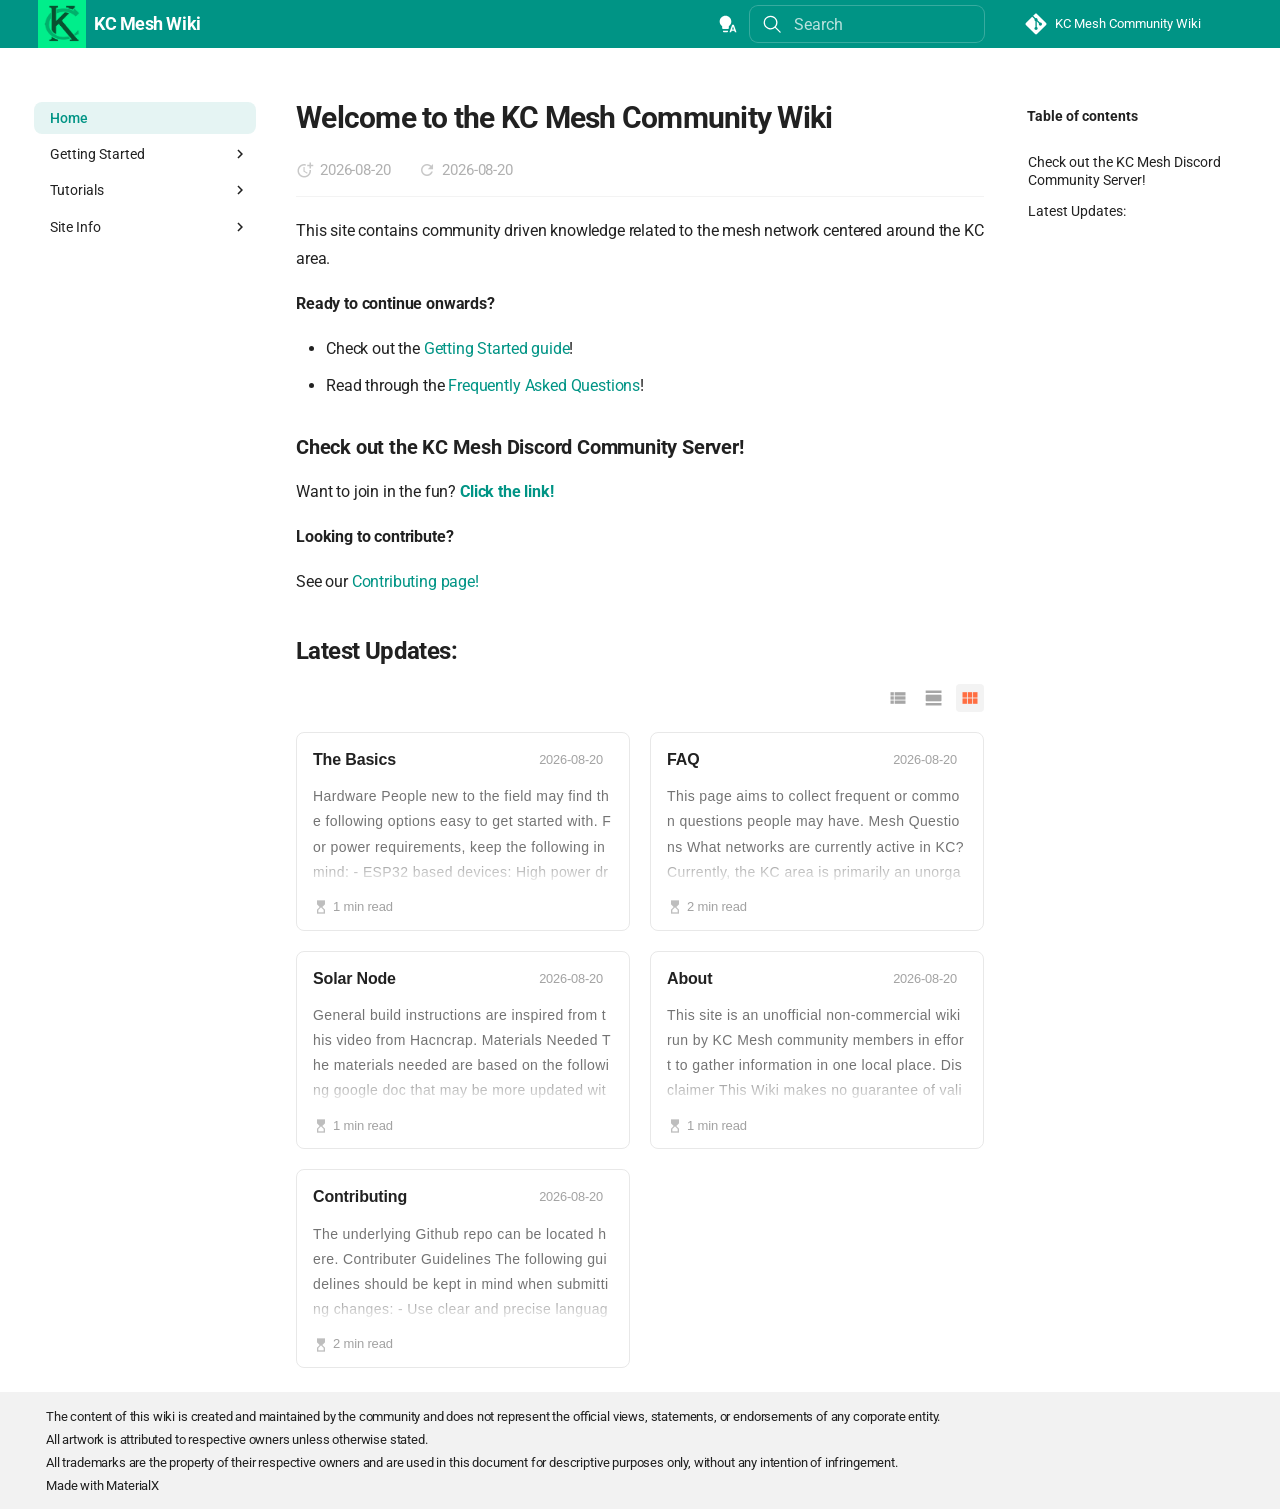
<file: index.html>
<!doctype html>
<html lang="en" class="no-js">
  <head>
    
      <meta charset="utf-8">
      <meta name="viewport" content="width=device-width,initial-scale=1">
      
        <meta name="description" content="KC Mesh community wiki">
      
      
        <meta name="author" content="KC Mesh Community">
      
      
        <link rel="canonical" href="https://kcmesh.wiki/">
      
      
      
        <link rel="next" href="getting-started/">
      
      
        
      
      
      
      
        
        
        
          <link rel="icon" href="assets/images/favicon.png">
        
      
      <meta name="generator" content="mkdocs-1.6.1, mkdocs-materialx-10.2.0">
    
    
      
        <title>KC Mesh Wiki</title>
      
    
    
      <link rel="stylesheet" href="assets/stylesheets/main.d7aee198.min.css">
      
        
        <link rel="stylesheet" href="assets/stylesheets/palette.a45159b5.min.css">
      
    
    

    

    
      
    
    
      
        
        
        <link rel="preconnect" href="https://fonts.gstatic.com" crossorigin>
        <link rel="stylesheet" href="https://fonts.googleapis.com/css?family=Roboto:300,300i,400,400i,700,700i%7CRoboto+Mono:400,400i,700,700i&display=fallback">
        <style>:root{--md-text-font:"Roboto";--md-code-font:"Roboto Mono"}</style>
      
    
    
      <link rel="stylesheet" href="stylesheets/extra.css">
    
      <link rel="stylesheet" href="assets/document_dates/fonts/material-icons.css">
    
      <link rel="stylesheet" href="assets/document_dates/tippy/scale.css">
    
      <link rel="stylesheet" href="assets/document_dates/tippy/tippy.css">
    
      <link rel="stylesheet" href="assets/document_dates/tippy/material.css">
    
      <link rel="stylesheet" href="assets/document_dates/tippy/backdrop.css">
    
      <link rel="stylesheet" href="assets/document_dates/tippy/shift-away.css">
    
      <link rel="stylesheet" href="assets/document_dates/tippy/light.css">
    
      <link rel="stylesheet" href="assets/document_dates/core/core.css">
    
    <script>__md_scope=new URL(".",location),__md_hash=e=>[...e].reduce(((e,_)=>(e<<5)-e+_.charCodeAt(0)),0),__md_get=(e,_=localStorage,t=__md_scope)=>JSON.parse(_.getItem(t.pathname+"."+e)),__md_set=(e,_,t=localStorage,a=__md_scope)=>{try{t.setItem(a.pathname+"."+e,JSON.stringify(_))}catch(e){}}</script>
    
      
  


  <script defer src="https://analytics.hypermew.com/script.js" data-website-id="57d62b30-7a83-4d33-8681-bdd57a28dfb5" data-domains="kcmesh.github.io"></script>
  
    <script>"undefined"!=typeof __md_analytics&&__md_analytics()</script>
  

    
    
  </head>
  
  
  
  
    
    
      
    
    
    
    
    <body dir="ltr" data-md-color-scheme="default" data-md-color-primary="indigo" data-md-color-accent="indigo" data-mx-topbar="primary">
  
    
    <input class="md-toggle" data-md-toggle="drawer" type="checkbox" id="__drawer" autocomplete="off">
    <input class="md-toggle" data-md-toggle="toc" type="checkbox" id="__toc" autocomplete="off">
    <input class="md-toggle" data-md-toggle="search" type="checkbox" id="__search" autocomplete="off">
    <label class="md-overlay" for="__drawer"></label>
    <label class="md-overlay" for="__toc"></label>
    <div data-md-component="skip">
      
        
        <a href="#welcome-to-the-kc-mesh-community-wiki" class="md-skip">
          Skip to content
        </a>
      
    </div>
    <div data-md-component="announce">
      
    </div>
    
    
      

  

<header class="md-header md-header--shadow" data-md-component="header">
  <nav class="md-header__inner md-grid" aria-label="Header">
    <a href="." title="KC Mesh Wiki" class="md-header__button md-logo" aria-label="KC Mesh Wiki" data-md-component="logo">
      
  <img src="assets/images/kcmesh-logo.png" alt="logo">

    </a>
    <label class="md-header__button md-icon" for="__drawer">
      
      <svg xmlns="http://www.w3.org/2000/svg" viewBox="0 0 24 24"><path d="M3 6h18v2H3zm0 5h18v2H3zm0 5h18v2H3z"/></svg>
    </label>
    <div class="md-header__title" data-md-component="header-title">
      <div class="md-header__ellipsis">
        <div class="md-header__topic">
          <span class="md-ellipsis">
            KC Mesh Wiki
          </span>
        </div>
        <div class="md-header__topic" data-md-component="header-topic">
          <span class="md-ellipsis">
            
              Home
            
          </span>
        </div>
      </div>
    </div>
    
      
        <form class="md-header__option" data-md-component="palette">
  
    
    
    
    <input class="md-option" data-md-color-media="(prefers-color-scheme)" data-md-color-scheme="default" data-md-color-primary="indigo" data-md-color-accent="indigo"  aria-label="Switch to Light Mode"  type="radio" name="__palette" id="__palette_0">
    
      <label class="md-header__button md-icon" title="Switch to Light Mode" for="__palette_1" hidden>
        <svg xmlns="http://www.w3.org/2000/svg" viewBox="0 0 24 24"><path d="M9 2C5.13 2 2 5.13 2 9c0 2.38 1.19 4.47 3 5.74V17c0 .55.45 1 1 1h6c.55 0 1-.45 1-1v-2.26c1.81-1.27 3-3.36 3-5.74 0-3.87-3.13-7-7-7M6 21c0 .55.45 1 1 1h4c.55 0 1-.45 1-1v-1H6zm13-8h-2l-3.2 9h1.9l.7-2h3.2l.7 2h1.9zm-2.15 5.65L18 15l1.15 3.65z"/></svg>
      </label>
    
  
    
    
    
    <input class="md-option" data-md-color-media="(prefers-color-scheme: light)" data-md-color-scheme="default" data-md-color-primary="teal" data-md-color-accent="deep-orange"  aria-label="Switch to Dark Mode"  type="radio" name="__palette" id="__palette_1">
    
      <label class="md-header__button md-icon" title="Switch to Dark Mode" for="__palette_2" hidden>
        <svg xmlns="http://www.w3.org/2000/svg" viewBox="0 0 24 24"><path d="M12 2a7 7 0 0 0-7 7c0 2.38 1.19 4.47 3 5.74V17a1 1 0 0 0 1 1h6a1 1 0 0 0 1-1v-2.26c1.81-1.27 3-3.36 3-5.74a7 7 0 0 0-7-7M9 21a1 1 0 0 0 1 1h4a1 1 0 0 0 1-1v-1H9z"/></svg>
      </label>
    
  
    
    
    
    <input class="md-option" data-md-color-media="(prefers-color-scheme: dark)" data-md-color-scheme="slate" data-md-color-primary="teal" data-md-color-accent="yellow"  aria-label="Switch to Auto"  type="radio" name="__palette" id="__palette_2">
    
      <label class="md-header__button md-icon" title="Switch to Auto" for="__palette_0" hidden>
        <svg xmlns="http://www.w3.org/2000/svg" viewBox="0 0 24 24"><path d="M12 2a7 7 0 0 1 7 7c0 2.38-1.19 4.47-3 5.74V17a1 1 0 0 1-1 1H9a1 1 0 0 1-1-1v-2.26C6.19 13.47 5 11.38 5 9a7 7 0 0 1 7-7M9 21v-1h6v1a1 1 0 0 1-1 1h-4a1 1 0 0 1-1-1m3-17a5 5 0 0 0-5 5c0 2.05 1.23 3.81 3 4.58V16h4v-2.42c1.77-.77 3-2.53 3-4.58a5 5 0 0 0-5-5"/></svg>
      </label>
    
  
</form>
      
    
    
      <script>var palette=__md_get("__palette");if(palette&&palette.color){if("(prefers-color-scheme)"===palette.color.media){var media=matchMedia("(prefers-color-scheme: light)"),input=document.querySelector(media.matches?"[data-md-color-media='(prefers-color-scheme: light)']":"[data-md-color-media='(prefers-color-scheme: dark)']");palette.color.media=input.getAttribute("data-md-color-media"),palette.color.scheme=input.getAttribute("data-md-color-scheme"),palette.color.primary=input.getAttribute("data-md-color-primary"),palette.color.accent=input.getAttribute("data-md-color-accent")}for(var[key,value]of Object.entries(palette.color))document.body.setAttribute("data-md-color-"+key,value)}</script>
    
    
    
      
      
        <label class="md-header__button md-icon" for="__search">
          
          <svg xmlns="http://www.w3.org/2000/svg" viewBox="0 0 24 24"><path d="M10.25 2a8.25 8.25 0 0 1 6.34 13.53l5.69 5.69a.749.749 0 0 1-.326 1.275.75.75 0 0 1-.734-.215l-5.69-5.69A8.25 8.25 0 1 1 10.25 2M3.5 10.25a6.75 6.75 0 1 0 13.5 0 6.75 6.75 0 0 0-13.5 0"/></svg>
        </label>
        <div class="md-search" data-md-component="search" role="dialog">
  <label class="md-search__overlay" for="__search"></label>
  <div class="md-search__inner" role="search">
    <form class="md-search__form" name="search">
      <input type="text" class="md-search__input" name="query" aria-label="Search" placeholder="Search" autocapitalize="off" autocorrect="off" autocomplete="off" spellcheck="false" data-md-component="search-query" required>
      <label class="md-search__icon md-icon" for="__search">
        
        <svg xmlns="http://www.w3.org/2000/svg" viewBox="0 0 24 24"><path d="M10.25 2a8.25 8.25 0 0 1 6.34 13.53l5.69 5.69a.749.749 0 0 1-.326 1.275.75.75 0 0 1-.734-.215l-5.69-5.69A8.25 8.25 0 1 1 10.25 2M3.5 10.25a6.75 6.75 0 1 0 13.5 0 6.75 6.75 0 0 0-13.5 0"/></svg>
        
        <svg xmlns="http://www.w3.org/2000/svg" viewBox="0 0 24 24"><path d="M20 11v2H8l5.5 5.5-1.42 1.42L4.16 12l7.92-7.92L13.5 5.5 8 11z"/></svg>
      </label>
      <nav class="md-search__options" aria-label="Search">
        
        <button type="reset" class="md-search__icon md-icon" title="Clear" aria-label="Clear" tabindex="-1">
          
          <svg xmlns="http://www.w3.org/2000/svg" viewBox="0 0 24 24"><path d="M19 6.41 17.59 5 12 10.59 6.41 5 5 6.41 10.59 12 5 17.59 6.41 19 12 13.41 17.59 19 19 17.59 13.41 12z"/></svg>
        </button>
      </nav>
      
    </form>
    <div class="md-search__output">
      <div class="md-search__scrollwrap" tabindex="0">
        <div class="md-search-result md-search-result--pagefind" data-md-component="search-result">
          <div class="md-search-result__meta">
            Initializing search
          </div>
          <ol class="md-search-result__list" role="presentation"></ol>
        </div>
      </div>
    </div>
  </div>
</div>
      
    
    
      <div class="md-header__source">
        <a href="https://github.com/kcmesh/communitywiki" title="Go to repository" class="md-source" data-md-component="source">
  <div class="md-source__icon md-icon">
    
    <svg xmlns="http://www.w3.org/2000/svg" viewBox="0 0 448 512"><!--! Font Awesome Free 7.1.0 by @fontawesome - https://fontawesome.com License - https://fontawesome.com/license/free (Icons: CC BY 4.0, Fonts: SIL OFL 1.1, Code: MIT License) Copyright 2025 Fonticons, Inc.--><path d="M439.6 236.1 244 40.5c-5.4-5.5-12.8-8.5-20.4-8.5s-15 3-20.4 8.4L162.5 81l51.5 51.5c27.1-9.1 52.7 16.8 43.4 43.7l49.7 49.7c34.2-11.8 61.2 31 35.5 56.7-26.5 26.5-70.2-2.9-56-37.3L240.3 199v121.9c25.3 12.5 22.3 41.8 9.1 55-6.4 6.4-15.2 10.1-24.3 10.1s-17.8-3.6-24.3-10.1c-17.6-17.6-11.1-46.9 11.2-56v-123c-20.8-8.5-24.6-30.7-18.6-45L142.6 101 8.5 235.1C3 240.6 0 247.9 0 255.5s3 15 8.5 20.4l195.6 195.7c5.4 5.4 12.7 8.4 20.4 8.4s15-3 20.4-8.4l194.7-194.7c5.4-5.4 8.4-12.8 8.4-20.4s-3-15-8.4-20.4"/></svg>
  </div>
  <div class="md-source__repository">
    KC Mesh Community Wiki
  </div>
</a>
      </div>
    
  </nav>
  
</header>
    
    <div class="md-container" data-md-component="container">
      
      
        
          
        
      
      <main class="md-main" data-md-component="main">
        <div class="md-main__inner md-grid">
          
            
              
              <div class="md-sidebar md-sidebar--primary" data-md-component="sidebar" data-md-type="navigation" >
                <div class="md-sidebar__scrollwrap">
                  <div class="md-sidebar__inner">
                    



<nav class="md-nav md-nav--primary" aria-label="Navigation" data-md-level="0">
  <label class="md-nav__title" for="__drawer">
    <a href="." title="KC Mesh Wiki" class="md-nav__button md-logo" aria-label="KC Mesh Wiki" data-md-component="logo">
      
  <img src="assets/images/kcmesh-logo.png" alt="logo">

    </a>
    KC Mesh Wiki
  </label>
  
    <div class="md-nav__source">
      <a href="https://github.com/kcmesh/communitywiki" title="Go to repository" class="md-source" data-md-component="source">
  <div class="md-source__icon md-icon">
    
    <svg xmlns="http://www.w3.org/2000/svg" viewBox="0 0 448 512"><!--! Font Awesome Free 7.1.0 by @fontawesome - https://fontawesome.com License - https://fontawesome.com/license/free (Icons: CC BY 4.0, Fonts: SIL OFL 1.1, Code: MIT License) Copyright 2025 Fonticons, Inc.--><path d="M439.6 236.1 244 40.5c-5.4-5.5-12.8-8.5-20.4-8.5s-15 3-20.4 8.4L162.5 81l51.5 51.5c27.1-9.1 52.7 16.8 43.4 43.7l49.7 49.7c34.2-11.8 61.2 31 35.5 56.7-26.5 26.5-70.2-2.9-56-37.3L240.3 199v121.9c25.3 12.5 22.3 41.8 9.1 55-6.4 6.4-15.2 10.1-24.3 10.1s-17.8-3.6-24.3-10.1c-17.6-17.6-11.1-46.9 11.2-56v-123c-20.8-8.5-24.6-30.7-18.6-45L142.6 101 8.5 235.1C3 240.6 0 247.9 0 255.5s3 15 8.5 20.4l195.6 195.7c5.4 5.4 12.7 8.4 20.4 8.4s15-3 20.4-8.4l194.7-194.7c5.4-5.4 8.4-12.8 8.4-20.4s-3-15-8.4-20.4"/></svg>
  </div>
  <div class="md-source__repository">
    KC Mesh Community Wiki
  </div>
</a>
    </div>
  
  <ul class="md-nav__list">
    
      
      
  
  
    
  
  
  
    <li class="md-nav__item md-nav__item--active">
      
      <input class="md-nav__toggle md-toggle" type="checkbox" id="__toc">
      
      
        
      
      
        <label class="md-nav__link md-nav__link--active" for="__toc">
          
  
  
  <span class="md-ellipsis">
    
  
    Home
  

    
  </span>
  
  

          <span class="md-nav__icon md-icon"></span>
        </label>
      
      <a href="." class="md-nav__link md-nav__link--active">
        
  
  
  <span class="md-ellipsis">
    
  
    Home
  

    
  </span>
  
  

      </a>
      
        

<nav class="md-nav md-nav--secondary" aria-label="Table of contents">
  
  
  
    
  
  
    <label class="md-nav__title" for="__toc">
      <span class="md-nav__icon md-icon"></span>
      Table of contents
    </label>
    <ul class="md-nav__list" data-md-component="toc">
      
        <li class="md-nav__item">
  <a href="#check-out-the-kc-mesh-discord-community-server" class="md-nav__link">
    <span class="md-ellipsis">
      
        Check out the KC Mesh Discord Community Server!
      
    </span>
  </a>
  
</li>
      
        <li class="md-nav__item">
  <a href="#latest-updates" class="md-nav__link">
    <span class="md-ellipsis">
      
        Latest Updates:
      
    </span>
  </a>
  
</li>
      
    </ul>
  
</nav>
      
    </li>
  

    
      
      
  
  
  
  
    
    
    
    
    
    <li class="md-nav__item md-nav__item--nested">
      
        
        
        <input class="md-nav__toggle md-toggle " type="checkbox" id="__nav_2" >
        
          
          <label class="md-nav__link" for="__nav_2" id="__nav_2_label" tabindex="0">
            
  
  
  <span class="md-ellipsis">
    
  
    Getting Started
  

    
  </span>
  
  

            <span class="md-nav__icon md-icon"></span>
          </label>
        
        <nav class="md-nav" data-md-level="1" aria-labelledby="__nav_2_label" aria-expanded="false">
          <label class="md-nav__title" for="__nav_2">
            <span class="md-nav__icon md-icon"></span>
            
  
    Getting Started
  

          </label>
          <ul class="md-nav__list">
            
              
                
  
  
  
  
    <li class="md-nav__item">
      <a href="getting-started/" class="md-nav__link">
        
  
  
  <span class="md-ellipsis">
    
  
    The Basics
  

    
  </span>
  
  

      </a>
    </li>
  

              
            
              
                
  
  
  
  
    <li class="md-nav__item">
      <a href="faq-general/" class="md-nav__link">
        
  
  
  <span class="md-ellipsis">
    
  
    FAQ
  

    
  </span>
  
  

      </a>
    </li>
  

              
            
          </ul>
        </nav>
      
    </li>
  

    
      
      
  
  
  
  
    
    
    
    
    
    <li class="md-nav__item md-nav__item--nested">
      
        
        
        <input class="md-nav__toggle md-toggle " type="checkbox" id="__nav_3" >
        
          
          <label class="md-nav__link" for="__nav_3" id="__nav_3_label" tabindex="0">
            
  
  
  <span class="md-ellipsis">
    
  
    Tutorials
  

    
  </span>
  
  

            <span class="md-nav__icon md-icon"></span>
          </label>
        
        <nav class="md-nav" data-md-level="1" aria-labelledby="__nav_3_label" aria-expanded="false">
          <label class="md-nav__title" for="__nav_3">
            <span class="md-nav__icon md-icon"></span>
            
  
    Tutorials
  

          </label>
          <ul class="md-nav__list">
            
              
                
  
  
  
  
    <li class="md-nav__item">
      <a href="tutorials/solar-node/" class="md-nav__link">
        
  
  
  <span class="md-ellipsis">
    
  
    Solar Node
  

    
  </span>
  
  

      </a>
    </li>
  

              
            
          </ul>
        </nav>
      
    </li>
  

    
      
      
  
  
  
  
    
    
    
    
    
    <li class="md-nav__item md-nav__item--nested">
      
        
        
        <input class="md-nav__toggle md-toggle " type="checkbox" id="__nav_4" >
        
          
          <label class="md-nav__link" for="__nav_4" id="__nav_4_label" tabindex="0">
            
  
  
  <span class="md-ellipsis">
    
  
    Site Info
  

    
  </span>
  
  

            <span class="md-nav__icon md-icon"></span>
          </label>
        
        <nav class="md-nav" data-md-level="1" aria-labelledby="__nav_4_label" aria-expanded="false">
          <label class="md-nav__title" for="__nav_4">
            <span class="md-nav__icon md-icon"></span>
            
  
    Site Info
  

          </label>
          <ul class="md-nav__list">
            
              
                
  
  
  
  
    <li class="md-nav__item">
      <a href="about/" class="md-nav__link">
        
  
  
  <span class="md-ellipsis">
    
  
    About
  

    
  </span>
  
  

      </a>
    </li>
  

              
            
              
                
  
  
  
  
    <li class="md-nav__item">
      <a href="contributing/" class="md-nav__link">
        
  
  
  <span class="md-ellipsis">
    
  
    Contributing
  

    
  </span>
  
  

      </a>
    </li>
  

              
            
              
                
  
  
  
  
    <li class="md-nav__item">
      <a href="https://github.com/kcmesh/communitywiki/issues" class="md-nav__link">
        
  
  
  <span class="md-ellipsis">
    
  
    Report An Issue!
  

    
  </span>
  
  

      </a>
    </li>
  

              
            
              
                
  
  
  
  
    <li class="md-nav__item">
      <a href="privacy-policy/" class="md-nav__link">
        
  
  
  <span class="md-ellipsis">
    
  
    Privacy Policy
  

    
  </span>
  
  

      </a>
    </li>
  

              
            
          </ul>
        </nav>
      
    </li>
  

    
  </ul>
</nav>
                  </div>
                </div>
              </div>
            
            
              
              <div class="md-sidebar md-sidebar--secondary" data-md-component="sidebar" data-md-type="toc" >
                <div class="md-sidebar__scrollwrap">
                  <div class="md-sidebar__inner">
                    

<nav class="md-nav md-nav--secondary" aria-label="Table of contents">
  
  
  
    
  
  
    <label class="md-nav__title" for="__toc">
      <span class="md-nav__icon md-icon"></span>
      Table of contents
    </label>
    <ul class="md-nav__list" data-md-component="toc">
      
        <li class="md-nav__item">
  <a href="#check-out-the-kc-mesh-discord-community-server" class="md-nav__link">
    <span class="md-ellipsis">
      
        Check out the KC Mesh Discord Community Server!
      
    </span>
  </a>
  
</li>
      
        <li class="md-nav__item">
  <a href="#latest-updates" class="md-nav__link">
    <span class="md-ellipsis">
      
        Latest Updates:
      
    </span>
  </a>
  
</li>
      
    </ul>
  
</nav>
                  </div>
                </div>
              </div>
            
          
          
            <div class="md-content" data-md-component="content">
              
              
              
              <article class="md-content__inner md-typeset" data-pagefind-body>
                
                  
  
  


<h1 id="welcome-to-the-kc-mesh-community-wiki">Welcome to the KC Mesh Community Wiki<a class="headerlink" href="#welcome-to-the-kc-mesh-community-wiki" title="Permanent link">&para;</a></h1>
<div class='document-dates-plugin-wrapper document-dates-top'><div class='document-dates-plugin' locale=''><div class='dd-left'><span class='dd-item' data-tippy-content data-tippy-raw='2026-08-20'><span class='material-icons' data-icon='doc_created'></span><time datetime='2026-08-20T16:39:22+00:00'>2026-08-20</time></span><span class='dd-item' data-tippy-content data-tippy-raw='2026-08-20'><span class='material-icons' data-icon='doc_updated'></span><time datetime='2026-08-20T17:15:32+00:00'>2026-08-20</time></span></div></div></div>
<p>This site contains community driven knowledge related to the mesh network centered around the KC area.</p>
<p><strong>Ready to continue onwards?</strong></p>
<ul>
<li>Check out the <a href="getting-started/">Getting Started guide</a>!</li>
<li>Read through the <a href="faq-general/">Frequently Asked Questions</a>!</li>
</ul>
<h3 id="check-out-the-kc-mesh-discord-community-server">Check out the KC Mesh Discord Community Server!<a class="headerlink" href="#check-out-the-kc-mesh-discord-community-server" title="Permanent link">&para;</a></h3>
<p>Want to join in the fun? <a href="https://discord.gg/yr2QTFSvzN"><strong>Click the link!</strong></a></p>
<p><strong>Looking to contribute?</strong></p>
<p>See our <a href="contributing/">Contributing page!</a></p>
<h2 id="latest-updates">Latest Updates:<a class="headerlink" href="#latest-updates" title="Permanent link">&para;</a></h2><style>
/* --- 视图选择器 --- */
.article-layout-switcher {
    display: flex;
    justify-content: flex-end;
    /* margin-bottom: 20px; */
}
.article-layout-switcher button + button {
    margin-left: 8px;
}
.article-layout-switcher button {
    background: transparent;
    border: none;
    cursor: pointer;
    padding: 4px;
    border-radius: 4px;
    display: flex;
    align-items: center;
    color: var(--md-typeset-color, #1c1c1c);
    opacity: 0.4;
    transition: all 0.2s;
}
.article-layout-switcher button:hover {
    background: rgba(142, 142, 142, 0.1);
    opacity: 0.8;
}
.article-layout-switcher button.is-active {
    opacity: 1;
    color: var(--md-accent-fg-color, blue);
    background: rgba(142, 142, 142, 0.1);
}
.article-layout-switcher .material-icons {
    font-size: 20px;
}

/* --- 三种视图 --- */
.article-grid {
    display: grid;
    grid-template-columns: repeat(auto-fit, minmax(300px, 1fr));
    gap: 20px;
    margin: 20px 0;
    /* transition: all 0.2s ease; */
}
.article-grid.is-detail {
    grid-template-columns: minmax(0, 1fr);
    margin-left: auto;
    margin-right: auto;
}
.article-grid.is-detail .card-summary {
    --summary-lines: var(--summary-lines-detail);
}
.article-grid.is-detail .card-cover {
    width: 135px;
    height: 90px;
}
.article-grid.is-list {
    margin-left: auto;
    margin-right: auto;

    border: 1px solid rgba(142, 142, 142, 0.2);
    border-radius: 8px;
    row-gap: 0;
    padding: 12px;
}
.article-grid.is-list .card-body {
    display: none;
}
.article-grid.is-list .card-footer {
    display: none;
}
.article-grid.is-list .article-card {
    border: none;
    border-radius: 0;
    padding: 8px;
}
.article-grid.is-list .card-title {
    font-weight: 400;
    color: var(--md-typeset-a-color, #0077cc);

    white-space: nowrap;
    overflow: hidden;
    text-overflow: ellipsis;
    min-width: 0;
}
.article-grid.is-list .card-date {
    margin-right: 0;
}

/* --- Card --- */
.article-card {
    border: 1px solid rgba(142, 142, 142, 0.2);
    border-radius: 8px;
    padding: 16px;
    font-family: sans-serif;
    box-sizing: border-box;
    display: flex;
    flex-direction: column;
    height:100%;
}

/* --- Header --- */
.card-header {
    display: flex;
    justify-content: space-between;
    align-items: baseline;
    text-decoration: none;
}
.card-title {
    font-weight: 700;
    line-height: 1.4;
    color: var(--md-typeset-color, #1c1c1c);
    margin-right: 12px;
}
.card-date {
    font-size: 0.8em;
    color: rgba(100, 100, 100, 0.6);
    white-space: nowrap;
    margin-right: 10px;
    /* 补偿 baseline 布局时字体度量的误差 */
    transform: translateY(-1px);
}
.card-header:hover,
.card-header:focus {
    text-decoration: none !important;
}
.card-header:hover .card-title {
    color: var(--md-accent-fg-color, blue);
    text-decoration: underline;
}

/* --- Body --- */
.card-body {
    margin-top: 12px;
}
.card-summary {
    --summary-lines: var(--summary-lines-grid, 4);
    --lh: 1.8em;

    line-height: var(--lh);
    max-height: calc(var(--summary-lines) * var(--lh));

    overflow: clip;
    pointer-events: none;

    color: var(--md-default-fg-color--light, rgb(121, 121, 121));
    font-size: 0.7rem;
    letter-spacing: 0.02rem;
    word-break: break-all;

    -webkit-mask-image: linear-gradient(
        to bottom,
        black calc(100% - var(--lh)*1.2),
        transparent 100%
    );
    mask-image: linear-gradient(
        to bottom,
        black calc(100% - var(--lh)*1.2),
        transparent 100%
    );
}
.card-cover {
    float: right;
    width: 105px;
    height: 70px;
    margin: 2px 0 0 10px;
    border-radius: 4px;
    overflow: hidden;

    transition: filter 0.3s ease;

    /* Safari 圆角闪烁修复 */
    transform: translateZ(0);
    will-change: transform;
    -webkit-mask-image: -webkit-radial-gradient(white, black);
    isolation: isolate;
}
.card-cover:hover {
    filter: brightness(0.8);
}
.card-cover a {
    display: block;
    width: 100%;
    height: 100%;
}
.card-cover img {
    width: 100%;
    height: 100%;
    object-fit: cover;
    margin: 0 !important;

    /* 避免 layer 升降级 */
    transform: scale(1.1) translateZ(0);
    transition: transform 0.4s ease-out;
    /* 防 Safari 重绘抖动 */
    backface-visibility: hidden;
    will-change: transform;
}
.card-cover:hover img {
    transform: scale(1.1) translateX(4px) translateZ(0);
}
.card-body::after {
    content: "";
    display: block;
    clear: both;
}

/* --- Footer --- */
.card-footer {
    display: flex;
    align-items: center;
    margin-top: auto;
    padding-top: 12px;
    margin-bottom: -4px;
    font-size: 0.75rem;
    line-height: 1.6;
}
.card-footer .read-time {
    display: inline-flex;
    align-items: center;
    font-size: 0.65rem;
    color: rgba(100, 100, 100, 0.6);
    white-space: nowrap;
    margin-right: 12px;
}
.card-footer .read-time-icon {
    font-size: 0.8rem;
    opacity: .7;
    margin-right: 4px;
}

.md-typeset .md-tags:not([hidden]) {
    margin: 0 0 0 auto;
    display: flex;
    align-items: center;
    min-width: 0;
    gap: 0;
    flex-wrap: nowrap;
    overflow: hidden;
}
.md-typeset .md-tag {
    font-weight: 400;
    flex-shrink: 0;
    gap: 0;
    color: var(--md-default-fg-color--light);
    margin-right: 6px;
}
.md-typeset .md-tag-icon::before {
    margin-right: 4px;
}
</style>

<div class="article-layout-switcher">
    <button class="layout-list-btn"><span class="material-icons">view_list</span></button>
    <button class="layout-detail-btn"><span class="material-icons">view_day</span></button>
    <button class="layout-grid-btn"><span class="material-icons">view_module</span></button>
</div>

<div class="article-grid"
     style="
        --summary-lines-grid: 4;
        --summary-lines-detail: 6;
     ">
    <div class="article-card">
        <a class="card-header" href="/getting-started/" target="_blank">
            <div class="card-title">The Basics</div>
            <time class="dd-timeago card-date" datetime="2026-08-20T18:23:22+00:00">2026-08-20</time>
        </a>
        <div class="card-body">
            <div class="card-summary">Hardware  People new to the field may find the following options easy to get started with.  For power requirements, keep the following in mind:  - ESP32 based devices: High power draw, will likely require hardwired power.  - NRF based devices: Low power draw. They can run entirely on batteries for days or weeks.   Getting Help  - Read through the FAQ  - Join the KC Mesh Discord</div>
        </div>
        <div class="card-footer">
            <span class="read-time"><span class="read-time-icon material-icons">hourglass_top</span>1 min read</span>
        </div>
    </div>
    <div class="article-card">
        <a class="card-header" href="/faq-general/" target="_blank">
            <div class="card-title">FAQ</div>
            <time class="dd-timeago card-date" datetime="2026-08-20T18:00:27+00:00">2026-08-20</time>
        </a>
        <div class="card-body">
            <div class="card-summary">This page aims to collect frequent or common questions people may have.   Mesh Questions   What networks are currently active in KC?  Currently, the KC area is primarily an unorganized meshtastic group.  Select areas may also have Meshcore nodes and repeaters as well.   Hardware Questions   What antenna should I get?  If you are starting out, ^^stick to known good brands stay around 3-5 dBi^^ for antennas.  Rokland is one such decent supplier of LoRa antennas.  ALFA 5dBi antennas are popular and can be had for reasonable prices from rokland.</div>
        </div>
        <div class="card-footer">
            <span class="read-time"><span class="read-time-icon material-icons">hourglass_top</span>2 min read</span>
        </div>
    </div>
    <div class="article-card">
        <a class="card-header" href="/tutorials/solar-node/" target="_blank">
            <div class="card-title">Solar Node</div>
            <time class="dd-timeago card-date" datetime="2026-08-20T18:00:27+00:00">2026-08-20</time>
        </a>
        <div class="card-body">
            <div class="card-summary">General build instructions are inspired from this video from Hacncrap.   Materials Needed  The materials needed are based on the following google doc that may be more updated with links than this guide.  with helpful info  Note that this equipment list has both a RAK module option and a Seeed XIAO option for the LoRa board to install Meshtastic/Meshcore on. You will only need one of these LoRa boards.  - Total estimate price for RAK build: $67.74  - Total estimate price for Seeed build: $47.35   Instructions  TODO</div>
        </div>
        <div class="card-footer">
            <span class="read-time"><span class="read-time-icon material-icons">hourglass_top</span>1 min read</span>
        </div>
    </div>
    <div class="article-card">
        <a class="card-header" href="/about/" target="_blank">
            <div class="card-title">About</div>
            <time class="dd-timeago card-date" datetime="2026-08-20T16:39:22+00:00">2026-08-20</time>
        </a>
        <div class="card-body">
            <div class="card-summary">This site is an unofficial non-commercial wiki run by KC Mesh community members in effort to gather information in one local place.   Disclaimer  This Wiki makes no guarantee of validity or accuracy  Although we strive to be as accurate as possible, The KC Mesh community wiki is created almost completely by its contributors, who may submit invalid or unreliable information.  Please be aware that any information you may find in The KC Mesh community wiki may be inaccurate, misleading or dangerous — although most information presented on The KC Mesh community wiki has been "reviewed" and corrected by other volunteers. None of the authors, contributors, sponsors, administrators, sysops, vandals, or anyone else connected with The KC Mesh community wiki, in any way whatsoever, can be responsible for your use of the information contained in or linked from The KC Mesh community wiki.   Legal  No copyright or trademark infringement is intended in using content from other corporations and businesses mentioned on the KC Mesh community wiki.  The content of this wiki is created and maintained by the community and does not represent the official views, statements, or endorsements of any corporation. All contributions are made voluntarily by individual users and do not reflect the opinions or policies of any business, its affiliates, or representatives.  Information contributed to the KC Mesh Community Wiki is licensed under CC BY-NC-SA 4.0</div>
        </div>
        <div class="card-footer">
            <span class="read-time"><span class="read-time-icon material-icons">hourglass_top</span>1 min read</span>
        </div>
    </div>
    <div class="article-card">
        <a class="card-header" href="/contributing/" target="_blank">
            <div class="card-title">Contributing</div>
            <time class="dd-timeago card-date" datetime="2026-08-20T16:39:22+00:00">2026-08-20</time>
        </a>
        <div class="card-body">
            <div class="card-summary">The underlying Github repo can be located here.   Contributer Guidelines  The following guidelines should be kept in mind when submitting changes:  - Use clear and precise language, avoiding slang or acronyms without explanation.  - Do not provide guides to facilitate illegal activity.  - This includes but is not restricted to: jamming, illegal radio transmitting, and defeating regional frequency locks  - Do not provide direct links to items that allow the enablement of illegal activity  - Keep your writing tone non-biased and professional.  - if you upload any images, please try to keep them below 2 Megabytes in size.   Text Formatting Examples</div>
        </div>
        <div class="card-footer">
            <span class="read-time"><span class="read-time-icon material-icons">hourglass_top</span>2 min read</span>
        </div>
    </div>
</div>









  




                
              </article>
            </div>
          
          
<script>var target=document.getElementById(location.hash.slice(1));target&&target.name&&(target.checked=target.name.startsWith("__tabbed_"))</script>
        </div>
          <div class="md-top" data-md-component="top" hidden>
  <div class="md-top__center">
    <button type="button" class="md-top__button md-top__button--main" data-md-action="top">
      
      <svg xmlns="http://www.w3.org/2000/svg" viewBox="0 0 24 24"><path d="M13 20h-2V8l-5.5 5.5-1.42-1.42L12 4.16l7.92 7.92-1.42 1.42L13 8z"/></svg>
      <span>Back to top</span>
    </button>
    
      
      
      <label class="md-top__button md-top__side md-top__side--nav" for="__drawer" >
        <svg xmlns="http://www.w3.org/2000/svg" fill="none" stroke="currentColor" stroke-linecap="round" stroke-linejoin="round" stroke-width="2" class="lucide lucide-panel-left" viewBox="0 0 24 24"><rect width="18" height="18" x="3" y="3" rx="2"/><path d="M9 3v18"/></svg>
      </label>
    
    
      
      
      <label class="md-top__button md-top__side md-top__side--toc" for="__toc" >
        <svg xmlns="http://www.w3.org/2000/svg" fill="none" stroke="currentColor" stroke-linecap="round" stroke-linejoin="round" stroke-width="2" class="lucide lucide-panel-right" viewBox="0 0 24 24"><rect width="18" height="18" x="3" y="3" rx="2"/><path d="M15 3v18"/></svg>
      </label>
    
  </div>
</div>
      </main>
      
        <footer class="md-footer">
  
  <div class="md-footer-meta md-typeset">
    <div class="md-footer-meta__inner md-grid">
      <div class="md-copyright">
  
    <div class="md-copyright__highlight">
      The content of this wiki is created and maintained by the community and does not represent the official views, statements, or endorsements of any corporate entity. <div>All artwork is attributed to respective owners unless otherwise stated. <div>All trademarks are the property of their respective owners and are used in this document for descriptive purposes only, without any intention of infringement.
    </div>
  
  
    Made with
    <a href="https://jaywhj.github.io/mkdocs-materialx/" target="_blank" rel="noopener">
      MaterialX
    </a>
  
</div>
      
    </div>
  </div>
</footer>
      
    </div>
    <div class="md-dialog" data-md-component="dialog">
      <div class="md-dialog__inner md-typeset"></div>
    </div>
    
    
    
      
      
      
      
        
        
          
          
        
      <script id="__config" type="application/json">{"annotate": null, "base": ".", "code": null, "features": [], "search": {"options": {"baseUrl": ".", "bundleUrl": "search/", "highlight": false, "searchOptions": {}}, "provider": "pagefind"}, "tags": null, "translations": {"clipboard.copied": "Copied to clipboard", "clipboard.copy": "Copy to clipboard", "code.collapse": "Collapse", "code.download": "Download", "code.expand": "Expand remaining # lines", "code.select": "Toggle line selection", "search.offline": "Switch to Lunr for offline search", "search.result.more.one": "1 more on this page", "search.result.more.other": "# more on this page", "search.result.none": "No matching documents", "search.result.one": "1 matching document", "search.result.other": "# matching documents", "search.result.placeholder": "Type to start searching", "search.result.term.missing": "Missing", "select.version": "Select version"}, "version": null}</script>
    
    
      <script src="assets/javascripts/bundle.44453a05.min.js"></script>
      
        <script src="assets/document_dates/tippy/popper.min.js"></script>
      
        <script src="assets/document_dates/tippy/tippy.umd.min.js"></script>
      
        <script src="assets/document_dates/core/md5.min.js"></script>
      
        <script src="assets/document_dates/core/default.config.js"></script>
      
        <script src="assets/document_dates/core/utils.js"></script>
      
        <script src="assets/document_dates/core/core.js"></script>
      
    
  </body>
</html>
</file>
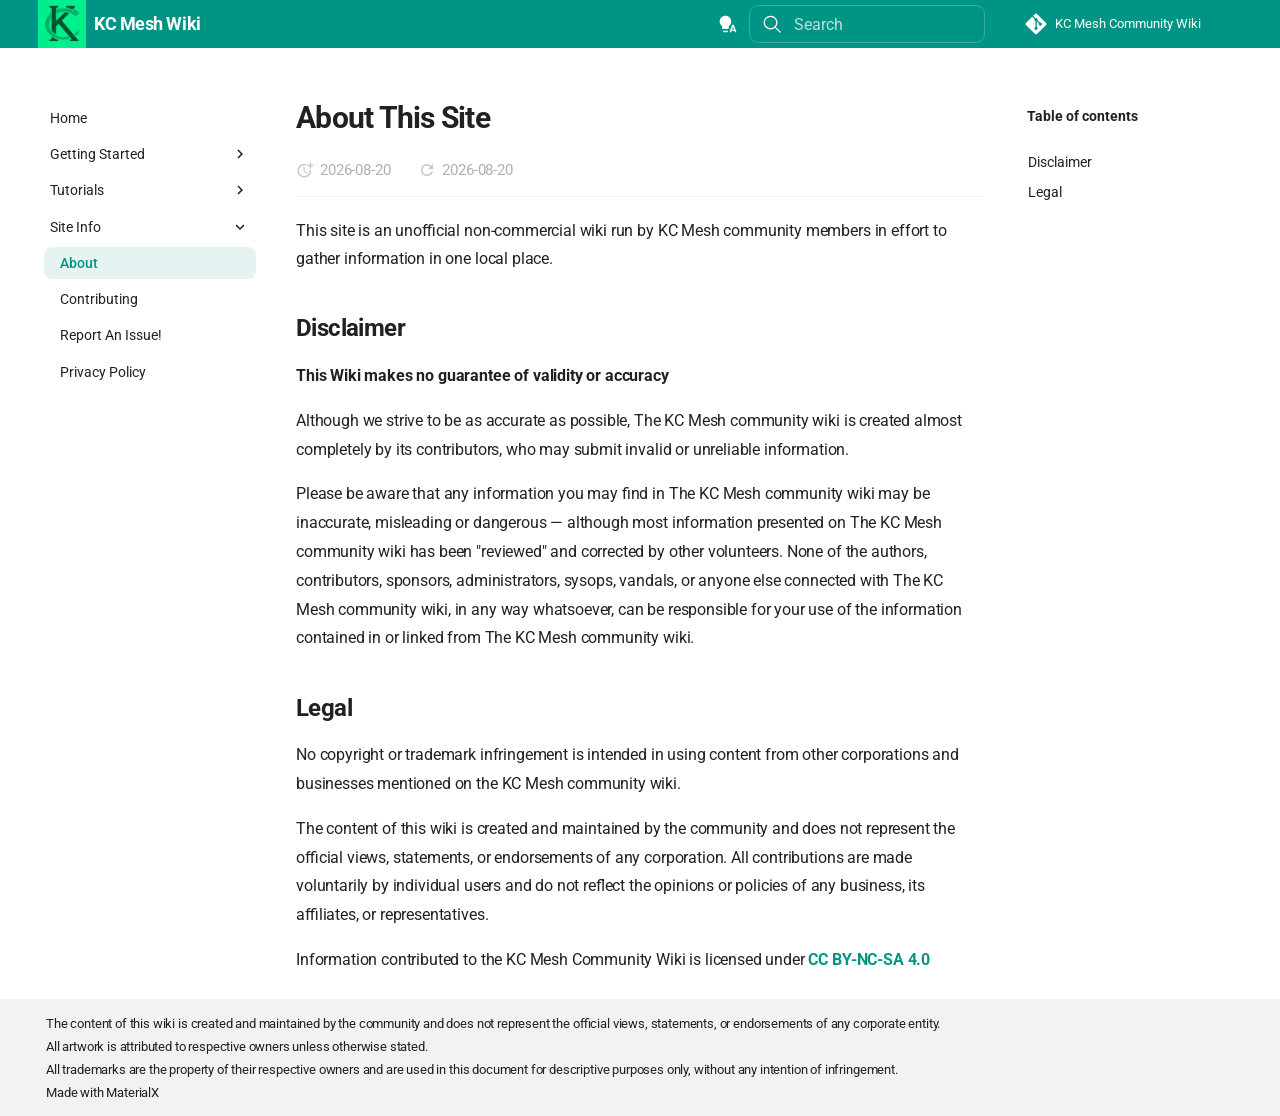
<file: about/index.html>
<!doctype html>
<html lang="en" class="no-js">
  <head>
    
      <meta charset="utf-8">
      <meta name="viewport" content="width=device-width,initial-scale=1">
      
        <meta name="description" content="KC Mesh community wiki">
      
      
        <meta name="author" content="KC Mesh Community">
      
      
        <link rel="canonical" href="https://kcmesh.wiki/about/">
      
      
        <link rel="prev" href="../tutorials/solar-node/">
      
      
        <link rel="next" href="../contributing/">
      
      
        
      
      
      
      
        
        
        
          <link rel="icon" href="../assets/images/favicon.png">
        
      
      <meta name="generator" content="mkdocs-1.6.1, mkdocs-materialx-10.2.0">
    
    
      
        <title>About - KC Mesh Wiki</title>
      
    
    
      <link rel="stylesheet" href="../assets/stylesheets/main.d7aee198.min.css">
      
        
        <link rel="stylesheet" href="../assets/stylesheets/palette.a45159b5.min.css">
      
    
    

    

    
      
    
    
      
        
        
        <link rel="preconnect" href="https://fonts.gstatic.com" crossorigin>
        <link rel="stylesheet" href="https://fonts.googleapis.com/css?family=Roboto:300,300i,400,400i,700,700i%7CRoboto+Mono:400,400i,700,700i&display=fallback">
        <style>:root{--md-text-font:"Roboto";--md-code-font:"Roboto Mono"}</style>
      
    
    
      <link rel="stylesheet" href="../stylesheets/extra.css">
    
      <link rel="stylesheet" href="../assets/document_dates/fonts/material-icons.css">
    
      <link rel="stylesheet" href="../assets/document_dates/tippy/scale.css">
    
      <link rel="stylesheet" href="../assets/document_dates/tippy/tippy.css">
    
      <link rel="stylesheet" href="../assets/document_dates/tippy/material.css">
    
      <link rel="stylesheet" href="../assets/document_dates/tippy/backdrop.css">
    
      <link rel="stylesheet" href="../assets/document_dates/tippy/shift-away.css">
    
      <link rel="stylesheet" href="../assets/document_dates/tippy/light.css">
    
      <link rel="stylesheet" href="../assets/document_dates/core/core.css">
    
    <script>__md_scope=new URL("..",location),__md_hash=e=>[...e].reduce(((e,_)=>(e<<5)-e+_.charCodeAt(0)),0),__md_get=(e,_=localStorage,t=__md_scope)=>JSON.parse(_.getItem(t.pathname+"."+e)),__md_set=(e,_,t=localStorage,a=__md_scope)=>{try{t.setItem(a.pathname+"."+e,JSON.stringify(_))}catch(e){}}</script>
    
      
  


  <script defer src="https://analytics.hypermew.com/script.js" data-website-id="57d62b30-7a83-4d33-8681-bdd57a28dfb5" data-domains="kcmesh.github.io"></script>
  
    <script>"undefined"!=typeof __md_analytics&&__md_analytics()</script>
  

    
    
  </head>
  
  
  
  
    
    
      
    
    
    
    
    <body dir="ltr" data-md-color-scheme="default" data-md-color-primary="indigo" data-md-color-accent="indigo" data-mx-topbar="primary">
  
    
    <input class="md-toggle" data-md-toggle="drawer" type="checkbox" id="__drawer" autocomplete="off">
    <input class="md-toggle" data-md-toggle="toc" type="checkbox" id="__toc" autocomplete="off">
    <input class="md-toggle" data-md-toggle="search" type="checkbox" id="__search" autocomplete="off">
    <label class="md-overlay" for="__drawer"></label>
    <label class="md-overlay" for="__toc"></label>
    <div data-md-component="skip">
      
        
        <a href="#about-this-site" class="md-skip">
          Skip to content
        </a>
      
    </div>
    <div data-md-component="announce">
      
    </div>
    
    
      

  

<header class="md-header md-header--shadow" data-md-component="header">
  <nav class="md-header__inner md-grid" aria-label="Header">
    <a href=".." title="KC Mesh Wiki" class="md-header__button md-logo" aria-label="KC Mesh Wiki" data-md-component="logo">
      
  <img src="../assets/images/kcmesh-logo.png" alt="logo">

    </a>
    <label class="md-header__button md-icon" for="__drawer">
      
      <svg xmlns="http://www.w3.org/2000/svg" viewBox="0 0 24 24"><path d="M3 6h18v2H3zm0 5h18v2H3zm0 5h18v2H3z"/></svg>
    </label>
    <div class="md-header__title" data-md-component="header-title">
      <div class="md-header__ellipsis">
        <div class="md-header__topic">
          <span class="md-ellipsis">
            KC Mesh Wiki
          </span>
        </div>
        <div class="md-header__topic" data-md-component="header-topic">
          <span class="md-ellipsis">
            
              About
            
          </span>
        </div>
      </div>
    </div>
    
      
        <form class="md-header__option" data-md-component="palette">
  
    
    
    
    <input class="md-option" data-md-color-media="(prefers-color-scheme)" data-md-color-scheme="default" data-md-color-primary="indigo" data-md-color-accent="indigo"  aria-label="Switch to Light Mode"  type="radio" name="__palette" id="__palette_0">
    
      <label class="md-header__button md-icon" title="Switch to Light Mode" for="__palette_1" hidden>
        <svg xmlns="http://www.w3.org/2000/svg" viewBox="0 0 24 24"><path d="M9 2C5.13 2 2 5.13 2 9c0 2.38 1.19 4.47 3 5.74V17c0 .55.45 1 1 1h6c.55 0 1-.45 1-1v-2.26c1.81-1.27 3-3.36 3-5.74 0-3.87-3.13-7-7-7M6 21c0 .55.45 1 1 1h4c.55 0 1-.45 1-1v-1H6zm13-8h-2l-3.2 9h1.9l.7-2h3.2l.7 2h1.9zm-2.15 5.65L18 15l1.15 3.65z"/></svg>
      </label>
    
  
    
    
    
    <input class="md-option" data-md-color-media="(prefers-color-scheme: light)" data-md-color-scheme="default" data-md-color-primary="teal" data-md-color-accent="deep-orange"  aria-label="Switch to Dark Mode"  type="radio" name="__palette" id="__palette_1">
    
      <label class="md-header__button md-icon" title="Switch to Dark Mode" for="__palette_2" hidden>
        <svg xmlns="http://www.w3.org/2000/svg" viewBox="0 0 24 24"><path d="M12 2a7 7 0 0 0-7 7c0 2.38 1.19 4.47 3 5.74V17a1 1 0 0 0 1 1h6a1 1 0 0 0 1-1v-2.26c1.81-1.27 3-3.36 3-5.74a7 7 0 0 0-7-7M9 21a1 1 0 0 0 1 1h4a1 1 0 0 0 1-1v-1H9z"/></svg>
      </label>
    
  
    
    
    
    <input class="md-option" data-md-color-media="(prefers-color-scheme: dark)" data-md-color-scheme="slate" data-md-color-primary="teal" data-md-color-accent="yellow"  aria-label="Switch to Auto"  type="radio" name="__palette" id="__palette_2">
    
      <label class="md-header__button md-icon" title="Switch to Auto" for="__palette_0" hidden>
        <svg xmlns="http://www.w3.org/2000/svg" viewBox="0 0 24 24"><path d="M12 2a7 7 0 0 1 7 7c0 2.38-1.19 4.47-3 5.74V17a1 1 0 0 1-1 1H9a1 1 0 0 1-1-1v-2.26C6.19 13.47 5 11.38 5 9a7 7 0 0 1 7-7M9 21v-1h6v1a1 1 0 0 1-1 1h-4a1 1 0 0 1-1-1m3-17a5 5 0 0 0-5 5c0 2.05 1.23 3.81 3 4.58V16h4v-2.42c1.77-.77 3-2.53 3-4.58a5 5 0 0 0-5-5"/></svg>
      </label>
    
  
</form>
      
    
    
      <script>var palette=__md_get("__palette");if(palette&&palette.color){if("(prefers-color-scheme)"===palette.color.media){var media=matchMedia("(prefers-color-scheme: light)"),input=document.querySelector(media.matches?"[data-md-color-media='(prefers-color-scheme: light)']":"[data-md-color-media='(prefers-color-scheme: dark)']");palette.color.media=input.getAttribute("data-md-color-media"),palette.color.scheme=input.getAttribute("data-md-color-scheme"),palette.color.primary=input.getAttribute("data-md-color-primary"),palette.color.accent=input.getAttribute("data-md-color-accent")}for(var[key,value]of Object.entries(palette.color))document.body.setAttribute("data-md-color-"+key,value)}</script>
    
    
    
      
      
        <label class="md-header__button md-icon" for="__search">
          
          <svg xmlns="http://www.w3.org/2000/svg" viewBox="0 0 24 24"><path d="M10.25 2a8.25 8.25 0 0 1 6.34 13.53l5.69 5.69a.749.749 0 0 1-.326 1.275.75.75 0 0 1-.734-.215l-5.69-5.69A8.25 8.25 0 1 1 10.25 2M3.5 10.25a6.75 6.75 0 1 0 13.5 0 6.75 6.75 0 0 0-13.5 0"/></svg>
        </label>
        <div class="md-search" data-md-component="search" role="dialog">
  <label class="md-search__overlay" for="__search"></label>
  <div class="md-search__inner" role="search">
    <form class="md-search__form" name="search">
      <input type="text" class="md-search__input" name="query" aria-label="Search" placeholder="Search" autocapitalize="off" autocorrect="off" autocomplete="off" spellcheck="false" data-md-component="search-query" required>
      <label class="md-search__icon md-icon" for="__search">
        
        <svg xmlns="http://www.w3.org/2000/svg" viewBox="0 0 24 24"><path d="M10.25 2a8.25 8.25 0 0 1 6.34 13.53l5.69 5.69a.749.749 0 0 1-.326 1.275.75.75 0 0 1-.734-.215l-5.69-5.69A8.25 8.25 0 1 1 10.25 2M3.5 10.25a6.75 6.75 0 1 0 13.5 0 6.75 6.75 0 0 0-13.5 0"/></svg>
        
        <svg xmlns="http://www.w3.org/2000/svg" viewBox="0 0 24 24"><path d="M20 11v2H8l5.5 5.5-1.42 1.42L4.16 12l7.92-7.92L13.5 5.5 8 11z"/></svg>
      </label>
      <nav class="md-search__options" aria-label="Search">
        
        <button type="reset" class="md-search__icon md-icon" title="Clear" aria-label="Clear" tabindex="-1">
          
          <svg xmlns="http://www.w3.org/2000/svg" viewBox="0 0 24 24"><path d="M19 6.41 17.59 5 12 10.59 6.41 5 5 6.41 10.59 12 5 17.59 6.41 19 12 13.41 17.59 19 19 17.59 13.41 12z"/></svg>
        </button>
      </nav>
      
    </form>
    <div class="md-search__output">
      <div class="md-search__scrollwrap" tabindex="0">
        <div class="md-search-result md-search-result--pagefind" data-md-component="search-result">
          <div class="md-search-result__meta">
            Initializing search
          </div>
          <ol class="md-search-result__list" role="presentation"></ol>
        </div>
      </div>
    </div>
  </div>
</div>
      
    
    
      <div class="md-header__source">
        <a href="https://github.com/kcmesh/communitywiki" title="Go to repository" class="md-source" data-md-component="source">
  <div class="md-source__icon md-icon">
    
    <svg xmlns="http://www.w3.org/2000/svg" viewBox="0 0 448 512"><!--! Font Awesome Free 7.1.0 by @fontawesome - https://fontawesome.com License - https://fontawesome.com/license/free (Icons: CC BY 4.0, Fonts: SIL OFL 1.1, Code: MIT License) Copyright 2025 Fonticons, Inc.--><path d="M439.6 236.1 244 40.5c-5.4-5.5-12.8-8.5-20.4-8.5s-15 3-20.4 8.4L162.5 81l51.5 51.5c27.1-9.1 52.7 16.8 43.4 43.7l49.7 49.7c34.2-11.8 61.2 31 35.5 56.7-26.5 26.5-70.2-2.9-56-37.3L240.3 199v121.9c25.3 12.5 22.3 41.8 9.1 55-6.4 6.4-15.2 10.1-24.3 10.1s-17.8-3.6-24.3-10.1c-17.6-17.6-11.1-46.9 11.2-56v-123c-20.8-8.5-24.6-30.7-18.6-45L142.6 101 8.5 235.1C3 240.6 0 247.9 0 255.5s3 15 8.5 20.4l195.6 195.7c5.4 5.4 12.7 8.4 20.4 8.4s15-3 20.4-8.4l194.7-194.7c5.4-5.4 8.4-12.8 8.4-20.4s-3-15-8.4-20.4"/></svg>
  </div>
  <div class="md-source__repository">
    KC Mesh Community Wiki
  </div>
</a>
      </div>
    
  </nav>
  
</header>
    
    <div class="md-container" data-md-component="container">
      
      
        
          
        
      
      <main class="md-main" data-md-component="main">
        <div class="md-main__inner md-grid">
          
            
              
              <div class="md-sidebar md-sidebar--primary" data-md-component="sidebar" data-md-type="navigation" >
                <div class="md-sidebar__scrollwrap">
                  <div class="md-sidebar__inner">
                    



<nav class="md-nav md-nav--primary" aria-label="Navigation" data-md-level="0">
  <label class="md-nav__title" for="__drawer">
    <a href=".." title="KC Mesh Wiki" class="md-nav__button md-logo" aria-label="KC Mesh Wiki" data-md-component="logo">
      
  <img src="../assets/images/kcmesh-logo.png" alt="logo">

    </a>
    KC Mesh Wiki
  </label>
  
    <div class="md-nav__source">
      <a href="https://github.com/kcmesh/communitywiki" title="Go to repository" class="md-source" data-md-component="source">
  <div class="md-source__icon md-icon">
    
    <svg xmlns="http://www.w3.org/2000/svg" viewBox="0 0 448 512"><!--! Font Awesome Free 7.1.0 by @fontawesome - https://fontawesome.com License - https://fontawesome.com/license/free (Icons: CC BY 4.0, Fonts: SIL OFL 1.1, Code: MIT License) Copyright 2025 Fonticons, Inc.--><path d="M439.6 236.1 244 40.5c-5.4-5.5-12.8-8.5-20.4-8.5s-15 3-20.4 8.4L162.5 81l51.5 51.5c27.1-9.1 52.7 16.8 43.4 43.7l49.7 49.7c34.2-11.8 61.2 31 35.5 56.7-26.5 26.5-70.2-2.9-56-37.3L240.3 199v121.9c25.3 12.5 22.3 41.8 9.1 55-6.4 6.4-15.2 10.1-24.3 10.1s-17.8-3.6-24.3-10.1c-17.6-17.6-11.1-46.9 11.2-56v-123c-20.8-8.5-24.6-30.7-18.6-45L142.6 101 8.5 235.1C3 240.6 0 247.9 0 255.5s3 15 8.5 20.4l195.6 195.7c5.4 5.4 12.7 8.4 20.4 8.4s15-3 20.4-8.4l194.7-194.7c5.4-5.4 8.4-12.8 8.4-20.4s-3-15-8.4-20.4"/></svg>
  </div>
  <div class="md-source__repository">
    KC Mesh Community Wiki
  </div>
</a>
    </div>
  
  <ul class="md-nav__list">
    
      
      
  
  
  
  
    <li class="md-nav__item">
      <a href=".." class="md-nav__link">
        
  
  
  <span class="md-ellipsis">
    
  
    Home
  

    
  </span>
  
  

      </a>
    </li>
  

    
      
      
  
  
  
  
    
    
    
    
    
    <li class="md-nav__item md-nav__item--nested">
      
        
        
        <input class="md-nav__toggle md-toggle " type="checkbox" id="__nav_2" >
        
          
          <label class="md-nav__link" for="__nav_2" id="__nav_2_label" tabindex="0">
            
  
  
  <span class="md-ellipsis">
    
  
    Getting Started
  

    
  </span>
  
  

            <span class="md-nav__icon md-icon"></span>
          </label>
        
        <nav class="md-nav" data-md-level="1" aria-labelledby="__nav_2_label" aria-expanded="false">
          <label class="md-nav__title" for="__nav_2">
            <span class="md-nav__icon md-icon"></span>
            
  
    Getting Started
  

          </label>
          <ul class="md-nav__list">
            
              
                
  
  
  
  
    <li class="md-nav__item">
      <a href="../getting-started/" class="md-nav__link">
        
  
  
  <span class="md-ellipsis">
    
  
    The Basics
  

    
  </span>
  
  

      </a>
    </li>
  

              
            
              
                
  
  
  
  
    <li class="md-nav__item">
      <a href="../faq-general/" class="md-nav__link">
        
  
  
  <span class="md-ellipsis">
    
  
    FAQ
  

    
  </span>
  
  

      </a>
    </li>
  

              
            
          </ul>
        </nav>
      
    </li>
  

    
      
      
  
  
  
  
    
    
    
    
    
    <li class="md-nav__item md-nav__item--nested">
      
        
        
        <input class="md-nav__toggle md-toggle " type="checkbox" id="__nav_3" >
        
          
          <label class="md-nav__link" for="__nav_3" id="__nav_3_label" tabindex="0">
            
  
  
  <span class="md-ellipsis">
    
  
    Tutorials
  

    
  </span>
  
  

            <span class="md-nav__icon md-icon"></span>
          </label>
        
        <nav class="md-nav" data-md-level="1" aria-labelledby="__nav_3_label" aria-expanded="false">
          <label class="md-nav__title" for="__nav_3">
            <span class="md-nav__icon md-icon"></span>
            
  
    Tutorials
  

          </label>
          <ul class="md-nav__list">
            
              
                
  
  
  
  
    <li class="md-nav__item">
      <a href="../tutorials/solar-node/" class="md-nav__link">
        
  
  
  <span class="md-ellipsis">
    
  
    Solar Node
  

    
  </span>
  
  

      </a>
    </li>
  

              
            
          </ul>
        </nav>
      
    </li>
  

    
      
      
  
  
    
  
  
  
    
    
    
    
    
    <li class="md-nav__item md-nav__item--active md-nav__item--nested">
      
        
        
        <input class="md-nav__toggle md-toggle " type="checkbox" id="__nav_4" checked>
        
          
          <label class="md-nav__link" for="__nav_4" id="__nav_4_label" tabindex="0">
            
  
  
  <span class="md-ellipsis">
    
  
    Site Info
  

    
  </span>
  
  

            <span class="md-nav__icon md-icon"></span>
          </label>
        
        <nav class="md-nav" data-md-level="1" aria-labelledby="__nav_4_label" aria-expanded="true">
          <label class="md-nav__title" for="__nav_4">
            <span class="md-nav__icon md-icon"></span>
            
  
    Site Info
  

          </label>
          <ul class="md-nav__list">
            
              
                
  
  
    
  
  
  
    <li class="md-nav__item md-nav__item--active">
      
      <input class="md-nav__toggle md-toggle" type="checkbox" id="__toc">
      
      
        
      
      
        <label class="md-nav__link md-nav__link--active" for="__toc">
          
  
  
  <span class="md-ellipsis">
    
  
    About
  

    
  </span>
  
  

          <span class="md-nav__icon md-icon"></span>
        </label>
      
      <a href="./" class="md-nav__link md-nav__link--active">
        
  
  
  <span class="md-ellipsis">
    
  
    About
  

    
  </span>
  
  

      </a>
      
        

<nav class="md-nav md-nav--secondary" aria-label="Table of contents">
  
  
  
    
  
  
    <label class="md-nav__title" for="__toc">
      <span class="md-nav__icon md-icon"></span>
      Table of contents
    </label>
    <ul class="md-nav__list" data-md-component="toc">
      
        <li class="md-nav__item">
  <a href="#disclaimer" class="md-nav__link">
    <span class="md-ellipsis">
      
        Disclaimer
      
    </span>
  </a>
  
</li>
      
        <li class="md-nav__item">
  <a href="#legal" class="md-nav__link">
    <span class="md-ellipsis">
      
        Legal
      
    </span>
  </a>
  
</li>
      
    </ul>
  
</nav>
      
    </li>
  

              
            
              
                
  
  
  
  
    <li class="md-nav__item">
      <a href="../contributing/" class="md-nav__link">
        
  
  
  <span class="md-ellipsis">
    
  
    Contributing
  

    
  </span>
  
  

      </a>
    </li>
  

              
            
              
                
  
  
  
  
    <li class="md-nav__item">
      <a href="https://github.com/kcmesh/communitywiki/issues" class="md-nav__link">
        
  
  
  <span class="md-ellipsis">
    
  
    Report An Issue!
  

    
  </span>
  
  

      </a>
    </li>
  

              
            
              
                
  
  
  
  
    <li class="md-nav__item">
      <a href="../privacy-policy/" class="md-nav__link">
        
  
  
  <span class="md-ellipsis">
    
  
    Privacy Policy
  

    
  </span>
  
  

      </a>
    </li>
  

              
            
          </ul>
        </nav>
      
    </li>
  

    
  </ul>
</nav>
                  </div>
                </div>
              </div>
            
            
              
              <div class="md-sidebar md-sidebar--secondary" data-md-component="sidebar" data-md-type="toc" >
                <div class="md-sidebar__scrollwrap">
                  <div class="md-sidebar__inner">
                    

<nav class="md-nav md-nav--secondary" aria-label="Table of contents">
  
  
  
    
  
  
    <label class="md-nav__title" for="__toc">
      <span class="md-nav__icon md-icon"></span>
      Table of contents
    </label>
    <ul class="md-nav__list" data-md-component="toc">
      
        <li class="md-nav__item">
  <a href="#disclaimer" class="md-nav__link">
    <span class="md-ellipsis">
      
        Disclaimer
      
    </span>
  </a>
  
</li>
      
        <li class="md-nav__item">
  <a href="#legal" class="md-nav__link">
    <span class="md-ellipsis">
      
        Legal
      
    </span>
  </a>
  
</li>
      
    </ul>
  
</nav>
                  </div>
                </div>
              </div>
            
          
          
            <div class="md-content" data-md-component="content">
              
              
              
              <article class="md-content__inner md-typeset" data-pagefind-body>
                
                  
  
  


<h1 id="about-this-site">About This Site<a class="headerlink" href="#about-this-site" title="Permanent link">&para;</a></h1>
<div class='document-dates-plugin-wrapper document-dates-top'><div class='document-dates-plugin' locale=''><div class='dd-left'><span class='dd-item' data-tippy-content data-tippy-raw='2026-08-20'><span class='material-icons' data-icon='doc_created'></span><time datetime='2026-08-20T16:39:22+00:00'>2026-08-20</time></span><span class='dd-item' data-tippy-content data-tippy-raw='2026-08-20'><span class='material-icons' data-icon='doc_updated'></span><time datetime='2026-08-20T16:39:22+00:00'>2026-08-20</time></span></div></div></div>
<p>This site is an unofficial non-commercial wiki run by KC Mesh community members in effort to gather information in one local place.</p>
<h2 id="disclaimer">Disclaimer<a class="headerlink" href="#disclaimer" title="Permanent link">&para;</a></h2>
<p><strong>This Wiki makes no guarantee of validity or accuracy</strong></p>
<p>Although we strive to be as accurate as possible, The KC Mesh community wiki is created almost completely by its contributors, who may submit invalid or unreliable information.</p>
<p>Please be aware that any information you may find in The KC Mesh community wiki may be inaccurate, misleading or dangerous — although most information presented on The KC Mesh community wiki has been "reviewed" and corrected by other volunteers. None of the authors, contributors, sponsors, administrators, sysops, vandals, or anyone else connected with The KC Mesh community wiki, in any way whatsoever, can be responsible for your use of the information contained in or linked from The KC Mesh community wiki.</p>
<h2 id="legal">Legal<a class="headerlink" href="#legal" title="Permanent link">&para;</a></h2>
<p>No copyright or trademark infringement is intended in using content from other corporations and businesses mentioned on the KC Mesh community wiki. </p>
<p>The content of this wiki is created and maintained by the community and does not represent the official views, statements, or endorsements of any corporation. All contributions are made voluntarily by individual users and do not reflect the opinions or policies of any business, its affiliates, or representatives.</p>
<p>Information contributed to the KC Mesh Community Wiki is licensed under <a href="https://creativecommons.org/licenses/by-nc-sa/4.0/?ref=chooser-v1"><strong>CC BY-NC-SA 4.0</strong></a></p>









  




                
              </article>
            </div>
          
          
<script>var target=document.getElementById(location.hash.slice(1));target&&target.name&&(target.checked=target.name.startsWith("__tabbed_"))</script>
        </div>
          <div class="md-top" data-md-component="top" hidden>
  <div class="md-top__center">
    <button type="button" class="md-top__button md-top__button--main" data-md-action="top">
      
      <svg xmlns="http://www.w3.org/2000/svg" viewBox="0 0 24 24"><path d="M13 20h-2V8l-5.5 5.5-1.42-1.42L12 4.16l7.92 7.92-1.42 1.42L13 8z"/></svg>
      <span>Back to top</span>
    </button>
    
      
      
      <label class="md-top__button md-top__side md-top__side--nav" for="__drawer" >
        <svg xmlns="http://www.w3.org/2000/svg" fill="none" stroke="currentColor" stroke-linecap="round" stroke-linejoin="round" stroke-width="2" class="lucide lucide-panel-left" viewBox="0 0 24 24"><rect width="18" height="18" x="3" y="3" rx="2"/><path d="M9 3v18"/></svg>
      </label>
    
    
      
      
      <label class="md-top__button md-top__side md-top__side--toc" for="__toc" >
        <svg xmlns="http://www.w3.org/2000/svg" fill="none" stroke="currentColor" stroke-linecap="round" stroke-linejoin="round" stroke-width="2" class="lucide lucide-panel-right" viewBox="0 0 24 24"><rect width="18" height="18" x="3" y="3" rx="2"/><path d="M15 3v18"/></svg>
      </label>
    
  </div>
</div>
      </main>
      
        <footer class="md-footer">
  
  <div class="md-footer-meta md-typeset">
    <div class="md-footer-meta__inner md-grid">
      <div class="md-copyright">
  
    <div class="md-copyright__highlight">
      The content of this wiki is created and maintained by the community and does not represent the official views, statements, or endorsements of any corporate entity. <div>All artwork is attributed to respective owners unless otherwise stated. <div>All trademarks are the property of their respective owners and are used in this document for descriptive purposes only, without any intention of infringement.
    </div>
  
  
    Made with
    <a href="https://jaywhj.github.io/mkdocs-materialx/" target="_blank" rel="noopener">
      MaterialX
    </a>
  
</div>
      
    </div>
  </div>
</footer>
      
    </div>
    <div class="md-dialog" data-md-component="dialog">
      <div class="md-dialog__inner md-typeset"></div>
    </div>
    
    
    
      
      
      
      
        
        
          
          
        
      <script id="__config" type="application/json">{"annotate": null, "base": "..", "code": null, "features": [], "search": {"options": {"baseUrl": "..", "bundleUrl": "../search/", "highlight": false, "searchOptions": {}}, "provider": "pagefind"}, "tags": null, "translations": {"clipboard.copied": "Copied to clipboard", "clipboard.copy": "Copy to clipboard", "code.collapse": "Collapse", "code.download": "Download", "code.expand": "Expand remaining # lines", "code.select": "Toggle line selection", "search.offline": "Switch to Lunr for offline search", "search.result.more.one": "1 more on this page", "search.result.more.other": "# more on this page", "search.result.none": "No matching documents", "search.result.one": "1 matching document", "search.result.other": "# matching documents", "search.result.placeholder": "Type to start searching", "search.result.term.missing": "Missing", "select.version": "Select version"}, "version": null}</script>
    
    
      <script src="../assets/javascripts/bundle.44453a05.min.js"></script>
      
        <script src="../assets/document_dates/tippy/popper.min.js"></script>
      
        <script src="../assets/document_dates/tippy/tippy.umd.min.js"></script>
      
        <script src="../assets/document_dates/core/md5.min.js"></script>
      
        <script src="../assets/document_dates/core/default.config.js"></script>
      
        <script src="../assets/document_dates/core/utils.js"></script>
      
        <script src="../assets/document_dates/core/core.js"></script>
      
    
  </body>
</html>
</file>
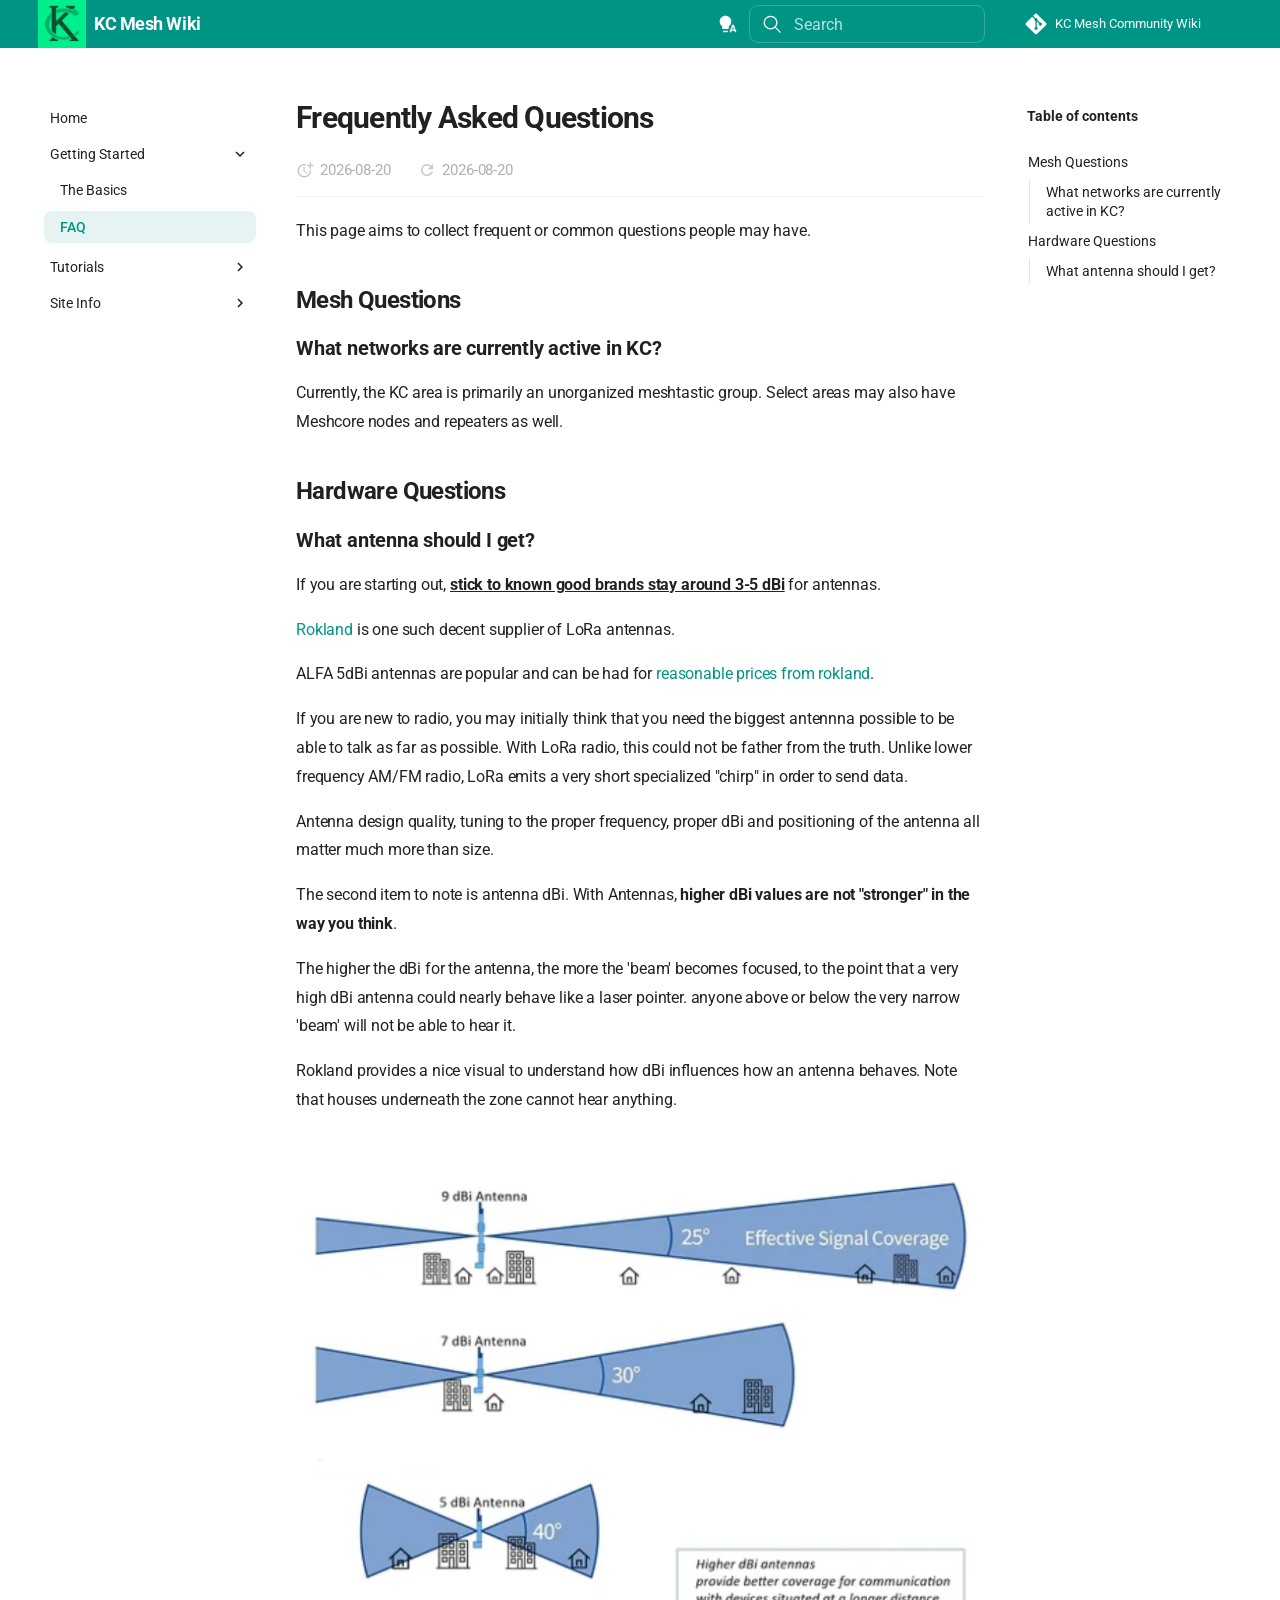
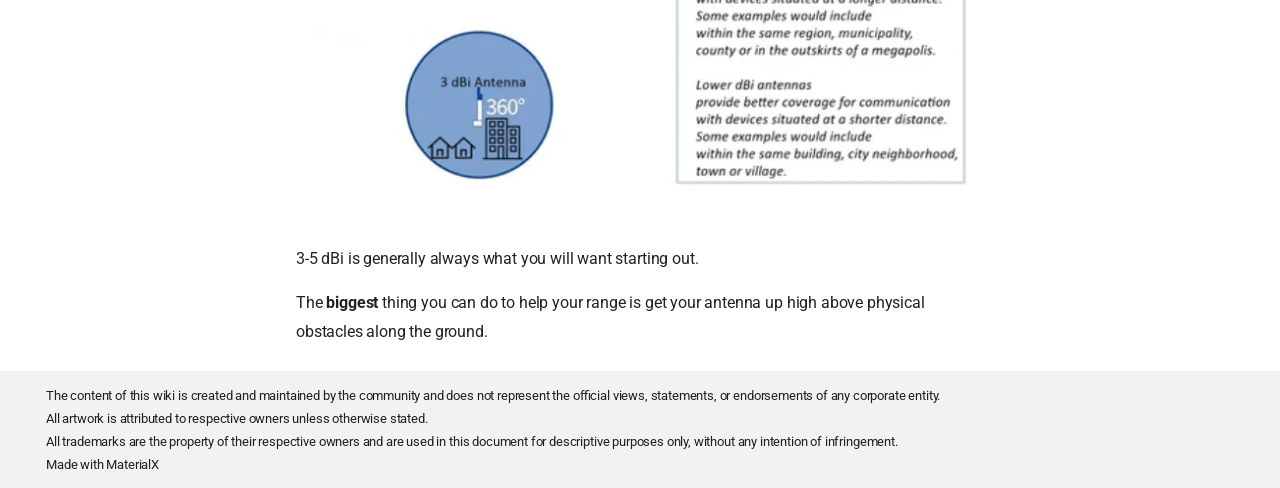
<file: faq-general/index.html>
<!doctype html>
<html lang="en" class="no-js">
  <head>
    
      <meta charset="utf-8">
      <meta name="viewport" content="width=device-width,initial-scale=1">
      
        <meta name="description" content="KC Mesh community wiki">
      
      
        <meta name="author" content="KC Mesh Community">
      
      
        <link rel="canonical" href="https://kcmesh.wiki/faq-general/">
      
      
        <link rel="prev" href="../getting-started/">
      
      
        <link rel="next" href="../tutorials/solar-node/">
      
      
        
      
      
      
      
        
        
        
          <link rel="icon" href="../assets/images/favicon.png">
        
      
      <meta name="generator" content="mkdocs-1.6.1, mkdocs-materialx-10.2.0">
    
    
      
        <title>FAQ - KC Mesh Wiki</title>
      
    
    
      <link rel="stylesheet" href="../assets/stylesheets/main.d7aee198.min.css">
      
        
        <link rel="stylesheet" href="../assets/stylesheets/palette.a45159b5.min.css">
      
    
    

    

    
      
    
    
      
        
        
        <link rel="preconnect" href="https://fonts.gstatic.com" crossorigin>
        <link rel="stylesheet" href="https://fonts.googleapis.com/css?family=Roboto:300,300i,400,400i,700,700i%7CRoboto+Mono:400,400i,700,700i&display=fallback">
        <style>:root{--md-text-font:"Roboto";--md-code-font:"Roboto Mono"}</style>
      
    
    
      <link rel="stylesheet" href="../stylesheets/extra.css">
    
      <link rel="stylesheet" href="../assets/document_dates/fonts/material-icons.css">
    
      <link rel="stylesheet" href="../assets/document_dates/tippy/scale.css">
    
      <link rel="stylesheet" href="../assets/document_dates/tippy/tippy.css">
    
      <link rel="stylesheet" href="../assets/document_dates/tippy/material.css">
    
      <link rel="stylesheet" href="../assets/document_dates/tippy/backdrop.css">
    
      <link rel="stylesheet" href="../assets/document_dates/tippy/shift-away.css">
    
      <link rel="stylesheet" href="../assets/document_dates/tippy/light.css">
    
      <link rel="stylesheet" href="../assets/document_dates/core/core.css">
    
    <script>__md_scope=new URL("..",location),__md_hash=e=>[...e].reduce(((e,_)=>(e<<5)-e+_.charCodeAt(0)),0),__md_get=(e,_=localStorage,t=__md_scope)=>JSON.parse(_.getItem(t.pathname+"."+e)),__md_set=(e,_,t=localStorage,a=__md_scope)=>{try{t.setItem(a.pathname+"."+e,JSON.stringify(_))}catch(e){}}</script>
    
      
  


  <script defer src="https://analytics.hypermew.com/script.js" data-website-id="57d62b30-7a83-4d33-8681-bdd57a28dfb5" data-domains="kcmesh.github.io"></script>
  
    <script>"undefined"!=typeof __md_analytics&&__md_analytics()</script>
  

    
    
  </head>
  
  
  
  
    
    
      
    
    
    
    
    <body dir="ltr" data-md-color-scheme="default" data-md-color-primary="indigo" data-md-color-accent="indigo" data-mx-topbar="primary">
  
    
    <input class="md-toggle" data-md-toggle="drawer" type="checkbox" id="__drawer" autocomplete="off">
    <input class="md-toggle" data-md-toggle="toc" type="checkbox" id="__toc" autocomplete="off">
    <input class="md-toggle" data-md-toggle="search" type="checkbox" id="__search" autocomplete="off">
    <label class="md-overlay" for="__drawer"></label>
    <label class="md-overlay" for="__toc"></label>
    <div data-md-component="skip">
      
        
        <a href="#frequently-asked-questions" class="md-skip">
          Skip to content
        </a>
      
    </div>
    <div data-md-component="announce">
      
    </div>
    
    
      

  

<header class="md-header md-header--shadow" data-md-component="header">
  <nav class="md-header__inner md-grid" aria-label="Header">
    <a href=".." title="KC Mesh Wiki" class="md-header__button md-logo" aria-label="KC Mesh Wiki" data-md-component="logo">
      
  <img src="../assets/images/kcmesh-logo.png" alt="logo">

    </a>
    <label class="md-header__button md-icon" for="__drawer">
      
      <svg xmlns="http://www.w3.org/2000/svg" viewBox="0 0 24 24"><path d="M3 6h18v2H3zm0 5h18v2H3zm0 5h18v2H3z"/></svg>
    </label>
    <div class="md-header__title" data-md-component="header-title">
      <div class="md-header__ellipsis">
        <div class="md-header__topic">
          <span class="md-ellipsis">
            KC Mesh Wiki
          </span>
        </div>
        <div class="md-header__topic" data-md-component="header-topic">
          <span class="md-ellipsis">
            
              FAQ
            
          </span>
        </div>
      </div>
    </div>
    
      
        <form class="md-header__option" data-md-component="palette">
  
    
    
    
    <input class="md-option" data-md-color-media="(prefers-color-scheme)" data-md-color-scheme="default" data-md-color-primary="indigo" data-md-color-accent="indigo"  aria-label="Switch to Light Mode"  type="radio" name="__palette" id="__palette_0">
    
      <label class="md-header__button md-icon" title="Switch to Light Mode" for="__palette_1" hidden>
        <svg xmlns="http://www.w3.org/2000/svg" viewBox="0 0 24 24"><path d="M9 2C5.13 2 2 5.13 2 9c0 2.38 1.19 4.47 3 5.74V17c0 .55.45 1 1 1h6c.55 0 1-.45 1-1v-2.26c1.81-1.27 3-3.36 3-5.74 0-3.87-3.13-7-7-7M6 21c0 .55.45 1 1 1h4c.55 0 1-.45 1-1v-1H6zm13-8h-2l-3.2 9h1.9l.7-2h3.2l.7 2h1.9zm-2.15 5.65L18 15l1.15 3.65z"/></svg>
      </label>
    
  
    
    
    
    <input class="md-option" data-md-color-media="(prefers-color-scheme: light)" data-md-color-scheme="default" data-md-color-primary="teal" data-md-color-accent="deep-orange"  aria-label="Switch to Dark Mode"  type="radio" name="__palette" id="__palette_1">
    
      <label class="md-header__button md-icon" title="Switch to Dark Mode" for="__palette_2" hidden>
        <svg xmlns="http://www.w3.org/2000/svg" viewBox="0 0 24 24"><path d="M12 2a7 7 0 0 0-7 7c0 2.38 1.19 4.47 3 5.74V17a1 1 0 0 0 1 1h6a1 1 0 0 0 1-1v-2.26c1.81-1.27 3-3.36 3-5.74a7 7 0 0 0-7-7M9 21a1 1 0 0 0 1 1h4a1 1 0 0 0 1-1v-1H9z"/></svg>
      </label>
    
  
    
    
    
    <input class="md-option" data-md-color-media="(prefers-color-scheme: dark)" data-md-color-scheme="slate" data-md-color-primary="teal" data-md-color-accent="yellow"  aria-label="Switch to Auto"  type="radio" name="__palette" id="__palette_2">
    
      <label class="md-header__button md-icon" title="Switch to Auto" for="__palette_0" hidden>
        <svg xmlns="http://www.w3.org/2000/svg" viewBox="0 0 24 24"><path d="M12 2a7 7 0 0 1 7 7c0 2.38-1.19 4.47-3 5.74V17a1 1 0 0 1-1 1H9a1 1 0 0 1-1-1v-2.26C6.19 13.47 5 11.38 5 9a7 7 0 0 1 7-7M9 21v-1h6v1a1 1 0 0 1-1 1h-4a1 1 0 0 1-1-1m3-17a5 5 0 0 0-5 5c0 2.05 1.23 3.81 3 4.58V16h4v-2.42c1.77-.77 3-2.53 3-4.58a5 5 0 0 0-5-5"/></svg>
      </label>
    
  
</form>
      
    
    
      <script>var palette=__md_get("__palette");if(palette&&palette.color){if("(prefers-color-scheme)"===palette.color.media){var media=matchMedia("(prefers-color-scheme: light)"),input=document.querySelector(media.matches?"[data-md-color-media='(prefers-color-scheme: light)']":"[data-md-color-media='(prefers-color-scheme: dark)']");palette.color.media=input.getAttribute("data-md-color-media"),palette.color.scheme=input.getAttribute("data-md-color-scheme"),palette.color.primary=input.getAttribute("data-md-color-primary"),palette.color.accent=input.getAttribute("data-md-color-accent")}for(var[key,value]of Object.entries(palette.color))document.body.setAttribute("data-md-color-"+key,value)}</script>
    
    
    
      
      
        <label class="md-header__button md-icon" for="__search">
          
          <svg xmlns="http://www.w3.org/2000/svg" viewBox="0 0 24 24"><path d="M10.25 2a8.25 8.25 0 0 1 6.34 13.53l5.69 5.69a.749.749 0 0 1-.326 1.275.75.75 0 0 1-.734-.215l-5.69-5.69A8.25 8.25 0 1 1 10.25 2M3.5 10.25a6.75 6.75 0 1 0 13.5 0 6.75 6.75 0 0 0-13.5 0"/></svg>
        </label>
        <div class="md-search" data-md-component="search" role="dialog">
  <label class="md-search__overlay" for="__search"></label>
  <div class="md-search__inner" role="search">
    <form class="md-search__form" name="search">
      <input type="text" class="md-search__input" name="query" aria-label="Search" placeholder="Search" autocapitalize="off" autocorrect="off" autocomplete="off" spellcheck="false" data-md-component="search-query" required>
      <label class="md-search__icon md-icon" for="__search">
        
        <svg xmlns="http://www.w3.org/2000/svg" viewBox="0 0 24 24"><path d="M10.25 2a8.25 8.25 0 0 1 6.34 13.53l5.69 5.69a.749.749 0 0 1-.326 1.275.75.75 0 0 1-.734-.215l-5.69-5.69A8.25 8.25 0 1 1 10.25 2M3.5 10.25a6.75 6.75 0 1 0 13.5 0 6.75 6.75 0 0 0-13.5 0"/></svg>
        
        <svg xmlns="http://www.w3.org/2000/svg" viewBox="0 0 24 24"><path d="M20 11v2H8l5.5 5.5-1.42 1.42L4.16 12l7.92-7.92L13.5 5.5 8 11z"/></svg>
      </label>
      <nav class="md-search__options" aria-label="Search">
        
        <button type="reset" class="md-search__icon md-icon" title="Clear" aria-label="Clear" tabindex="-1">
          
          <svg xmlns="http://www.w3.org/2000/svg" viewBox="0 0 24 24"><path d="M19 6.41 17.59 5 12 10.59 6.41 5 5 6.41 10.59 12 5 17.59 6.41 19 12 13.41 17.59 19 19 17.59 13.41 12z"/></svg>
        </button>
      </nav>
      
    </form>
    <div class="md-search__output">
      <div class="md-search__scrollwrap" tabindex="0">
        <div class="md-search-result md-search-result--pagefind" data-md-component="search-result">
          <div class="md-search-result__meta">
            Initializing search
          </div>
          <ol class="md-search-result__list" role="presentation"></ol>
        </div>
      </div>
    </div>
  </div>
</div>
      
    
    
      <div class="md-header__source">
        <a href="https://github.com/kcmesh/communitywiki" title="Go to repository" class="md-source" data-md-component="source">
  <div class="md-source__icon md-icon">
    
    <svg xmlns="http://www.w3.org/2000/svg" viewBox="0 0 448 512"><!--! Font Awesome Free 7.1.0 by @fontawesome - https://fontawesome.com License - https://fontawesome.com/license/free (Icons: CC BY 4.0, Fonts: SIL OFL 1.1, Code: MIT License) Copyright 2025 Fonticons, Inc.--><path d="M439.6 236.1 244 40.5c-5.4-5.5-12.8-8.5-20.4-8.5s-15 3-20.4 8.4L162.5 81l51.5 51.5c27.1-9.1 52.7 16.8 43.4 43.7l49.7 49.7c34.2-11.8 61.2 31 35.5 56.7-26.5 26.5-70.2-2.9-56-37.3L240.3 199v121.9c25.3 12.5 22.3 41.8 9.1 55-6.4 6.4-15.2 10.1-24.3 10.1s-17.8-3.6-24.3-10.1c-17.6-17.6-11.1-46.9 11.2-56v-123c-20.8-8.5-24.6-30.7-18.6-45L142.6 101 8.5 235.1C3 240.6 0 247.9 0 255.5s3 15 8.5 20.4l195.6 195.7c5.4 5.4 12.7 8.4 20.4 8.4s15-3 20.4-8.4l194.7-194.7c5.4-5.4 8.4-12.8 8.4-20.4s-3-15-8.4-20.4"/></svg>
  </div>
  <div class="md-source__repository">
    KC Mesh Community Wiki
  </div>
</a>
      </div>
    
  </nav>
  
</header>
    
    <div class="md-container" data-md-component="container">
      
      
        
          
        
      
      <main class="md-main" data-md-component="main">
        <div class="md-main__inner md-grid">
          
            
              
              <div class="md-sidebar md-sidebar--primary" data-md-component="sidebar" data-md-type="navigation" >
                <div class="md-sidebar__scrollwrap">
                  <div class="md-sidebar__inner">
                    



<nav class="md-nav md-nav--primary" aria-label="Navigation" data-md-level="0">
  <label class="md-nav__title" for="__drawer">
    <a href=".." title="KC Mesh Wiki" class="md-nav__button md-logo" aria-label="KC Mesh Wiki" data-md-component="logo">
      
  <img src="../assets/images/kcmesh-logo.png" alt="logo">

    </a>
    KC Mesh Wiki
  </label>
  
    <div class="md-nav__source">
      <a href="https://github.com/kcmesh/communitywiki" title="Go to repository" class="md-source" data-md-component="source">
  <div class="md-source__icon md-icon">
    
    <svg xmlns="http://www.w3.org/2000/svg" viewBox="0 0 448 512"><!--! Font Awesome Free 7.1.0 by @fontawesome - https://fontawesome.com License - https://fontawesome.com/license/free (Icons: CC BY 4.0, Fonts: SIL OFL 1.1, Code: MIT License) Copyright 2025 Fonticons, Inc.--><path d="M439.6 236.1 244 40.5c-5.4-5.5-12.8-8.5-20.4-8.5s-15 3-20.4 8.4L162.5 81l51.5 51.5c27.1-9.1 52.7 16.8 43.4 43.7l49.7 49.7c34.2-11.8 61.2 31 35.5 56.7-26.5 26.5-70.2-2.9-56-37.3L240.3 199v121.9c25.3 12.5 22.3 41.8 9.1 55-6.4 6.4-15.2 10.1-24.3 10.1s-17.8-3.6-24.3-10.1c-17.6-17.6-11.1-46.9 11.2-56v-123c-20.8-8.5-24.6-30.7-18.6-45L142.6 101 8.5 235.1C3 240.6 0 247.9 0 255.5s3 15 8.5 20.4l195.6 195.7c5.4 5.4 12.7 8.4 20.4 8.4s15-3 20.4-8.4l194.7-194.7c5.4-5.4 8.4-12.8 8.4-20.4s-3-15-8.4-20.4"/></svg>
  </div>
  <div class="md-source__repository">
    KC Mesh Community Wiki
  </div>
</a>
    </div>
  
  <ul class="md-nav__list">
    
      
      
  
  
  
  
    <li class="md-nav__item">
      <a href=".." class="md-nav__link">
        
  
  
  <span class="md-ellipsis">
    
  
    Home
  

    
  </span>
  
  

      </a>
    </li>
  

    
      
      
  
  
    
  
  
  
    
    
    
    
    
    <li class="md-nav__item md-nav__item--active md-nav__item--nested">
      
        
        
        <input class="md-nav__toggle md-toggle " type="checkbox" id="__nav_2" checked>
        
          
          <label class="md-nav__link" for="__nav_2" id="__nav_2_label" tabindex="0">
            
  
  
  <span class="md-ellipsis">
    
  
    Getting Started
  

    
  </span>
  
  

            <span class="md-nav__icon md-icon"></span>
          </label>
        
        <nav class="md-nav" data-md-level="1" aria-labelledby="__nav_2_label" aria-expanded="true">
          <label class="md-nav__title" for="__nav_2">
            <span class="md-nav__icon md-icon"></span>
            
  
    Getting Started
  

          </label>
          <ul class="md-nav__list">
            
              
                
  
  
  
  
    <li class="md-nav__item">
      <a href="../getting-started/" class="md-nav__link">
        
  
  
  <span class="md-ellipsis">
    
  
    The Basics
  

    
  </span>
  
  

      </a>
    </li>
  

              
            
              
                
  
  
    
  
  
  
    <li class="md-nav__item md-nav__item--active">
      
      <input class="md-nav__toggle md-toggle" type="checkbox" id="__toc">
      
      
        
      
      
        <label class="md-nav__link md-nav__link--active" for="__toc">
          
  
  
  <span class="md-ellipsis">
    
  
    FAQ
  

    
  </span>
  
  

          <span class="md-nav__icon md-icon"></span>
        </label>
      
      <a href="./" class="md-nav__link md-nav__link--active">
        
  
  
  <span class="md-ellipsis">
    
  
    FAQ
  

    
  </span>
  
  

      </a>
      
        

<nav class="md-nav md-nav--secondary" aria-label="Table of contents">
  
  
  
    
  
  
    <label class="md-nav__title" for="__toc">
      <span class="md-nav__icon md-icon"></span>
      Table of contents
    </label>
    <ul class="md-nav__list" data-md-component="toc">
      
        <li class="md-nav__item">
  <a href="#mesh-questions" class="md-nav__link">
    <span class="md-ellipsis">
      
        Mesh Questions
      
    </span>
  </a>
  
    <nav class="md-nav" aria-label="Mesh Questions">
      <ul class="md-nav__list">
        
          <li class="md-nav__item">
  <a href="#what-networks-are-currently-active-in-kc" class="md-nav__link">
    <span class="md-ellipsis">
      
        What networks are currently active in KC?
      
    </span>
  </a>
  
</li>
        
      </ul>
    </nav>
  
</li>
      
        <li class="md-nav__item">
  <a href="#hardware-questions" class="md-nav__link">
    <span class="md-ellipsis">
      
        Hardware Questions
      
    </span>
  </a>
  
    <nav class="md-nav" aria-label="Hardware Questions">
      <ul class="md-nav__list">
        
          <li class="md-nav__item">
  <a href="#what-antenna-should-i-get" class="md-nav__link">
    <span class="md-ellipsis">
      
        What antenna should I get?
      
    </span>
  </a>
  
</li>
        
      </ul>
    </nav>
  
</li>
      
    </ul>
  
</nav>
      
    </li>
  

              
            
          </ul>
        </nav>
      
    </li>
  

    
      
      
  
  
  
  
    
    
    
    
    
    <li class="md-nav__item md-nav__item--nested">
      
        
        
        <input class="md-nav__toggle md-toggle " type="checkbox" id="__nav_3" >
        
          
          <label class="md-nav__link" for="__nav_3" id="__nav_3_label" tabindex="0">
            
  
  
  <span class="md-ellipsis">
    
  
    Tutorials
  

    
  </span>
  
  

            <span class="md-nav__icon md-icon"></span>
          </label>
        
        <nav class="md-nav" data-md-level="1" aria-labelledby="__nav_3_label" aria-expanded="false">
          <label class="md-nav__title" for="__nav_3">
            <span class="md-nav__icon md-icon"></span>
            
  
    Tutorials
  

          </label>
          <ul class="md-nav__list">
            
              
                
  
  
  
  
    <li class="md-nav__item">
      <a href="../tutorials/solar-node/" class="md-nav__link">
        
  
  
  <span class="md-ellipsis">
    
  
    Solar Node
  

    
  </span>
  
  

      </a>
    </li>
  

              
            
          </ul>
        </nav>
      
    </li>
  

    
      
      
  
  
  
  
    
    
    
    
    
    <li class="md-nav__item md-nav__item--nested">
      
        
        
        <input class="md-nav__toggle md-toggle " type="checkbox" id="__nav_4" >
        
          
          <label class="md-nav__link" for="__nav_4" id="__nav_4_label" tabindex="0">
            
  
  
  <span class="md-ellipsis">
    
  
    Site Info
  

    
  </span>
  
  

            <span class="md-nav__icon md-icon"></span>
          </label>
        
        <nav class="md-nav" data-md-level="1" aria-labelledby="__nav_4_label" aria-expanded="false">
          <label class="md-nav__title" for="__nav_4">
            <span class="md-nav__icon md-icon"></span>
            
  
    Site Info
  

          </label>
          <ul class="md-nav__list">
            
              
                
  
  
  
  
    <li class="md-nav__item">
      <a href="../about/" class="md-nav__link">
        
  
  
  <span class="md-ellipsis">
    
  
    About
  

    
  </span>
  
  

      </a>
    </li>
  

              
            
              
                
  
  
  
  
    <li class="md-nav__item">
      <a href="../contributing/" class="md-nav__link">
        
  
  
  <span class="md-ellipsis">
    
  
    Contributing
  

    
  </span>
  
  

      </a>
    </li>
  

              
            
              
                
  
  
  
  
    <li class="md-nav__item">
      <a href="https://github.com/kcmesh/communitywiki/issues" class="md-nav__link">
        
  
  
  <span class="md-ellipsis">
    
  
    Report An Issue!
  

    
  </span>
  
  

      </a>
    </li>
  

              
            
              
                
  
  
  
  
    <li class="md-nav__item">
      <a href="../privacy-policy/" class="md-nav__link">
        
  
  
  <span class="md-ellipsis">
    
  
    Privacy Policy
  

    
  </span>
  
  

      </a>
    </li>
  

              
            
          </ul>
        </nav>
      
    </li>
  

    
  </ul>
</nav>
                  </div>
                </div>
              </div>
            
            
              
              <div class="md-sidebar md-sidebar--secondary" data-md-component="sidebar" data-md-type="toc" >
                <div class="md-sidebar__scrollwrap">
                  <div class="md-sidebar__inner">
                    

<nav class="md-nav md-nav--secondary" aria-label="Table of contents">
  
  
  
    
  
  
    <label class="md-nav__title" for="__toc">
      <span class="md-nav__icon md-icon"></span>
      Table of contents
    </label>
    <ul class="md-nav__list" data-md-component="toc">
      
        <li class="md-nav__item">
  <a href="#mesh-questions" class="md-nav__link">
    <span class="md-ellipsis">
      
        Mesh Questions
      
    </span>
  </a>
  
    <nav class="md-nav" aria-label="Mesh Questions">
      <ul class="md-nav__list">
        
          <li class="md-nav__item">
  <a href="#what-networks-are-currently-active-in-kc" class="md-nav__link">
    <span class="md-ellipsis">
      
        What networks are currently active in KC?
      
    </span>
  </a>
  
</li>
        
      </ul>
    </nav>
  
</li>
      
        <li class="md-nav__item">
  <a href="#hardware-questions" class="md-nav__link">
    <span class="md-ellipsis">
      
        Hardware Questions
      
    </span>
  </a>
  
    <nav class="md-nav" aria-label="Hardware Questions">
      <ul class="md-nav__list">
        
          <li class="md-nav__item">
  <a href="#what-antenna-should-i-get" class="md-nav__link">
    <span class="md-ellipsis">
      
        What antenna should I get?
      
    </span>
  </a>
  
</li>
        
      </ul>
    </nav>
  
</li>
      
    </ul>
  
</nav>
                  </div>
                </div>
              </div>
            
          
          
            <div class="md-content" data-md-component="content">
              
              
              
              <article class="md-content__inner md-typeset" data-pagefind-body>
                
                  
  
  


<h1 id="frequently-asked-questions">Frequently Asked Questions<a class="headerlink" href="#frequently-asked-questions" title="Permanent link">&para;</a></h1>
<div class='document-dates-plugin-wrapper document-dates-top'><div class='document-dates-plugin' locale=''><div class='dd-left'><span class='dd-item' data-tippy-content data-tippy-raw='2026-08-20'><span class='material-icons' data-icon='doc_created'></span><time datetime='2026-08-20T16:39:22+00:00'>2026-08-20</time></span><span class='dd-item' data-tippy-content data-tippy-raw='2026-08-20'><span class='material-icons' data-icon='doc_updated'></span><time datetime='2026-08-20T18:00:27+00:00'>2026-08-20</time></span></div></div></div>
<p>This page aims to collect frequent or common questions people may have.</p>
<h2 id="mesh-questions">Mesh Questions<a class="headerlink" href="#mesh-questions" title="Permanent link">&para;</a></h2>
<h3 id="what-networks-are-currently-active-in-kc">What networks are currently active in KC?<a class="headerlink" href="#what-networks-are-currently-active-in-kc" title="Permanent link">&para;</a></h3>
<p>Currently, the KC area is primarily an unorganized meshtastic group.
Select areas may also have Meshcore nodes and repeaters as well. </p>
<h2 id="hardware-questions">Hardware Questions<a class="headerlink" href="#hardware-questions" title="Permanent link">&para;</a></h2>
<h3 id="what-antenna-should-i-get">What antenna should I get?<a class="headerlink" href="#what-antenna-should-i-get" title="Permanent link">&para;</a></h3>
<p>If you are starting out, <ins><strong>stick to known good brands stay around 3-5 dBi</strong></ins> for antennas. </p>
<p><a href="https://store.rokland.com/collections/all-helium-antennnas">Rokland</a> is one such decent supplier of LoRa antennas. </p>
<p>ALFA 5dBi antennas are popular and can be had for <a href="https://store.rokland.com/products/alfa-aoa-915-5acm-5-dbi-omni-outdoor-915mhz-802-11ah-mini-antenna-for-lora-halow-application">reasonable prices from rokland</a>. </p>
<p>If you are new to radio, you may initially think that you need the biggest antennna possible to be able to talk as far as possible. 
With LoRa radio, this could not be father from the truth. Unlike lower frequency AM/FM radio, LoRa emits a very short specialized "chirp" in order to send data.</p>
<p>Antenna design quality, tuning to the proper frequency, proper dBi and positioning of the antenna all matter much more than size. </p>
<p>The second item to note is antenna dBi. With Antennas, <strong>higher dBi values are not "stronger" in the way you think</strong>. </p>
<p>The higher the dBi for the antenna, the more the 'beam' becomes focused, to the point that a very high dBi antenna could nearly behave like a laser pointer. anyone above or below the very narrow 'beam' will not be able to hear it. </p>
<p>Rokland provides a nice visual to understand how dBi influences how an antenna behaves. Note that houses underneath the zone cannot hear anything.</p>
<p><img alt="antenna-dbi" src="../assets/images/antenna-dbi.webp" /></p>
<p>3-5 dBi is generally always what you will want starting out. </p>
<p>The <strong>biggest</strong> thing you can do to help your range is get your antenna up high above physical obstacles along the ground. </p>









  




                
              </article>
            </div>
          
          
<script>var target=document.getElementById(location.hash.slice(1));target&&target.name&&(target.checked=target.name.startsWith("__tabbed_"))</script>
        </div>
          <div class="md-top" data-md-component="top" hidden>
  <div class="md-top__center">
    <button type="button" class="md-top__button md-top__button--main" data-md-action="top">
      
      <svg xmlns="http://www.w3.org/2000/svg" viewBox="0 0 24 24"><path d="M13 20h-2V8l-5.5 5.5-1.42-1.42L12 4.16l7.92 7.92-1.42 1.42L13 8z"/></svg>
      <span>Back to top</span>
    </button>
    
      
      
      <label class="md-top__button md-top__side md-top__side--nav" for="__drawer" >
        <svg xmlns="http://www.w3.org/2000/svg" fill="none" stroke="currentColor" stroke-linecap="round" stroke-linejoin="round" stroke-width="2" class="lucide lucide-panel-left" viewBox="0 0 24 24"><rect width="18" height="18" x="3" y="3" rx="2"/><path d="M9 3v18"/></svg>
      </label>
    
    
      
      
      <label class="md-top__button md-top__side md-top__side--toc" for="__toc" >
        <svg xmlns="http://www.w3.org/2000/svg" fill="none" stroke="currentColor" stroke-linecap="round" stroke-linejoin="round" stroke-width="2" class="lucide lucide-panel-right" viewBox="0 0 24 24"><rect width="18" height="18" x="3" y="3" rx="2"/><path d="M15 3v18"/></svg>
      </label>
    
  </div>
</div>
      </main>
      
        <footer class="md-footer">
  
  <div class="md-footer-meta md-typeset">
    <div class="md-footer-meta__inner md-grid">
      <div class="md-copyright">
  
    <div class="md-copyright__highlight">
      The content of this wiki is created and maintained by the community and does not represent the official views, statements, or endorsements of any corporate entity. <div>All artwork is attributed to respective owners unless otherwise stated. <div>All trademarks are the property of their respective owners and are used in this document for descriptive purposes only, without any intention of infringement.
    </div>
  
  
    Made with
    <a href="https://jaywhj.github.io/mkdocs-materialx/" target="_blank" rel="noopener">
      MaterialX
    </a>
  
</div>
      
    </div>
  </div>
</footer>
      
    </div>
    <div class="md-dialog" data-md-component="dialog">
      <div class="md-dialog__inner md-typeset"></div>
    </div>
    
    
    
      
      
      
      
        
        
          
          
        
      <script id="__config" type="application/json">{"annotate": null, "base": "..", "code": null, "features": [], "search": {"options": {"baseUrl": "..", "bundleUrl": "../search/", "highlight": false, "searchOptions": {}}, "provider": "pagefind"}, "tags": null, "translations": {"clipboard.copied": "Copied to clipboard", "clipboard.copy": "Copy to clipboard", "code.collapse": "Collapse", "code.download": "Download", "code.expand": "Expand remaining # lines", "code.select": "Toggle line selection", "search.offline": "Switch to Lunr for offline search", "search.result.more.one": "1 more on this page", "search.result.more.other": "# more on this page", "search.result.none": "No matching documents", "search.result.one": "1 matching document", "search.result.other": "# matching documents", "search.result.placeholder": "Type to start searching", "search.result.term.missing": "Missing", "select.version": "Select version"}, "version": null}</script>
    
    
      <script src="../assets/javascripts/bundle.44453a05.min.js"></script>
      
        <script src="../assets/document_dates/tippy/popper.min.js"></script>
      
        <script src="../assets/document_dates/tippy/tippy.umd.min.js"></script>
      
        <script src="../assets/document_dates/core/md5.min.js"></script>
      
        <script src="../assets/document_dates/core/default.config.js"></script>
      
        <script src="../assets/document_dates/core/utils.js"></script>
      
        <script src="../assets/document_dates/core/core.js"></script>
      
    
  </body>
</html>
</file>
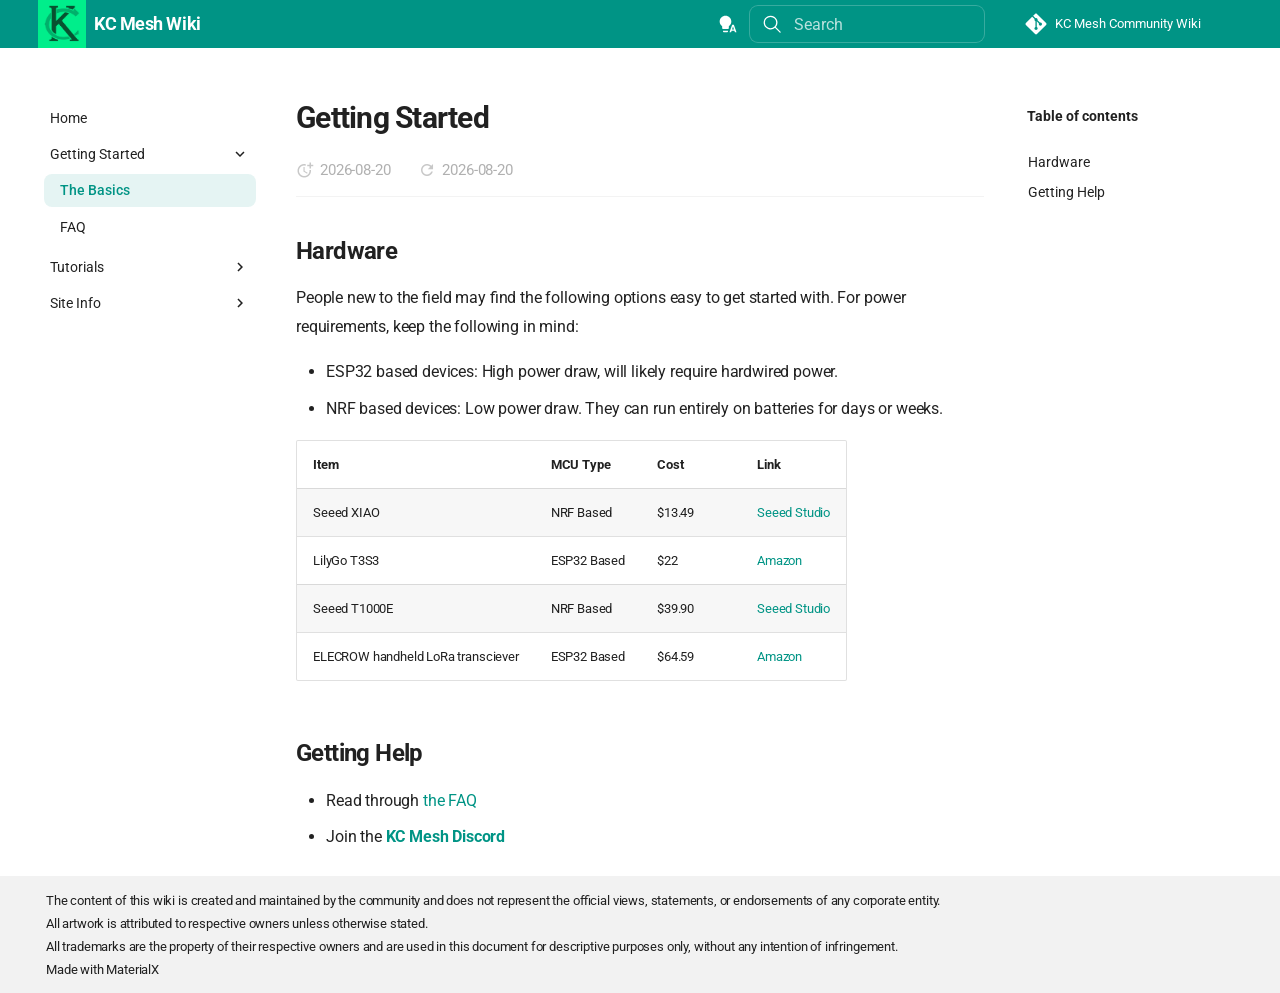
<file: getting-started/index.html>
<!doctype html>
<html lang="en" class="no-js">
  <head>
    
      <meta charset="utf-8">
      <meta name="viewport" content="width=device-width,initial-scale=1">
      
        <meta name="description" content="KC Mesh community wiki">
      
      
        <meta name="author" content="KC Mesh Community">
      
      
        <link rel="canonical" href="https://kcmesh.wiki/getting-started/">
      
      
        <link rel="prev" href="..">
      
      
        <link rel="next" href="../faq-general/">
      
      
        
      
      
      
      
        
        
        
          <link rel="icon" href="../assets/images/favicon.png">
        
      
      <meta name="generator" content="mkdocs-1.6.1, mkdocs-materialx-10.2.0">
    
    
      
        <title>The Basics - KC Mesh Wiki</title>
      
    
    
      <link rel="stylesheet" href="../assets/stylesheets/main.d7aee198.min.css">
      
        
        <link rel="stylesheet" href="../assets/stylesheets/palette.a45159b5.min.css">
      
    
    

    

    
      
    
    
      
        
        
        <link rel="preconnect" href="https://fonts.gstatic.com" crossorigin>
        <link rel="stylesheet" href="https://fonts.googleapis.com/css?family=Roboto:300,300i,400,400i,700,700i%7CRoboto+Mono:400,400i,700,700i&display=fallback">
        <style>:root{--md-text-font:"Roboto";--md-code-font:"Roboto Mono"}</style>
      
    
    
      <link rel="stylesheet" href="../stylesheets/extra.css">
    
      <link rel="stylesheet" href="../assets/document_dates/fonts/material-icons.css">
    
      <link rel="stylesheet" href="../assets/document_dates/tippy/scale.css">
    
      <link rel="stylesheet" href="../assets/document_dates/tippy/tippy.css">
    
      <link rel="stylesheet" href="../assets/document_dates/tippy/material.css">
    
      <link rel="stylesheet" href="../assets/document_dates/tippy/backdrop.css">
    
      <link rel="stylesheet" href="../assets/document_dates/tippy/shift-away.css">
    
      <link rel="stylesheet" href="../assets/document_dates/tippy/light.css">
    
      <link rel="stylesheet" href="../assets/document_dates/core/core.css">
    
    <script>__md_scope=new URL("..",location),__md_hash=e=>[...e].reduce(((e,_)=>(e<<5)-e+_.charCodeAt(0)),0),__md_get=(e,_=localStorage,t=__md_scope)=>JSON.parse(_.getItem(t.pathname+"."+e)),__md_set=(e,_,t=localStorage,a=__md_scope)=>{try{t.setItem(a.pathname+"."+e,JSON.stringify(_))}catch(e){}}</script>
    
      
  


  <script defer src="https://analytics.hypermew.com/script.js" data-website-id="57d62b30-7a83-4d33-8681-bdd57a28dfb5" data-domains="kcmesh.github.io"></script>
  
    <script>"undefined"!=typeof __md_analytics&&__md_analytics()</script>
  

    
    
  </head>
  
  
  
  
    
    
      
    
    
    
    
    <body dir="ltr" data-md-color-scheme="default" data-md-color-primary="indigo" data-md-color-accent="indigo" data-mx-topbar="primary">
  
    
    <input class="md-toggle" data-md-toggle="drawer" type="checkbox" id="__drawer" autocomplete="off">
    <input class="md-toggle" data-md-toggle="toc" type="checkbox" id="__toc" autocomplete="off">
    <input class="md-toggle" data-md-toggle="search" type="checkbox" id="__search" autocomplete="off">
    <label class="md-overlay" for="__drawer"></label>
    <label class="md-overlay" for="__toc"></label>
    <div data-md-component="skip">
      
        
        <a href="#getting-started" class="md-skip">
          Skip to content
        </a>
      
    </div>
    <div data-md-component="announce">
      
    </div>
    
    
      

  

<header class="md-header md-header--shadow" data-md-component="header">
  <nav class="md-header__inner md-grid" aria-label="Header">
    <a href=".." title="KC Mesh Wiki" class="md-header__button md-logo" aria-label="KC Mesh Wiki" data-md-component="logo">
      
  <img src="../assets/images/kcmesh-logo.png" alt="logo">

    </a>
    <label class="md-header__button md-icon" for="__drawer">
      
      <svg xmlns="http://www.w3.org/2000/svg" viewBox="0 0 24 24"><path d="M3 6h18v2H3zm0 5h18v2H3zm0 5h18v2H3z"/></svg>
    </label>
    <div class="md-header__title" data-md-component="header-title">
      <div class="md-header__ellipsis">
        <div class="md-header__topic">
          <span class="md-ellipsis">
            KC Mesh Wiki
          </span>
        </div>
        <div class="md-header__topic" data-md-component="header-topic">
          <span class="md-ellipsis">
            
              The Basics
            
          </span>
        </div>
      </div>
    </div>
    
      
        <form class="md-header__option" data-md-component="palette">
  
    
    
    
    <input class="md-option" data-md-color-media="(prefers-color-scheme)" data-md-color-scheme="default" data-md-color-primary="indigo" data-md-color-accent="indigo"  aria-label="Switch to Light Mode"  type="radio" name="__palette" id="__palette_0">
    
      <label class="md-header__button md-icon" title="Switch to Light Mode" for="__palette_1" hidden>
        <svg xmlns="http://www.w3.org/2000/svg" viewBox="0 0 24 24"><path d="M9 2C5.13 2 2 5.13 2 9c0 2.38 1.19 4.47 3 5.74V17c0 .55.45 1 1 1h6c.55 0 1-.45 1-1v-2.26c1.81-1.27 3-3.36 3-5.74 0-3.87-3.13-7-7-7M6 21c0 .55.45 1 1 1h4c.55 0 1-.45 1-1v-1H6zm13-8h-2l-3.2 9h1.9l.7-2h3.2l.7 2h1.9zm-2.15 5.65L18 15l1.15 3.65z"/></svg>
      </label>
    
  
    
    
    
    <input class="md-option" data-md-color-media="(prefers-color-scheme: light)" data-md-color-scheme="default" data-md-color-primary="teal" data-md-color-accent="deep-orange"  aria-label="Switch to Dark Mode"  type="radio" name="__palette" id="__palette_1">
    
      <label class="md-header__button md-icon" title="Switch to Dark Mode" for="__palette_2" hidden>
        <svg xmlns="http://www.w3.org/2000/svg" viewBox="0 0 24 24"><path d="M12 2a7 7 0 0 0-7 7c0 2.38 1.19 4.47 3 5.74V17a1 1 0 0 0 1 1h6a1 1 0 0 0 1-1v-2.26c1.81-1.27 3-3.36 3-5.74a7 7 0 0 0-7-7M9 21a1 1 0 0 0 1 1h4a1 1 0 0 0 1-1v-1H9z"/></svg>
      </label>
    
  
    
    
    
    <input class="md-option" data-md-color-media="(prefers-color-scheme: dark)" data-md-color-scheme="slate" data-md-color-primary="teal" data-md-color-accent="yellow"  aria-label="Switch to Auto"  type="radio" name="__palette" id="__palette_2">
    
      <label class="md-header__button md-icon" title="Switch to Auto" for="__palette_0" hidden>
        <svg xmlns="http://www.w3.org/2000/svg" viewBox="0 0 24 24"><path d="M12 2a7 7 0 0 1 7 7c0 2.38-1.19 4.47-3 5.74V17a1 1 0 0 1-1 1H9a1 1 0 0 1-1-1v-2.26C6.19 13.47 5 11.38 5 9a7 7 0 0 1 7-7M9 21v-1h6v1a1 1 0 0 1-1 1h-4a1 1 0 0 1-1-1m3-17a5 5 0 0 0-5 5c0 2.05 1.23 3.81 3 4.58V16h4v-2.42c1.77-.77 3-2.53 3-4.58a5 5 0 0 0-5-5"/></svg>
      </label>
    
  
</form>
      
    
    
      <script>var palette=__md_get("__palette");if(palette&&palette.color){if("(prefers-color-scheme)"===palette.color.media){var media=matchMedia("(prefers-color-scheme: light)"),input=document.querySelector(media.matches?"[data-md-color-media='(prefers-color-scheme: light)']":"[data-md-color-media='(prefers-color-scheme: dark)']");palette.color.media=input.getAttribute("data-md-color-media"),palette.color.scheme=input.getAttribute("data-md-color-scheme"),palette.color.primary=input.getAttribute("data-md-color-primary"),palette.color.accent=input.getAttribute("data-md-color-accent")}for(var[key,value]of Object.entries(palette.color))document.body.setAttribute("data-md-color-"+key,value)}</script>
    
    
    
      
      
        <label class="md-header__button md-icon" for="__search">
          
          <svg xmlns="http://www.w3.org/2000/svg" viewBox="0 0 24 24"><path d="M10.25 2a8.25 8.25 0 0 1 6.34 13.53l5.69 5.69a.749.749 0 0 1-.326 1.275.75.75 0 0 1-.734-.215l-5.69-5.69A8.25 8.25 0 1 1 10.25 2M3.5 10.25a6.75 6.75 0 1 0 13.5 0 6.75 6.75 0 0 0-13.5 0"/></svg>
        </label>
        <div class="md-search" data-md-component="search" role="dialog">
  <label class="md-search__overlay" for="__search"></label>
  <div class="md-search__inner" role="search">
    <form class="md-search__form" name="search">
      <input type="text" class="md-search__input" name="query" aria-label="Search" placeholder="Search" autocapitalize="off" autocorrect="off" autocomplete="off" spellcheck="false" data-md-component="search-query" required>
      <label class="md-search__icon md-icon" for="__search">
        
        <svg xmlns="http://www.w3.org/2000/svg" viewBox="0 0 24 24"><path d="M10.25 2a8.25 8.25 0 0 1 6.34 13.53l5.69 5.69a.749.749 0 0 1-.326 1.275.75.75 0 0 1-.734-.215l-5.69-5.69A8.25 8.25 0 1 1 10.25 2M3.5 10.25a6.75 6.75 0 1 0 13.5 0 6.75 6.75 0 0 0-13.5 0"/></svg>
        
        <svg xmlns="http://www.w3.org/2000/svg" viewBox="0 0 24 24"><path d="M20 11v2H8l5.5 5.5-1.42 1.42L4.16 12l7.92-7.92L13.5 5.5 8 11z"/></svg>
      </label>
      <nav class="md-search__options" aria-label="Search">
        
        <button type="reset" class="md-search__icon md-icon" title="Clear" aria-label="Clear" tabindex="-1">
          
          <svg xmlns="http://www.w3.org/2000/svg" viewBox="0 0 24 24"><path d="M19 6.41 17.59 5 12 10.59 6.41 5 5 6.41 10.59 12 5 17.59 6.41 19 12 13.41 17.59 19 19 17.59 13.41 12z"/></svg>
        </button>
      </nav>
      
    </form>
    <div class="md-search__output">
      <div class="md-search__scrollwrap" tabindex="0">
        <div class="md-search-result md-search-result--pagefind" data-md-component="search-result">
          <div class="md-search-result__meta">
            Initializing search
          </div>
          <ol class="md-search-result__list" role="presentation"></ol>
        </div>
      </div>
    </div>
  </div>
</div>
      
    
    
      <div class="md-header__source">
        <a href="https://github.com/kcmesh/communitywiki" title="Go to repository" class="md-source" data-md-component="source">
  <div class="md-source__icon md-icon">
    
    <svg xmlns="http://www.w3.org/2000/svg" viewBox="0 0 448 512"><!--! Font Awesome Free 7.1.0 by @fontawesome - https://fontawesome.com License - https://fontawesome.com/license/free (Icons: CC BY 4.0, Fonts: SIL OFL 1.1, Code: MIT License) Copyright 2025 Fonticons, Inc.--><path d="M439.6 236.1 244 40.5c-5.4-5.5-12.8-8.5-20.4-8.5s-15 3-20.4 8.4L162.5 81l51.5 51.5c27.1-9.1 52.7 16.8 43.4 43.7l49.7 49.7c34.2-11.8 61.2 31 35.5 56.7-26.5 26.5-70.2-2.9-56-37.3L240.3 199v121.9c25.3 12.5 22.3 41.8 9.1 55-6.4 6.4-15.2 10.1-24.3 10.1s-17.8-3.6-24.3-10.1c-17.6-17.6-11.1-46.9 11.2-56v-123c-20.8-8.5-24.6-30.7-18.6-45L142.6 101 8.5 235.1C3 240.6 0 247.9 0 255.5s3 15 8.5 20.4l195.6 195.7c5.4 5.4 12.7 8.4 20.4 8.4s15-3 20.4-8.4l194.7-194.7c5.4-5.4 8.4-12.8 8.4-20.4s-3-15-8.4-20.4"/></svg>
  </div>
  <div class="md-source__repository">
    KC Mesh Community Wiki
  </div>
</a>
      </div>
    
  </nav>
  
</header>
    
    <div class="md-container" data-md-component="container">
      
      
        
          
        
      
      <main class="md-main" data-md-component="main">
        <div class="md-main__inner md-grid">
          
            
              
              <div class="md-sidebar md-sidebar--primary" data-md-component="sidebar" data-md-type="navigation" >
                <div class="md-sidebar__scrollwrap">
                  <div class="md-sidebar__inner">
                    



<nav class="md-nav md-nav--primary" aria-label="Navigation" data-md-level="0">
  <label class="md-nav__title" for="__drawer">
    <a href=".." title="KC Mesh Wiki" class="md-nav__button md-logo" aria-label="KC Mesh Wiki" data-md-component="logo">
      
  <img src="../assets/images/kcmesh-logo.png" alt="logo">

    </a>
    KC Mesh Wiki
  </label>
  
    <div class="md-nav__source">
      <a href="https://github.com/kcmesh/communitywiki" title="Go to repository" class="md-source" data-md-component="source">
  <div class="md-source__icon md-icon">
    
    <svg xmlns="http://www.w3.org/2000/svg" viewBox="0 0 448 512"><!--! Font Awesome Free 7.1.0 by @fontawesome - https://fontawesome.com License - https://fontawesome.com/license/free (Icons: CC BY 4.0, Fonts: SIL OFL 1.1, Code: MIT License) Copyright 2025 Fonticons, Inc.--><path d="M439.6 236.1 244 40.5c-5.4-5.5-12.8-8.5-20.4-8.5s-15 3-20.4 8.4L162.5 81l51.5 51.5c27.1-9.1 52.7 16.8 43.4 43.7l49.7 49.7c34.2-11.8 61.2 31 35.5 56.7-26.5 26.5-70.2-2.9-56-37.3L240.3 199v121.9c25.3 12.5 22.3 41.8 9.1 55-6.4 6.4-15.2 10.1-24.3 10.1s-17.8-3.6-24.3-10.1c-17.6-17.6-11.1-46.9 11.2-56v-123c-20.8-8.5-24.6-30.7-18.6-45L142.6 101 8.5 235.1C3 240.6 0 247.9 0 255.5s3 15 8.5 20.4l195.6 195.7c5.4 5.4 12.7 8.4 20.4 8.4s15-3 20.4-8.4l194.7-194.7c5.4-5.4 8.4-12.8 8.4-20.4s-3-15-8.4-20.4"/></svg>
  </div>
  <div class="md-source__repository">
    KC Mesh Community Wiki
  </div>
</a>
    </div>
  
  <ul class="md-nav__list">
    
      
      
  
  
  
  
    <li class="md-nav__item">
      <a href=".." class="md-nav__link">
        
  
  
  <span class="md-ellipsis">
    
  
    Home
  

    
  </span>
  
  

      </a>
    </li>
  

    
      
      
  
  
    
  
  
  
    
    
    
    
    
    <li class="md-nav__item md-nav__item--active md-nav__item--nested">
      
        
        
        <input class="md-nav__toggle md-toggle " type="checkbox" id="__nav_2" checked>
        
          
          <label class="md-nav__link" for="__nav_2" id="__nav_2_label" tabindex="0">
            
  
  
  <span class="md-ellipsis">
    
  
    Getting Started
  

    
  </span>
  
  

            <span class="md-nav__icon md-icon"></span>
          </label>
        
        <nav class="md-nav" data-md-level="1" aria-labelledby="__nav_2_label" aria-expanded="true">
          <label class="md-nav__title" for="__nav_2">
            <span class="md-nav__icon md-icon"></span>
            
  
    Getting Started
  

          </label>
          <ul class="md-nav__list">
            
              
                
  
  
    
  
  
  
    <li class="md-nav__item md-nav__item--active">
      
      <input class="md-nav__toggle md-toggle" type="checkbox" id="__toc">
      
      
        
      
      
        <label class="md-nav__link md-nav__link--active" for="__toc">
          
  
  
  <span class="md-ellipsis">
    
  
    The Basics
  

    
  </span>
  
  

          <span class="md-nav__icon md-icon"></span>
        </label>
      
      <a href="./" class="md-nav__link md-nav__link--active">
        
  
  
  <span class="md-ellipsis">
    
  
    The Basics
  

    
  </span>
  
  

      </a>
      
        

<nav class="md-nav md-nav--secondary" aria-label="Table of contents">
  
  
  
    
  
  
    <label class="md-nav__title" for="__toc">
      <span class="md-nav__icon md-icon"></span>
      Table of contents
    </label>
    <ul class="md-nav__list" data-md-component="toc">
      
        <li class="md-nav__item">
  <a href="#hardware" class="md-nav__link">
    <span class="md-ellipsis">
      
        Hardware
      
    </span>
  </a>
  
</li>
      
        <li class="md-nav__item">
  <a href="#getting-help" class="md-nav__link">
    <span class="md-ellipsis">
      
        Getting Help
      
    </span>
  </a>
  
</li>
      
    </ul>
  
</nav>
      
    </li>
  

              
            
              
                
  
  
  
  
    <li class="md-nav__item">
      <a href="../faq-general/" class="md-nav__link">
        
  
  
  <span class="md-ellipsis">
    
  
    FAQ
  

    
  </span>
  
  

      </a>
    </li>
  

              
            
          </ul>
        </nav>
      
    </li>
  

    
      
      
  
  
  
  
    
    
    
    
    
    <li class="md-nav__item md-nav__item--nested">
      
        
        
        <input class="md-nav__toggle md-toggle " type="checkbox" id="__nav_3" >
        
          
          <label class="md-nav__link" for="__nav_3" id="__nav_3_label" tabindex="0">
            
  
  
  <span class="md-ellipsis">
    
  
    Tutorials
  

    
  </span>
  
  

            <span class="md-nav__icon md-icon"></span>
          </label>
        
        <nav class="md-nav" data-md-level="1" aria-labelledby="__nav_3_label" aria-expanded="false">
          <label class="md-nav__title" for="__nav_3">
            <span class="md-nav__icon md-icon"></span>
            
  
    Tutorials
  

          </label>
          <ul class="md-nav__list">
            
              
                
  
  
  
  
    <li class="md-nav__item">
      <a href="../tutorials/solar-node/" class="md-nav__link">
        
  
  
  <span class="md-ellipsis">
    
  
    Solar Node
  

    
  </span>
  
  

      </a>
    </li>
  

              
            
          </ul>
        </nav>
      
    </li>
  

    
      
      
  
  
  
  
    
    
    
    
    
    <li class="md-nav__item md-nav__item--nested">
      
        
        
        <input class="md-nav__toggle md-toggle " type="checkbox" id="__nav_4" >
        
          
          <label class="md-nav__link" for="__nav_4" id="__nav_4_label" tabindex="0">
            
  
  
  <span class="md-ellipsis">
    
  
    Site Info
  

    
  </span>
  
  

            <span class="md-nav__icon md-icon"></span>
          </label>
        
        <nav class="md-nav" data-md-level="1" aria-labelledby="__nav_4_label" aria-expanded="false">
          <label class="md-nav__title" for="__nav_4">
            <span class="md-nav__icon md-icon"></span>
            
  
    Site Info
  

          </label>
          <ul class="md-nav__list">
            
              
                
  
  
  
  
    <li class="md-nav__item">
      <a href="../about/" class="md-nav__link">
        
  
  
  <span class="md-ellipsis">
    
  
    About
  

    
  </span>
  
  

      </a>
    </li>
  

              
            
              
                
  
  
  
  
    <li class="md-nav__item">
      <a href="../contributing/" class="md-nav__link">
        
  
  
  <span class="md-ellipsis">
    
  
    Contributing
  

    
  </span>
  
  

      </a>
    </li>
  

              
            
              
                
  
  
  
  
    <li class="md-nav__item">
      <a href="https://github.com/kcmesh/communitywiki/issues" class="md-nav__link">
        
  
  
  <span class="md-ellipsis">
    
  
    Report An Issue!
  

    
  </span>
  
  

      </a>
    </li>
  

              
            
              
                
  
  
  
  
    <li class="md-nav__item">
      <a href="../privacy-policy/" class="md-nav__link">
        
  
  
  <span class="md-ellipsis">
    
  
    Privacy Policy
  

    
  </span>
  
  

      </a>
    </li>
  

              
            
          </ul>
        </nav>
      
    </li>
  

    
  </ul>
</nav>
                  </div>
                </div>
              </div>
            
            
              
              <div class="md-sidebar md-sidebar--secondary" data-md-component="sidebar" data-md-type="toc" >
                <div class="md-sidebar__scrollwrap">
                  <div class="md-sidebar__inner">
                    

<nav class="md-nav md-nav--secondary" aria-label="Table of contents">
  
  
  
    
  
  
    <label class="md-nav__title" for="__toc">
      <span class="md-nav__icon md-icon"></span>
      Table of contents
    </label>
    <ul class="md-nav__list" data-md-component="toc">
      
        <li class="md-nav__item">
  <a href="#hardware" class="md-nav__link">
    <span class="md-ellipsis">
      
        Hardware
      
    </span>
  </a>
  
</li>
      
        <li class="md-nav__item">
  <a href="#getting-help" class="md-nav__link">
    <span class="md-ellipsis">
      
        Getting Help
      
    </span>
  </a>
  
</li>
      
    </ul>
  
</nav>
                  </div>
                </div>
              </div>
            
          
          
            <div class="md-content" data-md-component="content">
              
              
              
              <article class="md-content__inner md-typeset" data-pagefind-body>
                
                  
  
  


<h1 id="getting-started">Getting Started<a class="headerlink" href="#getting-started" title="Permanent link">&para;</a></h1>
<div class='document-dates-plugin-wrapper document-dates-top'><div class='document-dates-plugin' locale=''><div class='dd-left'><span class='dd-item' data-tippy-content data-tippy-raw='2026-08-20'><span class='material-icons' data-icon='doc_created'></span><time datetime='2026-08-20T16:39:22+00:00'>2026-08-20</time></span><span class='dd-item' data-tippy-content data-tippy-raw='2026-08-20'><span class='material-icons' data-icon='doc_updated'></span><time datetime='2026-08-20T18:23:22+00:00'>2026-08-20</time></span></div></div></div>

<h2 id="hardware">Hardware<a class="headerlink" href="#hardware" title="Permanent link">&para;</a></h2>
<p>People new to the field may find the following options easy to get started with.
For power requirements, keep the following in mind:</p>
<ul>
<li>ESP32 based devices: High power draw, will likely require hardwired power.</li>
<li>NRF based devices: Low power draw. They can run entirely on batteries for days or weeks. </li>
</ul>
<table>
<thead>
<tr>
<th>Item</th>
<th>MCU Type</th>
<th>Cost</th>
<th>Link</th>
</tr>
</thead>
<tbody>
<tr>
<td>Seeed XIAO</td>
<td>NRF Based</td>
<td>$13.49</td>
<td><a href="https://www.seeedstudio.com/XIAO-nRF52840-Wio-SX1262-Kit-for-Meshtastic-p-6400.html">Seeed Studio</a></td>
</tr>
<tr>
<td>LilyGo T3S3</td>
<td>ESP32 Based</td>
<td>$22</td>
<td><a href="https://www.amazon.com/LILYGO-ESP32-S3-Development-Wireless-Display/dp/B0BW5W9QXZ">Amazon</a></td>
</tr>
<tr>
<td>Seeed T1000E</td>
<td>NRF Based</td>
<td>$39.90</td>
<td><a href="https://www.seeedstudio.com/SenseCAP-Card-Tracker-T1000-E-for-Meshtastic-p-5913.html">Seeed Studio</a></td>
</tr>
<tr>
<td>ELECROW handheld LoRa transciever</td>
<td>ESP32 Based</td>
<td>$64.59</td>
<td><a href="https://www.amazon.com/ELECROW-Transceiver-Compatible-Meshtastic-ESP32-S3">Amazon</a></td>
</tr>
</tbody>
</table>
<h2 id="getting-help">Getting Help<a class="headerlink" href="#getting-help" title="Permanent link">&para;</a></h2>
<ul>
<li>Read through <a href="../faq-general/">the FAQ</a></li>
<li>Join the <a href="https://discord.gg/yr2QTFSvzN"><strong>KC Mesh Discord</strong></a></li>
</ul>









  




                
              </article>
            </div>
          
          
<script>var target=document.getElementById(location.hash.slice(1));target&&target.name&&(target.checked=target.name.startsWith("__tabbed_"))</script>
        </div>
          <div class="md-top" data-md-component="top" hidden>
  <div class="md-top__center">
    <button type="button" class="md-top__button md-top__button--main" data-md-action="top">
      
      <svg xmlns="http://www.w3.org/2000/svg" viewBox="0 0 24 24"><path d="M13 20h-2V8l-5.5 5.5-1.42-1.42L12 4.16l7.92 7.92-1.42 1.42L13 8z"/></svg>
      <span>Back to top</span>
    </button>
    
      
      
      <label class="md-top__button md-top__side md-top__side--nav" for="__drawer" >
        <svg xmlns="http://www.w3.org/2000/svg" fill="none" stroke="currentColor" stroke-linecap="round" stroke-linejoin="round" stroke-width="2" class="lucide lucide-panel-left" viewBox="0 0 24 24"><rect width="18" height="18" x="3" y="3" rx="2"/><path d="M9 3v18"/></svg>
      </label>
    
    
      
      
      <label class="md-top__button md-top__side md-top__side--toc" for="__toc" >
        <svg xmlns="http://www.w3.org/2000/svg" fill="none" stroke="currentColor" stroke-linecap="round" stroke-linejoin="round" stroke-width="2" class="lucide lucide-panel-right" viewBox="0 0 24 24"><rect width="18" height="18" x="3" y="3" rx="2"/><path d="M15 3v18"/></svg>
      </label>
    
  </div>
</div>
      </main>
      
        <footer class="md-footer">
  
  <div class="md-footer-meta md-typeset">
    <div class="md-footer-meta__inner md-grid">
      <div class="md-copyright">
  
    <div class="md-copyright__highlight">
      The content of this wiki is created and maintained by the community and does not represent the official views, statements, or endorsements of any corporate entity. <div>All artwork is attributed to respective owners unless otherwise stated. <div>All trademarks are the property of their respective owners and are used in this document for descriptive purposes only, without any intention of infringement.
    </div>
  
  
    Made with
    <a href="https://jaywhj.github.io/mkdocs-materialx/" target="_blank" rel="noopener">
      MaterialX
    </a>
  
</div>
      
    </div>
  </div>
</footer>
      
    </div>
    <div class="md-dialog" data-md-component="dialog">
      <div class="md-dialog__inner md-typeset"></div>
    </div>
    
    
    
      
      
      
      
        
        
          
          
        
      <script id="__config" type="application/json">{"annotate": null, "base": "..", "code": null, "features": [], "search": {"options": {"baseUrl": "..", "bundleUrl": "../search/", "highlight": false, "searchOptions": {}}, "provider": "pagefind"}, "tags": null, "translations": {"clipboard.copied": "Copied to clipboard", "clipboard.copy": "Copy to clipboard", "code.collapse": "Collapse", "code.download": "Download", "code.expand": "Expand remaining # lines", "code.select": "Toggle line selection", "search.offline": "Switch to Lunr for offline search", "search.result.more.one": "1 more on this page", "search.result.more.other": "# more on this page", "search.result.none": "No matching documents", "search.result.one": "1 matching document", "search.result.other": "# matching documents", "search.result.placeholder": "Type to start searching", "search.result.term.missing": "Missing", "select.version": "Select version"}, "version": null}</script>
    
    
      <script src="../assets/javascripts/bundle.44453a05.min.js"></script>
      
        <script src="../assets/document_dates/tippy/popper.min.js"></script>
      
        <script src="../assets/document_dates/tippy/tippy.umd.min.js"></script>
      
        <script src="../assets/document_dates/core/md5.min.js"></script>
      
        <script src="../assets/document_dates/core/default.config.js"></script>
      
        <script src="../assets/document_dates/core/utils.js"></script>
      
        <script src="../assets/document_dates/core/core.js"></script>
      
    
  </body>
</html>
</file>
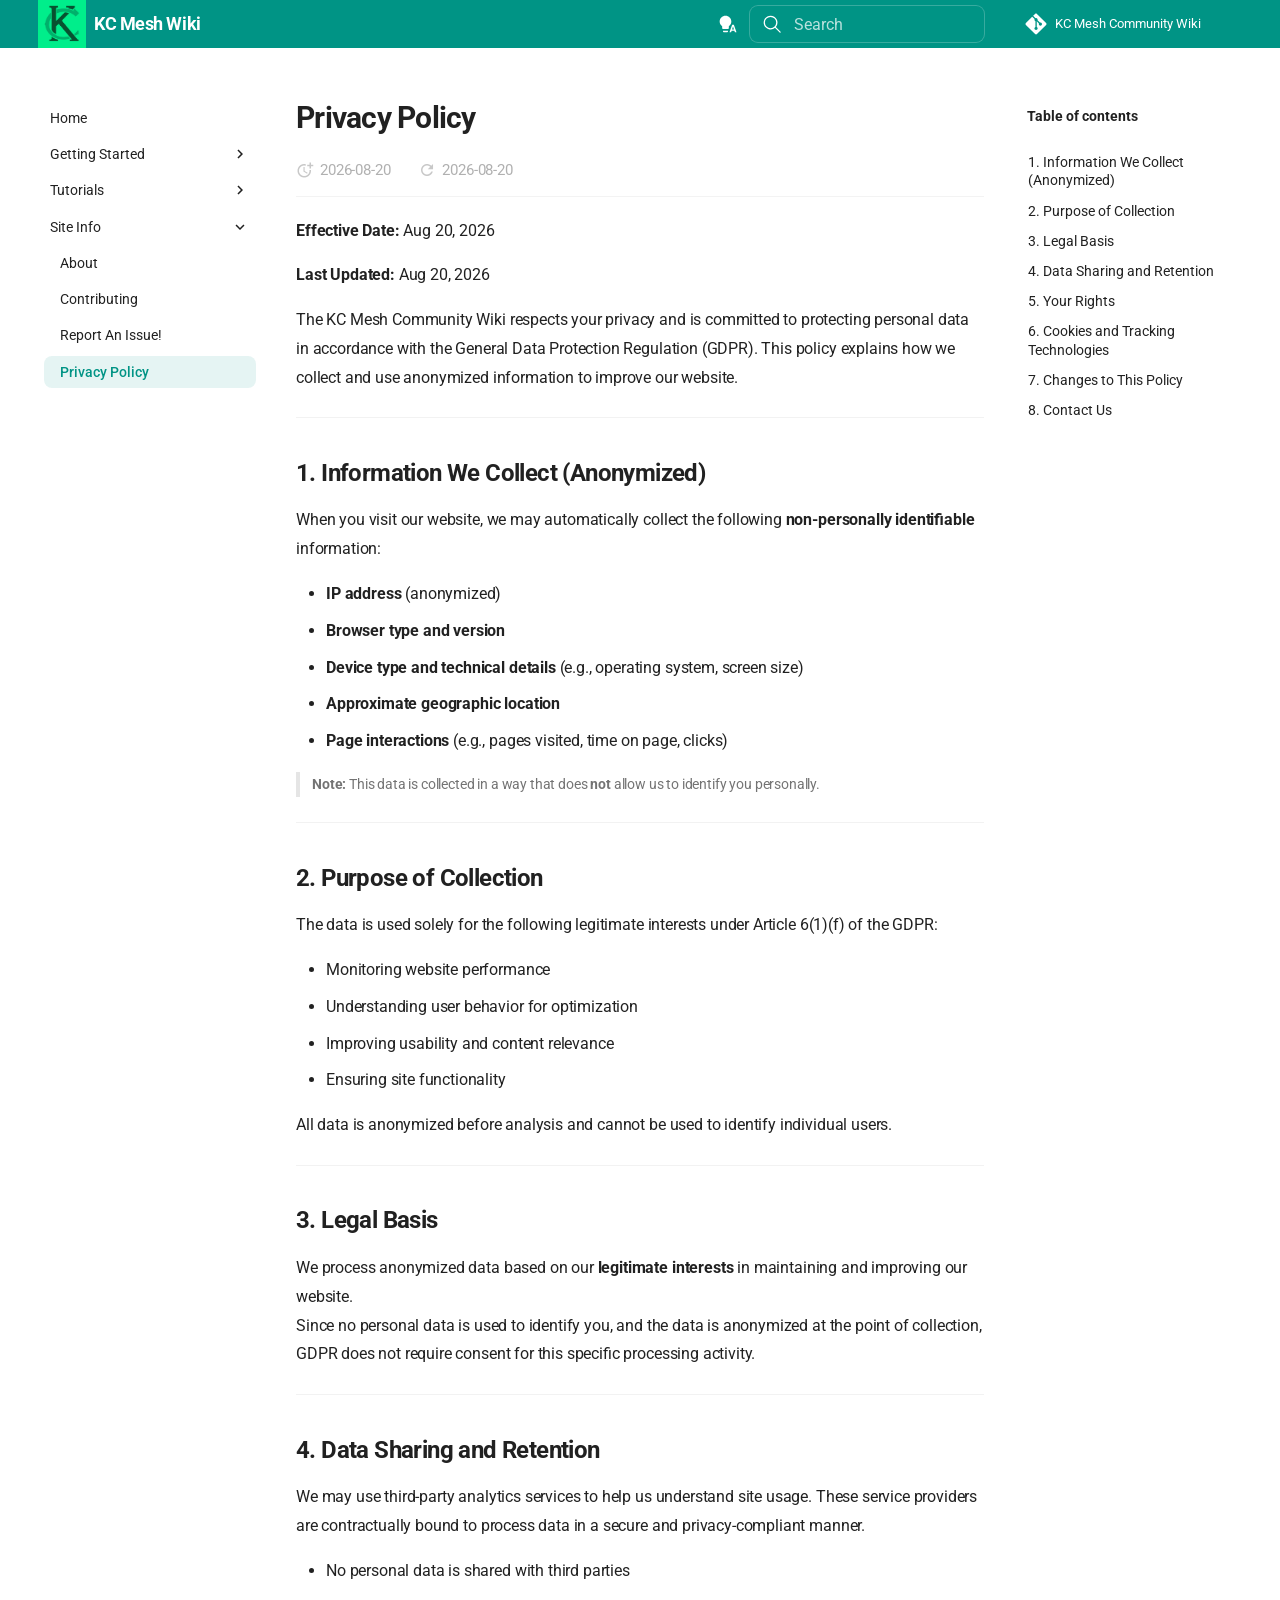
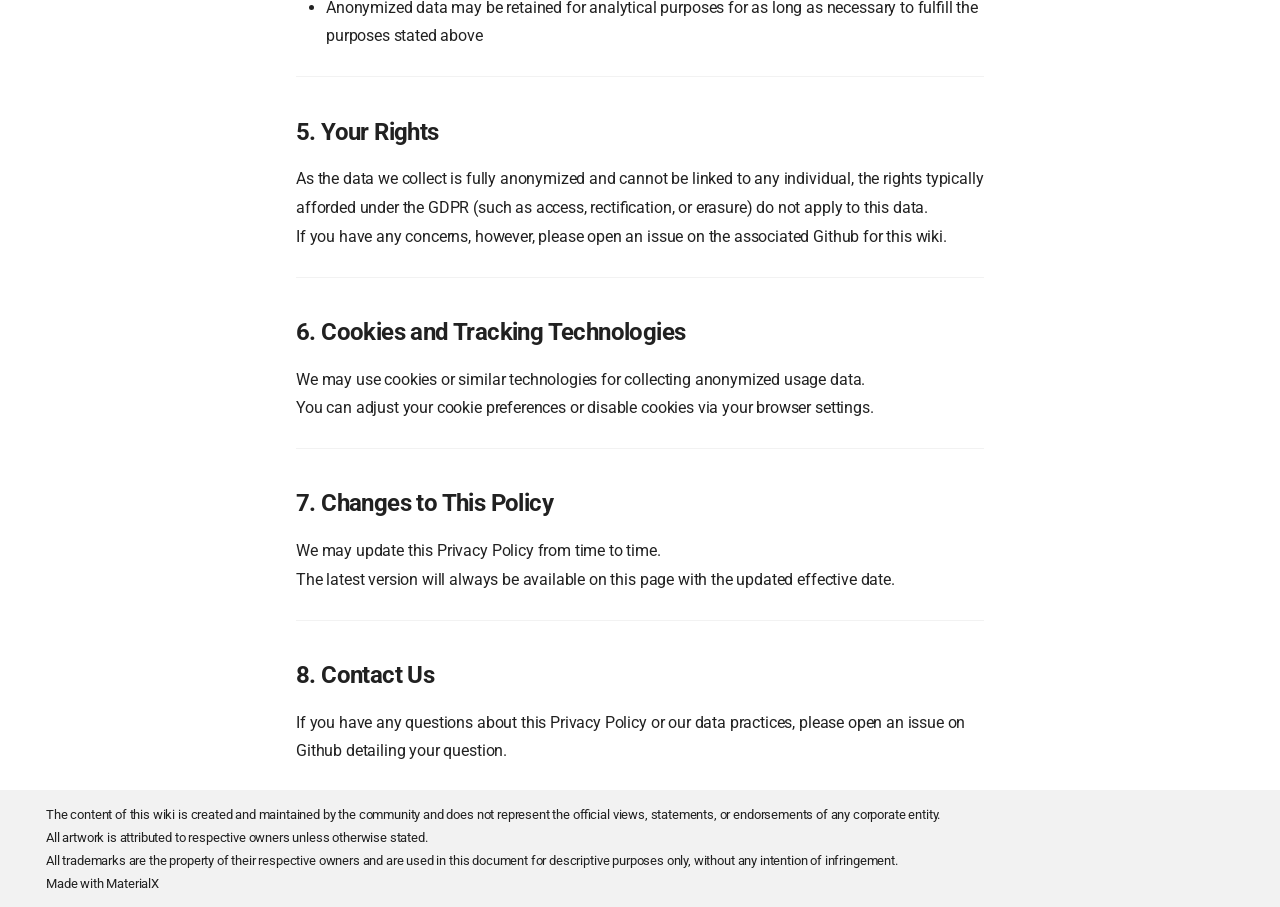
<file: privacy-policy/index.html>
<!doctype html>
<html lang="en" class="no-js">
  <head>
    
      <meta charset="utf-8">
      <meta name="viewport" content="width=device-width,initial-scale=1">
      
        <meta name="description" content="KC Mesh community wiki">
      
      
        <meta name="author" content="KC Mesh Community">
      
      
        <link rel="canonical" href="https://kcmesh.wiki/privacy-policy/">
      
      
        <link rel="prev" href="../contributing/">
      
      
      
        
      
      
      
      
        
        
        
          <link rel="icon" href="../assets/images/favicon.png">
        
      
      <meta name="generator" content="mkdocs-1.6.1, mkdocs-materialx-10.2.0">
    
    
      
        <title>Privacy Policy - KC Mesh Wiki</title>
      
    
    
      <link rel="stylesheet" href="../assets/stylesheets/main.d7aee198.min.css">
      
        
        <link rel="stylesheet" href="../assets/stylesheets/palette.a45159b5.min.css">
      
    
    

    

    
      
    
    
      
        
        
        <link rel="preconnect" href="https://fonts.gstatic.com" crossorigin>
        <link rel="stylesheet" href="https://fonts.googleapis.com/css?family=Roboto:300,300i,400,400i,700,700i%7CRoboto+Mono:400,400i,700,700i&display=fallback">
        <style>:root{--md-text-font:"Roboto";--md-code-font:"Roboto Mono"}</style>
      
    
    
      <link rel="stylesheet" href="../stylesheets/extra.css">
    
      <link rel="stylesheet" href="../assets/document_dates/fonts/material-icons.css">
    
      <link rel="stylesheet" href="../assets/document_dates/tippy/scale.css">
    
      <link rel="stylesheet" href="../assets/document_dates/tippy/tippy.css">
    
      <link rel="stylesheet" href="../assets/document_dates/tippy/material.css">
    
      <link rel="stylesheet" href="../assets/document_dates/tippy/backdrop.css">
    
      <link rel="stylesheet" href="../assets/document_dates/tippy/shift-away.css">
    
      <link rel="stylesheet" href="../assets/document_dates/tippy/light.css">
    
      <link rel="stylesheet" href="../assets/document_dates/core/core.css">
    
    <script>__md_scope=new URL("..",location),__md_hash=e=>[...e].reduce(((e,_)=>(e<<5)-e+_.charCodeAt(0)),0),__md_get=(e,_=localStorage,t=__md_scope)=>JSON.parse(_.getItem(t.pathname+"."+e)),__md_set=(e,_,t=localStorage,a=__md_scope)=>{try{t.setItem(a.pathname+"."+e,JSON.stringify(_))}catch(e){}}</script>
    
      
  


  <script defer src="https://analytics.hypermew.com/script.js" data-website-id="57d62b30-7a83-4d33-8681-bdd57a28dfb5" data-domains="kcmesh.github.io"></script>
  
    <script>"undefined"!=typeof __md_analytics&&__md_analytics()</script>
  

    
    
  </head>
  
  
  
  
    
    
      
    
    
    
    
    <body dir="ltr" data-md-color-scheme="default" data-md-color-primary="indigo" data-md-color-accent="indigo" data-mx-topbar="primary">
  
    
    <input class="md-toggle" data-md-toggle="drawer" type="checkbox" id="__drawer" autocomplete="off">
    <input class="md-toggle" data-md-toggle="toc" type="checkbox" id="__toc" autocomplete="off">
    <input class="md-toggle" data-md-toggle="search" type="checkbox" id="__search" autocomplete="off">
    <label class="md-overlay" for="__drawer"></label>
    <label class="md-overlay" for="__toc"></label>
    <div data-md-component="skip">
      
        
        <a href="#privacy-policy" class="md-skip">
          Skip to content
        </a>
      
    </div>
    <div data-md-component="announce">
      
    </div>
    
    
      

  

<header class="md-header md-header--shadow" data-md-component="header">
  <nav class="md-header__inner md-grid" aria-label="Header">
    <a href=".." title="KC Mesh Wiki" class="md-header__button md-logo" aria-label="KC Mesh Wiki" data-md-component="logo">
      
  <img src="../assets/images/kcmesh-logo.png" alt="logo">

    </a>
    <label class="md-header__button md-icon" for="__drawer">
      
      <svg xmlns="http://www.w3.org/2000/svg" viewBox="0 0 24 24"><path d="M3 6h18v2H3zm0 5h18v2H3zm0 5h18v2H3z"/></svg>
    </label>
    <div class="md-header__title" data-md-component="header-title">
      <div class="md-header__ellipsis">
        <div class="md-header__topic">
          <span class="md-ellipsis">
            KC Mesh Wiki
          </span>
        </div>
        <div class="md-header__topic" data-md-component="header-topic">
          <span class="md-ellipsis">
            
              Privacy Policy
            
          </span>
        </div>
      </div>
    </div>
    
      
        <form class="md-header__option" data-md-component="palette">
  
    
    
    
    <input class="md-option" data-md-color-media="(prefers-color-scheme)" data-md-color-scheme="default" data-md-color-primary="indigo" data-md-color-accent="indigo"  aria-label="Switch to Light Mode"  type="radio" name="__palette" id="__palette_0">
    
      <label class="md-header__button md-icon" title="Switch to Light Mode" for="__palette_1" hidden>
        <svg xmlns="http://www.w3.org/2000/svg" viewBox="0 0 24 24"><path d="M9 2C5.13 2 2 5.13 2 9c0 2.38 1.19 4.47 3 5.74V17c0 .55.45 1 1 1h6c.55 0 1-.45 1-1v-2.26c1.81-1.27 3-3.36 3-5.74 0-3.87-3.13-7-7-7M6 21c0 .55.45 1 1 1h4c.55 0 1-.45 1-1v-1H6zm13-8h-2l-3.2 9h1.9l.7-2h3.2l.7 2h1.9zm-2.15 5.65L18 15l1.15 3.65z"/></svg>
      </label>
    
  
    
    
    
    <input class="md-option" data-md-color-media="(prefers-color-scheme: light)" data-md-color-scheme="default" data-md-color-primary="teal" data-md-color-accent="deep-orange"  aria-label="Switch to Dark Mode"  type="radio" name="__palette" id="__palette_1">
    
      <label class="md-header__button md-icon" title="Switch to Dark Mode" for="__palette_2" hidden>
        <svg xmlns="http://www.w3.org/2000/svg" viewBox="0 0 24 24"><path d="M12 2a7 7 0 0 0-7 7c0 2.38 1.19 4.47 3 5.74V17a1 1 0 0 0 1 1h6a1 1 0 0 0 1-1v-2.26c1.81-1.27 3-3.36 3-5.74a7 7 0 0 0-7-7M9 21a1 1 0 0 0 1 1h4a1 1 0 0 0 1-1v-1H9z"/></svg>
      </label>
    
  
    
    
    
    <input class="md-option" data-md-color-media="(prefers-color-scheme: dark)" data-md-color-scheme="slate" data-md-color-primary="teal" data-md-color-accent="yellow"  aria-label="Switch to Auto"  type="radio" name="__palette" id="__palette_2">
    
      <label class="md-header__button md-icon" title="Switch to Auto" for="__palette_0" hidden>
        <svg xmlns="http://www.w3.org/2000/svg" viewBox="0 0 24 24"><path d="M12 2a7 7 0 0 1 7 7c0 2.38-1.19 4.47-3 5.74V17a1 1 0 0 1-1 1H9a1 1 0 0 1-1-1v-2.26C6.19 13.47 5 11.38 5 9a7 7 0 0 1 7-7M9 21v-1h6v1a1 1 0 0 1-1 1h-4a1 1 0 0 1-1-1m3-17a5 5 0 0 0-5 5c0 2.05 1.23 3.81 3 4.58V16h4v-2.42c1.77-.77 3-2.53 3-4.58a5 5 0 0 0-5-5"/></svg>
      </label>
    
  
</form>
      
    
    
      <script>var palette=__md_get("__palette");if(palette&&palette.color){if("(prefers-color-scheme)"===palette.color.media){var media=matchMedia("(prefers-color-scheme: light)"),input=document.querySelector(media.matches?"[data-md-color-media='(prefers-color-scheme: light)']":"[data-md-color-media='(prefers-color-scheme: dark)']");palette.color.media=input.getAttribute("data-md-color-media"),palette.color.scheme=input.getAttribute("data-md-color-scheme"),palette.color.primary=input.getAttribute("data-md-color-primary"),palette.color.accent=input.getAttribute("data-md-color-accent")}for(var[key,value]of Object.entries(palette.color))document.body.setAttribute("data-md-color-"+key,value)}</script>
    
    
    
      
      
        <label class="md-header__button md-icon" for="__search">
          
          <svg xmlns="http://www.w3.org/2000/svg" viewBox="0 0 24 24"><path d="M10.25 2a8.25 8.25 0 0 1 6.34 13.53l5.69 5.69a.749.749 0 0 1-.326 1.275.75.75 0 0 1-.734-.215l-5.69-5.69A8.25 8.25 0 1 1 10.25 2M3.5 10.25a6.75 6.75 0 1 0 13.5 0 6.75 6.75 0 0 0-13.5 0"/></svg>
        </label>
        <div class="md-search" data-md-component="search" role="dialog">
  <label class="md-search__overlay" for="__search"></label>
  <div class="md-search__inner" role="search">
    <form class="md-search__form" name="search">
      <input type="text" class="md-search__input" name="query" aria-label="Search" placeholder="Search" autocapitalize="off" autocorrect="off" autocomplete="off" spellcheck="false" data-md-component="search-query" required>
      <label class="md-search__icon md-icon" for="__search">
        
        <svg xmlns="http://www.w3.org/2000/svg" viewBox="0 0 24 24"><path d="M10.25 2a8.25 8.25 0 0 1 6.34 13.53l5.69 5.69a.749.749 0 0 1-.326 1.275.75.75 0 0 1-.734-.215l-5.69-5.69A8.25 8.25 0 1 1 10.25 2M3.5 10.25a6.75 6.75 0 1 0 13.5 0 6.75 6.75 0 0 0-13.5 0"/></svg>
        
        <svg xmlns="http://www.w3.org/2000/svg" viewBox="0 0 24 24"><path d="M20 11v2H8l5.5 5.5-1.42 1.42L4.16 12l7.92-7.92L13.5 5.5 8 11z"/></svg>
      </label>
      <nav class="md-search__options" aria-label="Search">
        
        <button type="reset" class="md-search__icon md-icon" title="Clear" aria-label="Clear" tabindex="-1">
          
          <svg xmlns="http://www.w3.org/2000/svg" viewBox="0 0 24 24"><path d="M19 6.41 17.59 5 12 10.59 6.41 5 5 6.41 10.59 12 5 17.59 6.41 19 12 13.41 17.59 19 19 17.59 13.41 12z"/></svg>
        </button>
      </nav>
      
    </form>
    <div class="md-search__output">
      <div class="md-search__scrollwrap" tabindex="0">
        <div class="md-search-result md-search-result--pagefind" data-md-component="search-result">
          <div class="md-search-result__meta">
            Initializing search
          </div>
          <ol class="md-search-result__list" role="presentation"></ol>
        </div>
      </div>
    </div>
  </div>
</div>
      
    
    
      <div class="md-header__source">
        <a href="https://github.com/kcmesh/communitywiki" title="Go to repository" class="md-source" data-md-component="source">
  <div class="md-source__icon md-icon">
    
    <svg xmlns="http://www.w3.org/2000/svg" viewBox="0 0 448 512"><!--! Font Awesome Free 7.1.0 by @fontawesome - https://fontawesome.com License - https://fontawesome.com/license/free (Icons: CC BY 4.0, Fonts: SIL OFL 1.1, Code: MIT License) Copyright 2025 Fonticons, Inc.--><path d="M439.6 236.1 244 40.5c-5.4-5.5-12.8-8.5-20.4-8.5s-15 3-20.4 8.4L162.5 81l51.5 51.5c27.1-9.1 52.7 16.8 43.4 43.7l49.7 49.7c34.2-11.8 61.2 31 35.5 56.7-26.5 26.5-70.2-2.9-56-37.3L240.3 199v121.9c25.3 12.5 22.3 41.8 9.1 55-6.4 6.4-15.2 10.1-24.3 10.1s-17.8-3.6-24.3-10.1c-17.6-17.6-11.1-46.9 11.2-56v-123c-20.8-8.5-24.6-30.7-18.6-45L142.6 101 8.5 235.1C3 240.6 0 247.9 0 255.5s3 15 8.5 20.4l195.6 195.7c5.4 5.4 12.7 8.4 20.4 8.4s15-3 20.4-8.4l194.7-194.7c5.4-5.4 8.4-12.8 8.4-20.4s-3-15-8.4-20.4"/></svg>
  </div>
  <div class="md-source__repository">
    KC Mesh Community Wiki
  </div>
</a>
      </div>
    
  </nav>
  
</header>
    
    <div class="md-container" data-md-component="container">
      
      
        
          
        
      
      <main class="md-main" data-md-component="main">
        <div class="md-main__inner md-grid">
          
            
              
              <div class="md-sidebar md-sidebar--primary" data-md-component="sidebar" data-md-type="navigation" >
                <div class="md-sidebar__scrollwrap">
                  <div class="md-sidebar__inner">
                    



<nav class="md-nav md-nav--primary" aria-label="Navigation" data-md-level="0">
  <label class="md-nav__title" for="__drawer">
    <a href=".." title="KC Mesh Wiki" class="md-nav__button md-logo" aria-label="KC Mesh Wiki" data-md-component="logo">
      
  <img src="../assets/images/kcmesh-logo.png" alt="logo">

    </a>
    KC Mesh Wiki
  </label>
  
    <div class="md-nav__source">
      <a href="https://github.com/kcmesh/communitywiki" title="Go to repository" class="md-source" data-md-component="source">
  <div class="md-source__icon md-icon">
    
    <svg xmlns="http://www.w3.org/2000/svg" viewBox="0 0 448 512"><!--! Font Awesome Free 7.1.0 by @fontawesome - https://fontawesome.com License - https://fontawesome.com/license/free (Icons: CC BY 4.0, Fonts: SIL OFL 1.1, Code: MIT License) Copyright 2025 Fonticons, Inc.--><path d="M439.6 236.1 244 40.5c-5.4-5.5-12.8-8.5-20.4-8.5s-15 3-20.4 8.4L162.5 81l51.5 51.5c27.1-9.1 52.7 16.8 43.4 43.7l49.7 49.7c34.2-11.8 61.2 31 35.5 56.7-26.5 26.5-70.2-2.9-56-37.3L240.3 199v121.9c25.3 12.5 22.3 41.8 9.1 55-6.4 6.4-15.2 10.1-24.3 10.1s-17.8-3.6-24.3-10.1c-17.6-17.6-11.1-46.9 11.2-56v-123c-20.8-8.5-24.6-30.7-18.6-45L142.6 101 8.5 235.1C3 240.6 0 247.9 0 255.5s3 15 8.5 20.4l195.6 195.7c5.4 5.4 12.7 8.4 20.4 8.4s15-3 20.4-8.4l194.7-194.7c5.4-5.4 8.4-12.8 8.4-20.4s-3-15-8.4-20.4"/></svg>
  </div>
  <div class="md-source__repository">
    KC Mesh Community Wiki
  </div>
</a>
    </div>
  
  <ul class="md-nav__list">
    
      
      
  
  
  
  
    <li class="md-nav__item">
      <a href=".." class="md-nav__link">
        
  
  
  <span class="md-ellipsis">
    
  
    Home
  

    
  </span>
  
  

      </a>
    </li>
  

    
      
      
  
  
  
  
    
    
    
    
    
    <li class="md-nav__item md-nav__item--nested">
      
        
        
        <input class="md-nav__toggle md-toggle " type="checkbox" id="__nav_2" >
        
          
          <label class="md-nav__link" for="__nav_2" id="__nav_2_label" tabindex="0">
            
  
  
  <span class="md-ellipsis">
    
  
    Getting Started
  

    
  </span>
  
  

            <span class="md-nav__icon md-icon"></span>
          </label>
        
        <nav class="md-nav" data-md-level="1" aria-labelledby="__nav_2_label" aria-expanded="false">
          <label class="md-nav__title" for="__nav_2">
            <span class="md-nav__icon md-icon"></span>
            
  
    Getting Started
  

          </label>
          <ul class="md-nav__list">
            
              
                
  
  
  
  
    <li class="md-nav__item">
      <a href="../getting-started/" class="md-nav__link">
        
  
  
  <span class="md-ellipsis">
    
  
    The Basics
  

    
  </span>
  
  

      </a>
    </li>
  

              
            
              
                
  
  
  
  
    <li class="md-nav__item">
      <a href="../faq-general/" class="md-nav__link">
        
  
  
  <span class="md-ellipsis">
    
  
    FAQ
  

    
  </span>
  
  

      </a>
    </li>
  

              
            
          </ul>
        </nav>
      
    </li>
  

    
      
      
  
  
  
  
    
    
    
    
    
    <li class="md-nav__item md-nav__item--nested">
      
        
        
        <input class="md-nav__toggle md-toggle " type="checkbox" id="__nav_3" >
        
          
          <label class="md-nav__link" for="__nav_3" id="__nav_3_label" tabindex="0">
            
  
  
  <span class="md-ellipsis">
    
  
    Tutorials
  

    
  </span>
  
  

            <span class="md-nav__icon md-icon"></span>
          </label>
        
        <nav class="md-nav" data-md-level="1" aria-labelledby="__nav_3_label" aria-expanded="false">
          <label class="md-nav__title" for="__nav_3">
            <span class="md-nav__icon md-icon"></span>
            
  
    Tutorials
  

          </label>
          <ul class="md-nav__list">
            
              
                
  
  
  
  
    <li class="md-nav__item">
      <a href="../tutorials/solar-node/" class="md-nav__link">
        
  
  
  <span class="md-ellipsis">
    
  
    Solar Node
  

    
  </span>
  
  

      </a>
    </li>
  

              
            
          </ul>
        </nav>
      
    </li>
  

    
      
      
  
  
    
  
  
  
    
    
    
    
    
    <li class="md-nav__item md-nav__item--active md-nav__item--nested">
      
        
        
        <input class="md-nav__toggle md-toggle " type="checkbox" id="__nav_4" checked>
        
          
          <label class="md-nav__link" for="__nav_4" id="__nav_4_label" tabindex="0">
            
  
  
  <span class="md-ellipsis">
    
  
    Site Info
  

    
  </span>
  
  

            <span class="md-nav__icon md-icon"></span>
          </label>
        
        <nav class="md-nav" data-md-level="1" aria-labelledby="__nav_4_label" aria-expanded="true">
          <label class="md-nav__title" for="__nav_4">
            <span class="md-nav__icon md-icon"></span>
            
  
    Site Info
  

          </label>
          <ul class="md-nav__list">
            
              
                
  
  
  
  
    <li class="md-nav__item">
      <a href="../about/" class="md-nav__link">
        
  
  
  <span class="md-ellipsis">
    
  
    About
  

    
  </span>
  
  

      </a>
    </li>
  

              
            
              
                
  
  
  
  
    <li class="md-nav__item">
      <a href="../contributing/" class="md-nav__link">
        
  
  
  <span class="md-ellipsis">
    
  
    Contributing
  

    
  </span>
  
  

      </a>
    </li>
  

              
            
              
                
  
  
  
  
    <li class="md-nav__item">
      <a href="https://github.com/kcmesh/communitywiki/issues" class="md-nav__link">
        
  
  
  <span class="md-ellipsis">
    
  
    Report An Issue!
  

    
  </span>
  
  

      </a>
    </li>
  

              
            
              
                
  
  
    
  
  
  
    <li class="md-nav__item md-nav__item--active">
      
      <input class="md-nav__toggle md-toggle" type="checkbox" id="__toc">
      
      
        
      
      
        <label class="md-nav__link md-nav__link--active" for="__toc">
          
  
  
  <span class="md-ellipsis">
    
  
    Privacy Policy
  

    
  </span>
  
  

          <span class="md-nav__icon md-icon"></span>
        </label>
      
      <a href="./" class="md-nav__link md-nav__link--active">
        
  
  
  <span class="md-ellipsis">
    
  
    Privacy Policy
  

    
  </span>
  
  

      </a>
      
        

<nav class="md-nav md-nav--secondary" aria-label="Table of contents">
  
  
  
    
  
  
    <label class="md-nav__title" for="__toc">
      <span class="md-nav__icon md-icon"></span>
      Table of contents
    </label>
    <ul class="md-nav__list" data-md-component="toc">
      
        <li class="md-nav__item">
  <a href="#1-information-we-collect-anonymized" class="md-nav__link">
    <span class="md-ellipsis">
      
        1. Information We Collect (Anonymized)
      
    </span>
  </a>
  
</li>
      
        <li class="md-nav__item">
  <a href="#2-purpose-of-collection" class="md-nav__link">
    <span class="md-ellipsis">
      
        2. Purpose of Collection
      
    </span>
  </a>
  
</li>
      
        <li class="md-nav__item">
  <a href="#3-legal-basis" class="md-nav__link">
    <span class="md-ellipsis">
      
        3. Legal Basis
      
    </span>
  </a>
  
</li>
      
        <li class="md-nav__item">
  <a href="#4-data-sharing-and-retention" class="md-nav__link">
    <span class="md-ellipsis">
      
        4. Data Sharing and Retention
      
    </span>
  </a>
  
</li>
      
        <li class="md-nav__item">
  <a href="#5-your-rights" class="md-nav__link">
    <span class="md-ellipsis">
      
        5. Your Rights
      
    </span>
  </a>
  
</li>
      
        <li class="md-nav__item">
  <a href="#6-cookies-and-tracking-technologies" class="md-nav__link">
    <span class="md-ellipsis">
      
        6. Cookies and Tracking Technologies
      
    </span>
  </a>
  
</li>
      
        <li class="md-nav__item">
  <a href="#7-changes-to-this-policy" class="md-nav__link">
    <span class="md-ellipsis">
      
        7. Changes to This Policy
      
    </span>
  </a>
  
</li>
      
        <li class="md-nav__item">
  <a href="#8-contact-us" class="md-nav__link">
    <span class="md-ellipsis">
      
        8. Contact Us
      
    </span>
  </a>
  
</li>
      
    </ul>
  
</nav>
      
    </li>
  

              
            
          </ul>
        </nav>
      
    </li>
  

    
  </ul>
</nav>
                  </div>
                </div>
              </div>
            
            
              
              <div class="md-sidebar md-sidebar--secondary" data-md-component="sidebar" data-md-type="toc" >
                <div class="md-sidebar__scrollwrap">
                  <div class="md-sidebar__inner">
                    

<nav class="md-nav md-nav--secondary" aria-label="Table of contents">
  
  
  
    
  
  
    <label class="md-nav__title" for="__toc">
      <span class="md-nav__icon md-icon"></span>
      Table of contents
    </label>
    <ul class="md-nav__list" data-md-component="toc">
      
        <li class="md-nav__item">
  <a href="#1-information-we-collect-anonymized" class="md-nav__link">
    <span class="md-ellipsis">
      
        1. Information We Collect (Anonymized)
      
    </span>
  </a>
  
</li>
      
        <li class="md-nav__item">
  <a href="#2-purpose-of-collection" class="md-nav__link">
    <span class="md-ellipsis">
      
        2. Purpose of Collection
      
    </span>
  </a>
  
</li>
      
        <li class="md-nav__item">
  <a href="#3-legal-basis" class="md-nav__link">
    <span class="md-ellipsis">
      
        3. Legal Basis
      
    </span>
  </a>
  
</li>
      
        <li class="md-nav__item">
  <a href="#4-data-sharing-and-retention" class="md-nav__link">
    <span class="md-ellipsis">
      
        4. Data Sharing and Retention
      
    </span>
  </a>
  
</li>
      
        <li class="md-nav__item">
  <a href="#5-your-rights" class="md-nav__link">
    <span class="md-ellipsis">
      
        5. Your Rights
      
    </span>
  </a>
  
</li>
      
        <li class="md-nav__item">
  <a href="#6-cookies-and-tracking-technologies" class="md-nav__link">
    <span class="md-ellipsis">
      
        6. Cookies and Tracking Technologies
      
    </span>
  </a>
  
</li>
      
        <li class="md-nav__item">
  <a href="#7-changes-to-this-policy" class="md-nav__link">
    <span class="md-ellipsis">
      
        7. Changes to This Policy
      
    </span>
  </a>
  
</li>
      
        <li class="md-nav__item">
  <a href="#8-contact-us" class="md-nav__link">
    <span class="md-ellipsis">
      
        8. Contact Us
      
    </span>
  </a>
  
</li>
      
    </ul>
  
</nav>
                  </div>
                </div>
              </div>
            
          
          
            <div class="md-content" data-md-component="content">
              
              
              
              <article class="md-content__inner md-typeset" data-pagefind-body>
                
                  
  
  


<h1 id="privacy-policy">Privacy Policy<a class="headerlink" href="#privacy-policy" title="Permanent link">&para;</a></h1>
<div class='document-dates-plugin-wrapper document-dates-top'><div class='document-dates-plugin' locale=''><div class='dd-left'><span class='dd-item' data-tippy-content data-tippy-raw='2026-08-20'><span class='material-icons' data-icon='doc_created'></span><time datetime='2026-08-20T16:39:22+00:00'>2026-08-20</time></span><span class='dd-item' data-tippy-content data-tippy-raw='2026-08-20'><span class='material-icons' data-icon='doc_updated'></span><time datetime='2026-08-20T16:39:22+00:00'>2026-08-20</time></span></div></div></div>

<p><strong>Effective Date:</strong> Aug 20, 2026</p>
<p><strong>Last Updated:</strong> Aug 20, 2026</p>
<p>The KC Mesh Community Wiki respects your privacy and is committed to protecting personal data in accordance with the General Data Protection Regulation (GDPR). This policy explains how we collect and use anonymized information to improve our website.</p>
<hr />
<h2 id="1-information-we-collect-anonymized">1. Information We Collect (Anonymized)<a class="headerlink" href="#1-information-we-collect-anonymized" title="Permanent link">&para;</a></h2>
<p>When you visit our website, we may automatically collect the following <strong>non-personally identifiable</strong> information:</p>
<ul>
<li><strong>IP address</strong> (anonymized)  </li>
<li><strong>Browser type and version</strong>  </li>
<li><strong>Device type and technical details</strong> (e.g., operating system, screen size)  </li>
<li><strong>Approximate geographic location</strong>  </li>
<li><strong>Page interactions</strong> (e.g., pages visited, time on page, clicks)</li>
</ul>
<blockquote>
<p><strong>Note:</strong> This data is collected in a way that does <strong>not</strong> allow us to identify you personally.</p>
</blockquote>
<hr />
<h2 id="2-purpose-of-collection">2. Purpose of Collection<a class="headerlink" href="#2-purpose-of-collection" title="Permanent link">&para;</a></h2>
<p>The data is used solely for the following legitimate interests under Article 6(1)(f) of the GDPR:</p>
<ul>
<li>Monitoring website performance  </li>
<li>Understanding user behavior for optimization</li>
<li>Improving usability and content relevance</li>
<li>Ensuring site functionality</li>
</ul>
<p>All data is anonymized before analysis and cannot be used to identify individual users.</p>
<hr />
<h2 id="3-legal-basis">3. Legal Basis<a class="headerlink" href="#3-legal-basis" title="Permanent link">&para;</a></h2>
<p>We process anonymized data based on our <strong>legitimate interests</strong> in maintaining and improving our website.<br />
Since no personal data is used to identify you, and the data is anonymized at the point of collection, GDPR does not require consent for this specific processing activity.</p>
<hr />
<h2 id="4-data-sharing-and-retention">4. Data Sharing and Retention<a class="headerlink" href="#4-data-sharing-and-retention" title="Permanent link">&para;</a></h2>
<p>We may use third-party analytics services to help us understand site usage. These service providers are contractually bound to process data in a secure and privacy-compliant manner.</p>
<ul>
<li>No personal data is shared with third parties  </li>
<li>Anonymized data may be retained for analytical purposes for as long as necessary to fulfill the purposes stated above</li>
</ul>
<hr />
<h2 id="5-your-rights">5. Your Rights<a class="headerlink" href="#5-your-rights" title="Permanent link">&para;</a></h2>
<p>As the data we collect is fully anonymized and cannot be linked to any individual, the rights typically afforded under the GDPR (such as access, rectification, or erasure) do not apply to this data.<br />
If you have any concerns, however, please open an issue on the associated Github for this wiki. </p>
<hr />
<h2 id="6-cookies-and-tracking-technologies">6. Cookies and Tracking Technologies<a class="headerlink" href="#6-cookies-and-tracking-technologies" title="Permanent link">&para;</a></h2>
<p>We may use cookies or similar technologies for collecting anonymized usage data.<br />
You can adjust your cookie preferences or disable cookies via your browser settings.</p>
<hr />
<h2 id="7-changes-to-this-policy">7. Changes to This Policy<a class="headerlink" href="#7-changes-to-this-policy" title="Permanent link">&para;</a></h2>
<p>We may update this Privacy Policy from time to time.<br />
The latest version will always be available on this page with the updated effective date.</p>
<hr />
<h2 id="8-contact-us">8. Contact Us<a class="headerlink" href="#8-contact-us" title="Permanent link">&para;</a></h2>
<p>If you have any questions about this Privacy Policy or our data practices, please open an issue on Github detailing your question. </p>









  




                
              </article>
            </div>
          
          
<script>var target=document.getElementById(location.hash.slice(1));target&&target.name&&(target.checked=target.name.startsWith("__tabbed_"))</script>
        </div>
          <div class="md-top" data-md-component="top" hidden>
  <div class="md-top__center">
    <button type="button" class="md-top__button md-top__button--main" data-md-action="top">
      
      <svg xmlns="http://www.w3.org/2000/svg" viewBox="0 0 24 24"><path d="M13 20h-2V8l-5.5 5.5-1.42-1.42L12 4.16l7.92 7.92-1.42 1.42L13 8z"/></svg>
      <span>Back to top</span>
    </button>
    
      
      
      <label class="md-top__button md-top__side md-top__side--nav" for="__drawer" >
        <svg xmlns="http://www.w3.org/2000/svg" fill="none" stroke="currentColor" stroke-linecap="round" stroke-linejoin="round" stroke-width="2" class="lucide lucide-panel-left" viewBox="0 0 24 24"><rect width="18" height="18" x="3" y="3" rx="2"/><path d="M9 3v18"/></svg>
      </label>
    
    
      
      
      <label class="md-top__button md-top__side md-top__side--toc" for="__toc" >
        <svg xmlns="http://www.w3.org/2000/svg" fill="none" stroke="currentColor" stroke-linecap="round" stroke-linejoin="round" stroke-width="2" class="lucide lucide-panel-right" viewBox="0 0 24 24"><rect width="18" height="18" x="3" y="3" rx="2"/><path d="M15 3v18"/></svg>
      </label>
    
  </div>
</div>
      </main>
      
        <footer class="md-footer">
  
  <div class="md-footer-meta md-typeset">
    <div class="md-footer-meta__inner md-grid">
      <div class="md-copyright">
  
    <div class="md-copyright__highlight">
      The content of this wiki is created and maintained by the community and does not represent the official views, statements, or endorsements of any corporate entity. <div>All artwork is attributed to respective owners unless otherwise stated. <div>All trademarks are the property of their respective owners and are used in this document for descriptive purposes only, without any intention of infringement.
    </div>
  
  
    Made with
    <a href="https://jaywhj.github.io/mkdocs-materialx/" target="_blank" rel="noopener">
      MaterialX
    </a>
  
</div>
      
    </div>
  </div>
</footer>
      
    </div>
    <div class="md-dialog" data-md-component="dialog">
      <div class="md-dialog__inner md-typeset"></div>
    </div>
    
    
    
      
      
      
      
        
        
          
          
        
      <script id="__config" type="application/json">{"annotate": null, "base": "..", "code": null, "features": [], "search": {"options": {"baseUrl": "..", "bundleUrl": "../search/", "highlight": false, "searchOptions": {}}, "provider": "pagefind"}, "tags": null, "translations": {"clipboard.copied": "Copied to clipboard", "clipboard.copy": "Copy to clipboard", "code.collapse": "Collapse", "code.download": "Download", "code.expand": "Expand remaining # lines", "code.select": "Toggle line selection", "search.offline": "Switch to Lunr for offline search", "search.result.more.one": "1 more on this page", "search.result.more.other": "# more on this page", "search.result.none": "No matching documents", "search.result.one": "1 matching document", "search.result.other": "# matching documents", "search.result.placeholder": "Type to start searching", "search.result.term.missing": "Missing", "select.version": "Select version"}, "version": null}</script>
    
    
      <script src="../assets/javascripts/bundle.44453a05.min.js"></script>
      
        <script src="../assets/document_dates/tippy/popper.min.js"></script>
      
        <script src="../assets/document_dates/tippy/tippy.umd.min.js"></script>
      
        <script src="../assets/document_dates/core/md5.min.js"></script>
      
        <script src="../assets/document_dates/core/default.config.js"></script>
      
        <script src="../assets/document_dates/core/utils.js"></script>
      
        <script src="../assets/document_dates/core/core.js"></script>
      
    
  </body>
</html>
</file>
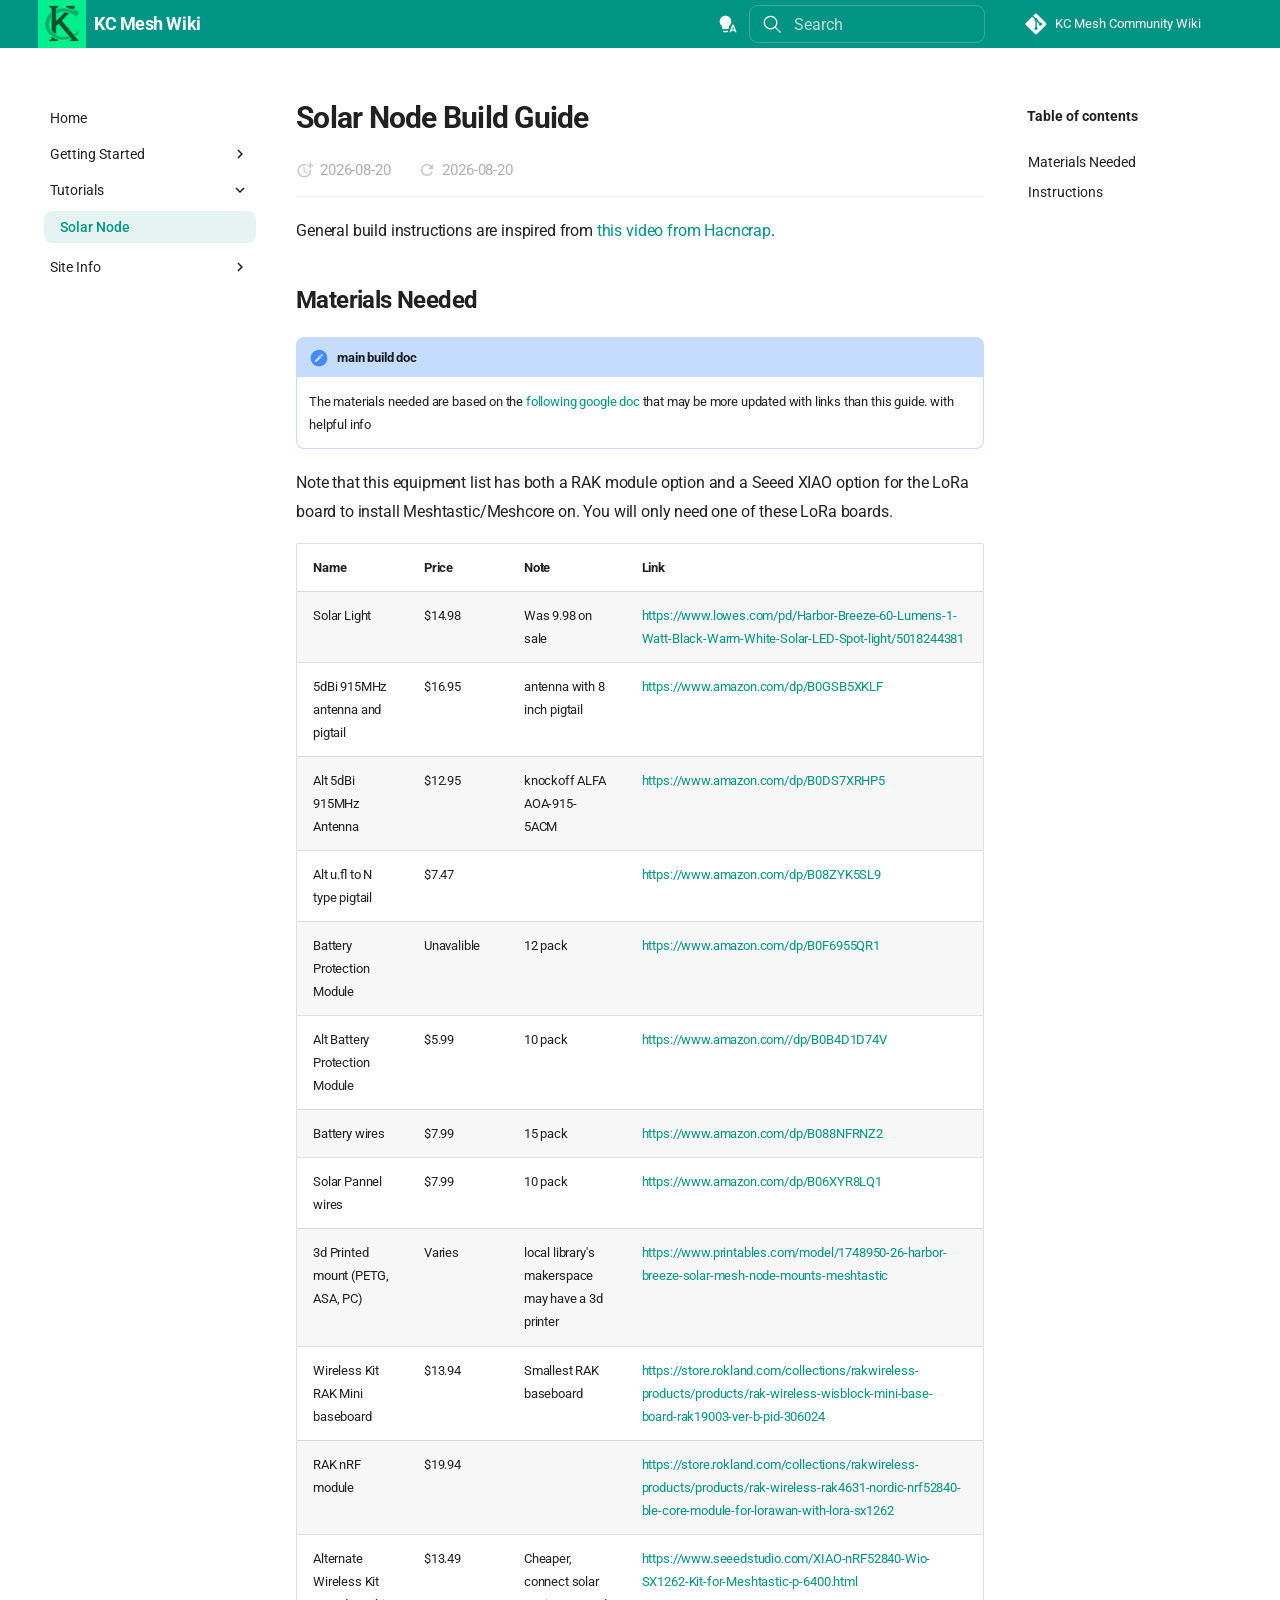
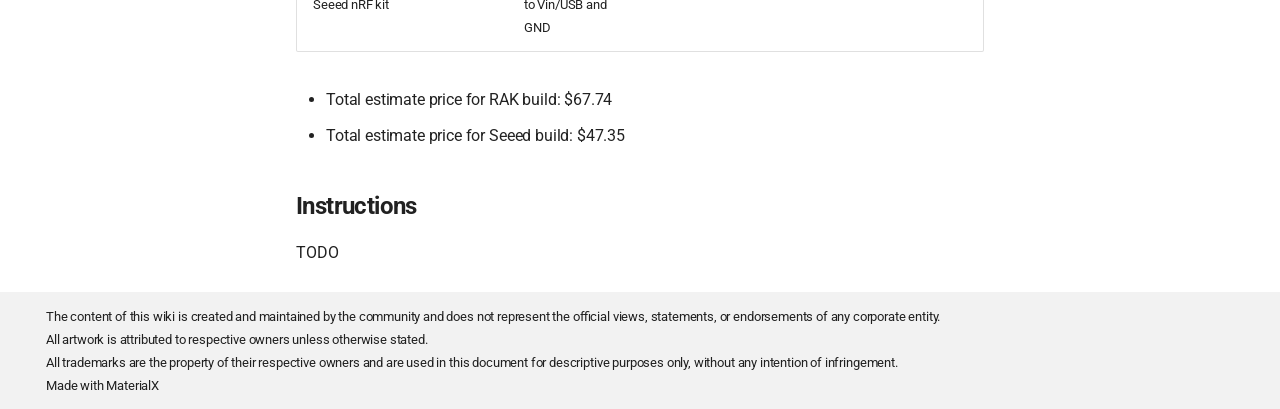
<file: tutorials/solar-node/index.html>
<!doctype html>
<html lang="en" class="no-js">
  <head>
    
      <meta charset="utf-8">
      <meta name="viewport" content="width=device-width,initial-scale=1">
      
        <meta name="description" content="KC Mesh community wiki">
      
      
        <meta name="author" content="KC Mesh Community">
      
      
        <link rel="canonical" href="https://kcmesh.wiki/tutorials/solar-node/">
      
      
        <link rel="prev" href="../../faq-general/">
      
      
        <link rel="next" href="../../about/">
      
      
        
      
      
      
      
        
        
        
          <link rel="icon" href="../../assets/images/favicon.png">
        
      
      <meta name="generator" content="mkdocs-1.6.1, mkdocs-materialx-10.2.0">
    
    
      
        <title>Solar Node - KC Mesh Wiki</title>
      
    
    
      <link rel="stylesheet" href="../../assets/stylesheets/main.d7aee198.min.css">
      
        
        <link rel="stylesheet" href="../../assets/stylesheets/palette.a45159b5.min.css">
      
    
    

    

    
      
    
    
      
        
        
        <link rel="preconnect" href="https://fonts.gstatic.com" crossorigin>
        <link rel="stylesheet" href="https://fonts.googleapis.com/css?family=Roboto:300,300i,400,400i,700,700i%7CRoboto+Mono:400,400i,700,700i&display=fallback">
        <style>:root{--md-text-font:"Roboto";--md-code-font:"Roboto Mono"}</style>
      
    
    
      <link rel="stylesheet" href="../../stylesheets/extra.css">
    
      <link rel="stylesheet" href="../../assets/document_dates/fonts/material-icons.css">
    
      <link rel="stylesheet" href="../../assets/document_dates/tippy/scale.css">
    
      <link rel="stylesheet" href="../../assets/document_dates/tippy/tippy.css">
    
      <link rel="stylesheet" href="../../assets/document_dates/tippy/material.css">
    
      <link rel="stylesheet" href="../../assets/document_dates/tippy/backdrop.css">
    
      <link rel="stylesheet" href="../../assets/document_dates/tippy/shift-away.css">
    
      <link rel="stylesheet" href="../../assets/document_dates/tippy/light.css">
    
      <link rel="stylesheet" href="../../assets/document_dates/core/core.css">
    
    <script>__md_scope=new URL("../..",location),__md_hash=e=>[...e].reduce(((e,_)=>(e<<5)-e+_.charCodeAt(0)),0),__md_get=(e,_=localStorage,t=__md_scope)=>JSON.parse(_.getItem(t.pathname+"."+e)),__md_set=(e,_,t=localStorage,a=__md_scope)=>{try{t.setItem(a.pathname+"."+e,JSON.stringify(_))}catch(e){}}</script>
    
      
  


  <script defer src="https://analytics.hypermew.com/script.js" data-website-id="57d62b30-7a83-4d33-8681-bdd57a28dfb5" data-domains="kcmesh.github.io"></script>
  
    <script>"undefined"!=typeof __md_analytics&&__md_analytics()</script>
  

    
    
  </head>
  
  
  
  
    
    
      
    
    
    
    
    <body dir="ltr" data-md-color-scheme="default" data-md-color-primary="indigo" data-md-color-accent="indigo" data-mx-topbar="primary">
  
    
    <input class="md-toggle" data-md-toggle="drawer" type="checkbox" id="__drawer" autocomplete="off">
    <input class="md-toggle" data-md-toggle="toc" type="checkbox" id="__toc" autocomplete="off">
    <input class="md-toggle" data-md-toggle="search" type="checkbox" id="__search" autocomplete="off">
    <label class="md-overlay" for="__drawer"></label>
    <label class="md-overlay" for="__toc"></label>
    <div data-md-component="skip">
      
        
        <a href="#solar-node-build-guide" class="md-skip">
          Skip to content
        </a>
      
    </div>
    <div data-md-component="announce">
      
    </div>
    
    
      

  

<header class="md-header md-header--shadow" data-md-component="header">
  <nav class="md-header__inner md-grid" aria-label="Header">
    <a href="../.." title="KC Mesh Wiki" class="md-header__button md-logo" aria-label="KC Mesh Wiki" data-md-component="logo">
      
  <img src="../../assets/images/kcmesh-logo.png" alt="logo">

    </a>
    <label class="md-header__button md-icon" for="__drawer">
      
      <svg xmlns="http://www.w3.org/2000/svg" viewBox="0 0 24 24"><path d="M3 6h18v2H3zm0 5h18v2H3zm0 5h18v2H3z"/></svg>
    </label>
    <div class="md-header__title" data-md-component="header-title">
      <div class="md-header__ellipsis">
        <div class="md-header__topic">
          <span class="md-ellipsis">
            KC Mesh Wiki
          </span>
        </div>
        <div class="md-header__topic" data-md-component="header-topic">
          <span class="md-ellipsis">
            
              Solar Node
            
          </span>
        </div>
      </div>
    </div>
    
      
        <form class="md-header__option" data-md-component="palette">
  
    
    
    
    <input class="md-option" data-md-color-media="(prefers-color-scheme)" data-md-color-scheme="default" data-md-color-primary="indigo" data-md-color-accent="indigo"  aria-label="Switch to Light Mode"  type="radio" name="__palette" id="__palette_0">
    
      <label class="md-header__button md-icon" title="Switch to Light Mode" for="__palette_1" hidden>
        <svg xmlns="http://www.w3.org/2000/svg" viewBox="0 0 24 24"><path d="M9 2C5.13 2 2 5.13 2 9c0 2.38 1.19 4.47 3 5.74V17c0 .55.45 1 1 1h6c.55 0 1-.45 1-1v-2.26c1.81-1.27 3-3.36 3-5.74 0-3.87-3.13-7-7-7M6 21c0 .55.45 1 1 1h4c.55 0 1-.45 1-1v-1H6zm13-8h-2l-3.2 9h1.9l.7-2h3.2l.7 2h1.9zm-2.15 5.65L18 15l1.15 3.65z"/></svg>
      </label>
    
  
    
    
    
    <input class="md-option" data-md-color-media="(prefers-color-scheme: light)" data-md-color-scheme="default" data-md-color-primary="teal" data-md-color-accent="deep-orange"  aria-label="Switch to Dark Mode"  type="radio" name="__palette" id="__palette_1">
    
      <label class="md-header__button md-icon" title="Switch to Dark Mode" for="__palette_2" hidden>
        <svg xmlns="http://www.w3.org/2000/svg" viewBox="0 0 24 24"><path d="M12 2a7 7 0 0 0-7 7c0 2.38 1.19 4.47 3 5.74V17a1 1 0 0 0 1 1h6a1 1 0 0 0 1-1v-2.26c1.81-1.27 3-3.36 3-5.74a7 7 0 0 0-7-7M9 21a1 1 0 0 0 1 1h4a1 1 0 0 0 1-1v-1H9z"/></svg>
      </label>
    
  
    
    
    
    <input class="md-option" data-md-color-media="(prefers-color-scheme: dark)" data-md-color-scheme="slate" data-md-color-primary="teal" data-md-color-accent="yellow"  aria-label="Switch to Auto"  type="radio" name="__palette" id="__palette_2">
    
      <label class="md-header__button md-icon" title="Switch to Auto" for="__palette_0" hidden>
        <svg xmlns="http://www.w3.org/2000/svg" viewBox="0 0 24 24"><path d="M12 2a7 7 0 0 1 7 7c0 2.38-1.19 4.47-3 5.74V17a1 1 0 0 1-1 1H9a1 1 0 0 1-1-1v-2.26C6.19 13.47 5 11.38 5 9a7 7 0 0 1 7-7M9 21v-1h6v1a1 1 0 0 1-1 1h-4a1 1 0 0 1-1-1m3-17a5 5 0 0 0-5 5c0 2.05 1.23 3.81 3 4.58V16h4v-2.42c1.77-.77 3-2.53 3-4.58a5 5 0 0 0-5-5"/></svg>
      </label>
    
  
</form>
      
    
    
      <script>var palette=__md_get("__palette");if(palette&&palette.color){if("(prefers-color-scheme)"===palette.color.media){var media=matchMedia("(prefers-color-scheme: light)"),input=document.querySelector(media.matches?"[data-md-color-media='(prefers-color-scheme: light)']":"[data-md-color-media='(prefers-color-scheme: dark)']");palette.color.media=input.getAttribute("data-md-color-media"),palette.color.scheme=input.getAttribute("data-md-color-scheme"),palette.color.primary=input.getAttribute("data-md-color-primary"),palette.color.accent=input.getAttribute("data-md-color-accent")}for(var[key,value]of Object.entries(palette.color))document.body.setAttribute("data-md-color-"+key,value)}</script>
    
    
    
      
      
        <label class="md-header__button md-icon" for="__search">
          
          <svg xmlns="http://www.w3.org/2000/svg" viewBox="0 0 24 24"><path d="M10.25 2a8.25 8.25 0 0 1 6.34 13.53l5.69 5.69a.749.749 0 0 1-.326 1.275.75.75 0 0 1-.734-.215l-5.69-5.69A8.25 8.25 0 1 1 10.25 2M3.5 10.25a6.75 6.75 0 1 0 13.5 0 6.75 6.75 0 0 0-13.5 0"/></svg>
        </label>
        <div class="md-search" data-md-component="search" role="dialog">
  <label class="md-search__overlay" for="__search"></label>
  <div class="md-search__inner" role="search">
    <form class="md-search__form" name="search">
      <input type="text" class="md-search__input" name="query" aria-label="Search" placeholder="Search" autocapitalize="off" autocorrect="off" autocomplete="off" spellcheck="false" data-md-component="search-query" required>
      <label class="md-search__icon md-icon" for="__search">
        
        <svg xmlns="http://www.w3.org/2000/svg" viewBox="0 0 24 24"><path d="M10.25 2a8.25 8.25 0 0 1 6.34 13.53l5.69 5.69a.749.749 0 0 1-.326 1.275.75.75 0 0 1-.734-.215l-5.69-5.69A8.25 8.25 0 1 1 10.25 2M3.5 10.25a6.75 6.75 0 1 0 13.5 0 6.75 6.75 0 0 0-13.5 0"/></svg>
        
        <svg xmlns="http://www.w3.org/2000/svg" viewBox="0 0 24 24"><path d="M20 11v2H8l5.5 5.5-1.42 1.42L4.16 12l7.92-7.92L13.5 5.5 8 11z"/></svg>
      </label>
      <nav class="md-search__options" aria-label="Search">
        
        <button type="reset" class="md-search__icon md-icon" title="Clear" aria-label="Clear" tabindex="-1">
          
          <svg xmlns="http://www.w3.org/2000/svg" viewBox="0 0 24 24"><path d="M19 6.41 17.59 5 12 10.59 6.41 5 5 6.41 10.59 12 5 17.59 6.41 19 12 13.41 17.59 19 19 17.59 13.41 12z"/></svg>
        </button>
      </nav>
      
    </form>
    <div class="md-search__output">
      <div class="md-search__scrollwrap" tabindex="0">
        <div class="md-search-result md-search-result--pagefind" data-md-component="search-result">
          <div class="md-search-result__meta">
            Initializing search
          </div>
          <ol class="md-search-result__list" role="presentation"></ol>
        </div>
      </div>
    </div>
  </div>
</div>
      
    
    
      <div class="md-header__source">
        <a href="https://github.com/kcmesh/communitywiki" title="Go to repository" class="md-source" data-md-component="source">
  <div class="md-source__icon md-icon">
    
    <svg xmlns="http://www.w3.org/2000/svg" viewBox="0 0 448 512"><!--! Font Awesome Free 7.1.0 by @fontawesome - https://fontawesome.com License - https://fontawesome.com/license/free (Icons: CC BY 4.0, Fonts: SIL OFL 1.1, Code: MIT License) Copyright 2025 Fonticons, Inc.--><path d="M439.6 236.1 244 40.5c-5.4-5.5-12.8-8.5-20.4-8.5s-15 3-20.4 8.4L162.5 81l51.5 51.5c27.1-9.1 52.7 16.8 43.4 43.7l49.7 49.7c34.2-11.8 61.2 31 35.5 56.7-26.5 26.5-70.2-2.9-56-37.3L240.3 199v121.9c25.3 12.5 22.3 41.8 9.1 55-6.4 6.4-15.2 10.1-24.3 10.1s-17.8-3.6-24.3-10.1c-17.6-17.6-11.1-46.9 11.2-56v-123c-20.8-8.5-24.6-30.7-18.6-45L142.6 101 8.5 235.1C3 240.6 0 247.9 0 255.5s3 15 8.5 20.4l195.6 195.7c5.4 5.4 12.7 8.4 20.4 8.4s15-3 20.4-8.4l194.7-194.7c5.4-5.4 8.4-12.8 8.4-20.4s-3-15-8.4-20.4"/></svg>
  </div>
  <div class="md-source__repository">
    KC Mesh Community Wiki
  </div>
</a>
      </div>
    
  </nav>
  
</header>
    
    <div class="md-container" data-md-component="container">
      
      
        
          
        
      
      <main class="md-main" data-md-component="main">
        <div class="md-main__inner md-grid">
          
            
              
              <div class="md-sidebar md-sidebar--primary" data-md-component="sidebar" data-md-type="navigation" >
                <div class="md-sidebar__scrollwrap">
                  <div class="md-sidebar__inner">
                    



<nav class="md-nav md-nav--primary" aria-label="Navigation" data-md-level="0">
  <label class="md-nav__title" for="__drawer">
    <a href="../.." title="KC Mesh Wiki" class="md-nav__button md-logo" aria-label="KC Mesh Wiki" data-md-component="logo">
      
  <img src="../../assets/images/kcmesh-logo.png" alt="logo">

    </a>
    KC Mesh Wiki
  </label>
  
    <div class="md-nav__source">
      <a href="https://github.com/kcmesh/communitywiki" title="Go to repository" class="md-source" data-md-component="source">
  <div class="md-source__icon md-icon">
    
    <svg xmlns="http://www.w3.org/2000/svg" viewBox="0 0 448 512"><!--! Font Awesome Free 7.1.0 by @fontawesome - https://fontawesome.com License - https://fontawesome.com/license/free (Icons: CC BY 4.0, Fonts: SIL OFL 1.1, Code: MIT License) Copyright 2025 Fonticons, Inc.--><path d="M439.6 236.1 244 40.5c-5.4-5.5-12.8-8.5-20.4-8.5s-15 3-20.4 8.4L162.5 81l51.5 51.5c27.1-9.1 52.7 16.8 43.4 43.7l49.7 49.7c34.2-11.8 61.2 31 35.5 56.7-26.5 26.5-70.2-2.9-56-37.3L240.3 199v121.9c25.3 12.5 22.3 41.8 9.1 55-6.4 6.4-15.2 10.1-24.3 10.1s-17.8-3.6-24.3-10.1c-17.6-17.6-11.1-46.9 11.2-56v-123c-20.8-8.5-24.6-30.7-18.6-45L142.6 101 8.5 235.1C3 240.6 0 247.9 0 255.5s3 15 8.5 20.4l195.6 195.7c5.4 5.4 12.7 8.4 20.4 8.4s15-3 20.4-8.4l194.7-194.7c5.4-5.4 8.4-12.8 8.4-20.4s-3-15-8.4-20.4"/></svg>
  </div>
  <div class="md-source__repository">
    KC Mesh Community Wiki
  </div>
</a>
    </div>
  
  <ul class="md-nav__list">
    
      
      
  
  
  
  
    <li class="md-nav__item">
      <a href="../.." class="md-nav__link">
        
  
  
  <span class="md-ellipsis">
    
  
    Home
  

    
  </span>
  
  

      </a>
    </li>
  

    
      
      
  
  
  
  
    
    
    
    
    
    <li class="md-nav__item md-nav__item--nested">
      
        
        
        <input class="md-nav__toggle md-toggle " type="checkbox" id="__nav_2" >
        
          
          <label class="md-nav__link" for="__nav_2" id="__nav_2_label" tabindex="0">
            
  
  
  <span class="md-ellipsis">
    
  
    Getting Started
  

    
  </span>
  
  

            <span class="md-nav__icon md-icon"></span>
          </label>
        
        <nav class="md-nav" data-md-level="1" aria-labelledby="__nav_2_label" aria-expanded="false">
          <label class="md-nav__title" for="__nav_2">
            <span class="md-nav__icon md-icon"></span>
            
  
    Getting Started
  

          </label>
          <ul class="md-nav__list">
            
              
                
  
  
  
  
    <li class="md-nav__item">
      <a href="../../getting-started/" class="md-nav__link">
        
  
  
  <span class="md-ellipsis">
    
  
    The Basics
  

    
  </span>
  
  

      </a>
    </li>
  

              
            
              
                
  
  
  
  
    <li class="md-nav__item">
      <a href="../../faq-general/" class="md-nav__link">
        
  
  
  <span class="md-ellipsis">
    
  
    FAQ
  

    
  </span>
  
  

      </a>
    </li>
  

              
            
          </ul>
        </nav>
      
    </li>
  

    
      
      
  
  
    
  
  
  
    
    
    
    
    
    <li class="md-nav__item md-nav__item--active md-nav__item--nested">
      
        
        
        <input class="md-nav__toggle md-toggle " type="checkbox" id="__nav_3" checked>
        
          
          <label class="md-nav__link" for="__nav_3" id="__nav_3_label" tabindex="0">
            
  
  
  <span class="md-ellipsis">
    
  
    Tutorials
  

    
  </span>
  
  

            <span class="md-nav__icon md-icon"></span>
          </label>
        
        <nav class="md-nav" data-md-level="1" aria-labelledby="__nav_3_label" aria-expanded="true">
          <label class="md-nav__title" for="__nav_3">
            <span class="md-nav__icon md-icon"></span>
            
  
    Tutorials
  

          </label>
          <ul class="md-nav__list">
            
              
                
  
  
    
  
  
  
    <li class="md-nav__item md-nav__item--active">
      
      <input class="md-nav__toggle md-toggle" type="checkbox" id="__toc">
      
      
        
      
      
        <label class="md-nav__link md-nav__link--active" for="__toc">
          
  
  
  <span class="md-ellipsis">
    
  
    Solar Node
  

    
  </span>
  
  

          <span class="md-nav__icon md-icon"></span>
        </label>
      
      <a href="./" class="md-nav__link md-nav__link--active">
        
  
  
  <span class="md-ellipsis">
    
  
    Solar Node
  

    
  </span>
  
  

      </a>
      
        

<nav class="md-nav md-nav--secondary" aria-label="Table of contents">
  
  
  
    
  
  
    <label class="md-nav__title" for="__toc">
      <span class="md-nav__icon md-icon"></span>
      Table of contents
    </label>
    <ul class="md-nav__list" data-md-component="toc">
      
        <li class="md-nav__item">
  <a href="#materials-needed" class="md-nav__link">
    <span class="md-ellipsis">
      
        Materials Needed
      
    </span>
  </a>
  
</li>
      
        <li class="md-nav__item">
  <a href="#instructions" class="md-nav__link">
    <span class="md-ellipsis">
      
        Instructions
      
    </span>
  </a>
  
</li>
      
    </ul>
  
</nav>
      
    </li>
  

              
            
          </ul>
        </nav>
      
    </li>
  

    
      
      
  
  
  
  
    
    
    
    
    
    <li class="md-nav__item md-nav__item--nested">
      
        
        
        <input class="md-nav__toggle md-toggle " type="checkbox" id="__nav_4" >
        
          
          <label class="md-nav__link" for="__nav_4" id="__nav_4_label" tabindex="0">
            
  
  
  <span class="md-ellipsis">
    
  
    Site Info
  

    
  </span>
  
  

            <span class="md-nav__icon md-icon"></span>
          </label>
        
        <nav class="md-nav" data-md-level="1" aria-labelledby="__nav_4_label" aria-expanded="false">
          <label class="md-nav__title" for="__nav_4">
            <span class="md-nav__icon md-icon"></span>
            
  
    Site Info
  

          </label>
          <ul class="md-nav__list">
            
              
                
  
  
  
  
    <li class="md-nav__item">
      <a href="../../about/" class="md-nav__link">
        
  
  
  <span class="md-ellipsis">
    
  
    About
  

    
  </span>
  
  

      </a>
    </li>
  

              
            
              
                
  
  
  
  
    <li class="md-nav__item">
      <a href="../../contributing/" class="md-nav__link">
        
  
  
  <span class="md-ellipsis">
    
  
    Contributing
  

    
  </span>
  
  

      </a>
    </li>
  

              
            
              
                
  
  
  
  
    <li class="md-nav__item">
      <a href="https://github.com/kcmesh/communitywiki/issues" class="md-nav__link">
        
  
  
  <span class="md-ellipsis">
    
  
    Report An Issue!
  

    
  </span>
  
  

      </a>
    </li>
  

              
            
              
                
  
  
  
  
    <li class="md-nav__item">
      <a href="../../privacy-policy/" class="md-nav__link">
        
  
  
  <span class="md-ellipsis">
    
  
    Privacy Policy
  

    
  </span>
  
  

      </a>
    </li>
  

              
            
          </ul>
        </nav>
      
    </li>
  

    
  </ul>
</nav>
                  </div>
                </div>
              </div>
            
            
              
              <div class="md-sidebar md-sidebar--secondary" data-md-component="sidebar" data-md-type="toc" >
                <div class="md-sidebar__scrollwrap">
                  <div class="md-sidebar__inner">
                    

<nav class="md-nav md-nav--secondary" aria-label="Table of contents">
  
  
  
    
  
  
    <label class="md-nav__title" for="__toc">
      <span class="md-nav__icon md-icon"></span>
      Table of contents
    </label>
    <ul class="md-nav__list" data-md-component="toc">
      
        <li class="md-nav__item">
  <a href="#materials-needed" class="md-nav__link">
    <span class="md-ellipsis">
      
        Materials Needed
      
    </span>
  </a>
  
</li>
      
        <li class="md-nav__item">
  <a href="#instructions" class="md-nav__link">
    <span class="md-ellipsis">
      
        Instructions
      
    </span>
  </a>
  
</li>
      
    </ul>
  
</nav>
                  </div>
                </div>
              </div>
            
          
          
            <div class="md-content" data-md-component="content">
              
              
              
              <article class="md-content__inner md-typeset" data-pagefind-body>
                
                  
  
  


<h1 id="solar-node-build-guide">Solar Node Build Guide<a class="headerlink" href="#solar-node-build-guide" title="Permanent link">&para;</a></h1>
<div class='document-dates-plugin-wrapper document-dates-top'><div class='document-dates-plugin' locale=''><div class='dd-left'><span class='dd-item' data-tippy-content data-tippy-raw='2026-08-20'><span class='material-icons' data-icon='doc_created'></span><time datetime='2026-08-20T18:00:27+00:00'>2026-08-20</time></span><span class='dd-item' data-tippy-content data-tippy-raw='2026-08-20'><span class='material-icons' data-icon='doc_updated'></span><time datetime='2026-08-20T18:00:27+00:00'>2026-08-20</time></span></div></div></div>

<p>General build instructions are inspired from <a href="https://www.youtube.com/watch?v=eXMlvGiI7Hs">this video from Hacncrap</a>.</p>
<h2 id="materials-needed">Materials Needed<a class="headerlink" href="#materials-needed" title="Permanent link">&para;</a></h2>
<div class="admonition note">
<p class="admonition-title">main build doc</p>
<p>The materials needed are based on the <a href="https://docs.google.com/spreadsheets/d/1maEK8LzIw5OsZczc4BbTVaiMq3ccHK3XibDCWRuzyDw/">following google doc</a> that may be more updated with links than this guide.
with helpful info</p>
</div>
<p>Note that this equipment list has both a RAK module option and a Seeed XIAO option for the LoRa board to install Meshtastic/Meshcore on. You will only need one of these LoRa boards. </p>
<table>
<thead>
<tr>
<th>Name</th>
<th>Price</th>
<th>Note</th>
<th>Link</th>
</tr>
</thead>
<tbody>
<tr>
<td>Solar Light</td>
<td>$14.98</td>
<td>Was 9.98 on sale</td>
<td><a href="https://www.lowes.com/pd/Harbor-Breeze-60-Lumens-1-Watt-Black-Warm-White-Solar-LED-Spot-light/5018244381">https://www.lowes.com/pd/Harbor-Breeze-60-Lumens-1-Watt-Black-Warm-White-Solar-LED-Spot-light/5018244381</a></td>
</tr>
<tr>
<td>5dBi 915MHz antenna and pigtail</td>
<td>$16.95</td>
<td>antenna with 8 inch pigtail</td>
<td><a href="https://www.amazon.com/dp/B0GSB5XKLF">https://www.amazon.com/dp/B0GSB5XKLF</a></td>
</tr>
<tr>
<td>Alt 5dBi 915MHz Antenna</td>
<td>$12.95</td>
<td>knockoff ALFA AOA-915-5ACM</td>
<td><a href="https://www.amazon.com/dp/B0DS7XRHP5">https://www.amazon.com/dp/B0DS7XRHP5</a></td>
</tr>
<tr>
<td>Alt u.fl to N type pigtail</td>
<td>$7.47</td>
<td></td>
<td><a href="https://www.amazon.com/dp/B08ZYK5SL9">https://www.amazon.com/dp/B08ZYK5SL9</a></td>
</tr>
<tr>
<td>Battery Protection Module</td>
<td>Unavalible</td>
<td>12 pack</td>
<td><a href="https://www.amazon.com/dp/B0F6955QR1">https://www.amazon.com/dp/B0F6955QR1</a></td>
</tr>
<tr>
<td>Alt Battery Protection Module</td>
<td>$5.99</td>
<td>10 pack</td>
<td><a href="https://www.amazon.com//dp/B0B4D1D74V">https://www.amazon.com//dp/B0B4D1D74V</a></td>
</tr>
<tr>
<td>Battery wires</td>
<td>$7.99</td>
<td>15 pack</td>
<td><a href="https://www.amazon.com/dp/B088NFRNZ2">https://www.amazon.com/dp/B088NFRNZ2</a></td>
</tr>
<tr>
<td>Solar Pannel wires</td>
<td>$7.99</td>
<td>10 pack</td>
<td><a href="https://www.amazon.com/dp/B06XYR8LQ1">https://www.amazon.com/dp/B06XYR8LQ1</a></td>
</tr>
<tr>
<td>3d Printed mount (PETG, ASA, PC)</td>
<td>Varies</td>
<td>local library's makerspace may have a 3d printer</td>
<td><a href="https://www.printables.com/model/1748950-26-harbor-breeze-solar-mesh-node-mounts-meshtastic">https://www.printables.com/model/1748950-26-harbor-breeze-solar-mesh-node-mounts-meshtastic</a></td>
</tr>
<tr>
<td>Wireless Kit RAK Mini baseboard</td>
<td>$13.94</td>
<td>Smallest RAK baseboard</td>
<td><a href="https://store.rokland.com/collections/rakwireless-products/products/rak-wireless-wisblock-mini-base-board-rak19003-ver-b-pid-306024">https://store.rokland.com/collections/rakwireless-products/products/rak-wireless-wisblock-mini-base-board-rak19003-ver-b-pid-306024</a></td>
</tr>
<tr>
<td>RAK nRF module</td>
<td>$19.94</td>
<td></td>
<td><a href="https://store.rokland.com/collections/rakwireless-products/products/rak-wireless-rak4631-nordic-nrf52840-ble-core-module-for-lorawan-with-lora-sx1262">https://store.rokland.com/collections/rakwireless-products/products/rak-wireless-rak4631-nordic-nrf52840-ble-core-module-for-lorawan-with-lora-sx1262</a></td>
</tr>
<tr>
<td>Alternate Wireless Kit Seeed nRF kit</td>
<td>$13.49</td>
<td>Cheaper, connect solar to Vin/USB and GND</td>
<td><a href="https://www.seeedstudio.com/XIAO-nRF52840-Wio-SX1262-Kit-for-Meshtastic-p-6400.html">https://www.seeedstudio.com/XIAO-nRF52840-Wio-SX1262-Kit-for-Meshtastic-p-6400.html</a></td>
</tr>
</tbody>
</table>
<ul>
<li>Total estimate price for RAK build: $67.74</li>
<li>Total estimate price for Seeed build: $47.35</li>
</ul>
<h2 id="instructions">Instructions<a class="headerlink" href="#instructions" title="Permanent link">&para;</a></h2>
<p>TODO</p>









  




                
              </article>
            </div>
          
          
<script>var target=document.getElementById(location.hash.slice(1));target&&target.name&&(target.checked=target.name.startsWith("__tabbed_"))</script>
        </div>
          <div class="md-top" data-md-component="top" hidden>
  <div class="md-top__center">
    <button type="button" class="md-top__button md-top__button--main" data-md-action="top">
      
      <svg xmlns="http://www.w3.org/2000/svg" viewBox="0 0 24 24"><path d="M13 20h-2V8l-5.5 5.5-1.42-1.42L12 4.16l7.92 7.92-1.42 1.42L13 8z"/></svg>
      <span>Back to top</span>
    </button>
    
      
      
      <label class="md-top__button md-top__side md-top__side--nav" for="__drawer" >
        <svg xmlns="http://www.w3.org/2000/svg" fill="none" stroke="currentColor" stroke-linecap="round" stroke-linejoin="round" stroke-width="2" class="lucide lucide-panel-left" viewBox="0 0 24 24"><rect width="18" height="18" x="3" y="3" rx="2"/><path d="M9 3v18"/></svg>
      </label>
    
    
      
      
      <label class="md-top__button md-top__side md-top__side--toc" for="__toc" >
        <svg xmlns="http://www.w3.org/2000/svg" fill="none" stroke="currentColor" stroke-linecap="round" stroke-linejoin="round" stroke-width="2" class="lucide lucide-panel-right" viewBox="0 0 24 24"><rect width="18" height="18" x="3" y="3" rx="2"/><path d="M15 3v18"/></svg>
      </label>
    
  </div>
</div>
      </main>
      
        <footer class="md-footer">
  
  <div class="md-footer-meta md-typeset">
    <div class="md-footer-meta__inner md-grid">
      <div class="md-copyright">
  
    <div class="md-copyright__highlight">
      The content of this wiki is created and maintained by the community and does not represent the official views, statements, or endorsements of any corporate entity. <div>All artwork is attributed to respective owners unless otherwise stated. <div>All trademarks are the property of their respective owners and are used in this document for descriptive purposes only, without any intention of infringement.
    </div>
  
  
    Made with
    <a href="https://jaywhj.github.io/mkdocs-materialx/" target="_blank" rel="noopener">
      MaterialX
    </a>
  
</div>
      
    </div>
  </div>
</footer>
      
    </div>
    <div class="md-dialog" data-md-component="dialog">
      <div class="md-dialog__inner md-typeset"></div>
    </div>
    
    
    
      
      
      
      
        
        
          
          
        
      <script id="__config" type="application/json">{"annotate": null, "base": "../..", "code": null, "features": [], "search": {"options": {"baseUrl": "../..", "bundleUrl": "../../search/", "highlight": false, "searchOptions": {}}, "provider": "pagefind"}, "tags": null, "translations": {"clipboard.copied": "Copied to clipboard", "clipboard.copy": "Copy to clipboard", "code.collapse": "Collapse", "code.download": "Download", "code.expand": "Expand remaining # lines", "code.select": "Toggle line selection", "search.offline": "Switch to Lunr for offline search", "search.result.more.one": "1 more on this page", "search.result.more.other": "# more on this page", "search.result.none": "No matching documents", "search.result.one": "1 matching document", "search.result.other": "# matching documents", "search.result.placeholder": "Type to start searching", "search.result.term.missing": "Missing", "select.version": "Select version"}, "version": null}</script>
    
    
      <script src="../../assets/javascripts/bundle.44453a05.min.js"></script>
      
        <script src="../../assets/document_dates/tippy/popper.min.js"></script>
      
        <script src="../../assets/document_dates/tippy/tippy.umd.min.js"></script>
      
        <script src="../../assets/document_dates/core/md5.min.js"></script>
      
        <script src="../../assets/document_dates/core/default.config.js"></script>
      
        <script src="../../assets/document_dates/core/utils.js"></script>
      
        <script src="../../assets/document_dates/core/core.js"></script>
      
    
  </body>
</html>
</file>
<file: stylesheets/extra.css>
/* Set the topbar logo scale */
.md-header__button.md-logo img, .md-header__button.md-logo svg {
  transform: scale(2);
}
</file>
<file: assets/document_dates/fonts/material-icons.css>
@font-face {
  font-family: 'Material Icons';
  font-style: normal;
  font-weight: 400;
  src: url(./materialicons.woff2) format('woff2'),
       url(https://fonts.gstatic.com/s/materialicons/v140/flUhRq6tzZclQEJ-Vdg-IuiaDsNc.woff2) format('woff2'),
       url(https://fonts.gstatic.com/s/materialicons/v140/flUhRq6tzZclQEJ-Vdg-IuiaDsNa.woff) format('woff'),
       url(https://fonts.gstatic.com/s/materialicons/v140/flUhRq6tzZclQEJ-Vdg-IuiaDsNZ.ttf) format('truetype');
}

.material-icons {
  font-family: 'Material Icons';
  font-weight: normal;
  font-style: normal;
  font-size: 24px;
  line-height: 1;
  letter-spacing: normal;
  text-transform: none;
  display: inline-block;
  white-space: nowrap;
  word-wrap: normal;
  direction: ltr;
  -webkit-font-feature-settings: 'liga';
  -webkit-font-smoothing: antialiased;
}
</file>
<file: assets/document_dates/tippy/scale.css>
.tippy-box[data-animation=scale][data-placement^=top]{transform-origin:bottom}.tippy-box[data-animation=scale][data-placement^=bottom]{transform-origin:top}.tippy-box[data-animation=scale][data-placement^=left]{transform-origin:right}.tippy-box[data-animation=scale][data-placement^=right]{transform-origin:left}.tippy-box[data-animation=scale][data-state=hidden]{transform:scale(.5);opacity:0}
</file>
<file: assets/document_dates/tippy/tippy.css>
.tippy-box[data-animation=fade][data-state=hidden]{opacity:0}[data-tippy-root]{max-width:calc(100vw - 10px)}.tippy-box{position:relative;background-color:#333;color:#fff;border-radius:4px;font-size:14px;line-height:1.4;white-space:normal;outline:0;transition-property:transform,visibility,opacity}.tippy-box[data-placement^=top]>.tippy-arrow{bottom:0}.tippy-box[data-placement^=top]>.tippy-arrow:before{bottom:-7px;left:0;border-width:8px 8px 0;border-top-color:initial;transform-origin:center top}.tippy-box[data-placement^=bottom]>.tippy-arrow{top:0}.tippy-box[data-placement^=bottom]>.tippy-arrow:before{top:-7px;left:0;border-width:0 8px 8px;border-bottom-color:initial;transform-origin:center bottom}.tippy-box[data-placement^=left]>.tippy-arrow{right:0}.tippy-box[data-placement^=left]>.tippy-arrow:before{border-width:8px 0 8px 8px;border-left-color:initial;right:-7px;transform-origin:center left}.tippy-box[data-placement^=right]>.tippy-arrow{left:0}.tippy-box[data-placement^=right]>.tippy-arrow:before{left:-7px;border-width:8px 8px 8px 0;border-right-color:initial;transform-origin:center right}.tippy-box[data-inertia][data-state=visible]{transition-timing-function:cubic-bezier(.54,1.5,.38,1.11)}.tippy-arrow{width:16px;height:16px;color:#333}.tippy-arrow:before{content:"";position:absolute;border-color:transparent;border-style:solid}.tippy-content{position:relative;padding:5px 9px;z-index:1}
</file>
<file: assets/document_dates/tippy/material.css>
.tippy-box[data-theme~=material]{background-color:#505355;}.tippy-box[data-theme~=material][data-placement^=top]>.tippy-arrow:before{border-top-color:#505355}.tippy-box[data-theme~=material][data-placement^=bottom]>.tippy-arrow:before{border-bottom-color:#505355}.tippy-box[data-theme~=material][data-placement^=left]>.tippy-arrow:before{border-left-color:#505355}.tippy-box[data-theme~=material][data-placement^=right]>.tippy-arrow:before{border-right-color:#505355}.tippy-box[data-theme~=material]>.tippy-backdrop{background-color:#505355}.tippy-box[data-theme~=material]>.tippy-svg-arrow{fill:#505355}
</file>
<file: assets/document_dates/tippy/backdrop.css>
.tippy-box[data-placement^=top]>.tippy-backdrop{transform-origin:0 25%;border-radius:40% 40% 0 0}.tippy-box[data-placement^=top]>.tippy-backdrop[data-state=visible]{transform:scale(1) translate(-50%,-55%)}.tippy-box[data-placement^=top]>.tippy-backdrop[data-state=hidden]{transform:scale(.2) translate(-50%,-45%)}.tippy-box[data-placement^=bottom]>.tippy-backdrop{transform-origin:0 -50%;border-radius:0 0 30% 30%}.tippy-box[data-placement^=bottom]>.tippy-backdrop[data-state=visible]{transform:scale(1) translate(-50%,-45%)}.tippy-box[data-placement^=bottom]>.tippy-backdrop[data-state=hidden]{transform:scale(.2) translate(-50%)}.tippy-box[data-placement^=left]>.tippy-backdrop{transform-origin:50% 0;border-radius:50% 0 0 50%}.tippy-box[data-placement^=left]>.tippy-backdrop[data-state=visible]{transform:scale(1) translate(-50%,-50%)}.tippy-box[data-placement^=left]>.tippy-backdrop[data-state=hidden]{transform:scale(.2) translate(-75%,-50%)}.tippy-box[data-placement^=right]>.tippy-backdrop{transform-origin:-50% 0;border-radius:0 50% 50% 0}.tippy-box[data-placement^=right]>.tippy-backdrop[data-state=visible]{transform:scale(1) translate(-50%,-50%)}.tippy-box[data-placement^=right]>.tippy-backdrop[data-state=hidden]{transform:scale(.2) translate(-25%,-50%)}.tippy-box[data-animatefill]{background-color:transparent!important}.tippy-backdrop{position:absolute;background-color:#333;border-radius:50%;width:calc(110% + 32px);left:50%;top:50%;z-index:-1;transition:all cubic-bezier(.46,.1,.52,.98);-webkit-backface-visibility:hidden;backface-visibility:hidden}.tippy-backdrop[data-state=hidden]{opacity:0}.tippy-backdrop:after{content:"";float:left;padding-top:100%}.tippy-backdrop+.tippy-content{transition-property:opacity;will-change:opacity}.tippy-backdrop+.tippy-content[data-state=hidden]{opacity:0}
</file>
<file: assets/document_dates/tippy/shift-away.css>
.tippy-box[data-animation=shift-away][data-state=hidden]{opacity:0}.tippy-box[data-animation=shift-away][data-state=hidden][data-placement^=top]{transform:translateY(10px)}.tippy-box[data-animation=shift-away][data-state=hidden][data-placement^=bottom]{transform:translateY(-10px)}.tippy-box[data-animation=shift-away][data-state=hidden][data-placement^=left]{transform:translateX(10px)}.tippy-box[data-animation=shift-away][data-state=hidden][data-placement^=right]{transform:translateX(-10px)}
</file>
<file: assets/document_dates/tippy/light.css>
.tippy-box[data-theme~=light]{color:#26323d;box-shadow:0 0 20px 4px rgba(154,161,177,.15),0 4px 80px -8px rgba(36,40,47,.25),0 4px 4px -2px rgba(91,94,105,.15);background-color:#fff}.tippy-box[data-theme~=light][data-placement^=top]>.tippy-arrow:before{border-top-color:#fff}.tippy-box[data-theme~=light][data-placement^=bottom]>.tippy-arrow:before{border-bottom-color:#fff}.tippy-box[data-theme~=light][data-placement^=left]>.tippy-arrow:before{border-left-color:#fff}.tippy-box[data-theme~=light][data-placement^=right]>.tippy-arrow:before{border-right-color:#fff}.tippy-box[data-theme~=light]>.tippy-backdrop{background-color:#fff}.tippy-box[data-theme~=light]>.tippy-svg-arrow{fill:#fff}
</file>
<file: assets/document_dates/core/core.css>
/* ==========================================================================
   1. Plug-in wrapper styles
   ========================================================================== */
.document-dates-plugin-wrapper.document-dates-top,
.document-dates-plugin-wrapper.document-dates-bottom {
    margin: 1rem 0;
    border-bottom: 1px solid rgba(142, 142, 142, 0.1);
}
.md-main .document-dates-plugin-wrapper.document-dates-top {
    margin: -1rem 0 1rem 0;
}

/* Hide the footnote divider immediately following the date information with the CSS adjacent sibling selector */
.document-dates-plugin-wrapper + .footnote hr {
    display: none;
}


/* ==========================================================================
   2. Plug-in Layout & Fonts
   ========================================================================== */
.document-dates-plugin {
    color: #666;
    font-size: 0.9rem;
    display: flex;
    align-items: center;
    flex-wrap: nowrap;
    justify-content: space-between;
    padding: 0.1rem 0;
    margin-bottom: 0.5rem;
}
.md-main .document-dates-plugin {
    color: rgba(142, 142, 142, 0.7);
    font-size: 0.75rem;
}

.document-dates-plugin .material-icons {
    font-size: 1rem;
    opacity: 0.85;
    margin-right: 0.3rem;
}
.md-main .document-dates-plugin .material-icons {
    font-size: 0.9rem;
    opacity: 0.7;
}

/* Customized icons, just change the icon name.
    Google Fonts Icons (2500+): https://fonts.google.com/icons

    doc_created:  add_circle, add_circle, note_add, more_time
    doc_updated:  update, check_circle, task, refresh
    doc_author:   person, account_circle
    doc_authors:  group, groups */
.document-dates-plugin .material-icons[data-icon="doc_created"]::before {
    content: "more_time";
}
.document-dates-plugin .material-icons[data-icon="doc_updated"]::before {
    content: "refresh";
}
.document-dates-plugin .material-icons[data-icon="doc_author"]::before {
    content: "person";
}
.document-dates-plugin .material-icons[data-icon="doc_authors"]::before {
    content: "group";
}

.dd-left {
    display: flex;
    align-items: center;
    flex-shrink: 0;
    margin-right: 1.4rem;
}
.dd-item {
    display: inline-flex;
    align-items: center;
    white-space: nowrap;
    flex-shrink: 0;
}
.dd-left > .dd-item + .dd-item {
    margin-left: 1.4rem;
}

.dd-right {
    display: flex;
    align-items: center;
    justify-content: flex-end;
    flex: 1 1 auto;
    min-width: 0;
    overflow: hidden;
}
/* Left-aligned when only dd-right */
.dd-right.dd-right-start {
    justify-content: flex-start;
}

/* JS control toggle */
.document-dates-plugin.is-wrapped {
    flex-wrap: wrap;
}
.document-dates-plugin.is-wrapped .dd-right {
    flex: 0 0 100%;
    justify-content: flex-start;
    margin-top: 10px;
}


/* ==========================================================================
   3. Author Avatar styles
   ========================================================================== */
.author-group {
    display: flex;
    align-items: center;
    flex-wrap: nowrap;

    overflow-x: auto;
    overflow-y: hidden;

    /* Prevent overflow of child elements when scaling */
    padding: 0.15rem 0.15rem 0.15rem 0;

    margin-right: 10px;

    /* Hide Firefox, IE scrollbar */
    scrollbar-width: none;
    -ms-overflow-style: none;
}
/* Hide Chrome/Safari scrollbar */
.author-group::-webkit-scrollbar {
    display: none;
}

.avatar-wrapper {
    margin-left: 0.3rem;
    position: relative;
    width: 32px;
    height: 32px;
    border-radius: 50%;
    overflow: hidden;
    flex-shrink: 0;
    opacity: 0.85;
    filter: grayscale(90%);
    transition: transform 0.2s ease, filter 0.2s ease;
    display: block;

    /* Fix bug in Safari: rounded corners may blink to show square corners */
    transform: translateZ(0);
    will-change: transform;
}
.avatar-wrapper:hover {
    transform: scale(1.08);
    filter: grayscale(0%);
    cursor: pointer;
}
.avatar-wrapper .avatar-text {
    position: absolute;
    width: 100%;
    height: 100%;
    color: #fff;
    font-size: 13px;
    font-weight: bold;
    font-family: sans-serif;
    display: flex;
    align-items: center;
    justify-content: center;
    text-transform: capitalize;
}
.avatar-wrapper img.avatar {
    position: absolute;
    width: 100%;
    height: 100%;
    object-fit: cover;
}

/* Show authors in text mode */
.author-group .text-wrapper {
    display: inline-flex;
    align-items: center;
    white-space: nowrap;
    flex-shrink: 0;
}


/* ==========================================================================
   4. Tooltip styles, including theme, arrow, font, color, background color, etc
   ========================================================================== */

/* .tippy-box {
    font-size: 12px;
} */

/* Demo of the custom theme 'tomato' (optional) */
.tippy-box[data-theme~='tomato'] {
    background-color: tomato;
    color: white;
}
/* Customize the arrow corresponding to the theme tomato */
.tippy-box[data-theme~='tomato'] > .tippy-arrow::before {
    color: tomato;
}
/* 
Recommended Colors:
    tomato: rgb(241, 112, 91);
    mung_bean: rgb(122, 145, 109);
    cloisonné: rgb(15, 89, 164);
    soft_blue: rgb(16, 104, 152);
*/

/* Customize arrows, resize */
.tippy-arrow::before {
    -webkit-transform: scale(0.75);
    -ms-transform: scale(0.75);
    transform: scale(0.75);
}
</file>
<file: assets/stylesheets/main.d7aee198.min.css>
@charset "UTF-8";html{-webkit-text-size-adjust:none;-moz-text-size-adjust:none;text-size-adjust:none;box-sizing:border-box}*,:after,:before{box-sizing:inherit}@media (prefers-reduced-motion){*,:after,:before{transition:none!important}}body{margin:0}a,button,input,label{-webkit-tap-highlight-color:transparent}a{color:inherit;text-decoration:none}hr{border:0;box-sizing:initial;display:block;height:.05rem;overflow:visible;padding:0}small{font-size:80%}sub,sup{line-height:1em}img{border-style:none}table{border-collapse:initial;border-spacing:0}td,th{font-weight:400;vertical-align:top}button{background:#0000;border:0;font-family:inherit;font-size:inherit;margin:0;padding:0}input{border:0;outline:none}:root{--md-primary-fg-color:#4051b5;--md-primary-fg-color--transparent:#4051b51a;--md-primary-fg-color--light:#5d6cc0;--md-primary-fg-color--dark:#303fa1;--md-primary-bg-color:#fff;--md-primary-bg-color--light:#ffffffb3;--md-accent-fg-color:#526cfe;--md-accent-fg-color--transparent:#526cfe1a;--md-accent-bg-color:#fff;--md-accent-bg-color--light:#ffffffb3}[data-md-color-scheme]{--mx-topbar-bg:var(--md-default-bg-color--light);--mx-topbar-fg:var(--md-default-fg-color);--mx-topbar-fg-muted:var(--md-default-fg-color--light);--mx-topbar-backdrop-filter:blur(px2rem(8px));--mx-tabs-active-underline:var(--md-default-fg-color);--mx-search-outline:var(--md-default-fg-color--lightest);--mx-search-hover-bg:#0003}[data-mx-topbar=primary]{--mx-topbar-bg:var(--md-primary-fg-color);--mx-topbar-fg:var(--md-primary-bg-color);--mx-topbar-fg-muted:var(--mx-topbar-fg);--mx-topbar-backdrop-filter:none;--mx-tabs-active-underline:#0000;--mx-search-outline:var(--mx-topbar-fg);--mx-search-hover-bg:var(--mx-topbar-fg)}@supports (color:color-mix(in srgb,black,white)){[data-mx-topbar=primary]{--mx-topbar-fg-muted:color-mix(in srgb,var(--mx-topbar-fg) 72%,#0000);--mx-search-outline:color-mix(in srgb,var(--mx-topbar-fg) 22%,#0000);--mx-search-hover-bg:color-mix(in srgb,var(--mx-topbar-fg) 16%,#0000)}}[data-mx-topbar=accent]{--mx-topbar-bg:var(--md-accent-fg-color);--mx-topbar-fg:var(--md-accent-bg-color);--mx-topbar-fg-muted:var(--mx-topbar-fg);--mx-topbar-backdrop-filter:none;--mx-tabs-active-underline:#0000;--mx-search-outline:var(--mx-topbar-fg);--mx-search-hover-bg:var(--mx-topbar-fg)}@supports (color:color-mix(in srgb,black,white)){[data-mx-topbar=accent]{--mx-topbar-fg-muted:color-mix(in srgb,var(--mx-topbar-fg) 72%,#0000);--mx-search-outline:color-mix(in srgb,var(--mx-topbar-fg) 22%,#0000);--mx-search-hover-bg:color-mix(in srgb,var(--mx-topbar-fg) 16%,#0000)}}[data-md-color-scheme=default]{color-scheme:light}[data-md-color-scheme=default] img[src$="#gh-dark-mode-only"],[data-md-color-scheme=default] img[src$="#only-dark"]{display:none}.md-logo .newlogo{transform:translateY(-2px)}:root,[data-md-color-scheme=default]{--md-hue:225deg;--md-default-fg-color:#000000de;--md-default-fg-color--light:#0000008c;--md-default-fg-color--lighter:#00000052;--md-default-fg-color--lightest:#0000000d;--md-default-bg-color:#fff;--md-default-bg-color--light:#ffffffb3;--md-default-bg-color--lighter:#ffffff4d;--md-default-bg-color--lightest:#ffffff1f;--md-default-fg-color--quote:#0000001a;--md-code-fg-color:#36464e;--md-code-bg-color:#f5f5f5;--md-code-bg-color--light:#f5f5f5b3;--md-code-bg-color--lighter:#f5f5f54d;--md-code-hl-color:#4287ff;--md-code-hl-color--light:#4287ff1a;--md-code-hl-number-color:#d52a2a;--md-code-hl-special-color:#db1457;--md-code-hl-function-color:#a846b9;--md-code-hl-constant-color:#6e59d9;--md-code-hl-keyword-color:#3f6ec6;--md-code-hl-string-color:#1c7d4d;--md-code-hl-name-color:var(--md-code-fg-color);--md-code-hl-operator-color:var(--md-default-fg-color--light);--md-code-hl-punctuation-color:var(--md-default-fg-color--light);--md-code-hl-comment-color:var(--md-default-fg-color--light);--md-code-hl-generic-color:var(--md-default-fg-color--light);--md-code-hl-variable-color:var(--md-default-fg-color--light);--md-typeset-color:var(--md-default-fg-color);--md-typeset-a-color:var(--md-primary-fg-color);--md-typeset-del-color:#f5503d26;--md-typeset-ins-color:#0bd57026;--md-typeset-kbd-color:#fafafa;--md-typeset-kbd-accent-color:#fff;--md-typeset-kbd-border-color:#b8b8b8;--md-typeset-mark-color:#ffff0080;--md-typeset-table-color:#0000001f;--md-typeset-table-color--light:#0000000f;--md-typeset-table-row-color:#00000008;--md-admonition-fg-color:var(--md-default-fg-color);--md-admonition-bg-color:var(--md-default-bg-color);--md-warning-fg-color:#000000de;--md-warning-bg-color:#ff9;--md-shadow-z1:0 0.1rem 0.3rem #0000000d,0 0 0.05rem #0003;--md-shadow-z2:0 0.2rem 0.5rem #0000001a,0 0 0.05rem #00000040;--md-shadow-z3:0 0.2rem 0.5rem #0003,0 0 0.05rem #00000059;--color-foreground:0 0 0;--color-background:255 255 255;--color-background-subtle:240 240 240;--color-backdrop:255 255 255}.md-icon svg{fill:currentcolor;display:block;height:1.2rem;width:1.2rem}.md-icon svg.lucide{fill:#0000;stroke:currentcolor}body{-webkit-font-smoothing:antialiased;-moz-osx-font-smoothing:grayscale;--md-text-font-family:var(--md-text-font,_),-apple-system,BlinkMacSystemFont,Helvetica,Arial,sans-serif;--md-code-font-family:var(--md-code-font,_),SFMono-Regular,Consolas,Menlo,monospace}aside,body,input{font-feature-settings:"kern","liga";color:var(--md-typeset-color);font-family:var(--md-text-font-family)}code,kbd,pre{font-feature-settings:"kern";font-family:var(--md-code-font-family)}:root{--md-typeset-table-sort-icon:url('data:image/svg+xml;charset=utf-8,<svg xmlns="http://www.w3.org/2000/svg" viewBox="0 0 24 24"><path d="m18 21-4-4h3V7h-3l4-4 4 4h-3v10h3M2 19v-2h10v2M2 13v-2h7v2M2 7V5h4v2z"/></svg>');--md-typeset-table-sort-icon--asc:url('data:image/svg+xml;charset=utf-8,<svg xmlns="http://www.w3.org/2000/svg" viewBox="0 0 24 24"><path d="M19 17h3l-4 4-4-4h3V3h2M2 17h10v2H2M6 5v2H2V5m0 6h7v2H2z"/></svg>');--md-typeset-table-sort-icon--desc:url('data:image/svg+xml;charset=utf-8,<svg xmlns="http://www.w3.org/2000/svg" viewBox="0 0 24 24"><path d="M19 7h3l-4-4-4 4h3v14h2M2 17h10v2H2M6 5v2H2V5m0 6h7v2H2z"/></svg>');--md-typeset-preview-icon:url('data:image/svg+xml;charset=utf-8,<svg xmlns="http://www.w3.org/2000/svg" viewBox="0 0 24 24"><path d="M11 1.07C7.05 1.56 4 4.92 4 9h7m-7 6a8 8 0 0 0 8 8 8 8 0 0 0 8-8v-4H4m9-9.93V9h7c0-4.08-3.06-7.44-7-7.93"/></svg>')}.md-typeset{-webkit-print-color-adjust:exact;color-adjust:exact;font-size:.8rem;letter-spacing:-.01em;line-height:1.8;overflow-wrap:break-word}@media print{.md-typeset{font-size:.68rem}}.md-typeset blockquote,.md-typeset dl,.md-typeset figure,.md-typeset ol,.md-typeset pre,.md-typeset ul{margin-bottom:1em;margin-top:1em}.md-typeset h1{color:var(--md-default-fg-color);font-size:1.875em;line-height:1.3;margin:0 0 1.25em}.md-typeset h1,.md-typeset h2{font-weight:700;letter-spacing:-.025em}.md-typeset h2{font-size:1.5em;line-height:1.4;margin:1.6em 0 .64em}.md-typeset h3{font-size:1.25em;font-weight:700;letter-spacing:-.01em;line-height:1.5;margin:1.6em 0 .8em}.md-typeset h2+h3{margin-top:.8em}.md-typeset h4{font-weight:700;letter-spacing:-.01em;margin:1em 0}.md-typeset h5,.md-typeset h6{color:var(--md-default-fg-color--light);font-size:.8em;font-weight:700;letter-spacing:-.01em;margin:1.25em 0}.md-typeset h5{text-transform:uppercase}.md-typeset h5 code{text-transform:none}.md-typeset hr{border-bottom:.05rem solid var(--md-default-fg-color--lightest);display:flow-root;margin:1.5em 0}.md-typeset a{color:var(--md-typeset-a-color);word-break:break-word}.md-typeset a,.md-typeset a:before{transition:color 125ms}.md-typeset a:focus,.md-typeset a:hover{color:var(--md-accent-fg-color);text-decoration:underline}.md-typeset a:focus code,.md-typeset a:hover code{background-color:var(--md-accent-fg-color--transparent);color:var(--md-accent-fg-color)}.md-typeset a code{color:var(--md-typeset-a-color)}.md-typeset a.focus-visible{outline-color:var(--md-accent-fg-color);outline-offset:.2rem}.md-typeset code,.md-typeset kbd,.md-typeset pre{color:var(--md-code-fg-color);direction:ltr;font-variant-ligatures:none;transition:background-color 125ms}@media print{.md-typeset code,.md-typeset kbd,.md-typeset pre{white-space:pre-wrap}}.md-typeset code{background-color:var(--md-code-bg-color);border-radius:.2rem;-webkit-box-decoration-break:clone;box-decoration-break:clone;font-size:.85em;line-height:1.4;padding:2px .4411764706em;transition:color 125ms,background-color 125ms;vertical-align:.02em;word-break:break-word}.md-typeset code:not(.focus-visible){-webkit-tap-highlight-color:transparent;outline:none}.md-typeset pre{display:flow-root;line-height:1.4;position:relative}.md-typeset pre>code{border-radius:.4rem;-webkit-box-decoration-break:slice;box-decoration-break:slice;box-shadow:none;display:block;margin:0;outline-color:var(--md-accent-fg-color);overflow:auto;padding:.7720588235em 1.1764705882em;scrollbar-color:var(--md-default-fg-color--lighter) #0000;scrollbar-width:thin;touch-action:auto;word-break:normal}.md-typeset pre>code:hover{scrollbar-color:var(--md-accent-fg-color) #0000}.md-typeset pre>code::-webkit-scrollbar-thumb{background-color:var(--md-default-fg-color--lighter)}.md-typeset pre>code::-webkit-scrollbar-thumb:hover{background-color:var(--md-accent-fg-color)}.md-typeset kbd{border-radius:.2rem;box-shadow:0 0 0 .05rem var(--md-typeset-kbd-border-color),0 .15rem 0 var(--md-typeset-kbd-border-color);color:var(--md-default-fg-color);display:inline-block;font-size:.75em;padding:0 .6666666667em;vertical-align:text-top;word-break:break-word}.md-typeset mark{background-color:var(--md-typeset-mark-color);-webkit-box-decoration-break:clone;box-decoration-break:clone;color:inherit;word-break:break-word}.md-typeset abbr{border-bottom:.05rem dotted var(--md-default-fg-color--light);cursor:help;text-decoration:none}.md-typeset [data-preview]{position:relative}[dir=ltr] .md-typeset [data-preview]:after{margin-left:.125em}[dir=rtl] .md-typeset [data-preview]:after{margin-right:.125em}.md-typeset [data-preview]:after{background-color:currentcolor;content:"";display:inline-block;height:.8em;-webkit-mask-image:var(--md-typeset-preview-icon);mask-image:var(--md-typeset-preview-icon);-webkit-mask-repeat:no-repeat;mask-repeat:no-repeat;-webkit-mask-size:contain;mask-size:contain;transition:background-color 125ms;vertical-align:text-top;width:.8em}.md-typeset small{opacity:.75}[dir=ltr] .md-typeset sub,[dir=ltr] .md-typeset sup{margin-left:.078125em}[dir=rtl] .md-typeset sub,[dir=rtl] .md-typeset sup{margin-right:.078125em}[dir=ltr] .md-typeset blockquote{padding-left:.6rem}[dir=rtl] .md-typeset blockquote{padding-right:.6rem}[dir=ltr] .md-typeset blockquote{border-left:.2rem solid var(--md-default-fg-color--quote)}[dir=rtl] .md-typeset blockquote{border-right:.2rem solid var(--md-default-fg-color--quote)}.md-typeset blockquote{color:var(--md-default-fg-color--light);font-size:.7rem;margin-left:0;margin-right:0}.md-typeset ul{list-style-type:disc}.md-typeset ul[type]{list-style-type:revert-layer}[dir=ltr] .md-typeset ol,[dir=ltr] .md-typeset ul{margin-left:.625em}[dir=rtl] .md-typeset ol,[dir=rtl] .md-typeset ul{margin-right:.625em}.md-typeset ol,.md-typeset ul{padding:0}.md-typeset ol:not([hidden]),.md-typeset ul:not([hidden]){display:flow-root}.md-typeset ol ol,.md-typeset ul ol{list-style-type:lower-alpha}.md-typeset ol ol ol,.md-typeset ul ol ol{list-style-type:lower-roman}.md-typeset ol ol ol ol,.md-typeset ul ol ol ol{list-style-type:upper-alpha}.md-typeset ol ol ol ol ol,.md-typeset ul ol ol ol ol{list-style-type:upper-roman}.md-typeset ol[type],.md-typeset ul[type]{list-style-type:revert-layer}[dir=ltr] .md-typeset ol li,[dir=ltr] .md-typeset ul li{margin-left:1.25em}[dir=rtl] .md-typeset ol li,[dir=rtl] .md-typeset ul li{margin-right:1.25em}.md-typeset ol li,.md-typeset ul li{margin-bottom:.5em}.md-typeset ol li blockquote,.md-typeset ol li p,.md-typeset ul li blockquote,.md-typeset ul li p{margin:.5em 0}.md-typeset ol li:last-child,.md-typeset ul li:last-child{margin-bottom:0}[dir=ltr] .md-typeset ol li ol,[dir=ltr] .md-typeset ol li ul,[dir=ltr] .md-typeset ul li ol,[dir=ltr] .md-typeset ul li ul{margin-left:.625em}[dir=rtl] .md-typeset ol li ol,[dir=rtl] .md-typeset ol li ul,[dir=rtl] .md-typeset ul li ol,[dir=rtl] .md-typeset ul li ul{margin-right:.625em}.md-typeset ol li ol,.md-typeset ol li ul,.md-typeset ul li ol,.md-typeset ul li ul{margin-bottom:.5em;margin-top:.5em}[dir=ltr] .md-typeset dd{margin-left:1.875em}[dir=rtl] .md-typeset dd{margin-right:1.875em}.md-typeset dd{margin-bottom:1.5em;margin-top:1em}.md-typeset img,.md-typeset svg,.md-typeset video{height:auto;max-width:100%}.md-typeset img[align=left]{margin:1em 1em 1em 0}.md-typeset img[align=right]{margin:1em 0 1em 1em}.md-typeset img[align]:only-child{margin-top:0}.md-typeset figure{display:flow-root;margin:1em auto;max-width:100%;text-align:center;width:fit-content}.md-typeset figure img{display:block;margin:0 auto}.md-typeset figcaption{font-style:italic;margin:1em auto;max-width:24rem}.md-typeset iframe{max-width:100%}.md-typeset table:not([class]){background-color:var(--md-default-bg-color);border:.05rem solid var(--md-typeset-table-color);border-radius:.1rem;display:inline-block;font-size:.64rem;max-width:100%;overflow:auto;touch-action:auto}@media print{.md-typeset table:not([class]){display:table}}.md-typeset table:not([class])+*{margin-top:1.5em}.md-typeset table:not([class]) td>:first-child,.md-typeset table:not([class]) th>:first-child{margin-top:0}.md-typeset table:not([class]) td>:last-child,.md-typeset table:not([class]) th>:last-child{margin-bottom:0}.md-typeset table:not([class]) td:not([align]),.md-typeset table:not([class]) th:not([align]){text-align:left}[dir=rtl] .md-typeset table:not([class]) td:not([align]),[dir=rtl] .md-typeset table:not([class]) th:not([align]){text-align:right}.md-typeset table:not([class]) th{font-weight:700;min-width:5rem;padding:.9375em 1.25em;vertical-align:top}.md-typeset table:not([class]) td{border-top:.05rem solid var(--md-typeset-table-color);padding:.9375em 1.25em;vertical-align:top}.md-typeset table:not([class]) tbody tr{transition:background-color 125ms}.md-typeset table:not([class]) tbody tr:nth-of-type(odd){background-color:var(--md-typeset-table-row-color)}.md-typeset table:not([class]) tbody tr:hover{background-color:var(--md-typeset-table-color--light);box-shadow:0 .05rem 0 var(--md-default-bg-color) inset}.md-typeset table:not([class]) a{word-break:normal}.md-typeset table th[role=columnheader]{cursor:pointer}[dir=ltr] .md-typeset table th[role=columnheader]:after{margin-left:.5em}[dir=rtl] .md-typeset table th[role=columnheader]:after{margin-right:.5em}.md-typeset table th[role=columnheader]:after{content:"";display:inline-block;height:1.2em;-webkit-mask-image:var(--md-typeset-table-sort-icon);mask-image:var(--md-typeset-table-sort-icon);-webkit-mask-repeat:no-repeat;mask-repeat:no-repeat;-webkit-mask-size:contain;mask-size:contain;transition:background-color 125ms;vertical-align:text-bottom;width:1.2em}.md-typeset table th[role=columnheader]:hover:after{background-color:var(--md-default-fg-color--lighter)}.md-typeset table th[role=columnheader][aria-sort=ascending]:after{background-color:var(--md-default-fg-color--light);-webkit-mask-image:var(--md-typeset-table-sort-icon--asc);mask-image:var(--md-typeset-table-sort-icon--asc)}.md-typeset table th[role=columnheader][aria-sort=descending]:after{background-color:var(--md-default-fg-color--light);-webkit-mask-image:var(--md-typeset-table-sort-icon--desc);mask-image:var(--md-typeset-table-sort-icon--desc)}.md-typeset__scrollwrap{margin:1em -.8rem;overflow-x:auto;touch-action:auto}.md-typeset__table{display:inline-block;margin-bottom:.5em;padding:0 .8rem}@media print{.md-typeset__table{display:block}}html .md-typeset__table table{display:table;margin:0;overflow:hidden;width:100%}@media screen and (max-width:44.984375em){.md-content__inner>pre{margin:1em -.8rem}.md-content__inner>pre code{border-radius:0}}.md-typeset .md-author{border-radius:100%;display:block;flex-shrink:0;height:1.6rem;overflow:hidden;position:relative;transition:color 125ms,transform 125ms;width:1.6rem}.md-typeset .md-author img{display:block}.md-typeset .md-author--more{background:var(--md-default-fg-color--lightest);color:var(--md-default-fg-color--lighter);font-size:.6rem;font-weight:700;line-height:1.6rem;text-align:center}.md-typeset .md-author--long{height:2.4rem;width:2.4rem}.md-typeset a.md-author{transform:scale(1)}.md-typeset a.md-author img{border-radius:100%;filter:grayscale(100%) opacity(75%);transition:filter 125ms}.md-typeset a.md-author:focus,.md-typeset a.md-author:hover{transform:scale(1.1);z-index:1}.md-typeset a.md-author:focus img,.md-typeset a.md-author:hover img{filter:grayscale(0)}.md-banner{background-color:var(--md-accent-fg-color--transparent);color:var(--md-default-fg-color);overflow:auto}@media print{.md-banner{display:none}}.md-banner--warning{background-color:var(--md-warning-bg-color);color:var(--md-warning-fg-color)}.md-banner__inner{font-size:.7rem;margin:.6rem auto;padding:0 .8rem}[dir=ltr] .md-banner__button{float:right}[dir=rtl] .md-banner__button{float:left}.md-banner__button{color:inherit;cursor:pointer;transition:opacity .25s}.no-js .md-banner__button{display:none}.md-banner__button:hover{opacity:.7}html{font-size:125%;height:100%;overflow-x:hidden}@media screen and (min-width:100em){html{font-size:137.5%}}@media screen and (min-width:125em){html{font-size:150%}}body{background-color:var(--md-default-bg-color);display:flex;flex-direction:column;font-size:.5rem;min-height:100dvh;position:relative;width:100%}@media print{body{display:block}}@media screen and (max-width:59.984375em){body[data-md-scrolllock]{position:fixed}}@media (hover:none) and (pointer:coarse){.md-search__scrollwrap,.md-sidebar__scrollwrap{overscroll-behavior:contain}}.md-grid{margin-left:auto;margin-right:auto;max-width:61rem}.md-container{display:flex;flex-direction:column;flex-grow:1}@media print{.md-container{display:block}}.md-main{flex-grow:1}.md-main__inner{display:flex;height:100%;margin-top:1.5rem}.md-ellipsis{overflow:hidden;text-overflow:ellipsis}.md-toggle{display:none}.md-option{height:0;opacity:0;position:absolute;width:0}.md-option:checked+label:not([hidden]){display:block}.md-option.focus-visible+label{outline-color:var(--md-accent-fg-color);outline-style:auto}.md-skip{background-color:var(--md-default-fg-color);border-radius:.1rem;color:var(--md-default-bg-color);font-size:.64rem;margin:.5rem;opacity:0;outline-color:var(--md-accent-fg-color);padding:.3rem .5rem;position:fixed;transform:translateY(.4rem);z-index:-1}.md-skip:focus{opacity:1;transform:translateY(0);transition:transform .25s cubic-bezier(.4,0,.2,1),opacity 175ms 75ms;z-index:10}@page{margin:25mm}:root{--md-clipboard-icon:url('data:image/svg+xml;charset=utf-8,<svg xmlns="http://www.w3.org/2000/svg" viewBox="0 0 24 24"><path d="M19 21H8V7h11m0-2H8a2 2 0 0 0-2 2v14a2 2 0 0 0 2 2h11a2 2 0 0 0 2-2V7a2 2 0 0 0-2-2m-3-4H4a2 2 0 0 0-2 2v14h2V3h12z"/></svg>')}.md-clipboard{border-radius:.4rem;color:var(--md-default-fg-color--lightest);cursor:pointer;height:1.5em;outline-color:var(--md-accent-fg-color);outline-offset:.1rem;transition:color .25s;width:1.5em;z-index:1}@media print{.md-clipboard{display:none}}.md-clipboard:not(.focus-visible){-webkit-tap-highlight-color:transparent;outline:none}:hover>.md-clipboard{color:var(--md-default-fg-color--light)}.md-clipboard:focus,.md-clipboard:hover{color:var(--md-accent-fg-color)}.md-clipboard:after{background-color:currentcolor;content:"";display:block;height:1.125em;margin:0 auto;-webkit-mask-image:var(--md-clipboard-icon);mask-image:var(--md-clipboard-icon);-webkit-mask-position:center;mask-position:center;-webkit-mask-repeat:no-repeat;mask-repeat:no-repeat;-webkit-mask-size:contain;mask-size:contain;width:1.125em}.md-clipboard--inline{cursor:pointer}.md-clipboard--inline code{transition:color .25s,background-color .25s}.md-clipboard--inline:focus code,.md-clipboard--inline:hover code{background-color:var(--md-accent-fg-color--transparent);color:var(--md-accent-fg-color)}:root{--md-code-select-icon:url('data:image/svg+xml;charset=utf-8,<svg xmlns="http://www.w3.org/2000/svg" fill="none" stroke="currentColor" stroke-linecap="round" stroke-linejoin="round" stroke-width="2" class="lucide lucide-focus" viewBox="0 0 24 24"><circle cx="12" cy="12" r="3"/><path d="M3 7V5a2 2 0 0 1 2-2h2m10 0h2a2 2 0 0 1 2 2v2m0 10v2a2 2 0 0 1-2 2h-2M7 21H5a2 2 0 0 1-2-2v-2"/></svg>');--md-code-copy-icon:url('data:image/svg+xml;charset=utf-8,<svg xmlns="http://www.w3.org/2000/svg" fill="none" stroke="currentColor" stroke-linecap="round" stroke-linejoin="round" stroke-width="2" class="lucide lucide-copy" viewBox="0 0 24 24"><rect width="14" height="14" x="8" y="8" rx="2" ry="2"/><path d="M4 16c-1.1 0-2-.9-2-2V4c0-1.1.9-2 2-2h10c1.1 0 2 .9 2 2"/></svg>');--md-code-download-icon:url('data:image/svg+xml;charset=utf-8,<svg xmlns="http://www.w3.org/2000/svg" fill="none" stroke="currentColor" stroke-linecap="round" stroke-linejoin="round" stroke-width="2" class="lucide lucide-download" viewBox="0 0 24 24"><path d="M12 15V3m9 12v4a2 2 0 0 1-2 2H5a2 2 0 0 1-2-2v-4"/><path d="m7 10 5 5 5-5"/></svg>')}.md-typeset .md-code__content{display:grid;line-height:1.4}.md-typeset .md-code__content>span{min-width:max-content}.md-code__nav{background-color:var(--md-code-bg-color--lighter);border-radius:.4rem;display:flex;gap:.2rem;padding:.2rem;position:absolute;right:.25em;top:.25em;transition:background-color .25s;z-index:1}:hover>.md-code__nav{background-color:var(--md-code-bg-color--light)}.md-code__button{color:var(--md-default-fg-color--lightest);cursor:pointer;display:block;height:1.5em;outline-color:var(--md-accent-fg-color);outline-offset:.1rem;transition:color .25s;width:1.5em}:hover>*>.md-code__button{color:var(--md-default-fg-color--light)}.md-code__button.focus-visible,.md-code__button:hover{color:var(--md-accent-fg-color)}.md-code__button--active{color:var(--md-default-fg-color)!important}.md-code__button:after{background-color:currentcolor;content:"";display:block;height:1.125em;margin:0 auto;-webkit-mask-position:center;mask-position:center;-webkit-mask-repeat:no-repeat;mask-repeat:no-repeat;-webkit-mask-size:contain;mask-size:contain;width:1.125em}.md-code__button[data-md-type=select]:after{-webkit-mask-image:var(--md-code-select-icon);mask-image:var(--md-code-select-icon)}.md-code__button[data-md-type=copy]:after{-webkit-mask-image:var(--md-code-copy-icon);mask-image:var(--md-code-copy-icon)}.md-code__button[data-md-type=download]:after{-webkit-mask-image:var(--md-code-download-icon);mask-image:var(--md-code-download-icon)}.md-code--collapsible{transition:max-height .25s ease}.md-code--collapsible.md-code--collapsed{-webkit-mask-image:linear-gradient(180deg,#000 calc(100% - 4rem),#0000);mask-image:linear-gradient(180deg,#000 calc(100% - 4rem),#0000);-webkit-mask-repeat:no-repeat;mask-repeat:no-repeat;-webkit-mask-size:100% 100%;mask-size:100% 100%;max-height:var(--md-code-fold-max-height);overflow:hidden}.result>.md-code--collapsible{margin-top:1em}.result>.md-code__toggle{margin-bottom:1em}.md-code--collapsible>pre,.md-code--collapsible>table.highlighttable{margin:0}.md-code__toggle{align-items:center;border:1px solid var(--md-default-fg-color--lightest);border-radius:.4rem;color:var(--md-default-fg-color--light);cursor:pointer;display:flex;font-size:.85em;justify-content:center;margin:.6rem auto 0;padding:.3rem .6rem;transition:background-color .25s,color .25s,border-color .25s}.md-code__toggle.focus-visible,.md-code__toggle:active{border-color:var(--md-accent-fg-color);color:var(--md-accent-fg-color)}@media (hover:hover) and (pointer:fine){.md-code__toggle:hover{border-color:var(--md-accent-fg-color);color:var(--md-accent-fg-color)}}@keyframes consent{0%{opacity:0;transform:translateY(100%)}to{opacity:1;transform:translateY(0)}}@keyframes overlay{0%{opacity:0}to{opacity:1}}.md-consent__overlay{animation:overlay .35s both;-webkit-backdrop-filter:blur(.2rem);backdrop-filter:blur(.2rem);background-color:var(--md-default-bg-color--light);height:100%;opacity:1;position:fixed;top:0;width:100%;z-index:5}.md-consent__inner{bottom:0;display:flex;justify-content:center;max-height:100%;padding:0;position:fixed;width:100%;z-index:5}.md-consent__form{animation:consent .5s cubic-bezier(.1,.7,.1,1) both;background-color:var(--md-default-bg-color);border:0;border-radius:.8rem;box-shadow:var(--md-shadow-z3);margin:.4rem;overflow:auto;padding-left:1.2rem;padding-right:1.2rem}.md-consent__settings{display:none;margin:1em 0}input:checked+.md-consent__settings{display:block}.md-consent__controls{line-height:1.2;margin-bottom:.8rem}.md-typeset .md-consent__controls .md-button{display:inline}@media screen and (max-width:44.984375em){.md-typeset .md-consent__controls .md-button{display:block;margin-top:.4rem;text-align:center;width:100%}}.md-consent label{cursor:pointer}.md-content{flex-grow:1;min-width:0}.md-content__inner{margin:0 .8rem 1.2rem;padding-top:.6rem}@media screen and (min-width:76.25em){[dir=ltr] .md-sidebar--primary:not([hidden])~.md-content>.md-content__inner{margin-left:1.2rem}[dir=ltr] .md-sidebar--secondary:not([hidden])~.md-content>.md-content__inner,[dir=rtl] .md-sidebar--primary:not([hidden])~.md-content>.md-content__inner{margin-right:1.2rem}[dir=rtl] .md-sidebar--secondary:not([hidden])~.md-content>.md-content__inner{margin-left:1.2rem}}.md-content__inner:before{content:"";display:block;height:.4rem}.md-content__inner>:last-child{margin-bottom:0}[dir=ltr] .md-content__button{float:right}[dir=rtl] .md-content__button{float:left}[dir=ltr] .md-content__button{margin-left:.4rem}[dir=rtl] .md-content__button{margin-right:.4rem}.md-content__button{background-color:var(--md-default-fg-color--lightest);border-radius:.4rem;display:flex;margin-top:.2rem;padding:.3rem}@media print{.md-content__button{display:none}}.md-typeset .md-content__button{color:var(--md-default-fg-color);transition:color .25s,background-color .25s}.md-typeset .md-content__button svg{opacity:.5;transition:opacity .25s}.md-typeset .md-content__button:focus,.md-typeset .md-content__button:hover{background-color:var(--md-accent-fg-color--transparent);color:var(--md-accent-fg-color)}.md-typeset .md-content__button:focus svg,.md-typeset .md-content__button:hover svg{opacity:1}.md-content__button svg{height:.9rem;width:.9rem}[dir=rtl] .md-content__button svg{transform:scaleX(-1)}.md-content__button svg.lucide{fill:#0000;stroke:currentcolor}[dir=ltr] .md-dialog{right:.8rem}[dir=rtl] .md-dialog{left:.8rem}.md-dialog{background-color:var(--md-accent-fg-color);border-radius:.4rem;bottom:.8rem;box-shadow:var(--md-shadow-z3);min-width:11.1rem;opacity:0;padding:.4rem 1.2rem;pointer-events:none;position:fixed;transform:translateY(100%);transition:transform 0ms .4s,opacity .4s;z-index:4}@media print{.md-dialog{display:none}}.md-dialog--active{opacity:1;pointer-events:auto;transform:translateY(0);transition:transform .4s cubic-bezier(.075,.85,.175,1),opacity .4s}.md-dialog__inner{color:var(--md-default-bg-color);font-size:.7rem}.md-feedback{margin:2em 0 1em;text-align:center}.md-feedback fieldset{border:none;margin:0;padding:0}.md-feedback__title{font-weight:700;margin:1em auto}.md-feedback__inner{position:relative}.md-feedback__list{display:flex;flex-wrap:wrap;place-content:baseline center;position:relative}.md-feedback__list:hover .md-icon:not(:disabled){color:var(--md-default-fg-color--lighter)}:disabled .md-feedback__list{min-height:1.8rem}.md-feedback__icon{color:var(--md-default-fg-color--light);cursor:pointer;flex-shrink:0;margin:0 .1rem;transition:color 125ms}.md-feedback__icon:not(:disabled).md-icon:hover{color:var(--md-accent-fg-color)}.md-feedback__icon:disabled{color:var(--md-default-fg-color--lightest);pointer-events:none}.md-feedback__note{opacity:0;position:relative;transform:translateY(.4rem);transition:transform .4s cubic-bezier(.1,.7,.1,1),opacity .15s}.md-feedback__note>*{margin:0 auto;max-width:16rem}:disabled .md-feedback__note{opacity:1;transform:translateY(0)}@media print{.md-feedback{display:none}}.md-footer{background-color:var(--md-default-bg-color);border-top:.05rem solid var(--md-default-fg-color--lightest);color:var(--md-default-fg-color)}@media print{.md-footer{display:none}}.md-footer__inner{justify-content:space-between;overflow:auto;padding:.2rem}.md-footer__inner:not([hidden]){display:flex}.md-footer__link{align-items:end;display:flex;flex-grow:0.01;margin-bottom:.4rem;margin-top:1rem;max-width:100%;outline-color:var(--md-accent-fg-color);overflow:hidden;transition:opacity .25s}.md-footer__link:focus,.md-footer__link:hover{opacity:.7}[dir=rtl] .md-footer__link svg{transform:scaleX(-1)}@media screen and (max-width:44.984375em){.md-footer__link--prev{flex-shrink:0}.md-footer__link--prev .md-footer__title{display:none}}[dir=ltr] .md-footer__link--next{margin-left:auto}[dir=rtl] .md-footer__link--next{margin-right:auto}.md-footer__link--next{text-align:right}[dir=rtl] .md-footer__link--next{text-align:left}.md-footer__title{flex-grow:1;font-size:.8rem;margin-bottom:.7rem;max-width:calc(100% - 2.4rem);padding:0 1rem;white-space:nowrap}.md-footer__button{margin:.2rem;padding:.4rem}.md-footer__direction{display:block;font-size:.6rem;margin-bottom:.2rem;opacity:.7}.md-footer-meta{background-color:var(--md-default-fg-color--lightest)}.md-footer-meta__inner{display:flex;flex-wrap:wrap;justify-content:space-between;padding:.2rem}html .md-footer-meta.md-typeset a:not(:focus,:hover){color:var(--md-default-fg-color)}.md-copyright{color:var(--md-default-fg-color--light);font-size:.64rem;margin:auto .6rem;padding:.4rem 0;width:100%}@media screen and (min-width:45em){.md-copyright{width:auto}}.md-copyright__highlight{color:var(--md-default-fg-color)}.md-social{display:inline-flex;gap:.2rem;margin:0 .4rem;padding:.2rem 0 .6rem}@media screen and (min-width:45em){.md-social{padding:.6rem 0}}.md-social__link{display:inline-block;height:1.6rem;text-align:center;width:1.6rem}.md-social__link:before{line-height:1.9}.md-social__link svg{fill:currentcolor;max-height:.8rem;vertical-align:-25%}.md-social__link svg.lucide{fill:#0000;stroke:currentcolor}.md-typeset .md-button{background-color:var(--md-default-fg-color--lightest);border-radius:.4rem;color:var(--md-default-fg-color--light);cursor:pointer;display:inline-block;font-weight:700;padding:.5em 1.5em;text-decoration:none;transition:color 125ms,background-color 125ms,opacity 125ms}.md-typeset .md-button.focus-visible{outline-offset:0}.md-typeset .md-button:focus,.md-typeset .md-button:hover{color:var(--md-default-fg-color--light);opacity:.8}.md-typeset .md-button--primary{background-color:var(--md-primary-fg-color);color:var(--md-primary-bg-color)}.md-typeset .md-button--primary:focus,.md-typeset .md-button--primary:hover{color:var(--md-primary-bg-color);opacity:.8}[dir=ltr] .md-typeset .md-input{border-top-left-radius:.1rem}[dir=ltr] .md-typeset .md-input,[dir=rtl] .md-typeset .md-input{border-top-right-radius:.1rem}[dir=rtl] .md-typeset .md-input{border-top-left-radius:.1rem}.md-typeset .md-input{border-bottom:.1rem solid var(--md-default-fg-color--lighter);box-shadow:var(--md-shadow-z1);font-size:.8rem;height:1.8rem;padding:0 .6rem;transition:border .25s,box-shadow .25s}.md-typeset .md-input:focus,.md-typeset .md-input:hover{border-bottom-color:var(--md-accent-fg-color);box-shadow:var(--md-shadow-z2)}.md-typeset .md-input--stretch{width:100%}.md-header{-webkit-backdrop-filter:blur(.4rem);backdrop-filter:blur(.4rem);background-color:var(--mx-topbar-bg);color:var(--mx-topbar-fg);display:block;left:0;position:sticky;right:0;top:0;z-index:4}@media print{.md-header{display:none}}.md-header[hidden]{transform:translateY(-100%);transition:transform .25s cubic-bezier(.8,0,.6,1)}.md-header--shadow{box-shadow:0 .05rem 0 var(--md-default-fg-color--lightest);transition:transform .25s cubic-bezier(.1,.7,.1,1)}.md-header__inner{align-items:center;display:flex;padding:0 .4rem}.md-header__button{color:currentcolor;cursor:pointer;margin:.2rem;outline-color:var(--md-accent-fg-color);padding:.4rem;position:relative;transition:opacity .25s;vertical-align:middle;z-index:1}.md-header__button:hover{opacity:.7}.md-header__button:not([hidden]){display:inline-block}.md-header__button:not(.focus-visible){-webkit-tap-highlight-color:transparent;outline:none}.md-header__button.md-logo{margin:.2rem;padding:.4rem}@media screen and (max-width:76.234375em){.md-header__button.md-logo{display:none}}.md-header__button.md-logo img,.md-header__button.md-logo svg{fill:currentcolor;display:block;height:1.2rem;width:auto}.md-header__button.md-logo img.lucide,.md-header__button.md-logo svg.lucide{fill:#0000;stroke:currentcolor}@media screen and (min-width:60em){.md-header__button[for=__search]{display:none}}.no-js .md-header__button[for=__search]{display:none}[dir=rtl] .md-header__button[for=__search] svg{transform:scaleX(-1)}@media screen and (min-width:76.25em){.md-header__button[for=__drawer]{display:none}}.md-header__topic{display:flex;max-width:100%;position:absolute;transition:transform .4s cubic-bezier(.1,.7,.1,1),opacity .15s;white-space:nowrap}.md-header__topic+.md-header__topic{opacity:0;pointer-events:none;transform:translateX(1.25rem);transition:transform .4s cubic-bezier(1,.7,.1,.1),opacity .15s;z-index:-1}[dir=rtl] .md-header__topic+.md-header__topic{transform:translateX(-1.25rem)}.md-header__topic:first-child{font-weight:700}.md-header__title{flex-grow:1;font-size:.9rem;height:2.4rem;letter-spacing:-.025em;line-height:2.4rem;margin-left:.4rem;margin-right:.4rem}.md-header__title--active .md-header__topic{opacity:0;pointer-events:none;transform:translateX(-1.25rem);transition:transform .4s cubic-bezier(1,.7,.1,.1),opacity .15s;z-index:-1}[dir=rtl] .md-header__title--active .md-header__topic{transform:translateX(1.25rem)}.md-header__title--active .md-header__topic+.md-header__topic{opacity:1;pointer-events:auto;transform:translateX(0);transition:transform .4s cubic-bezier(.1,.7,.1,1),opacity .15s;z-index:0}.md-header__title>.md-header__ellipsis{height:100%;position:relative;width:100%}.md-header__option{display:flex;flex-shrink:0;max-width:100%;white-space:nowrap}.md-header__option>input{bottom:0}.md-header__source{display:none}@media screen and (min-width:60em){[dir=ltr] .md-header__source{margin-left:1rem}[dir=rtl] .md-header__source{margin-right:1rem}.md-header__source{display:block;max-width:11.5rem;width:11.5rem}}@media screen and (min-width:76.25em){[dir=ltr] .md-header__source{margin-left:1.4rem}[dir=rtl] .md-header__source{margin-right:1.4rem}}.md-header .md-icon svg{height:1rem;width:1rem}[data-mx-topbar]:not([data-mx-topbar=glass]) .md-header{-webkit-backdrop-filter:none;backdrop-filter:none}[data-mx-topbar]:not([data-mx-topbar=glass])[data-md-color-primary]:not([data-md-color-primary=white]) .md-header{box-shadow:none}.md-meta{color:var(--md-default-fg-color--light);font-size:.7rem;line-height:1.3}.md-meta__list{display:inline-flex;flex-wrap:wrap;list-style:none;margin:0;padding:0}.md-meta__item:not(:last-child):after{content:"·";margin-left:.2rem;margin-right:.2rem}.md-meta__link{color:var(--md-typeset-a-color)}.md-meta__link:focus,.md-meta__link:hover{color:var(--md-accent-fg-color)}.md-draft{background-color:#ff1744;border-radius:.125em;color:#fff;display:inline-block;font-weight:700;padding-left:.5714285714em;padding-right:.5714285714em}:root{--md-nav-icon--next:url('data:image/svg+xml;charset=utf-8,<svg xmlns="http://www.w3.org/2000/svg" viewBox="0 0 24 24"><path d="M8.59 16.58 13.17 12 8.59 7.41 10 6l6 6-6 6z"/></svg>')}.md-nav{font-size:.7rem;line-height:1.3;transition:max-height .25s cubic-bezier(.86,0,.07,1)}.md-nav .md-nav__title{display:none}.md-nav__list{display:flex;flex-direction:column;list-style:none;margin:0;padding:0}.md-nav__list>li+li{margin-top:.2rem}[dir=ltr] .md-nav--primary .md-nav__list .md-nav__list{margin-left:.5rem}[dir=rtl] .md-nav--primary .md-nav__list .md-nav__list{margin-right:.5rem}[dir=ltr] .md-nav--secondary .md-nav__list .md-nav__list{margin-left:.85rem}[dir=rtl] .md-nav--secondary .md-nav__list .md-nav__list{margin-right:.85rem}.md-nav__item--nested .md-nav__list:after,.md-nav__item--nested .md-nav__list:before{content:" ";display:block;height:0}.md-nav__item--nested .md-nav__list:before{margin-bottom:.2rem}.md-nav__item--nested .md-nav__list:after{margin-top:.2rem}.md-nav__link{-webkit-touch-callout:none;align-items:flex-start;cursor:pointer;display:flex;margin-left:.2rem;margin-right:.2rem;padding:.35rem .8rem;-webkit-user-select:none;user-select:none}[dir=ltr] .md-nav__link>*+*{margin-left:.5rem}[dir=rtl] .md-nav__link>*+*{margin-right:.5rem}.md-nav__link{border-radius:.4rem;transition:color .25s,background-color .25s}.md-nav__link .md-nav__link{margin:0}.md-nav__link--passed,.md-nav__link--passed code{color:var(--md-default-fg-color--light)}.md-nav__item .md-nav__link--active{font-weight:500}.md-nav--primary .md-nav__item .md-nav__link--active{background-color:var(--md-primary-fg-color--transparent);color:var(--md-primary-fg-color)}[data-md-color-primary=black] .md-nav--primary .md-nav__item .md-nav__link--active,[data-md-color-primary=white] .md-nav--primary .md-nav__item .md-nav__link--active{color:var(--md-primary-bg-color)}@supports (color:color-mix(in srgb,black,white)){[data-md-color-primary=black] .md-nav--primary .md-nav__item .md-nav__link--active,[data-md-color-primary=white] .md-nav--primary .md-nav__item .md-nav__link--active{background-color:color-mix(in srgb,var(--md-primary-bg-color),#0000 90%)}}[data-md-color-primary=yellow]:not([data-md-color-scheme=slate]) .md-nav--primary .md-nav__item .md-nav__link--active{color:var(--md-primary-fg-color--dark)}[data-md-color-primary=black]:not([data-md-color-scheme=slate]) .md-nav--primary .md-nav__item .md-nav__link--active,[data-md-color-primary=white][data-md-color-scheme=slate] .md-nav--primary .md-nav__item .md-nav__link--active{background-color:var(--md-default-fg-color--lighter)}.md-nav__item .md-nav__link--active,.md-nav__item .md-nav__link--active code{color:var(--md-typeset-a-color)}.md-nav__item .md-nav__link--active code svg,.md-nav__item .md-nav__link--active svg{opacity:1}[dir=ltr] .md-nav__item--nested>.md-nav__link:not(.md-nav__container){padding-right:.35rem}[dir=rtl] .md-nav__item--nested>.md-nav__link:not(.md-nav__container){padding-left:.35rem}.md-nav__link .md-ellipsis{flex-grow:1;position:relative}.md-nav__link .md-ellipsis code{word-break:normal}.md-nav__link svg{fill:currentcolor;flex-shrink:0;height:1.3em;opacity:.5;position:relative;width:1.3em}.md-nav__link svg.lucide{fill:#0000;stroke:currentcolor}.md-nav--primary .md-nav__link[for]:focus:not(.md-nav__link--active),.md-nav--primary .md-nav__link[for]:hover:not(.md-nav__link--active),.md-nav--primary .md-nav__link[href]:focus:not(.md-nav__link--active),.md-nav--primary .md-nav__link[href]:hover:not(.md-nav__link--active){background-color:var(--md-default-fg-color--lightest);color:var(--md-default-fg-color)}.md-nav--secondary .md-nav__link{margin-left:.2rem;margin-right:.2rem;padding:.2rem .6rem}.md-nav--secondary .md-nav__link[for]:focus,.md-nav--secondary .md-nav__link[for]:hover,.md-nav--secondary .md-nav__link[href]:focus,.md-nav--secondary .md-nav__link[href]:hover{background-color:initial;color:var(--md-accent-fg-color)}.md-nav__link.focus-visible{outline-color:var(--md-accent-fg-color)}.md-nav__link:not(.focus-visible){-webkit-tap-highlight-color:transparent;outline:none}.md-nav--primary .md-nav__link[for=__toc],.md-nav--primary .md-nav__link[for=__toc]~.md-nav{display:none}.md-nav__icon{font-size:.9rem;height:.9rem;width:.9rem}[dir=rtl] .md-nav__icon:after{transform:rotate(180deg)}.md-nav__item--nested .md-nav__icon:after{background-color:currentcolor;content:"";display:block;height:100%;-webkit-mask-image:var(--md-nav-icon--next);mask-image:var(--md-nav-icon--next);-webkit-mask-position:center;mask-position:center;-webkit-mask-repeat:no-repeat;mask-repeat:no-repeat;-webkit-mask-size:contain;mask-size:contain;transition:transform .25s;width:100%}@media screen and (min-width:76.25em){.md-nav__item--nested.md-nav__item--section>.md-nav__link .md-nav__icon:after{display:none}}.md-nav__item--nested .md-nav__toggle:checked~.md-nav__link .md-nav__icon:after,.md-nav__item--nested .md-toggle--indeterminate~.md-nav__link .md-nav__icon:after{transform:rotate(90deg)}.md-nav__container{background:#0000;padding:0}[dir=ltr] .md-nav__container>*+*{margin-left:.2rem}[dir=rtl] .md-nav__container>*+*{margin-right:.2rem}.md-nav__container>:first-child{flex-grow:1;min-width:0}.md-nav__container>:nth-child(2){padding:.35rem}@media screen and (min-width:76.25em){.md-nav__item--section>.md-nav__container>:nth-child(2){display:none}}.md-nav__container__icon{flex-shrink:0}.md-nav__toggle~.md-nav{display:grid;grid-template-rows:minmax(.005rem,0fr);opacity:0;transition:grid-template-rows .25s cubic-bezier(.86,0,.07,1),opacity .25s,visibility 0ms .25s;visibility:collapse}.md-nav__toggle~.md-nav>.md-nav__list{overflow:hidden}.md-nav__toggle.md-toggle--indeterminate~.md-nav,.md-nav__toggle:checked~.md-nav{grid-template-rows:minmax(.4rem,1fr);opacity:1;transition:grid-template-rows .25s cubic-bezier(.86,0,.07,1),opacity .15s .1s,visibility 0ms;visibility:visible}.md-nav__toggle.md-toggle--indeterminate~.md-nav{transition:none}.md-nav--secondary{padding-bottom:.6rem}[dir=ltr] .md-nav--secondary>.md-nav__list{padding-left:.2rem}[dir=rtl] .md-nav--secondary>.md-nav__list{padding-right:.2rem}.md-nav--secondary>.md-nav__list{padding-top:.6rem}[dir=ltr] .md-nav--secondary .md-nav__item .md-nav__list{border-left:.05rem solid var(--md-default-fg-color--quote)}[dir=rtl] .md-nav--secondary .md-nav__item .md-nav__list{border-right:.05rem solid var(--md-default-fg-color--quote)}.md-nav--secondary .md-nav{margin-top:.2rem}.md-nav--secondary .md-nav__title{background:var(--md-default-bg-color);display:flex;font-weight:700;padding:.35rem .95rem .6rem;position:sticky;top:0;z-index:1}.md-nav--secondary .md-nav__title .md-nav__icon{display:none}@media screen and (max-width:59.984375em){.md-nav--secondary .md-nav__title{border-bottom:.05rem solid var(--md-default-fg-color--lightest);padding-bottom:.75rem;padding-top:.8rem}[data-mx-topbar]:not([data-mx-topbar=glass]) .md-nav--secondary .md-nav__title{background-color:var(--mx-topbar-bg);color:var(--mx-topbar-fg)}[data-mx-topbar]:not([data-mx-topbar=glass])[data-md-color-primary]:not([data-md-color-primary=white]) .md-nav--secondary .md-nav__title{border-bottom:none}}.md-nav--secondary .md-nav__link--active{color:var(--md-primary-fg-color)}[data-md-color-primary=black] .md-nav--secondary .md-nav__link--active,[data-md-color-primary=white] .md-nav--secondary .md-nav__link--active{color:var(--md-primary-bg-color)}[data-md-color-primary=yellow]:not([data-md-color-scheme=slate]) .md-nav--secondary .md-nav__link--active{color:var(--md-primary-fg-color--dark)}[data-md-color-primary=black]:not([data-md-color-scheme=slate]) .md-nav--secondary .md-nav__link--active,[data-md-color-primary=white][data-md-color-scheme=slate] .md-nav--secondary .md-nav__link--active{color:var(--md-default-fg-color)}@media screen and (max-width:76.234375em){.md-nav--primary{margin-bottom:.4rem;margin-left:.2rem;margin-right:.2rem}.md-nav .md-nav__title[for=__drawer]{align-items:center;display:flex;font-size:.8rem;font-weight:700;padding:.8rem}[dir=ltr] .md-nav .md-nav__title[for=__drawer] .md-logo{margin-right:.4rem}[dir=rtl] .md-nav .md-nav__title[for=__drawer] .md-logo{margin-left:.4rem}.md-nav .md-nav__title[for=__drawer] .md-logo{height:1.6rem;width:1.6rem}.md-nav .md-nav__title[for=__drawer] .md-logo img,.md-nav .md-nav__title[for=__drawer] .md-logo svg{fill:currentcolor;display:block;height:100%;max-width:100%;object-fit:contain;width:auto}.md-nav .md-nav__title[for=__drawer] .md-logo img.lucide,.md-nav .md-nav__title[for=__drawer] .md-logo svg.lucide{fill:#0000;stroke:currentcolor}}.md-nav__source{border:.05rem solid var(--md-default-fg-color--lightest);border-radius:.4rem;margin:.2rem .2rem .6rem;transition:background-color .25s,border-color .25s}.md-nav__source:focus,.md-nav__source:hover{background-color:var(--md-default-fg-color--lightest);border-color:#0000}[dir=ltr] .md-nav--integrated>.md-nav__list>.md-nav__item--active .md-nav--secondary{margin-left:1.1rem}[dir=rtl] .md-nav--integrated>.md-nav__list>.md-nav__item--active .md-nav--secondary{margin-right:1.1rem}[dir=ltr] .md-nav--integrated>.md-nav__list>.md-nav__item--active .md-nav--secondary{border-left:.05rem solid var(--md-default-fg-color--quote)}[dir=rtl] .md-nav--integrated>.md-nav__list>.md-nav__item--active .md-nav--secondary{border-right:.05rem solid var(--md-default-fg-color--quote)}.md-nav--integrated>.md-nav__list>.md-nav__item--active .md-nav--secondary{display:block;margin-bottom:.5em;margin-top:.5em;opacity:1;padding-bottom:0;visibility:visible}.md-nav--integrated>.md-nav__list>.md-nav__item--active .md-nav--secondary .md-nav__link{background:#0000}.md-nav--integrated>.md-nav__list>.md-nav__item--active .md-nav--secondary .md-nav__link--active{font-weight:500}.md-nav--integrated>.md-nav__list>.md-nav__item--active .md-nav--secondary .md-nav__link:focus,.md-nav--integrated>.md-nav__list>.md-nav__item--active .md-nav--secondary .md-nav__link:hover{color:var(--md-accent-fg-color)}.md-nav--integrated>.md-nav__list>.md-nav__item--active .md-nav--secondary>.md-nav__list{margin-left:0;overflow:visible;padding-bottom:0;padding-top:0}.md-nav--integrated>.md-nav__list>.md-nav__item--active .md-nav--secondary>.md-nav__title{display:none}@media screen and (min-width:76.25em){.md-nav--primary{margin-bottom:.1rem;margin-top:.1rem}.md-nav__source{display:none}[dir=ltr] .md-nav__list .md-nav__item--section>.md-nav>.md-nav__list{margin-left:0}[dir=rtl] .md-nav__list .md-nav__item--section>.md-nav>.md-nav__list{margin-right:0}.md-nav__item--section>.md-nav__link--active,.md-nav__item--section>.md-nav__link>.md-nav__link--active{font-weight:700}.md-nav__item--section{margin-top:.4rem}.md-nav__item--section:first-child{margin-top:0}.md-nav__item--section:last-child{margin-bottom:0}.md-nav__item--section>.md-nav__link{font-weight:700}.md-nav__item--section>.md-nav__link:not(.md-nav__container){pointer-events:none}.md-nav__item--section>.md-nav{display:block;opacity:1;visibility:visible}.md-nav__item--section>.md-nav>.md-nav__list>.md-nav__item{padding:0}.md-nav--lifted{margin-top:0}.md-nav--lifted>.md-nav__list>.md-nav__item{display:none}.md-nav--lifted>.md-nav__list>.md-nav__item--active{display:block}.md-nav--lifted>.md-nav__list>.md-nav__item--active>.md-nav{margin-top:.1rem}.md-nav--lifted>.md-nav__list>.md-nav__item--active>.md-nav>.md-nav__list:before,.md-nav--lifted>.md-nav__list>.md-nav__item--active>.md-nav__link{display:none}.md-nav--lifted>.md-nav__list>.md-nav__item--active.md-nav__item--section{margin:0}.md-nav--lifted .md-nav[data-md-level="1"]{grid-template-rows:minmax(.4rem,1fr);opacity:1;visibility:visible}.md-sidebar--post .md-post__back .md-nav__title{display:block}}.md-pagination{font-size:.8rem;font-weight:700;gap:.4rem}.md-pagination,.md-pagination>*{align-items:center;display:flex;justify-content:center}.md-pagination>*{border-radius:.2rem;height:1.8rem;min-width:1.8rem;text-align:center}.md-pagination__current{background-color:var(--md-default-fg-color--lightest);color:var(--md-default-fg-color--light)}.md-pagination__link{transition:color 125ms,background-color 125ms}.md-pagination__link:focus,.md-pagination__link:hover{background-color:var(--md-accent-fg-color--transparent);color:var(--md-accent-fg-color)}.md-pagination__link:focus svg,.md-pagination__link:hover svg{color:var(--md-accent-fg-color)}.md-pagination__link.focus-visible{outline-color:var(--md-accent-fg-color);outline-offset:.2rem}.md-pagination__link svg{fill:currentcolor;color:var(--md-default-fg-color--lighter);display:block;max-height:100%;width:1.2rem}:root{--md-path-icon:url('data:image/svg+xml;charset=utf-8,<svg xmlns="http://www.w3.org/2000/svg" viewBox="0 0 24 24"><path d="M8.59 16.58 13.17 12 8.59 7.41 10 6l6 6-6 6z"/></svg>')}.md-path{font-size:.7rem;margin:.4rem .8rem 0;overflow:auto;padding-top:1.2rem}.md-path:not([hidden]){display:block}@media screen and (min-width:76.25em){.md-path{margin:.4rem 1.2rem 0}}.md-path__list{align-items:center;display:flex;gap:.2rem;list-style:none;margin:0;padding:0}.md-path__item:not(:first-child){align-items:center;display:inline-flex;gap:.2rem;white-space:nowrap}.md-path__item:not(:first-child):before{background-color:var(--md-default-fg-color--lighter);content:"";display:inline;height:.6rem;-webkit-mask-image:var(--md-path-icon);mask-image:var(--md-path-icon);width:.6rem}.md-path__link{align-items:center;color:var(--md-default-fg-color--light);display:flex;transition:color .25s}.md-path__link:focus,.md-path__link:hover{color:var(--md-accent-fg-color)}:root{--md-post-pin-icon:url('data:image/svg+xml;charset=utf-8,<svg xmlns="http://www.w3.org/2000/svg" viewBox="0 0 24 24"><path d="M16 12V4h1V2H7v2h1v8l-2 2v2h5.2v6h1.6v-6H18v-2z"/></svg>')}.md-post__back{border-bottom:.05rem solid var(--md-default-fg-color--lightest);margin-bottom:1.2rem;padding-bottom:1.2rem}@media screen and (max-width:76.234375em){.md-post__back{display:none}}[dir=rtl] .md-post__back svg{transform:scaleX(-1)}.md-post__authors{display:flex;flex-direction:column;gap:.6rem;margin:0 1rem 1.2rem}.md-post .md-post__meta a{transition:color 125ms}.md-post .md-post__meta a:focus,.md-post .md-post__meta a:hover{color:var(--md-accent-fg-color)}.md-post__title{color:var(--md-default-fg-color--light);font-weight:700;padding:.5rem 1rem}.md-post--excerpt{margin-bottom:3.2rem}.md-post--excerpt .md-post__header{align-items:center;display:flex;gap:.6rem;min-height:1.6rem}.md-post--excerpt .md-post__authors{align-items:center;display:inline-flex;flex-direction:row;gap:.2rem;margin:0;min-height:2.4rem}[dir=ltr] .md-post--excerpt .md-post__meta .md-meta__list{margin-right:.4rem}[dir=rtl] .md-post--excerpt .md-post__meta .md-meta__list{margin-left:.4rem}.md-post--excerpt .md-post__content>:first-child{--md-scroll-margin:6rem;margin-top:0}.md-post>.md-nav--secondary{margin:1em 0}.md-pin{background:var(--md-default-fg-color--lightest);border-radius:1rem;margin-top:-.05rem;padding:.2rem}.md-pin:after{background-color:currentcolor;content:"";display:block;height:.6rem;margin:0 auto;-webkit-mask-image:var(--md-post-pin-icon);mask-image:var(--md-post-pin-icon);-webkit-mask-position:center;mask-position:center;-webkit-mask-repeat:no-repeat;mask-repeat:no-repeat;-webkit-mask-size:contain;mask-size:contain;width:.6rem}.md-profile{align-items:center;display:flex;font-size:.7rem;gap:.6rem;line-height:1.4;width:100%}.md-profile__description{flex-grow:1}.md-content--post{display:flex}@media screen and (max-width:76.234375em){.md-content--post{flex-flow:column-reverse}}.md-content--post>.md-content__inner{flex-grow:1;min-width:0}@media screen and (min-width:76.25em){[dir=ltr] .md-content--post>.md-content__inner{margin-left:1.2rem}[dir=rtl] .md-content--post>.md-content__inner{margin-right:1.2rem}}@media screen and (max-width:76.234375em){.md-sidebar.md-sidebar--post{padding:0;position:static;width:100%}.md-sidebar.md-sidebar--post .md-sidebar__scrollwrap{overflow:visible}.md-sidebar.md-sidebar--post .md-sidebar__inner{padding:0}.md-sidebar.md-sidebar--post .md-post__meta{margin-left:.6rem;margin-right:.6rem}.md-sidebar.md-sidebar--post .md-nav__item{border:none;display:inline}.md-sidebar.md-sidebar--post .md-nav__list{display:inline-flex;flex-wrap:wrap;gap:.6rem;padding-bottom:.6rem;padding-top:.6rem}.md-sidebar.md-sidebar--post .md-nav__link{padding:0}.md-sidebar.md-sidebar--post .md-nav{height:auto;margin-bottom:0;position:static}}:root{--md-progress-value:0;--md-progress-delay:400ms}.md-progress{background:var(--md-primary-bg-color);height:.075rem;opacity:min(clamp(0,var(--md-progress-value),1),clamp(0,100 - var(--md-progress-value),1));position:fixed;top:0;transform:scaleX(calc(var(--md-progress-value)*1%));transform-origin:left;transition:transform .5s cubic-bezier(.19,1,.22,1),opacity .25s var(--md-progress-delay);width:100%;z-index:4}:root{--md-search-result-icon:url('data:image/svg+xml;charset=utf-8,<svg xmlns="http://www.w3.org/2000/svg" viewBox="0 0 24 24"><path d="M15 3H5c-1.11 0-2 .89-2 2v5.82A6.4 6.4 0 0 1 5 9.5V5h7v5.82c.03.03.07.05.1.08.34.34.63.71.87 1.1H19v7h-6.03c-.24.39-.53.76-.87 1.1-.36.35-.75.64-1.16.9H19c1.11 0 2-.89 2-2V9zm-1 7V4.5l5.5 5.5zm-6.5 1C5 11 3 13 3 15.5c0 .88.25 1.71.69 2.4L.61 21 2 22.39l3.12-3.07c.69.43 1.51.68 2.38.68 2.5 0 4.5-2 4.5-4.5S10 11 7.5 11m0 7a2.5 2.5 0 0 1 0-5 2.5 2.5 0 0 1 0 5"/></svg>')}.md-search{position:relative}@media screen and (min-width:60em){.md-search{padding:.2rem 0}}.no-js .md-search{display:none}.md-search__overlay{opacity:0;z-index:1}@media screen and (max-width:59.984375em){[dir=ltr] .md-search__overlay{left:-2.2rem}[dir=rtl] .md-search__overlay{right:-2.2rem}.md-search__overlay{background-color:var(--md-default-bg-color);border-radius:1rem;height:2rem;overflow:hidden;pointer-events:none;position:absolute;top:-1rem;transform-origin:center;transition:transform .3s .1s,opacity .2s .2s;width:2rem}[data-md-toggle=search]:checked~.md-header .md-search__overlay{opacity:1;transition:transform .4s,opacity .1s}}@media screen and (min-width:60em){[dir=ltr] .md-search__overlay{left:0}[dir=rtl] .md-search__overlay{right:0}.md-search__overlay{background-color:#0000008a;cursor:pointer;height:0;position:fixed;top:0;transition:width 0ms .25s,height 0ms .25s,opacity .25s;width:0}[data-md-toggle=search]:checked~.md-header .md-search__overlay{height:200vh;opacity:1;transition:width 0ms,height 0ms,opacity .25s;width:100%}}@media screen and (max-width:29.984375em){[data-md-toggle=search]:checked~.md-header .md-search__overlay{transform:scale(45)}}@media screen and (min-width:30em) and (max-width:44.984375em){[data-md-toggle=search]:checked~.md-header .md-search__overlay{transform:scale(60)}}@media screen and (min-width:45em) and (max-width:59.984375em){[data-md-toggle=search]:checked~.md-header .md-search__overlay{transform:scale(75)}}.md-search__inner{backface-visibility:hidden}@media screen and (max-width:59.984375em){[dir=ltr] .md-search__inner{left:0}[dir=rtl] .md-search__inner{right:0}.md-search__inner{height:0;opacity:0;overflow:hidden;position:fixed;top:0;transform:translateX(5%);transition:width 0ms .3s,height 0ms .3s,transform .15s cubic-bezier(.4,0,.2,1) .15s,opacity .15s .15s;width:0;z-index:2}[dir=rtl] .md-search__inner{transform:translateX(-5%)}[data-md-toggle=search]:checked~.md-header .md-search__inner{height:100vh;opacity:1;transform:translateX(0);transition:width 0ms 0ms,height 0ms 0ms,transform .15s cubic-bezier(.1,.7,.1,1) .15s,opacity .15s .15s;width:100%}}@media screen and (min-width:60em){[dir=ltr] .md-search__inner{float:right}[dir=rtl] .md-search__inner{float:left}.md-search__inner{padding:.1rem 0;position:relative;transition:width .25s cubic-bezier(.1,.7,.1,1);width:11.7rem}}@media screen and (min-width:60em) and (max-width:76.234375em){[data-md-toggle=search]:checked~.md-header .md-search__inner{width:23.4rem}}@media screen and (min-width:76.25em){[data-md-toggle=search]:checked~.md-header .md-search__inner{width:34.4rem}}.md-search__form{align-items:center;background-color:var(--md-default-bg-color);box-shadow:0 0 .6rem #0000;display:flex;height:2.4rem;position:relative;transition:color .25s,background-color .25s;z-index:2}@media screen and (min-width:60em){.md-search__form{background-color:initial;border-radius:.4rem;box-shadow:0 0 0 .05rem var(--mx-search-outline);height:1.8rem}.md-search__form:hover{background-color:var(--mx-search-hover-bg)}}[data-md-toggle=search]:checked~.md-header .md-search__form{background-color:var(--md-default-bg-color);border-radius:.4rem .4rem 0 0;box-shadow:0 0 0 .05rem var(--md-default-fg-color--lightest),0 0 .6rem #00000012;color:var(--md-default-fg-color)}[dir=ltr] .md-search__input{padding-left:3.6rem;padding-right:2.2rem}[dir=rtl] .md-search__input{padding-left:2.2rem;padding-right:3.6rem}.md-search__input{background:#0000;font-size:.9rem;height:100%;line-height:1;position:relative;text-overflow:ellipsis;vertical-align:middle;width:100%;z-index:2}.md-search__input::placeholder{transition:color .25s}.md-search__input::placeholder,.md-search__input~.md-search__icon{color:var(--md-default-fg-color--light)}.md-search__input::-ms-clear{display:none}@media screen and (max-width:59.984375em){.md-search__input{font-size:.9rem;height:2.4rem;width:100%}}@media screen and (min-width:60em){[dir=ltr] .md-search__input{padding-left:2.2rem}[dir=rtl] .md-search__input{padding-right:2.2rem}.md-search__input{color:inherit;font-size:.8rem}.md-search__input::placeholder{color:var(--mx-topbar-fg-muted)}.md-search__input+.md-search__icon{color:var(--mx-topbar-fg)}[data-md-toggle=search]:checked~.md-header .md-search__input{text-overflow:clip}[data-md-toggle=search]:checked~.md-header .md-search__input+.md-search__icon{color:var(--md-default-fg-color--light)}[data-md-toggle=search]:checked~.md-header .md-search__input::placeholder{color:#0000}}.md-search__icon{align-items:center;cursor:pointer;display:inline-flex;height:1.2rem;justify-content:center;transition:color .25s,opacity .25s;width:1.2rem}.md-search__icon:hover{opacity:.7}[dir=ltr] .md-search__icon[for=__search]{left:.5rem}[dir=rtl] .md-search__icon[for=__search]{right:.5rem}.md-search__icon[for=__search]{align-items:center;display:flex;justify-content:center;position:absolute;top:50%;transform:translateY(-50%);z-index:2}[dir=rtl] .md-search__icon[for=__search] svg{transform:scaleX(-1)}@media screen and (max-width:59.984375em){[dir=ltr] .md-search__icon[for=__search]{left:.8rem}[dir=rtl] .md-search__icon[for=__search]{right:.8rem}.md-search__icon[for=__search] svg:first-child{display:none}}@media screen and (min-width:60em){.md-search__icon[for=__search]{pointer-events:none}.md-search__icon[for=__search] svg:last-child{display:none}}[dir=ltr] .md-search__options{right:.5rem}[dir=rtl] .md-search__options{left:.5rem}.md-search__options{align-items:center;display:flex;pointer-events:none;position:absolute;top:50%;transform:translateY(-50%);z-index:2}@media screen and (max-width:59.984375em){[dir=ltr] .md-search__options{right:.8rem}[dir=rtl] .md-search__options{left:.8rem}}[dir=ltr] .md-search__options>.md-icon{margin-left:.2rem}[dir=rtl] .md-search__options>.md-icon{margin-right:.2rem}.md-search__options>.md-icon{color:var(--md-default-fg-color--light);opacity:0;transform:scale(.75);transition:transform .15s cubic-bezier(.1,.7,.1,1),opacity .15s}.md-search__options>.md-icon:not(.focus-visible){-webkit-tap-highlight-color:transparent;outline:none}[data-md-toggle=search]:checked~.md-header .md-search__input:valid~.md-search__options>.md-icon{opacity:1;pointer-events:auto;transform:scale(1)}[data-md-toggle=search]:checked~.md-header .md-search__input:valid~.md-search__options>.md-icon:hover{opacity:.7}[dir=ltr] .md-search__suggest{padding-left:3.6rem;padding-right:2.2rem}[dir=rtl] .md-search__suggest{padding-left:2.2rem;padding-right:3.6rem}.md-search__suggest{align-items:center;color:var(--mx-topbar-fg-muted);display:flex;font-size:.9rem;line-height:1;opacity:0;pointer-events:none;position:absolute;top:50%;transform:translateY(-50%);transition:opacity 50ms;white-space:pre;width:100%}@media screen and (min-width:60em){[dir=ltr] .md-search__suggest{padding-left:2.2rem}[dir=rtl] .md-search__suggest{padding-right:2.2rem}.md-search__suggest{font-size:.8rem}}[data-md-toggle=search]:checked~.md-header .md-search__suggest{opacity:1;transition:opacity .3s .1s}[dir=ltr] .md-search__output{border-bottom-left-radius:.4rem}[dir=ltr] .md-search__output,[dir=rtl] .md-search__output{border-bottom-right-radius:.4rem}[dir=rtl] .md-search__output{border-bottom-left-radius:.4rem}.md-search__output{overflow:hidden;position:absolute;width:100%;z-index:1}@media screen and (max-width:59.984375em){.md-search__output{bottom:0;top:2.4rem}}@media screen and (min-width:60em){.md-search__output{opacity:0;top:1.9rem;transition:opacity .4s}[data-md-toggle=search]:checked~.md-header .md-search__output{box-shadow:var(--md-shadow-z3);opacity:1}}.md-search__scrollwrap{backface-visibility:hidden;background-color:var(--md-default-bg-color);height:100%;overflow-y:auto;touch-action:pan-y}@media (max-resolution:1dppx){.md-search__scrollwrap{transform:translateZ(0)}}@media screen and (min-width:60em) and (max-width:76.234375em){.md-search__scrollwrap{width:23.4rem}}@media screen and (min-width:76.25em){.md-search__scrollwrap{width:34.4rem}}@media screen and (min-width:60em){.md-search__scrollwrap{max-height:0;scrollbar-color:var(--md-default-fg-color--lighter) #0000;scrollbar-width:thin}[data-md-toggle=search]:checked~.md-header .md-search__scrollwrap{max-height:75vh}.md-search__scrollwrap:hover{scrollbar-color:var(--md-accent-fg-color) #0000}.md-search__scrollwrap::-webkit-scrollbar{height:.2rem;width:.2rem}.md-search__scrollwrap::-webkit-scrollbar-thumb{background-color:var(--md-default-fg-color--lighter)}.md-search__scrollwrap::-webkit-scrollbar-thumb:hover{background-color:var(--md-accent-fg-color)}}.md-search-result{color:var(--md-default-fg-color);word-break:break-word}.md-search-result__meta{background-color:var(--md-default-fg-color--lightest);color:var(--md-default-fg-color--light);font-size:.64rem;line-height:1.8rem;padding:0 .8rem;scroll-snap-align:start}@media screen and (min-width:60em){[dir=ltr] .md-search-result__meta{padding-left:2.2rem}[dir=rtl] .md-search-result__meta{padding-right:2.2rem}}.md-search-result__list{list-style:none;margin:0;padding:0;-webkit-user-select:none;user-select:none}.md-search-result__item{box-shadow:0 -.05rem var(--md-default-fg-color--lightest)}.md-search-result__item:first-child{box-shadow:none}.md-search-result__link{display:block;outline:none;scroll-snap-align:start;transition:background-color .25s}.md-search-result__link:focus,.md-search-result__link:hover{background-color:var(--md-accent-fg-color--transparent)}.md-search-result__link:last-child p:last-child{margin-bottom:.6rem}.md-search-result--pagefind .md-search-result__item>.md-search-result__link:not(:first-child) .md-search-result__article,.md-search-result--pagefind .md-search-result__item>.md-search-result__more>.md-search-result__link .md-search-result__article{padding-bottom:.4rem}.md-search-result--pagefind .md-search-result__item>.md-search-result__link:last-child .md-search-result__article,.md-search-result--pagefind .md-search-result__item>.md-search-result__more:last-child>.md-search-result__link:last-child .md-search-result__article{padding-bottom:.6rem}.md-search-result__more>summary{cursor:pointer;display:block;outline:none;position:sticky;scroll-snap-align:start;top:0;z-index:1}.md-search-result__more>summary::marker{display:none}.md-search-result__more>summary::-webkit-details-marker{display:none}.md-search-result__more>summary>div{color:var(--md-typeset-a-color);font-size:.64rem;padding:.75em .8rem;transition:color .25s,background-color .25s}@media screen and (min-width:60em){[dir=ltr] .md-search-result__more>summary>div{padding-left:2.2rem}[dir=rtl] .md-search-result__more>summary>div{padding-right:2.2rem}}.md-search-result__more>summary:focus>div,.md-search-result__more>summary:hover>div{background-color:var(--md-accent-fg-color--transparent);color:var(--md-accent-fg-color)}.md-search-result__more[open]>summary{background-color:var(--md-default-bg-color)}.md-search-result__article{overflow:hidden;padding:0 .8rem;position:relative}@media screen and (min-width:60em){[dir=ltr] .md-search-result__article{padding-left:2.2rem}[dir=rtl] .md-search-result__article{padding-right:2.2rem}}[dir=ltr] .md-search-result__icon{left:0}[dir=rtl] .md-search-result__icon{right:0}.md-search-result__icon{color:var(--md-default-fg-color--light);height:1.2rem;margin:.5rem;position:absolute;width:1.2rem}@media screen and (max-width:59.984375em){.md-search-result__icon{display:none}}.md-search-result__icon:after{background-color:currentcolor;content:"";display:inline-block;height:100%;-webkit-mask-image:var(--md-search-result-icon);mask-image:var(--md-search-result-icon);-webkit-mask-position:center;mask-position:center;-webkit-mask-repeat:no-repeat;mask-repeat:no-repeat;-webkit-mask-size:contain;mask-size:contain;width:100%}[dir=rtl] .md-search-result__icon:after{transform:scaleX(-1)}.md-search-result .md-typeset{color:var(--md-default-fg-color--light);font-size:.64rem;line-height:1.6}.md-search-result .md-typeset h1{color:var(--md-default-fg-color);font-size:.8rem;font-weight:400;line-height:1.4;margin:.55rem 0}.md-search-result .md-typeset h1 mark{text-decoration:none}.md-search-result .md-typeset h2{color:var(--md-default-fg-color);font-size:.64rem;font-weight:700;line-height:1.6;margin:.5em 0}.md-search-result .md-typeset h2 mark{text-decoration:none}.md-search-result__terms{color:var(--md-default-fg-color);display:block;font-size:.64rem;font-style:italic;margin:.5em 0}.md-search-result mark{background-color:initial;color:var(--md-accent-fg-color);text-decoration:underline}.md-select{position:relative;z-index:1}.md-select__inner{background-color:var(--md-default-bg-color);border-radius:.4rem;box-shadow:var(--md-shadow-z2);color:var(--md-default-fg-color);left:50%;margin-top:.2rem;max-height:0;opacity:0;position:absolute;top:calc(100% - .2rem);transform:translate3d(-50%,.3rem,0);transition:transform .25s 375ms,opacity .25s .25s,max-height 0ms .5s}@media screen and (max-width:59.984375em){.md-select__inner{left:100%;transform:translate3d(-100%,.3rem,0)}}.md-select:focus-within .md-select__inner,.md-select:hover .md-select__inner{max-height:min(75vh,28rem);opacity:1;transform:translate3d(-50%,0,0);transition:transform .25s cubic-bezier(.1,.7,.1,1),opacity .25s,max-height 0ms}@media screen and (max-width:59.984375em){.md-select:focus-within .md-select__inner,.md-select:hover .md-select__inner{transform:translate3d(-100%,0,0)}}.md-select__inner:after{border-bottom:.2rem solid #0000;border-bottom-color:var(--md-default-bg-color);border-left:.2rem solid #0000;border-right:.2rem solid #0000;border-top:0;content:"";filter:drop-shadow(0 -1px 0 var(--md-default-fg-color--lightest));height:0;left:50%;margin-left:-.2rem;margin-top:-.2rem;position:absolute;top:0;width:0}@media screen and (max-width:59.984375em){.md-select__inner:after{left:auto;right:1rem}}.md-select__list{border-radius:.1rem;font-size:.8rem;list-style-type:none;margin:0;max-height:inherit;overflow:auto;padding:0}.md-select__item{line-height:1.8rem}[dir=ltr] .md-select__link{padding-left:.6rem;padding-right:1.2rem}[dir=rtl] .md-select__link{padding-left:1.2rem;padding-right:.6rem}.md-select__link{cursor:pointer;display:block;outline:none;scroll-snap-align:start;transition:background-color .25s,color .25s;width:100%}.md-select__link:focus,.md-select__link:hover{color:var(--md-accent-fg-color)}.md-select__link:focus{background-color:var(--md-default-fg-color--lightest)}:root{--md-sidebar-primary-width:12.1rem;--md-sidebar-drawer-offset:0.4rem}.md-sidebar{align-self:flex-start;flex-shrink:0;padding:1.1rem 0;position:sticky;top:2.4rem;width:var(--md-sidebar-primary-width)}@media print{.md-sidebar{display:none}}@media screen and (max-width:76.234375em){[dir=ltr] .md-sidebar--primary{left:calc(var(--md-sidebar-primary-width)*-1)}[dir=rtl] .md-sidebar--primary{right:calc(var(--md-sidebar-primary-width)*-1)}.md-sidebar--primary{-webkit-backdrop-filter:blur(.4rem);backdrop-filter:blur(.4rem);background-color:var(--md-default-bg-color--light);border-radius:.8rem;display:block;height:calc(100% - .8rem);overflow:hidden;position:fixed;top:.4rem;transform:translateX(0);transition:transform .15s cubic-bezier(.5,0,.5,0),box-shadow .15s;width:var(--md-sidebar-primary-width);z-index:5}[data-md-toggle=drawer]:checked~.md-container .md-sidebar--primary{box-shadow:var(--md-shadow-z3);transform:translateX(calc(var(--md-sidebar-primary-width) + var(--md-sidebar-drawer-offset)));transition:transform .2s cubic-bezier(.7,.7,.1,1),box-shadow .2s}[dir=rtl] [data-md-toggle=drawer]:checked~.md-container .md-sidebar--primary{transform:translateX(calc((var(--md-sidebar-primary-width) + var(--md-sidebar-drawer-offset))*-1))}.md-sidebar--primary .md-sidebar__scrollwrap{bottom:0;left:0;margin:0;position:absolute;right:0;top:0}}@media screen and (min-width:76.25em){.md-sidebar{height:0}.no-js .md-sidebar{height:auto}.md-header--lifted~.md-container .md-sidebar{top:4.8rem}}.md-sidebar--secondary{order:2;width:var(--md-sidebar-primary-width)}@media screen and (max-width:59.984375em){[dir=ltr] .md-sidebar--secondary{right:calc(var(--md-sidebar-primary-width)*-1)}[dir=rtl] .md-sidebar--secondary{left:calc(var(--md-sidebar-primary-width)*-1)}.md-sidebar--secondary{-webkit-backdrop-filter:blur(.4rem);backdrop-filter:blur(.4rem);background-color:var(--md-default-bg-color--light);border-radius:.8rem;display:block;height:calc(100% - .8rem);overflow:hidden;position:fixed;top:.4rem;transform:translateX(0);transition:transform .15s cubic-bezier(.5,0,.5,0),box-shadow .15s;width:var(--md-sidebar-primary-width);z-index:5}[data-md-toggle=toc]:checked~.md-container .md-sidebar--secondary{box-shadow:var(--md-shadow-z3);transform:translateX(calc((var(--md-sidebar-primary-width) + var(--md-sidebar-drawer-offset))*-1));transition:transform .2s cubic-bezier(.7,.7,.1,1),box-shadow .2s}[dir=rtl] [data-md-toggle=toc]:checked~.md-container .md-sidebar--secondary{transform:translateX(calc(var(--md-sidebar-primary-width) + var(--md-sidebar-drawer-offset)))}.md-sidebar--secondary .md-sidebar__scrollwrap{bottom:0;left:0;margin:0;position:absolute;right:0;top:0}@supports selector(.md-nav--secondary:has(.md-nav__title)){.md-sidebar--secondary .md-nav--secondary:not(:has(.md-nav__title)):before{background:var(--md-default-bg-color);border-bottom:.05rem solid var(--md-default-fg-color--lightest);content:attr(aria-label);display:block;font-weight:700;padding:.8rem 1rem;position:sticky;top:0;z-index:1}[data-mx-topbar]:not([data-mx-topbar=glass]) .md-sidebar--secondary .md-nav--secondary:not(:has(.md-nav__title)):before{background-color:var(--mx-topbar-bg);border-bottom:none;color:var(--mx-topbar-fg)}.md-sidebar--secondary .md-nav--secondary:not(:has(.md-nav__title)):after{content:"☕️";display:block;padding:1rem}}}@media screen and (min-width:60em){.md-sidebar--secondary{height:0}.no-js .md-sidebar--secondary{height:auto}.md-sidebar--secondary:not([hidden]){display:block}.md-sidebar--secondary .md-sidebar__scrollwrap{touch-action:pan-y}}.md-sidebar__scrollwrap{backface-visibility:hidden;overflow-y:auto;scrollbar-color:var(--md-default-fg-color--lighter) #0000}@media screen and (min-width:60em){.md-sidebar__scrollwrap{scrollbar-gutter:stable;scrollbar-width:thin}}.md-sidebar__scrollwrap::-webkit-scrollbar{height:.2rem;width:.2rem}.md-sidebar__scrollwrap:focus-within,.md-sidebar__scrollwrap:hover{scrollbar-color:var(--md-accent-fg-color) #0000}.md-sidebar__scrollwrap:focus-within::-webkit-scrollbar-thumb,.md-sidebar__scrollwrap:hover::-webkit-scrollbar-thumb{background-color:var(--md-default-fg-color--lighter)}.md-sidebar__scrollwrap:focus-within::-webkit-scrollbar-thumb:hover,.md-sidebar__scrollwrap:hover::-webkit-scrollbar-thumb:hover{background-color:var(--md-accent-fg-color)}@supports selector(::-webkit-scrollbar){.md-sidebar__scrollwrap{scrollbar-gutter:auto}[dir=ltr] .md-sidebar__inner{padding-right:calc(100% - var(--md-sidebar-primary-width) + .6rem)}[dir=rtl] .md-sidebar__inner{padding-left:calc(100% - var(--md-sidebar-primary-width) + .6rem)}@media screen and (max-width:59.984375em){[dir=ltr] .md-sidebar__inner{padding-right:0}[dir=rtl] .md-sidebar__inner{padding-left:0}}}@media screen and (max-width:76.234375em){.md-overlay{-webkit-backdrop-filter:blur(.2rem);backdrop-filter:blur(.2rem);background-color:var(--md-default-bg-color--light);bottom:0;left:0;opacity:0;pointer-events:none;position:fixed;right:0;top:0;transition:opacity .2s;z-index:5}[data-md-toggle=drawer]:checked~.md-overlay[for=__drawer],[data-md-toggle=toc]:checked~.md-overlay[for=__toc]{opacity:1;pointer-events:auto}}@keyframes facts{0%{height:0}to{height:.65rem}}@keyframes fact{0%{opacity:0;transform:translateY(100%)}50%{opacity:0}to{opacity:1;transform:translateY(0)}}:root{--md-source-forks-icon:url('data:image/svg+xml;charset=utf-8,<svg xmlns="http://www.w3.org/2000/svg" viewBox="0 0 16 16"><path d="M5 5.372v.878c0 .414.336.75.75.75h4.5a.75.75 0 0 0 .75-.75v-.878a2.25 2.25 0 1 1 1.5 0v.878a2.25 2.25 0 0 1-2.25 2.25h-1.5v2.128a2.251 2.251 0 1 1-1.5 0V8.5h-1.5A2.25 2.25 0 0 1 3.5 6.25v-.878a2.25 2.25 0 1 1 1.5 0M5 3.25a.75.75 0 1 0-1.5 0 .75.75 0 0 0 1.5 0m6.75.75a.75.75 0 1 0 0-1.5.75.75 0 0 0 0 1.5m-3 8.75a.75.75 0 1 0-1.5 0 .75.75 0 0 0 1.5 0"/></svg>');--md-source-repositories-icon:url('data:image/svg+xml;charset=utf-8,<svg xmlns="http://www.w3.org/2000/svg" viewBox="0 0 16 16"><path d="M2 2.5A2.5 2.5 0 0 1 4.5 0h8.75a.75.75 0 0 1 .75.75v12.5a.75.75 0 0 1-.75.75h-2.5a.75.75 0 0 1 0-1.5h1.75v-2h-8a1 1 0 0 0-.714 1.7.75.75 0 1 1-1.072 1.05A2.5 2.5 0 0 1 2 11.5Zm10.5-1h-8a1 1 0 0 0-1 1v6.708A2.5 2.5 0 0 1 4.5 9h8ZM5 12.25a.25.25 0 0 1 .25-.25h3.5a.25.25 0 0 1 .25.25v3.25a.25.25 0 0 1-.4.2l-1.45-1.087a.25.25 0 0 0-.3 0L5.4 15.7a.25.25 0 0 1-.4-.2Z"/></svg>');--md-source-stars-icon:url('data:image/svg+xml;charset=utf-8,<svg xmlns="http://www.w3.org/2000/svg" viewBox="0 0 16 16"><path d="M8 .25a.75.75 0 0 1 .673.418l1.882 3.815 4.21.612a.75.75 0 0 1 .416 1.279l-3.046 2.97.719 4.192a.751.751 0 0 1-1.088.791L8 12.347l-3.766 1.98a.75.75 0 0 1-1.088-.79l.72-4.194L.818 6.374a.75.75 0 0 1 .416-1.28l4.21-.611L7.327.668A.75.75 0 0 1 8 .25m0 2.445L6.615 5.5a.75.75 0 0 1-.564.41l-3.097.45 2.24 2.184a.75.75 0 0 1 .216.664l-.528 3.084 2.769-1.456a.75.75 0 0 1 .698 0l2.77 1.456-.53-3.084a.75.75 0 0 1 .216-.664l2.24-2.183-3.096-.45a.75.75 0 0 1-.564-.41z"/></svg>');--md-source-version-icon:url('data:image/svg+xml;charset=utf-8,<svg xmlns="http://www.w3.org/2000/svg" viewBox="0 0 16 16"><path d="M1 7.775V2.75C1 1.784 1.784 1 2.75 1h5.025c.464 0 .91.184 1.238.513l6.25 6.25a1.75 1.75 0 0 1 0 2.474l-5.026 5.026a1.75 1.75 0 0 1-2.474 0l-6.25-6.25A1.75 1.75 0 0 1 1 7.775m1.5 0c0 .066.026.13.073.177l6.25 6.25a.25.25 0 0 0 .354 0l5.025-5.025a.25.25 0 0 0 0-.354l-6.25-6.25a.25.25 0 0 0-.177-.073H2.75a.25.25 0 0 0-.25.25ZM6 5a1 1 0 1 1 0 2 1 1 0 0 1 0-2"/></svg>')}.md-source{backface-visibility:hidden;display:block;font-size:.65rem;line-height:1.2;outline-color:var(--md-accent-fg-color);transition:opacity .25s;white-space:nowrap}.md-source:hover{opacity:.7}.md-source__icon{display:inline-block;height:2.4rem;vertical-align:middle;width:2rem}[dir=ltr] .md-source__icon svg{margin-left:.6rem}[dir=rtl] .md-source__icon svg{margin-right:.6rem}.md-source__icon svg{margin-top:.6rem}.md-header .md-source__icon svg{height:1.2rem;width:1.2rem}[dir=ltr] .md-source__icon+.md-source__repository{padding-left:2rem}[dir=rtl] .md-source__icon+.md-source__repository{padding-right:2rem}[dir=ltr] .md-source__icon+.md-source__repository{margin-left:-2rem}[dir=rtl] .md-source__icon+.md-source__repository{margin-right:-2rem}[dir=ltr] .md-source__repository{margin-left:.6rem}[dir=rtl] .md-source__repository{margin-right:.6rem}.md-source__repository{display:inline-block;max-width:calc(100% - 1.2rem);overflow:hidden;text-overflow:ellipsis;vertical-align:middle}.md-source__facts{display:flex;font-size:.55rem;gap:.4rem;list-style-type:none;margin:.1rem 0 0;opacity:.75;overflow:hidden;padding:0;width:100%}.md-source__repository--active .md-source__facts{animation:facts 0ms ease-in}.md-source__fact{overflow:hidden;text-overflow:ellipsis}.md-source__repository--active .md-source__fact{animation:fact 0ms ease-out}[dir=ltr] .md-source__fact:before{margin-right:.1rem}[dir=rtl] .md-source__fact:before{margin-left:.1rem}.md-source__fact:before{background-color:currentcolor;content:"";display:inline-block;height:.6rem;-webkit-mask-position:center;mask-position:center;-webkit-mask-repeat:no-repeat;mask-repeat:no-repeat;-webkit-mask-size:contain;mask-size:contain;vertical-align:text-top;width:.6rem}.md-source__fact:nth-child(1n+2){flex-shrink:0}.md-source__fact--version:before{-webkit-mask-image:var(--md-source-version-icon);mask-image:var(--md-source-version-icon)}.md-source__fact--stars:before{-webkit-mask-image:var(--md-source-stars-icon);mask-image:var(--md-source-stars-icon)}.md-source__fact--forks:before{-webkit-mask-image:var(--md-source-forks-icon);mask-image:var(--md-source-forks-icon)}.md-source__fact--repositories:before{-webkit-mask-image:var(--md-source-repositories-icon);mask-image:var(--md-source-repositories-icon)}.md-source-file{margin:1em 0}[dir=ltr] .md-source-file__fact{margin-right:.6rem}[dir=rtl] .md-source-file__fact{margin-left:.6rem}.md-source-file__fact{align-items:center;color:var(--md-default-fg-color--light);display:inline-flex;font-size:.68rem;gap:.3rem}.md-source-file__fact .md-icon{flex-shrink:0;margin-bottom:.05rem}[dir=ltr] .md-source-file__fact .md-author{float:left}[dir=rtl] .md-source-file__fact .md-author{float:right}.md-source-file__fact .md-author{margin-right:.2rem}.md-source-file__fact svg{width:.9rem}:root{--md-status:url('data:image/svg+xml;charset=utf-8,<svg xmlns="http://www.w3.org/2000/svg" viewBox="0 0 24 24"><path d="M11 9h2V7h-2m1 13c-4.41 0-8-3.59-8-8s3.59-8 8-8 8 3.59 8 8-3.59 8-8 8m0-18A10 10 0 0 0 2 12a10 10 0 0 0 10 10 10 10 0 0 0 10-10A10 10 0 0 0 12 2m-1 15h2v-6h-2z"/></svg>');--md-status--new:url('data:image/svg+xml;charset=utf-8,<svg xmlns="http://www.w3.org/2000/svg" viewBox="0 0 24 24"><path d="m23 12-2.44-2.78.34-3.68-3.61-.82-1.89-3.18L12 3 8.6 1.54 6.71 4.72l-3.61.81.34 3.68L1 12l2.44 2.78-.34 3.69 3.61.82 1.89 3.18L12 21l3.4 1.46 1.89-3.18 3.61-.82-.34-3.68zm-10 5h-2v-2h2zm0-4h-2V7h2z"/></svg>');--md-status--deprecated:url('data:image/svg+xml;charset=utf-8,<svg xmlns="http://www.w3.org/2000/svg" viewBox="0 0 24 24"><path d="M9 3v1H4v2h1v13a2 2 0 0 0 2 2h10a2 2 0 0 0 2-2V6h1V4h-5V3zm0 5h2v9H9zm4 0h2v9h-2z"/></svg>');--md-status--encrypted:url('data:image/svg+xml;charset=utf-8,<svg xmlns="http://www.w3.org/2000/svg" viewBox="0 0 24 24"><path d="M12 1 3 5v6c0 5.55 3.84 10.74 9 12 5.16-1.26 9-6.45 9-12V5zm0 6c1.4 0 2.8 1.1 2.8 2.5V11c.6 0 1.2.6 1.2 1.3v3.5c0 .6-.6 1.2-1.3 1.2H9.2c-.6 0-1.2-.6-1.2-1.3v-3.5c0-.6.6-1.2 1.2-1.2V9.5C9.2 8.1 10.6 7 12 7m0 1.2c-.8 0-1.5.5-1.5 1.3V11h3V9.5c0-.8-.7-1.3-1.5-1.3"/></svg>')}.md-status:after{background-color:var(--md-default-fg-color--light);content:"";display:inline-block;height:1.125em;-webkit-mask-image:var(--md-status);mask-image:var(--md-status);-webkit-mask-position:center;mask-position:center;-webkit-mask-repeat:no-repeat;mask-repeat:no-repeat;-webkit-mask-size:contain;mask-size:contain;vertical-align:text-bottom;width:1.125em}.md-status:hover:after{background-color:currentcolor}.md-status--new:after{-webkit-mask-image:var(--md-status--new);mask-image:var(--md-status--new)}.md-status--deprecated:after{-webkit-mask-image:var(--md-status--deprecated);mask-image:var(--md-status--deprecated)}.md-status--encrypted:after{-webkit-mask-image:var(--md-status--encrypted);mask-image:var(--md-status--encrypted)}.md-typeset .steps{--md-steps-fg-color:var(--md-code-fg-color);--md-steps-bg-color:var(--md-code-bg-color);--md-steps-circle-border:1px solid var(--md-typeset-kbd-border-color);--md-steps-line-color:var(--md-default-fg-color--quote);--md-steps-circle-size:28px;--md-steps-gap:8px;--md-steps-indent:48px;counter-reset:step-counter;margin:2em 0;padding-left:var(--md-steps-indent);position:relative}.md-typeset .steps:before{background-color:var(--md-steps-line-color);bottom:4px;content:"";left:calc(var(--md-steps-circle-size)/2);position:absolute;top:4px;width:1px;z-index:0}.md-typeset .steps>h1:before,.md-typeset .steps>h2:before,.md-typeset .steps>h3:before,.md-typeset .steps>h4:before,.md-typeset .steps>h5:before,.md-typeset .steps>h6:before,.md-typeset .steps>ol>li:before,.md-typeset .steps>ul>li:before{align-items:center;background-color:var(--md-steps-bg-color);border:var(--md-steps-circle-border);border-radius:50%;box-shadow:0 0 0 var(--md-steps-gap) var(--md-default-bg-color);color:var(--md-steps-fg-color);content:counter(step-counter);display:flex;font-size:14px;font-weight:600;height:var(--md-steps-circle-size);justify-content:center;left:calc(var(--md-steps-indent)*-1);position:absolute;width:var(--md-steps-circle-size);z-index:1}.md-typeset .steps>ol,.md-typeset .steps>ul{list-style:none;margin:0;padding-left:0}[dir=ltr] .md-typeset .steps>ol>li,[dir=ltr] .md-typeset .steps>ul>li{margin-left:0}[dir=rtl] .md-typeset .steps>ol>li,[dir=rtl] .md-typeset .steps>ul>li{margin-right:0}.md-typeset .steps>ol>li,.md-typeset .steps>ul>li{counter-increment:step-counter;margin-bottom:2em;position:relative}.md-typeset .steps>ol>li>:first-child,.md-typeset .steps>ul>li>:first-child{margin-top:0}.md-typeset .steps>ol>li:last-child,.md-typeset .steps>ul>li:last-child{margin-bottom:0}.md-typeset .steps>h1,.md-typeset .steps>h2,.md-typeset .steps>h3,.md-typeset .steps>h4,.md-typeset .steps>h5,.md-typeset .steps>h6{align-items:center;counter-increment:step-counter;display:flex;position:relative}.md-typeset .steps>h1:before,.md-typeset .steps>h2:before,.md-typeset .steps>h3:before,.md-typeset .steps>h4:before,.md-typeset .steps>h5:before,.md-typeset .steps>h6:before{top:50%;transform:translateY(-50%)}.md-typeset .steps>:last-child{margin-bottom:0}.md-tabs{box-shadow:0 -.05rem 0 inset var(--md-default-fg-color--lightest);color:var(--mx-topbar-fg);display:block;line-height:1.3;overflow:auto;width:100%;z-index:2}@media print{.md-tabs{display:none}}@media screen and (max-width:76.234375em){.md-tabs{display:none}}.md-header--lifted .md-tabs{box-shadow:none;margin-bottom:-.05rem}.md-tabs[hidden]{pointer-events:none}[dir=ltr] .md-tabs__list{margin-left:.4rem}[dir=rtl] .md-tabs__list{margin-right:.4rem}.md-tabs__list{contain:content;display:flex;list-style:none;margin:0;overflow:auto;padding:0;scrollbar-width:none;white-space:nowrap}.md-tabs__list::-webkit-scrollbar{display:none}.md-tabs__item{height:2.4rem;padding-left:.6rem;padding-right:.6rem}.md-tabs__item--active{border-bottom:.05rem solid var(--mx-tabs-active-underline);font-weight:700;position:relative;transition:border-bottom .25s}.md-tabs[hidden] .md-tabs__item--active{border-bottom:.05rem solid #0000}.md-tabs__item--active .md-tabs__link{color:inherit;opacity:1}.md-tabs__link{backface-visibility:hidden;display:flex;font-size:.7rem;margin-top:.8rem;opacity:.7;outline-color:var(--md-accent-fg-color);outline-offset:.2rem;transition:transform .4s cubic-bezier(.1,.7,.1,1),opacity .25s}.md-tabs__link:focus,.md-tabs__link:hover{color:inherit;opacity:1}[dir=ltr] .md-tabs__link svg{margin-right:.4rem}[dir=rtl] .md-tabs__link svg{margin-left:.4rem}.md-tabs__link svg{fill:currentcolor;height:1.3em}.md-tabs__item:nth-child(2) .md-tabs__link{transition-delay:20ms}.md-tabs__item:nth-child(3) .md-tabs__link{transition-delay:40ms}.md-tabs__item:nth-child(4) .md-tabs__link{transition-delay:60ms}.md-tabs__item:nth-child(5) .md-tabs__link{transition-delay:80ms}.md-tabs__item:nth-child(6) .md-tabs__link{transition-delay:.1s}.md-tabs__item:nth-child(7) .md-tabs__link{transition-delay:.12s}.md-tabs__item:nth-child(8) .md-tabs__link{transition-delay:.14s}.md-tabs__item:nth-child(9) .md-tabs__link{transition-delay:.16s}.md-tabs__item:nth-child(10) .md-tabs__link{transition-delay:.18s}.md-tabs__item:nth-child(11) .md-tabs__link{transition-delay:.2s}.md-tabs__item:nth-child(12) .md-tabs__link{transition-delay:.22s}.md-tabs__item:nth-child(13) .md-tabs__link{transition-delay:.24s}.md-tabs__item:nth-child(14) .md-tabs__link{transition-delay:.26s}.md-tabs__item:nth-child(15) .md-tabs__link{transition-delay:.28s}.md-tabs__item:nth-child(16) .md-tabs__link{transition-delay:.3s}.md-tabs[hidden] .md-tabs__link{opacity:0;transform:translateY(50%);transition:transform 0ms .1s,opacity .1s}[data-mx-topbar]:not([data-mx-topbar=glass]) .md-tabs{-webkit-backdrop-filter:none;backdrop-filter:none;background-color:var(--mx-topbar-bg)}[data-mx-topbar]:not([data-mx-topbar=glass])[data-md-color-primary]:not([data-md-color-primary=white]) .md-tabs{box-shadow:none}:root{--md-tag-icon:url('data:image/svg+xml;charset=utf-8,<svg xmlns="http://www.w3.org/2000/svg" viewBox="0 0 24 24"><path d="m5.41 21 .71-4h-4l.35-2h4l1.06-6h-4l.35-2h4l.71-4h2l-.71 4h6l.71-4h2l-.71 4h4l-.35 2h-4l-1.06 6h4l-.35 2h-4l-.71 4h-2l.71-4h-6l-.71 4zM9.53 9l-1.06 6h6l1.06-6z"/></svg>')}.md-typeset .md-tags:not([hidden]){display:inline-flex;flex-wrap:wrap;gap:.5em;margin-bottom:.75em;margin-top:1.25em}.md-typeset .md-tag{align-items:center;background:var(--md-default-fg-color--lightest);border-radius:.4rem;display:inline-flex;font-size:.64rem;font-size:min(.8em,.64rem);font-weight:700;gap:.5em;letter-spacing:normal;line-height:1.6;padding:.3125em .78125em}.md-typeset .md-tag[href]{-webkit-tap-highlight-color:transparent;color:inherit;outline:none;transition:color 125ms,background-color 125ms}.md-typeset .md-tag[href]:focus,.md-typeset .md-tag[href]:hover{background-color:var(--md-accent-fg-color);color:var(--md-accent-bg-color)}[id]>.md-typeset .md-tag{vertical-align:text-top}.md-typeset .md-tag-shadow{opacity:.5}.md-typeset .md-tag-icon:before{background-color:var(--md-default-fg-color--lighter);content:"";display:inline-block;height:1em;-webkit-mask-image:var(--md-tag-icon);mask-image:var(--md-tag-icon);-webkit-mask-position:center;mask-position:center;-webkit-mask-repeat:no-repeat;mask-repeat:no-repeat;-webkit-mask-size:contain;mask-size:contain;transition:background-color 125ms;vertical-align:text-bottom;width:1em}.md-typeset .md-tag-icon[href]:focus:before,.md-typeset .md-tag-icon[href]:hover:before{background-color:var(--md-accent-bg-color)}@keyframes pulse{0%{transform:scale(.95)}75%{transform:scale(1)}to{transform:scale(.95)}}:root{--md-annotation-bg-icon:url('data:image/svg+xml;charset=utf-8,<svg xmlns="http://www.w3.org/2000/svg" viewBox="0 0 24 24"><path d="M12 20a8 8 0 0 1-8-8 8 8 0 0 1 8-8 8 8 0 0 1 8 8 8 8 0 0 1-8 8m0-18A10 10 0 0 0 2 12a10 10 0 0 0 10 10 10 10 0 0 0 10-10A10 10 0 0 0 12 2"/></svg>');--md-annotation-icon:url('data:image/svg+xml;charset=utf-8,<svg xmlns="http://www.w3.org/2000/svg" viewBox="0 0 24 24"><path d="M11 9h2V7h-2m1 13c-4.41 0-8-3.59-8-8s3.59-8 8-8 8 3.59 8 8-3.59 8-8 8m0-18A10 10 0 0 0 2 12a10 10 0 0 0 10 10 10 10 0 0 0 10-10A10 10 0 0 0 12 2m-1 15h2v-6h-2z"/></svg>')}.md-tooltip{backface-visibility:hidden;background-color:var(--md-default-bg-color);border-radius:.4rem;box-shadow:var(--md-shadow-z2);color:var(--md-default-fg-color);font-family:var(--md-text-font-family);left:clamp(var(--md-tooltip-0,0rem) + .8rem,var(--md-tooltip-x) - .1rem,100vw + var(--md-tooltip-0,0rem) + .8rem - var(--md-tooltip-width) - 2 * .8rem);max-width:calc(100vw - 1.6rem);opacity:0;position:absolute;top:calc(var(--md-tooltip-y) - .1rem);transform:translateY(-.4rem);width:var(--md-tooltip-width);z-index:0}.md-tooltip--active{opacity:1;transform:translateY(0);transition:transform .25s cubic-bezier(.1,.7,.1,1),opacity .25s,z-index 0ms;z-index:2}.md-tooltip--inline{font-weight:400;-webkit-user-select:none;user-select:none;width:auto}.md-tooltip--inline:not(.md-tooltip--active){transform:translateY(.2rem) scale(.9)}.md-tooltip--inline .md-tooltip__inner{font-size:.6rem;padding:.2rem .4rem}[hidden]+.md-tooltip--inline{display:none}.focus-visible>.md-tooltip,.md-tooltip:target{outline:var(--md-accent-fg-color) auto}.md-tooltip__inner{font-size:.64rem;padding:.8rem}.md-tooltip__inner.md-typeset>:first-child{margin-top:0}.md-tooltip__inner.md-typeset>:last-child{margin-bottom:0}.md-annotation{font-style:normal;font-weight:400;outline:none;text-align:initial;vertical-align:middle;white-space:normal}[dir=rtl] .md-annotation{direction:rtl}code .md-annotation{font-family:var(--md-code-font-family);font-size:inherit}.md-annotation:not([hidden]){display:inline-block;line-height:1.25}.md-annotation__index{-webkit-tap-highlight-color:transparent;-webkit-appearance:none;appearance:none;border-radius:.01px;cursor:pointer;display:inline-block;margin-left:.4ch;margin-right:.4ch;outline:none;overflow:hidden;position:relative;-webkit-user-select:none;user-select:none;vertical-align:text-top;z-index:0}.md-annotation .md-annotation__index{transition:z-index .25s}@media screen{.md-annotation__index{height:.9rem;line-height:.9rem;width:.9rem}[data-md-visible]>.md-annotation__index{animation:pulse 2s infinite}.md-annotation__index:before{background:var(--md-default-bg-color);-webkit-mask-image:var(--md-annotation-bg-icon);mask-image:var(--md-annotation-bg-icon);transform:translateY(-50%)}.md-annotation__index:after,.md-annotation__index:before{content:"";height:.9rem;-webkit-mask-position:center;mask-position:center;-webkit-mask-repeat:no-repeat;mask-repeat:no-repeat;-webkit-mask-size:contain;mask-size:contain;position:absolute;top:50%;width:.9rem;will-change:transform;z-index:-1}.md-annotation__index:after{background-color:var(--md-default-fg-color--lighter);-webkit-mask-image:var(--md-annotation-icon);mask-image:var(--md-annotation-icon);transform:translateY(-50%) scale(1.0001);transition:background-color .25s,transform .25s}.md-tooltip--active+.md-annotation__index:after{transform:translateY(-50%) rotate(180deg)}.md-tooltip--active+.md-annotation__index:after,:hover>.md-annotation__index:after{background-color:var(--md-accent-fg-color)}}.md-tooltip--active+.md-annotation__index{animation-play-state:paused;background:var(--md-default-bg-color);border-radius:50%;transition-duration:0ms;z-index:2}.md-annotation__index [data-md-annotation-id]{display:inline-block}@media print{.md-annotation__index [data-md-annotation-id]{background:var(--md-default-fg-color--lighter);border-radius:2ch;color:var(--md-default-bg-color);font-weight:700;padding:0 .6ch;white-space:nowrap}.md-annotation__index [data-md-annotation-id]:after{content:attr(data-md-annotation-id)}}.md-typeset .md-annotation-list{counter-reset:annotation;list-style:none!important}.md-typeset .md-annotation-list li{position:relative}[dir=ltr] .md-typeset .md-annotation-list li:before{left:-2.125em}[dir=rtl] .md-typeset .md-annotation-list li:before{right:-2.125em}.md-typeset .md-annotation-list li:before{background:var(--md-default-fg-color--lighter);border-radius:2ch;color:var(--md-default-bg-color);content:counter(annotation);counter-increment:annotation;font-size:.8875em;font-weight:700;height:2ch;line-height:1.25;min-width:2ch;padding:0 .6ch;position:absolute;text-align:center;top:.25em}:root{--md-tooltip-width:20rem;--md-tooltip-tail:0.3rem}.md-tooltip2{backface-visibility:hidden;color:var(--md-default-fg-color);font-family:var(--md-text-font-family);opacity:0;pointer-events:none;position:absolute;top:calc(var(--md-tooltip-host-y) + var(--md-tooltip-y));transform:translateY(.4rem);transform-origin:calc(var(--md-tooltip-host-x) + var(--md-tooltip-x)) 0;transition:transform 0ms .25s,opacity .25s,z-index .25s;width:100%;z-index:0}.md-tooltip2:before{border-left:var(--md-tooltip-tail) solid #0000;border-right:var(--md-tooltip-tail) solid #0000;content:"";display:block;left:clamp(1.5 * .8rem,var(--md-tooltip-host-x) + var(--md-tooltip-x) - var(--md-tooltip-tail),100vw - 2 * var(--md-tooltip-tail) - 1.5 * .8rem);position:absolute;z-index:1}.md-tooltip2--top:before{border-top:var(--md-tooltip-tail) solid var(--md-default-bg-color);bottom:calc(var(--md-tooltip-tail)*-1 + .025rem);filter:drop-shadow(0 1px 0 var(--md-default-fg-color--lightest))}.md-tooltip2--bottom:before{border-bottom:var(--md-tooltip-tail) solid var(--md-default-bg-color);filter:drop-shadow(0 -1px 0 var(--md-default-fg-color--lightest));top:calc(var(--md-tooltip-tail)*-1 + .025rem)}.md-tooltip2--active{opacity:1;transform:translateY(0);transition:transform .4s cubic-bezier(0,1,.35,1),opacity .25s,z-index 0ms;z-index:2}.md-tooltip2__inner{scrollbar-gutter:stable;background-color:var(--md-default-bg-color);border-radius:.4rem;box-shadow:var(--md-shadow-z2);left:clamp(.8rem,var(--md-tooltip-host-x) - .8rem,100vw - var(--md-tooltip-width) - .8rem);max-height:40vh;max-width:calc(100vw - 1.6rem);position:relative;scrollbar-width:thin}.md-tooltip2__inner::-webkit-scrollbar{height:.2rem;width:.2rem}.md-tooltip2__inner::-webkit-scrollbar-thumb{background-color:var(--md-default-fg-color--lighter)}.md-tooltip2__inner::-webkit-scrollbar-thumb:hover{background-color:var(--md-accent-fg-color)}[role=dialog]>.md-tooltip2__inner{font-size:.64rem;overflow:auto;padding:0 .8rem;pointer-events:auto;width:var(--md-tooltip-width)}[role=dialog]>.md-tooltip2__inner:after,[role=dialog]>.md-tooltip2__inner:before{content:"";display:block;height:.8rem;position:sticky;width:100%;z-index:10}[role=dialog]>.md-tooltip2__inner:before{background:linear-gradient(var(--md-default-bg-color),#0000 75%);top:0}[role=dialog]>.md-tooltip2__inner:after{background:linear-gradient(#0000,var(--md-default-bg-color) 75%);bottom:0}[role=tooltip]>.md-tooltip2__inner{font-size:.6rem;font-weight:400;left:clamp(.8rem,var(--md-tooltip-host-x) + var(--md-tooltip-x) - var(--md-tooltip-width)/2,100vw - var(--md-tooltip-width) - .8rem);max-width:min(100vw - 2 * .8rem,400px);padding:.2rem .4rem;-webkit-user-select:none;user-select:none;width:fit-content}.md-tooltip2__inner.md-typeset>:first-child{margin-top:0}.md-tooltip2__inner.md-typeset>:last-child{margin-bottom:0}[dir=ltr] .md-top{margin-left:50%}[dir=rtl] .md-top{margin-right:50%}.md-top{bottom:2.7rem;display:flex;justify-content:center;position:fixed;transform:translate(-50%);transition:transform 125ms cubic-bezier(.4,0,.2,1),opacity 125ms;z-index:3}@media print{.md-top{display:none}}[dir=rtl] .md-top{transform:translate(50%)}.md-top__center{align-items:center;display:inline-flex;position:relative}.md-top[hidden]{opacity:0;pointer-events:none;transform:translate(-50%,.2rem);transition-duration:0ms}[dir=rtl] .md-top[hidden]{transform:translate(50%,.2rem)}.md-top__button{align-items:center;-webkit-backdrop-filter:blur(.4rem);backdrop-filter:blur(.4rem);background-color:var(--md-default-fg-color--lightest);border-radius:.4rem;box-shadow:var(--md-shadow-z2);color:var(--md-default-fg-color);cursor:pointer;display:flex;font-size:.7rem;justify-content:center;outline:none;padding:.4rem;transition:color 125ms,background-color 125ms}.md-top__button--main{max-width:calc(100vw - 9rem);padding:.4rem .8rem .4rem .6rem;width:auto}[dir=ltr] .md-top__button--main svg{margin-right:.4rem}[dir=rtl] .md-top__button--main svg{margin-left:.4rem}.md-top__button--main span{display:inline-block;overflow:hidden;text-overflow:ellipsis;white-space:nowrap}.md-top__button:focus,.md-top__button:hover{background-color:var(--md-accent-fg-color);color:var(--md-accent-bg-color)}.md-top__button svg{fill:currentcolor;display:inline-block;flex-shrink:0;height:.9rem;vertical-align:-.5em;width:.9rem}.md-top__button svg.lucide{fill:#0000;stroke:currentcolor}.md-top__side{position:absolute;top:50%;transform:translateY(-50%)}.md-top__side--nav{left:-3.5rem}@media screen and (min-width:76.25em){.md-top__side--nav{display:none}}.md-top__side--toc{right:-3.5rem}@media screen and (min-width:60em){.md-top__side--toc{display:none}}@media screen and (min-width:60em) and (max-width:76.234375em){@supports selector(.md-container:has(.md-sidebar)){[dir=ltr] .md-container:has(.md-sidebar.md-sidebar--secondary:not([hidden])) .md-top{margin-left:calc(50% - var(--md-sidebar-primary-width)/2)}[dir=rtl] .md-container:has(.md-sidebar.md-sidebar--secondary:not([hidden])) .md-top{margin-right:calc(50% - var(--md-sidebar-primary-width)/2)}[dir=ltr] [dir=rtl] .md-container:has(.md-sidebar.md-sidebar--secondary:not([hidden])) .md-top{margin-left:calc(50% + var(--md-sidebar-primary-width)/2)}[dir=rtl] [dir=rtl] .md-container:has(.md-sidebar.md-sidebar--secondary:not([hidden])) .md-top{margin-right:calc(50% + var(--md-sidebar-primary-width)/2)}}}@media screen and (min-width:76.25em){@supports selector(.md-container:has(.md-sidebar)){:root{--mx-dir:1}[dir=rtl]{--mx-dir:-1}[dir=ltr] .md-container:has(.md-sidebar--post:not([hidden])):not(:has(.md-sidebar--secondary:not([hidden]))) .md-top,[dir=ltr] .md-container:has(.md-sidebar--primary:not([hidden])):not(:has(.md-sidebar--secondary:not([hidden]))) .md-top{margin-left:calc(50% + var(--mx-dir)*var(--md-sidebar-primary-width)/2)}[dir=rtl] .md-container:has(.md-sidebar--post:not([hidden])):not(:has(.md-sidebar--secondary:not([hidden]))) .md-top,[dir=rtl] .md-container:has(.md-sidebar--primary:not([hidden])):not(:has(.md-sidebar--secondary:not([hidden]))) .md-top{margin-right:calc(50% + var(--mx-dir)*var(--md-sidebar-primary-width)/2)}[dir=ltr] .md-container:has(.md-sidebar--secondary:not([hidden])):not(:has(.md-sidebar--primary:not([hidden]))) .md-container:has(.md-sidebar--secondary:not([hidden])):not(:has(.md-sidebar--post:not([hidden]))) .md-top{margin-left:calc(50% - var(--mx-dir)*var(--md-sidebar-primary-width)/2)}[dir=rtl] .md-container:has(.md-sidebar--secondary:not([hidden])):not(:has(.md-sidebar--primary:not([hidden]))) .md-container:has(.md-sidebar--secondary:not([hidden])):not(:has(.md-sidebar--post:not([hidden]))) .md-top{margin-right:calc(50% - var(--mx-dir)*var(--md-sidebar-primary-width)/2)}}}@keyframes hoverfix{0%{pointer-events:none}}:root{--md-version-icon:url('data:image/svg+xml;charset=utf-8,<svg xmlns="http://www.w3.org/2000/svg" viewBox="0 0 320 512"><!--! Font Awesome Free 7.1.0 by @fontawesome - https://fontawesome.com License - https://fontawesome.com/license/free (Icons: CC BY 4.0, Fonts: SIL OFL 1.1, Code: MIT License) Copyright 2025 Fonticons, Inc.--><path d="M140.3 376.8c12.6 10.2 31.1 9.5 42.8-2.2l128-128c9.2-9.2 11.9-22.9 6.9-34.9S301.4 192 288.5 192h-256c-12.9 0-24.6 7.8-29.6 19.8s-2.2 25.7 7 34.8l128 128z"/></svg>')}.md-version{flex-shrink:0;font-size:.8rem;height:2.4rem}[dir=ltr] .md-version__current{margin-left:1.4rem;margin-right:.4rem}[dir=rtl] .md-version__current{margin-left:.4rem;margin-right:1.4rem}.md-version__current{color:inherit;cursor:pointer;outline:none;position:relative;top:.05rem}[dir=ltr] .md-version__current:after{margin-left:.4rem}[dir=rtl] .md-version__current:after{margin-right:.4rem}.md-version__current:after{background-color:currentcolor;content:"";display:inline-block;height:.6rem;-webkit-mask-image:var(--md-version-icon);mask-image:var(--md-version-icon);-webkit-mask-position:center;mask-position:center;-webkit-mask-repeat:no-repeat;mask-repeat:no-repeat;-webkit-mask-size:contain;mask-size:contain;width:.4rem}.md-version__alias{margin-left:.3rem;opacity:.7}.md-version__list{background-color:var(--md-default-bg-color);border-radius:.1rem;box-shadow:var(--md-shadow-z2);color:var(--md-default-fg-color);list-style-type:none;margin:.2rem .8rem;max-height:0;opacity:0;overflow:auto;padding:0;position:absolute;scroll-snap-type:y mandatory;top:.15rem;transition:max-height 0ms .5s,opacity .25s .25s;z-index:3}.md-version:focus-within .md-version__list,.md-version:hover .md-version__list{max-height:10rem;opacity:1;transition:max-height 0ms,opacity .25s}@media (hover:none),(pointer:coarse){.md-version:hover .md-version__list{animation:hoverfix .25s forwards}.md-version:focus-within .md-version__list{animation:none}}.md-version__item{line-height:1.8rem}[dir=ltr] .md-version__link{padding-left:.6rem;padding-right:1.2rem}[dir=rtl] .md-version__link{padding-left:1.2rem;padding-right:.6rem}.md-version__link{cursor:pointer;display:block;outline:none;scroll-snap-align:start;transition:color .25s,background-color .25s;white-space:nowrap;width:100%}.md-version__link:focus,.md-version__link:hover{color:var(--md-accent-fg-color)}.md-version__link:focus{background-color:var(--md-default-fg-color--lightest)}:root{--md-admonition-color--note:#448aff;--md-admonition-icon--note:url('data:image/svg+xml;charset=utf-8,<svg xmlns="http://www.w3.org/2000/svg" viewBox="0 0 24 24"><path d="M12 2C6.47 2 2 6.47 2 12s4.47 10 10 10 10-4.47 10-10S17.53 2 12 2m3.1 5.07c.14 0 .28.05.4.16l1.27 1.27c.23.22.23.57 0 .78l-1 1-2.05-2.05 1-1c.1-.11.24-.16.38-.16m-1.97 1.74 2.06 2.06-6.06 6.06H7.07v-2.06z"/></svg>');--md-admonition-color--abstract:#00b0ff;--md-admonition-icon--abstract:url('data:image/svg+xml;charset=utf-8,<svg xmlns="http://www.w3.org/2000/svg" viewBox="0 0 24 24"><path d="M17 9H7V7h10m0 6H7v-2h10m-3 6H7v-2h7M12 3a1 1 0 0 1 1 1 1 1 0 0 1-1 1 1 1 0 0 1-1-1 1 1 0 0 1 1-1m7 0h-4.18C14.4 1.84 13.3 1 12 1s-2.4.84-2.82 2H5a2 2 0 0 0-2 2v14a2 2 0 0 0 2 2h14a2 2 0 0 0 2-2V5a2 2 0 0 0-2-2"/></svg>');--md-admonition-color--info:#00b8d4;--md-admonition-icon--info:url('data:image/svg+xml;charset=utf-8,<svg xmlns="http://www.w3.org/2000/svg" viewBox="0 0 24 24"><path d="M13 9h-2V7h2m0 10h-2v-6h2m-1-9A10 10 0 0 0 2 12a10 10 0 0 0 10 10 10 10 0 0 0 10-10A10 10 0 0 0 12 2"/></svg>');--md-admonition-color--tip:#00bfa5;--md-admonition-icon--tip:url('data:image/svg+xml;charset=utf-8,<svg xmlns="http://www.w3.org/2000/svg" viewBox="0 0 24 24"><path d="M17.66 11.2c-.23-.3-.51-.56-.77-.82-.67-.6-1.43-1.03-2.07-1.66C13.33 7.26 13 4.85 13.95 3c-.95.23-1.78.75-2.49 1.32-2.59 2.08-3.61 5.75-2.39 8.9.04.1.08.2.08.33 0 .22-.15.42-.35.5-.23.1-.47.04-.66-.12a.6.6 0 0 1-.14-.17c-1.13-1.43-1.31-3.48-.55-5.12C5.78 10 4.87 12.3 5 14.47c.06.5.12 1 .29 1.5.14.6.41 1.2.71 1.73 1.08 1.73 2.95 2.97 4.96 3.22 2.14.27 4.43-.12 6.07-1.6 1.83-1.66 2.47-4.32 1.53-6.6l-.13-.26c-.21-.46-.77-1.26-.77-1.26m-3.16 6.3c-.28.24-.74.5-1.1.6-1.12.4-2.24-.16-2.9-.82 1.19-.28 1.9-1.16 2.11-2.05.17-.8-.15-1.46-.28-2.23-.12-.74-.1-1.37.17-2.06.19.38.39.76.63 1.06.77 1 1.98 1.44 2.24 2.8.04.14.06.28.06.43.03.82-.33 1.72-.93 2.27"/></svg>');--md-admonition-color--success:#00c853;--md-admonition-icon--success:url('data:image/svg+xml;charset=utf-8,<svg xmlns="http://www.w3.org/2000/svg" viewBox="0 0 24 24"><path d="M21 7 9 19l-5.5-5.5 1.41-1.41L9 16.17 19.59 5.59z"/></svg>');--md-admonition-color--question:#64dd17;--md-admonition-icon--question:url('data:image/svg+xml;charset=utf-8,<svg xmlns="http://www.w3.org/2000/svg" viewBox="0 0 24 24"><path d="m15.07 11.25-.9.92C13.45 12.89 13 13.5 13 15h-2v-.5c0-1.11.45-2.11 1.17-2.83l1.24-1.26c.37-.36.59-.86.59-1.41a2 2 0 0 0-2-2 2 2 0 0 0-2 2H8a4 4 0 0 1 4-4 4 4 0 0 1 4 4 3.2 3.2 0 0 1-.93 2.25M13 19h-2v-2h2M12 2A10 10 0 0 0 2 12a10 10 0 0 0 10 10 10 10 0 0 0 10-10c0-5.53-4.5-10-10-10"/></svg>');--md-admonition-color--warning:#ff9100;--md-admonition-icon--warning:url('data:image/svg+xml;charset=utf-8,<svg xmlns="http://www.w3.org/2000/svg" viewBox="0 0 24 24"><path d="M13 14h-2V9h2m0 9h-2v-2h2M1 21h22L12 2z"/></svg>');--md-admonition-color--failure:#ff5252;--md-admonition-icon--failure:url('data:image/svg+xml;charset=utf-8,<svg xmlns="http://www.w3.org/2000/svg" viewBox="0 0 24 24"><path d="M19 6.41 17.59 5 12 10.59 6.41 5 5 6.41 10.59 12 5 17.59 6.41 19 12 13.41 17.59 19 19 17.59 13.41 12z"/></svg>');--md-admonition-color--danger:#ff1744;--md-admonition-icon--danger:url('data:image/svg+xml;charset=utf-8,<svg xmlns="http://www.w3.org/2000/svg" viewBox="0 0 24 24"><path d="m11.5 20 4.86-9.73H13V4l-5 9.73h3.5zM12 2c2.75 0 5.1 1 7.05 2.95S22 9.25 22 12s-1 5.1-2.95 7.05S14.75 22 12 22s-5.1-1-7.05-2.95S2 14.75 2 12s1-5.1 2.95-7.05S9.25 2 12 2"/></svg>');--md-admonition-color--bug:#f50057;--md-admonition-icon--bug:url('data:image/svg+xml;charset=utf-8,<svg xmlns="http://www.w3.org/2000/svg" viewBox="0 0 24 24"><path d="M11 13h2v1h-2zm10-8v6c0 5.5-3.8 10.7-9 12-5.2-1.3-9-6.5-9-12V5l9-4zm-4 5h-2.2c-.2-.6-.6-1.1-1.1-1.5l1.2-1.2-.7-.7L12.8 8H12c-.2 0-.5 0-.7.1L9.9 6.6l-.8.8 1.2 1.2c-.5.3-.9.8-1.1 1.4H7v1h2v1H7v1h2v1H7v1h2.2c.4 1.2 1.5 2 2.8 2s2.4-.8 2.8-2H17v-1h-2v-1h2v-1h-2v-1h2zm-6 2h2v-1h-2z"/></svg>');--md-admonition-color--example:#7c4dff;--md-admonition-icon--example:url('data:image/svg+xml;charset=utf-8,<svg xmlns="http://www.w3.org/2000/svg" viewBox="0 0 24 24"><path d="M7 2v2h1v14a4 4 0 0 0 4 4 4 4 0 0 0 4-4V4h1V2zm4 14c-.6 0-1-.4-1-1s.4-1 1-1 1 .4 1 1-.4 1-1 1m2-4c-.6 0-1-.4-1-1s.4-1 1-1 1 .4 1 1-.4 1-1 1m1-5h-4V4h4z"/></svg>');--md-admonition-color--quote:#9e9e9e;--md-admonition-icon--quote:url('data:image/svg+xml;charset=utf-8,<svg xmlns="http://www.w3.org/2000/svg" viewBox="0 0 24 24"><path d="M14 17h3l2-4V7h-6v6h3M6 17h3l2-4V7H5v6h3z"/></svg>')}.md-typeset .admonition.note,.md-typeset details.note{--md-admonition-color:var(--md-admonition-color--note);--md-admonition-icon:var(--md-admonition-icon--note)}.md-typeset .admonition.abstract,.md-typeset details.abstract{--md-admonition-color:var(--md-admonition-color--abstract);--md-admonition-icon:var(--md-admonition-icon--abstract)}.md-typeset .admonition.info,.md-typeset details.info{--md-admonition-color:var(--md-admonition-color--info);--md-admonition-icon:var(--md-admonition-icon--info)}.md-typeset .admonition.tip,.md-typeset details.tip{--md-admonition-color:var(--md-admonition-color--tip);--md-admonition-icon:var(--md-admonition-icon--tip)}.md-typeset .admonition.success,.md-typeset details.success{--md-admonition-color:var(--md-admonition-color--success);--md-admonition-icon:var(--md-admonition-icon--success)}.md-typeset .admonition.question,.md-typeset details.question{--md-admonition-color:var(--md-admonition-color--question);--md-admonition-icon:var(--md-admonition-icon--question)}.md-typeset .admonition.warning,.md-typeset details.warning{--md-admonition-color:var(--md-admonition-color--warning);--md-admonition-icon:var(--md-admonition-icon--warning)}.md-typeset .admonition.failure,.md-typeset details.failure{--md-admonition-color:var(--md-admonition-color--failure);--md-admonition-icon:var(--md-admonition-icon--failure)}.md-typeset .admonition.danger,.md-typeset details.danger{--md-admonition-color:var(--md-admonition-color--danger);--md-admonition-icon:var(--md-admonition-icon--danger)}.md-typeset .admonition.bug,.md-typeset details.bug{--md-admonition-color:var(--md-admonition-color--bug);--md-admonition-icon:var(--md-admonition-icon--bug)}.md-typeset .admonition.example,.md-typeset details.example{--md-admonition-color:var(--md-admonition-color--example);--md-admonition-icon:var(--md-admonition-icon--example)}.md-typeset .admonition.quote,.md-typeset details.quote{--md-admonition-color:var(--md-admonition-color--quote);--md-admonition-icon:var(--md-admonition-icon--quote)}.md-typeset .admonition,.md-typeset details{--md-admonition-color:var(--md-admonition-color--note);--md-admonition-title-bg-color:color-mix(in srgb,var(--md-admonition-color),#0000 70%);--md-admonition-icon:var(--md-admonition-icon--note);--md-admonition-icon-mask-size:contain;--md-admonition-border-color:var(--md-admonition-title-bg-color);--md-admonition-border-width:0.05rem;--md-admonition-radius:0.4rem;--md-admonition-inner-radius:calc(var(--md-admonition-radius) - var(--md-admonition-border-width));background-color:var(--md-admonition-bg-color);border:var(--md-admonition-border-width) solid var(--md-admonition-border-color);border-radius:var(--md-admonition-radius);color:var(--md-admonition-fg-color);display:flow-root;font-size:.64rem;margin:1.5625em 0;padding:0 .6rem;page-break-inside:avoid}@media print{.md-typeset .admonition,.md-typeset details{box-shadow:none}}.md-typeset .admonition>*,.md-typeset details>*{box-sizing:border-box}.md-typeset .admonition .admonition,.md-typeset .admonition details,.md-typeset details .admonition,.md-typeset details details{margin-bottom:1em;margin-top:1em}.md-typeset .admonition .md-typeset__scrollwrap,.md-typeset details .md-typeset__scrollwrap{margin:1em -.6rem}.md-typeset .admonition .md-typeset__table,.md-typeset details .md-typeset__table{padding:0 .6rem}.md-typeset .admonition>.tabbed-set:only-child,.md-typeset details>.tabbed-set:only-child{margin-top:0}html .md-typeset .admonition>:last-child,html .md-typeset details>:last-child{margin-bottom:.6rem}[dir=ltr] .md-typeset .admonition-title,[dir=ltr] .md-typeset summary{padding-left:2rem;padding-right:.6rem}[dir=rtl] .md-typeset .admonition-title,[dir=rtl] .md-typeset summary{padding-left:.6rem;padding-right:2rem}[dir=ltr] .md-typeset .admonition-title,[dir=ltr] .md-typeset summary{border-left-width:.2rem}[dir=rtl] .md-typeset .admonition-title,[dir=rtl] .md-typeset summary{border-right-width:.2rem}[dir=ltr] .md-typeset .admonition-title,[dir=ltr] .md-typeset summary{border-top-left-radius:var(--md-admonition-inner-radius)}[dir=ltr] .md-typeset .admonition-title,[dir=ltr] .md-typeset summary,[dir=rtl] .md-typeset .admonition-title,[dir=rtl] .md-typeset summary{border-top-right-radius:var(--md-admonition-inner-radius)}[dir=rtl] .md-typeset .admonition-title,[dir=rtl] .md-typeset summary{border-top-left-radius:var(--md-admonition-inner-radius)}.md-typeset .admonition-title,.md-typeset summary{background-color:var(--md-admonition-title-bg-color);border:none;font-weight:700;margin:0 -.6rem;padding-bottom:.4rem;padding-top:.4rem;position:relative}html .md-typeset .admonition-title:last-child,html .md-typeset summary:last-child{border-radius:var(--md-admonition-inner-radius);margin-bottom:0}[dir=ltr] .md-typeset .admonition-title:before,[dir=ltr] .md-typeset summary:before{left:.6rem}[dir=rtl] .md-typeset .admonition-title:before,[dir=rtl] .md-typeset summary:before{right:.6rem}.md-typeset .admonition-title:before,.md-typeset summary:before{background-color:var(--md-admonition-color);content:"";height:1rem;-webkit-mask-image:var(--md-admonition-icon);mask-image:var(--md-admonition-icon);-webkit-mask-position:center;mask-position:center;-webkit-mask-repeat:no-repeat;mask-repeat:no-repeat;-webkit-mask-size:var(--md-admonition-icon-mask-size);mask-size:var(--md-admonition-icon-mask-size);position:absolute;top:.5rem;width:1rem}.md-typeset .admonition-title code,.md-typeset summary code{box-shadow:0 0 0 .05rem var(--md-default-fg-color--lightest)}:root{--md-footnotes-icon:url('data:image/svg+xml;charset=utf-8,<svg xmlns="http://www.w3.org/2000/svg" viewBox="0 0 24 24"><path d="M19 7v4H5.83l3.58-3.59L8 6l-6 6 6 6 1.41-1.42L5.83 13H21V7z"/></svg>')}.md-typeset .footnote{color:var(--md-default-fg-color--light);font-size:.64rem}[dir=ltr] .md-typeset .footnote>ol{margin-left:0}[dir=rtl] .md-typeset .footnote>ol{margin-right:0}.md-typeset .footnote>ol>li{transition:color 125ms}.md-typeset .footnote>ol>li:target{color:var(--md-default-fg-color)}.md-typeset .footnote>ol>li:focus-within .footnote-backref{opacity:1;transform:translateY(0);transition:none}.md-typeset .footnote>ol>li:hover .footnote-backref,.md-typeset .footnote>ol>li:target .footnote-backref{opacity:1;transform:translateY(0)}.md-typeset .footnote>ol>li>:first-child{margin-top:0}.md-typeset .footnote-ref{font-size:.75em;font-weight:700;text-decoration:none}html .md-typeset .footnote-ref{outline-offset:.1rem}.md-typeset [id^="fnref:"]:target>.footnote-ref{outline:auto}.md-typeset .footnote-backref{color:var(--md-typeset-a-color);display:inline-block;font-size:0;opacity:0;transform:translateY(.25rem);transition:color .25s,transform .25s .25s,opacity 125ms .25s;vertical-align:text-bottom}@media print{.md-typeset .footnote-backref{color:var(--md-typeset-a-color);opacity:1;transform:translateY(0)}}[dir=rtl] .md-typeset .footnote-backref{transform:translateY(-.25rem)}.md-typeset .footnote-backref:hover{color:var(--md-accent-fg-color)}.md-typeset .footnote-backref:before{background-color:currentcolor;content:"";display:inline-block;height:.8rem;-webkit-mask-image:var(--md-footnotes-icon);mask-image:var(--md-footnotes-icon);-webkit-mask-position:center;mask-position:center;-webkit-mask-repeat:no-repeat;mask-repeat:no-repeat;-webkit-mask-size:contain;mask-size:contain;width:.8rem}[dir=rtl] .md-typeset .footnote-backref:before{transform:scaleX(-1)}[dir=ltr] .md-typeset .headerlink{margin-left:.5rem}[dir=rtl] .md-typeset .headerlink{margin-right:.5rem}.md-typeset .headerlink{color:var(--md-default-fg-color--lighter);display:inline-block;opacity:0;transition:color .25s,opacity 125ms}@media print{.md-typeset .headerlink{display:none}}.md-typeset .headerlink:focus,.md-typeset :hover>.headerlink,.md-typeset :target>.headerlink{opacity:1;transition:color .25s,opacity 125ms}.md-typeset .headerlink:focus,.md-typeset .headerlink:hover,.md-typeset :target>.headerlink{color:var(--md-accent-fg-color)}.md-typeset :target{--md-scroll-margin:3.6rem;--md-scroll-offset:0rem;scroll-margin-top:calc(var(--md-scroll-margin) - var(--md-scroll-offset))}@media screen and (min-width:76.25em){.md-header--lifted~.md-container .md-typeset :target{--md-scroll-margin:6rem}}.md-typeset h1:target,.md-typeset h2:target,.md-typeset h3:target{--md-scroll-offset:0.2rem}.md-typeset h4:target{--md-scroll-offset:0.15rem}.md-typeset div.arithmatex{overflow:auto}@media screen and (max-width:44.984375em){.md-typeset div.arithmatex{margin:0 -.8rem}.md-typeset div.arithmatex>*{width:min-content}}.md-typeset div.arithmatex>*{margin-left:auto!important;margin-right:auto!important;padding:0 .8rem;touch-action:auto}.md-typeset div.arithmatex>* mjx-container{margin:0!important}.md-typeset div.arithmatex mjx-assistive-mml{height:0}.md-typeset .katex-html svg{max-width:revert}.md-typeset del.critic{background-color:var(--md-typeset-del-color)}.md-typeset del.critic,.md-typeset ins.critic{-webkit-box-decoration-break:clone;box-decoration-break:clone}.md-typeset ins.critic{background-color:var(--md-typeset-ins-color)}.md-typeset .critic.comment{-webkit-box-decoration-break:clone;box-decoration-break:clone;color:var(--md-code-hl-comment-color)}.md-typeset .critic.comment:before{content:"/* "}.md-typeset .critic.comment:after{content:" */"}.md-typeset .critic.block{box-shadow:none;display:block;margin:1em 0;overflow:auto;padding-left:.8rem;padding-right:.8rem}.md-typeset .critic.block>:first-child{margin-top:.5em}.md-typeset .critic.block>:last-child{margin-bottom:.5em}:root{--md-details-icon:url('data:image/svg+xml;charset=utf-8,<svg xmlns="http://www.w3.org/2000/svg" viewBox="0 0 24 24"><path d="M8.59 16.58 13.17 12 8.59 7.41 10 6l6 6-6 6z"/></svg>')}.md-typeset details{display:flow-root;overflow:visible;padding-top:0}.md-typeset details[open]>summary:after{transform:rotate(90deg)}.md-typeset details:not([open]){padding-bottom:0}.md-typeset details:not([open])>summary{border-radius:var(--md-admonition-inner-radius)}[dir=ltr] .md-typeset summary{padding-right:1.8rem}[dir=rtl] .md-typeset summary{padding-left:1.8rem}[dir=ltr] .md-typeset summary{border-top-left-radius:var(--md-admonition-inner-radius)}[dir=ltr] .md-typeset summary,[dir=rtl] .md-typeset summary{border-top-right-radius:var(--md-admonition-inner-radius)}[dir=rtl] .md-typeset summary{border-top-left-radius:var(--md-admonition-inner-radius)}.md-typeset summary{cursor:pointer;display:block;min-height:1rem;overflow:hidden}.md-typeset summary.focus-visible{outline-color:var(--md-accent-fg-color);outline-offset:.2rem}.md-typeset summary:not(.focus-visible){-webkit-tap-highlight-color:transparent;outline:none}[dir=ltr] .md-typeset summary:after{right:.4rem}[dir=rtl] .md-typeset summary:after{left:.4rem}.md-typeset summary:after{background-color:var(--md-admonition-color);content:"";height:1rem;margin-top:-.5rem;-webkit-mask-image:var(--md-details-icon);mask-image:var(--md-details-icon);-webkit-mask-position:center;mask-position:center;-webkit-mask-repeat:no-repeat;mask-repeat:no-repeat;-webkit-mask-size:contain;mask-size:contain;position:absolute;top:50%;transform-origin:center;transition:transform .25s;width:1rem}[dir=rtl] .md-typeset summary:after{transform:rotate(180deg)}.md-typeset summary::marker{display:none}.md-typeset summary::-webkit-details-marker{display:none}.md-typeset .emojione,.md-typeset .gemoji,.md-typeset .twemoji{--md-icon-size:1.125em;display:inline-flex;height:var(--md-icon-size);vertical-align:text-top}.md-typeset .emojione svg,.md-typeset .gemoji svg,.md-typeset .twemoji svg{fill:currentcolor;max-height:100%;width:var(--md-icon-size)}.md-typeset .emojione svg.lucide,.md-typeset .gemoji svg.lucide,.md-typeset .twemoji svg.lucide{fill:#0000;stroke:currentcolor}.md-typeset .lg,.md-typeset .xl,.md-typeset .xxl,.md-typeset .xxxl{vertical-align:text-bottom}.md-typeset .middle{vertical-align:middle}.md-typeset .lg{--md-icon-size:1.5em}.md-typeset .xl{--md-icon-size:2.25em}.md-typeset .xxl{--md-icon-size:3em}.md-typeset .xxxl{--md-icon-size:4em}.highlight .o,.highlight .ow{color:var(--md-code-hl-operator-color)}.highlight .p{color:var(--md-code-hl-punctuation-color)}.highlight .cpf,.highlight .l,.highlight .s,.highlight .s1,.highlight .s2,.highlight .sb,.highlight .sc,.highlight .si,.highlight .ss{color:var(--md-code-hl-string-color)}.highlight .cp,.highlight .se,.highlight .sh,.highlight .sr,.highlight .sx{color:var(--md-code-hl-special-color)}.highlight .il,.highlight .m,.highlight .mb,.highlight .mf,.highlight .mh,.highlight .mi,.highlight .mo{color:var(--md-code-hl-number-color)}.highlight .k,.highlight .kd,.highlight .kn,.highlight .kp,.highlight .kr,.highlight .kt{color:var(--md-code-hl-keyword-color)}.highlight .kc,.highlight .n{color:var(--md-code-hl-name-color)}.highlight .bp,.highlight .nb,.highlight .no{color:var(--md-code-hl-constant-color)}.highlight .nc,.highlight .ne,.highlight .nf,.highlight .nn{color:var(--md-code-hl-function-color)}.highlight .nd,.highlight .ni,.highlight .nl,.highlight .nt{color:var(--md-code-hl-keyword-color)}.highlight .c,.highlight .c1,.highlight .ch,.highlight .cm,.highlight .cs,.highlight .sd{color:var(--md-code-hl-comment-color)}.highlight .na,.highlight .nv,.highlight .vc,.highlight .vg,.highlight .vi{color:var(--md-code-hl-variable-color)}.highlight .ge,.highlight .gh,.highlight .go,.highlight .gp,.highlight .gr,.highlight .gs,.highlight .gt,.highlight .gu{color:var(--md-code-hl-generic-color)}.highlight .gd,.highlight .gi{border-radius:.1rem;margin:0 -.125em;padding:0 .125em}.highlight .gd{background-color:var(--md-typeset-del-color)}.highlight .gi{background-color:var(--md-typeset-ins-color)}.highlight .hll{background-color:var(--md-code-hl-color--light);box-shadow:2px 0 0 0 var(--md-code-hl-color) inset;display:block;margin:0 -1.1764705882em;padding:0 1.1764705882em}.highlight span.filename{background-color:var(--md-code-bg-color);border-bottom:.05rem solid var(--md-default-fg-color--lightest);border-top-left-radius:.4rem;border-top-right-radius:.4rem;display:flow-root;font-size:.85em;font-weight:700;margin-top:1em;padding:.6617647059em 1.1764705882em;position:relative}.highlight span.filename+pre{margin-top:0}.highlight span.filename+pre>code{border-top-left-radius:0;border-top-right-radius:0}.highlight.md-code--collapsible>span.filename{margin-top:0}.highlight [data-linenos]:before{background-color:var(--md-code-bg-color);box-shadow:-.05rem 0 var(--md-default-fg-color--lightest) inset;color:var(--md-default-fg-color--light);content:attr(data-linenos);float:left;left:-1.1764705882em;margin-left:-1.1764705882em;margin-right:1.1764705882em;padding-left:1.1764705882em;position:sticky;-webkit-user-select:none;user-select:none;z-index:3}.highlight code a[id]{position:absolute;visibility:hidden}.highlight code[data-md-copying]{display:initial}.highlight code[data-md-copying] .hll{display:contents}.highlight code[data-md-copying] .md-annotation{display:none}.highlighttable{display:flow-root}.highlighttable tbody,.highlighttable td{display:block;padding:0}.highlighttable tr{display:flex}.highlighttable pre{margin:0}.highlighttable th.filename{flex-grow:1;padding:0;text-align:left}.highlighttable th.filename span.filename{margin-top:0}.highlighttable .linenos{background-color:var(--md-code-bg-color);border-bottom-left-radius:.4rem;border-top-left-radius:.4rem;font-size:.85em;padding:.7720588235em 0 .7720588235em 1.1764705882em;-webkit-user-select:none;user-select:none}.highlighttable .linenodiv{box-shadow:-.05rem 0 var(--md-default-fg-color--lightest) inset}.highlighttable .linenodiv pre{color:var(--md-default-fg-color--light);text-align:right}.highlighttable .linenodiv span[class]{padding-right:.5882352941em}.highlighttable .code{flex:1;min-width:0}.linenodiv a{color:inherit;text-decoration:none}.md-typeset .highlighttable{direction:ltr;margin:1em 0}.md-typeset .highlighttable>tbody>tr:not(:first-child)>.linenos{border-top-left-radius:0}.md-typeset .highlighttable>tbody>tr:not(:first-child)>.code>div>pre>code{border-top-right-radius:0}.md-typeset .highlighttable>tbody>tr>.code>div>pre>code{border-bottom-left-radius:0;border-top-left-radius:0}.md-typeset .highlight+.result{border:.05rem solid var(--md-code-bg-color);border-bottom-left-radius:.4rem;border-bottom-right-radius:.4rem;border-top-width:.4rem;margin-top:-1.5em;overflow:visible;padding:0 1em}.md-typeset .highlight+.result:after{clear:both;content:"";display:block}@media screen and (max-width:44.984375em){.md-content__inner>.highlight{margin:1em -.8rem}.md-content__inner>.highlight.md-code--collapsible{margin-bottom:0}.md-content__inner>.highlight>.filename,.md-content__inner>.highlight>.highlighttable>tbody>tr>.code>div>pre>code,.md-content__inner>.highlight>.highlighttable>tbody>tr>.filename span.filename,.md-content__inner>.highlight>.highlighttable>tbody>tr>.linenos,.md-content__inner>.highlight>pre>code{border-radius:0}.md-content__inner>.highlight+.result{border-left-width:0;border-radius:0;border-right-width:0;margin-left:-.8rem;margin-right:-.8rem}}.md-typeset .keys kbd:after,.md-typeset .keys kbd:before{-moz-osx-font-smoothing:initial;-webkit-font-smoothing:initial;color:inherit;margin:0;position:relative}.md-typeset .keys span{color:var(--md-default-fg-color--light);padding:0 .2em}.md-typeset .keys .key-alt:before,.md-typeset .keys .key-left-alt:before,.md-typeset .keys .key-right-alt:before{content:"⎇";padding-right:.4em}.md-typeset .keys .key-command:before,.md-typeset .keys .key-left-command:before,.md-typeset .keys .key-right-command:before{content:"⌘";padding-right:.4em}.md-typeset .keys .key-control:before,.md-typeset .keys .key-left-control:before,.md-typeset .keys .key-right-control:before{content:"⌃";padding-right:.4em}.md-typeset .keys .key-left-meta:before,.md-typeset .keys .key-meta:before,.md-typeset .keys .key-right-meta:before{content:"◆";padding-right:.4em}.md-typeset .keys .key-left-option:before,.md-typeset .keys .key-option:before,.md-typeset .keys .key-right-option:before{content:"⌥";padding-right:.4em}.md-typeset .keys .key-left-shift:before,.md-typeset .keys .key-right-shift:before,.md-typeset .keys .key-shift:before{content:"⇧";padding-right:.4em}.md-typeset .keys .key-left-super:before,.md-typeset .keys .key-right-super:before,.md-typeset .keys .key-super:before{content:"❖";padding-right:.4em}.md-typeset .keys .key-left-windows:before,.md-typeset .keys .key-right-windows:before,.md-typeset .keys .key-windows:before{content:"⊞";padding-right:.4em}.md-typeset .keys .key-arrow-down:before{content:"↓";padding-right:.4em}.md-typeset .keys .key-arrow-left:before{content:"←";padding-right:.4em}.md-typeset .keys .key-arrow-right:before{content:"→";padding-right:.4em}.md-typeset .keys .key-arrow-up:before{content:"↑";padding-right:.4em}.md-typeset .keys .key-backspace:before{content:"⌫";padding-right:.4em}.md-typeset .keys .key-backtab:before{content:"⇤";padding-right:.4em}.md-typeset .keys .key-caps-lock:before{content:"⇪";padding-right:.4em}.md-typeset .keys .key-clear:before{content:"⌧";padding-right:.4em}.md-typeset .keys .key-context-menu:before{content:"☰";padding-right:.4em}.md-typeset .keys .key-delete:before{content:"⌦";padding-right:.4em}.md-typeset .keys .key-eject:before{content:"⏏";padding-right:.4em}.md-typeset .keys .key-end:before{content:"⤓";padding-right:.4em}.md-typeset .keys .key-escape:before{content:"⎋";padding-right:.4em}.md-typeset .keys .key-home:before{content:"⤒";padding-right:.4em}.md-typeset .keys .key-insert:before{content:"⎀";padding-right:.4em}.md-typeset .keys .key-page-down:before{content:"⇟";padding-right:.4em}.md-typeset .keys .key-page-up:before{content:"⇞";padding-right:.4em}.md-typeset .keys .key-print-screen:before{content:"⎙";padding-right:.4em}.md-typeset .keys .key-tab:after{content:"⇥";padding-left:.4em}.md-typeset .keys .key-num-enter:after{content:"⌤";padding-left:.4em}.md-typeset .keys .key-enter:after{content:"⏎";padding-left:.4em}:root{--md-tabbed-icon--prev:url('data:image/svg+xml;charset=utf-8,<svg xmlns="http://www.w3.org/2000/svg" viewBox="0 0 24 24"><path d="M15.41 16.58 10.83 12l4.58-4.59L14 6l-6 6 6 6z"/></svg>');--md-tabbed-icon--next:url('data:image/svg+xml;charset=utf-8,<svg xmlns="http://www.w3.org/2000/svg" viewBox="0 0 24 24"><path d="M8.59 16.58 13.17 12 8.59 7.41 10 6l6 6-6 6z"/></svg>')}.md-typeset .tabbed-set{border-radius:.075rem;display:flex;flex-flow:column wrap;margin:1em 0;position:relative}.md-typeset .tabbed-set>input{height:0;opacity:0;position:absolute;width:0}.md-typeset .tabbed-set>input:target{--md-scroll-offset:0.625em}.md-typeset .tabbed-set>input.focus-visible~.tabbed-labels:before{background-color:var(--md-accent-fg-color)}.md-typeset .tabbed-labels{-ms-overflow-style:none;box-shadow:0 -.05rem var(--md-default-fg-color--lightest) inset;display:flex;max-width:100%;overflow:auto;scrollbar-width:none}@media print{.md-typeset .tabbed-labels{display:contents}}@media screen{.js .md-typeset .tabbed-labels{position:relative}.js .md-typeset .tabbed-labels:before{background:var(--md-default-fg-color);bottom:0;content:"";display:block;height:1.5px;left:0;position:absolute;transform:translateX(var(--md-indicator-x));transition:width 225ms,background-color .25s,transform .25s;transition-timing-function:cubic-bezier(.4,0,.2,1);width:var(--md-indicator-width)}}.md-typeset .tabbed-labels::-webkit-scrollbar{display:none}.md-typeset .tabbed-labels>label{border-bottom:.1rem solid #0000;border-radius:.1rem .1rem 0 0;color:var(--md-default-fg-color--light);cursor:pointer;flex-shrink:0;font-size:.7rem;font-weight:400;padding:.78125em 1.25em .625em;scroll-margin-inline-start:1rem;transition:background-color .25s,color .25s;white-space:nowrap;width:auto}@media print{.md-typeset .tabbed-labels>label:first-child{order:1}.md-typeset .tabbed-labels>label:nth-child(2){order:2}.md-typeset .tabbed-labels>label:nth-child(3){order:3}.md-typeset .tabbed-labels>label:nth-child(4){order:4}.md-typeset .tabbed-labels>label:nth-child(5){order:5}.md-typeset .tabbed-labels>label:nth-child(6){order:6}.md-typeset .tabbed-labels>label:nth-child(7){order:7}.md-typeset .tabbed-labels>label:nth-child(8){order:8}.md-typeset .tabbed-labels>label:nth-child(9){order:9}.md-typeset .tabbed-labels>label:nth-child(10){order:10}.md-typeset .tabbed-labels>label:nth-child(11){order:11}.md-typeset .tabbed-labels>label:nth-child(12){order:12}.md-typeset .tabbed-labels>label:nth-child(13){order:13}.md-typeset .tabbed-labels>label:nth-child(14){order:14}.md-typeset .tabbed-labels>label:nth-child(15){order:15}.md-typeset .tabbed-labels>label:nth-child(16){order:16}.md-typeset .tabbed-labels>label:nth-child(17){order:17}.md-typeset .tabbed-labels>label:nth-child(18){order:18}.md-typeset .tabbed-labels>label:nth-child(19){order:19}.md-typeset .tabbed-labels>label:nth-child(20){order:20}}.md-typeset .tabbed-labels>label:hover{color:var(--md-default-fg-color)}.md-typeset .tabbed-labels>label>[href]:first-child{color:inherit;text-decoration:none}.md-typeset .tabbed-labels--linked>label{padding:0}.md-typeset .tabbed-labels--linked>label>a{display:block;padding:.78125em 1.25em .625em}.md-typeset .tabbed-content{width:100%}@media print{.md-typeset .tabbed-content{display:contents}}.md-typeset .tabbed-block{display:none}@media print{.md-typeset .tabbed-block{display:block}.md-typeset .tabbed-block:first-child{order:1}.md-typeset .tabbed-block:nth-child(2){order:2}.md-typeset .tabbed-block:nth-child(3){order:3}.md-typeset .tabbed-block:nth-child(4){order:4}.md-typeset .tabbed-block:nth-child(5){order:5}.md-typeset .tabbed-block:nth-child(6){order:6}.md-typeset .tabbed-block:nth-child(7){order:7}.md-typeset .tabbed-block:nth-child(8){order:8}.md-typeset .tabbed-block:nth-child(9){order:9}.md-typeset .tabbed-block:nth-child(10){order:10}.md-typeset .tabbed-block:nth-child(11){order:11}.md-typeset .tabbed-block:nth-child(12){order:12}.md-typeset .tabbed-block:nth-child(13){order:13}.md-typeset .tabbed-block:nth-child(14){order:14}.md-typeset .tabbed-block:nth-child(15){order:15}.md-typeset .tabbed-block:nth-child(16){order:16}.md-typeset .tabbed-block:nth-child(17){order:17}.md-typeset .tabbed-block:nth-child(18){order:18}.md-typeset .tabbed-block:nth-child(19){order:19}.md-typeset .tabbed-block:nth-child(20){order:20}}.md-typeset .tabbed-block>.highlight:first-child>pre,.md-typeset .tabbed-block>pre:first-child{margin:0}.md-typeset .tabbed-block>.highlight:first-child>pre>code,.md-typeset .tabbed-block>pre:first-child>code{border-top-left-radius:0;border-top-right-radius:0}.md-typeset .tabbed-block>.highlight:first-child>.filename{border-top-left-radius:0;border-top-right-radius:0;margin:0}.md-typeset .tabbed-block>.highlight:first-child>.highlighttable{margin:0}.md-typeset .tabbed-block>.highlight:first-child>.highlighttable>tbody>tr>.filename span.filename,.md-typeset .tabbed-block>.highlight:first-child>.highlighttable>tbody>tr>.linenos{border-top-left-radius:0;border-top-right-radius:0;margin:0}.md-typeset .tabbed-block>.highlight:first-child>.highlighttable>tbody>tr>.code>div>pre>code{border-top-left-radius:0;border-top-right-radius:0}.md-typeset .tabbed-block>.highlight:first-child+.result{margin-top:-.125em}.md-typeset .tabbed-block>.tabbed-set{margin:0}.md-typeset .tabbed-button{align-self:center;-webkit-backdrop-filter:blur(.4rem);backdrop-filter:blur(.4rem);background-color:var(--md-default-bg-color--light);border-radius:100%;box-shadow:var(--md-shadow-z2);color:var(--md-default-fg-color--light);cursor:pointer;display:block;height:.9rem;margin-top:.4rem;pointer-events:auto;transition:transform 125ms;width:.9rem}.md-typeset .tabbed-button:hover{transform:scale(1.125)}.md-typeset .tabbed-button:after{background-color:currentcolor;content:"";display:block;height:100%;-webkit-mask-image:var(--md-tabbed-icon--prev);mask-image:var(--md-tabbed-icon--prev);-webkit-mask-position:center;mask-position:center;-webkit-mask-repeat:no-repeat;mask-repeat:no-repeat;-webkit-mask-size:contain;mask-size:contain;transition:background-color .25s,transform .25s;width:100%}.md-typeset .tabbed-control{display:flex;height:1.9rem;justify-content:start;pointer-events:none;position:absolute;transition:opacity 125ms;width:1.2rem}[dir=rtl] .md-typeset .tabbed-control{transform:rotate(180deg)}.md-typeset .tabbed-control[hidden]{opacity:0}.md-typeset .tabbed-control--next{justify-content:end;right:0}.md-typeset .tabbed-control--next .tabbed-button:after{-webkit-mask-image:var(--md-tabbed-icon--next);mask-image:var(--md-tabbed-icon--next)}@media screen and (max-width:44.984375em){[dir=ltr] .md-content__inner>.tabbed-set .tabbed-labels{padding-left:.8rem}[dir=rtl] .md-content__inner>.tabbed-set .tabbed-labels{padding-right:.8rem}.md-content__inner>.tabbed-set .tabbed-labels{margin:0 -.8rem;max-width:100vw;scroll-padding-inline-start:.8rem}[dir=ltr] .md-content__inner>.tabbed-set .tabbed-labels:after{padding-right:.8rem}[dir=rtl] .md-content__inner>.tabbed-set .tabbed-labels:after{padding-left:.8rem}.md-content__inner>.tabbed-set .tabbed-labels:after{content:""}[dir=ltr] .md-content__inner>.tabbed-set .tabbed-labels~.tabbed-control--prev{padding-left:.8rem}[dir=rtl] .md-content__inner>.tabbed-set .tabbed-labels~.tabbed-control--prev{padding-right:.8rem}[dir=ltr] .md-content__inner>.tabbed-set .tabbed-labels~.tabbed-control--prev{margin-left:-.8rem}[dir=rtl] .md-content__inner>.tabbed-set .tabbed-labels~.tabbed-control--prev{margin-right:-.8rem}.md-content__inner>.tabbed-set .tabbed-labels~.tabbed-control--prev{width:2rem}[dir=ltr] .md-content__inner>.tabbed-set .tabbed-labels~.tabbed-control--next{padding-right:.8rem}[dir=rtl] .md-content__inner>.tabbed-set .tabbed-labels~.tabbed-control--next{padding-left:.8rem}[dir=ltr] .md-content__inner>.tabbed-set .tabbed-labels~.tabbed-control--next{margin-right:-.8rem}[dir=rtl] .md-content__inner>.tabbed-set .tabbed-labels~.tabbed-control--next{margin-left:-.8rem}.md-content__inner>.tabbed-set .tabbed-labels~.tabbed-control--next{width:2rem}}@media screen{.md-typeset .tabbed-set>input:first-child:checked~.tabbed-labels>:first-child,.md-typeset .tabbed-set>input:nth-child(10):checked~.tabbed-labels>:nth-child(10),.md-typeset .tabbed-set>input:nth-child(11):checked~.tabbed-labels>:nth-child(11),.md-typeset .tabbed-set>input:nth-child(12):checked~.tabbed-labels>:nth-child(12),.md-typeset .tabbed-set>input:nth-child(13):checked~.tabbed-labels>:nth-child(13),.md-typeset .tabbed-set>input:nth-child(14):checked~.tabbed-labels>:nth-child(14),.md-typeset .tabbed-set>input:nth-child(15):checked~.tabbed-labels>:nth-child(15),.md-typeset .tabbed-set>input:nth-child(16):checked~.tabbed-labels>:nth-child(16),.md-typeset .tabbed-set>input:nth-child(17):checked~.tabbed-labels>:nth-child(17),.md-typeset .tabbed-set>input:nth-child(18):checked~.tabbed-labels>:nth-child(18),.md-typeset .tabbed-set>input:nth-child(19):checked~.tabbed-labels>:nth-child(19),.md-typeset .tabbed-set>input:nth-child(2):checked~.tabbed-labels>:nth-child(2),.md-typeset .tabbed-set>input:nth-child(20):checked~.tabbed-labels>:nth-child(20),.md-typeset .tabbed-set>input:nth-child(3):checked~.tabbed-labels>:nth-child(3),.md-typeset .tabbed-set>input:nth-child(4):checked~.tabbed-labels>:nth-child(4),.md-typeset .tabbed-set>input:nth-child(5):checked~.tabbed-labels>:nth-child(5),.md-typeset .tabbed-set>input:nth-child(6):checked~.tabbed-labels>:nth-child(6),.md-typeset .tabbed-set>input:nth-child(7):checked~.tabbed-labels>:nth-child(7),.md-typeset .tabbed-set>input:nth-child(8):checked~.tabbed-labels>:nth-child(8),.md-typeset .tabbed-set>input:nth-child(9):checked~.tabbed-labels>:nth-child(9){color:var(--md-default-fg-color);font-weight:500}.md-typeset .no-js .tabbed-set>input:first-child:checked~.tabbed-labels>:first-child,.md-typeset .no-js .tabbed-set>input:nth-child(10):checked~.tabbed-labels>:nth-child(10),.md-typeset .no-js .tabbed-set>input:nth-child(11):checked~.tabbed-labels>:nth-child(11),.md-typeset .no-js .tabbed-set>input:nth-child(12):checked~.tabbed-labels>:nth-child(12),.md-typeset .no-js .tabbed-set>input:nth-child(13):checked~.tabbed-labels>:nth-child(13),.md-typeset .no-js .tabbed-set>input:nth-child(14):checked~.tabbed-labels>:nth-child(14),.md-typeset .no-js .tabbed-set>input:nth-child(15):checked~.tabbed-labels>:nth-child(15),.md-typeset .no-js .tabbed-set>input:nth-child(16):checked~.tabbed-labels>:nth-child(16),.md-typeset .no-js .tabbed-set>input:nth-child(17):checked~.tabbed-labels>:nth-child(17),.md-typeset .no-js .tabbed-set>input:nth-child(18):checked~.tabbed-labels>:nth-child(18),.md-typeset .no-js .tabbed-set>input:nth-child(19):checked~.tabbed-labels>:nth-child(19),.md-typeset .no-js .tabbed-set>input:nth-child(2):checked~.tabbed-labels>:nth-child(2),.md-typeset .no-js .tabbed-set>input:nth-child(20):checked~.tabbed-labels>:nth-child(20),.md-typeset .no-js .tabbed-set>input:nth-child(3):checked~.tabbed-labels>:nth-child(3),.md-typeset .no-js .tabbed-set>input:nth-child(4):checked~.tabbed-labels>:nth-child(4),.md-typeset .no-js .tabbed-set>input:nth-child(5):checked~.tabbed-labels>:nth-child(5),.md-typeset .no-js .tabbed-set>input:nth-child(6):checked~.tabbed-labels>:nth-child(6),.md-typeset .no-js .tabbed-set>input:nth-child(7):checked~.tabbed-labels>:nth-child(7),.md-typeset .no-js .tabbed-set>input:nth-child(8):checked~.tabbed-labels>:nth-child(8),.md-typeset .no-js .tabbed-set>input:nth-child(9):checked~.tabbed-labels>:nth-child(9),.md-typeset [role=dialog] .tabbed-set>input:first-child:checked~.tabbed-labels>:first-child,.md-typeset [role=dialog] .tabbed-set>input:nth-child(10):checked~.tabbed-labels>:nth-child(10),.md-typeset [role=dialog] .tabbed-set>input:nth-child(11):checked~.tabbed-labels>:nth-child(11),.md-typeset [role=dialog] .tabbed-set>input:nth-child(12):checked~.tabbed-labels>:nth-child(12),.md-typeset [role=dialog] .tabbed-set>input:nth-child(13):checked~.tabbed-labels>:nth-child(13),.md-typeset [role=dialog] .tabbed-set>input:nth-child(14):checked~.tabbed-labels>:nth-child(14),.md-typeset [role=dialog] .tabbed-set>input:nth-child(15):checked~.tabbed-labels>:nth-child(15),.md-typeset [role=dialog] .tabbed-set>input:nth-child(16):checked~.tabbed-labels>:nth-child(16),.md-typeset [role=dialog] .tabbed-set>input:nth-child(17):checked~.tabbed-labels>:nth-child(17),.md-typeset [role=dialog] .tabbed-set>input:nth-child(18):checked~.tabbed-labels>:nth-child(18),.md-typeset [role=dialog] .tabbed-set>input:nth-child(19):checked~.tabbed-labels>:nth-child(19),.md-typeset [role=dialog] .tabbed-set>input:nth-child(2):checked~.tabbed-labels>:nth-child(2),.md-typeset [role=dialog] .tabbed-set>input:nth-child(20):checked~.tabbed-labels>:nth-child(20),.md-typeset [role=dialog] .tabbed-set>input:nth-child(3):checked~.tabbed-labels>:nth-child(3),.md-typeset [role=dialog] .tabbed-set>input:nth-child(4):checked~.tabbed-labels>:nth-child(4),.md-typeset [role=dialog] .tabbed-set>input:nth-child(5):checked~.tabbed-labels>:nth-child(5),.md-typeset [role=dialog] .tabbed-set>input:nth-child(6):checked~.tabbed-labels>:nth-child(6),.md-typeset [role=dialog] .tabbed-set>input:nth-child(7):checked~.tabbed-labels>:nth-child(7),.md-typeset [role=dialog] .tabbed-set>input:nth-child(8):checked~.tabbed-labels>:nth-child(8),.md-typeset [role=dialog] .tabbed-set>input:nth-child(9):checked~.tabbed-labels>:nth-child(9),.no-js .md-typeset .tabbed-set>input:first-child:checked~.tabbed-labels>:first-child,.no-js .md-typeset .tabbed-set>input:nth-child(10):checked~.tabbed-labels>:nth-child(10),.no-js .md-typeset .tabbed-set>input:nth-child(11):checked~.tabbed-labels>:nth-child(11),.no-js .md-typeset .tabbed-set>input:nth-child(12):checked~.tabbed-labels>:nth-child(12),.no-js .md-typeset .tabbed-set>input:nth-child(13):checked~.tabbed-labels>:nth-child(13),.no-js .md-typeset .tabbed-set>input:nth-child(14):checked~.tabbed-labels>:nth-child(14),.no-js .md-typeset .tabbed-set>input:nth-child(15):checked~.tabbed-labels>:nth-child(15),.no-js .md-typeset .tabbed-set>input:nth-child(16):checked~.tabbed-labels>:nth-child(16),.no-js .md-typeset .tabbed-set>input:nth-child(17):checked~.tabbed-labels>:nth-child(17),.no-js .md-typeset .tabbed-set>input:nth-child(18):checked~.tabbed-labels>:nth-child(18),.no-js .md-typeset .tabbed-set>input:nth-child(19):checked~.tabbed-labels>:nth-child(19),.no-js .md-typeset .tabbed-set>input:nth-child(2):checked~.tabbed-labels>:nth-child(2),.no-js .md-typeset .tabbed-set>input:nth-child(20):checked~.tabbed-labels>:nth-child(20),.no-js .md-typeset .tabbed-set>input:nth-child(3):checked~.tabbed-labels>:nth-child(3),.no-js .md-typeset .tabbed-set>input:nth-child(4):checked~.tabbed-labels>:nth-child(4),.no-js .md-typeset .tabbed-set>input:nth-child(5):checked~.tabbed-labels>:nth-child(5),.no-js .md-typeset .tabbed-set>input:nth-child(6):checked~.tabbed-labels>:nth-child(6),.no-js .md-typeset .tabbed-set>input:nth-child(7):checked~.tabbed-labels>:nth-child(7),.no-js .md-typeset .tabbed-set>input:nth-child(8):checked~.tabbed-labels>:nth-child(8),.no-js .md-typeset .tabbed-set>input:nth-child(9):checked~.tabbed-labels>:nth-child(9),[role=dialog] .md-typeset .tabbed-set>input:first-child:checked~.tabbed-labels>:first-child,[role=dialog] .md-typeset .tabbed-set>input:nth-child(10):checked~.tabbed-labels>:nth-child(10),[role=dialog] .md-typeset .tabbed-set>input:nth-child(11):checked~.tabbed-labels>:nth-child(11),[role=dialog] .md-typeset .tabbed-set>input:nth-child(12):checked~.tabbed-labels>:nth-child(12),[role=dialog] .md-typeset .tabbed-set>input:nth-child(13):checked~.tabbed-labels>:nth-child(13),[role=dialog] .md-typeset .tabbed-set>input:nth-child(14):checked~.tabbed-labels>:nth-child(14),[role=dialog] .md-typeset .tabbed-set>input:nth-child(15):checked~.tabbed-labels>:nth-child(15),[role=dialog] .md-typeset .tabbed-set>input:nth-child(16):checked~.tabbed-labels>:nth-child(16),[role=dialog] .md-typeset .tabbed-set>input:nth-child(17):checked~.tabbed-labels>:nth-child(17),[role=dialog] .md-typeset .tabbed-set>input:nth-child(18):checked~.tabbed-labels>:nth-child(18),[role=dialog] .md-typeset .tabbed-set>input:nth-child(19):checked~.tabbed-labels>:nth-child(19),[role=dialog] .md-typeset .tabbed-set>input:nth-child(2):checked~.tabbed-labels>:nth-child(2),[role=dialog] .md-typeset .tabbed-set>input:nth-child(20):checked~.tabbed-labels>:nth-child(20),[role=dialog] .md-typeset .tabbed-set>input:nth-child(3):checked~.tabbed-labels>:nth-child(3),[role=dialog] .md-typeset .tabbed-set>input:nth-child(4):checked~.tabbed-labels>:nth-child(4),[role=dialog] .md-typeset .tabbed-set>input:nth-child(5):checked~.tabbed-labels>:nth-child(5),[role=dialog] .md-typeset .tabbed-set>input:nth-child(6):checked~.tabbed-labels>:nth-child(6),[role=dialog] .md-typeset .tabbed-set>input:nth-child(7):checked~.tabbed-labels>:nth-child(7),[role=dialog] .md-typeset .tabbed-set>input:nth-child(8):checked~.tabbed-labels>:nth-child(8),[role=dialog] .md-typeset .tabbed-set>input:nth-child(9):checked~.tabbed-labels>:nth-child(9){border-color:var(--md-default-fg-color)}}.md-typeset .tabbed-set>input:first-child.focus-visible~.tabbed-labels>:first-child,.md-typeset .tabbed-set>input:nth-child(10).focus-visible~.tabbed-labels>:nth-child(10),.md-typeset .tabbed-set>input:nth-child(11).focus-visible~.tabbed-labels>:nth-child(11),.md-typeset .tabbed-set>input:nth-child(12).focus-visible~.tabbed-labels>:nth-child(12),.md-typeset .tabbed-set>input:nth-child(13).focus-visible~.tabbed-labels>:nth-child(13),.md-typeset .tabbed-set>input:nth-child(14).focus-visible~.tabbed-labels>:nth-child(14),.md-typeset .tabbed-set>input:nth-child(15).focus-visible~.tabbed-labels>:nth-child(15),.md-typeset .tabbed-set>input:nth-child(16).focus-visible~.tabbed-labels>:nth-child(16),.md-typeset .tabbed-set>input:nth-child(17).focus-visible~.tabbed-labels>:nth-child(17),.md-typeset .tabbed-set>input:nth-child(18).focus-visible~.tabbed-labels>:nth-child(18),.md-typeset .tabbed-set>input:nth-child(19).focus-visible~.tabbed-labels>:nth-child(19),.md-typeset .tabbed-set>input:nth-child(2).focus-visible~.tabbed-labels>:nth-child(2),.md-typeset .tabbed-set>input:nth-child(20).focus-visible~.tabbed-labels>:nth-child(20),.md-typeset .tabbed-set>input:nth-child(3).focus-visible~.tabbed-labels>:nth-child(3),.md-typeset .tabbed-set>input:nth-child(4).focus-visible~.tabbed-labels>:nth-child(4),.md-typeset .tabbed-set>input:nth-child(5).focus-visible~.tabbed-labels>:nth-child(5),.md-typeset .tabbed-set>input:nth-child(6).focus-visible~.tabbed-labels>:nth-child(6),.md-typeset .tabbed-set>input:nth-child(7).focus-visible~.tabbed-labels>:nth-child(7),.md-typeset .tabbed-set>input:nth-child(8).focus-visible~.tabbed-labels>:nth-child(8),.md-typeset .tabbed-set>input:nth-child(9).focus-visible~.tabbed-labels>:nth-child(9){color:var(--md-accent-fg-color)}.md-typeset .tabbed-set>input:first-child:checked~.tabbed-content>:first-child,.md-typeset .tabbed-set>input:nth-child(10):checked~.tabbed-content>:nth-child(10),.md-typeset .tabbed-set>input:nth-child(11):checked~.tabbed-content>:nth-child(11),.md-typeset .tabbed-set>input:nth-child(12):checked~.tabbed-content>:nth-child(12),.md-typeset .tabbed-set>input:nth-child(13):checked~.tabbed-content>:nth-child(13),.md-typeset .tabbed-set>input:nth-child(14):checked~.tabbed-content>:nth-child(14),.md-typeset .tabbed-set>input:nth-child(15):checked~.tabbed-content>:nth-child(15),.md-typeset .tabbed-set>input:nth-child(16):checked~.tabbed-content>:nth-child(16),.md-typeset .tabbed-set>input:nth-child(17):checked~.tabbed-content>:nth-child(17),.md-typeset .tabbed-set>input:nth-child(18):checked~.tabbed-content>:nth-child(18),.md-typeset .tabbed-set>input:nth-child(19):checked~.tabbed-content>:nth-child(19),.md-typeset .tabbed-set>input:nth-child(2):checked~.tabbed-content>:nth-child(2),.md-typeset .tabbed-set>input:nth-child(20):checked~.tabbed-content>:nth-child(20),.md-typeset .tabbed-set>input:nth-child(3):checked~.tabbed-content>:nth-child(3),.md-typeset .tabbed-set>input:nth-child(4):checked~.tabbed-content>:nth-child(4),.md-typeset .tabbed-set>input:nth-child(5):checked~.tabbed-content>:nth-child(5),.md-typeset .tabbed-set>input:nth-child(6):checked~.tabbed-content>:nth-child(6),.md-typeset .tabbed-set>input:nth-child(7):checked~.tabbed-content>:nth-child(7),.md-typeset .tabbed-set>input:nth-child(8):checked~.tabbed-content>:nth-child(8),.md-typeset .tabbed-set>input:nth-child(9):checked~.tabbed-content>:nth-child(9){display:block}:root{--md-tasklist-icon:url('data:image/svg+xml;charset=utf-8,<svg xmlns="http://www.w3.org/2000/svg" fill="none" stroke="currentColor" stroke-linecap="round" stroke-linejoin="round" stroke-width="2" class="lucide lucide-circle" viewBox="0 0 24 24"><circle cx="12" cy="12" r="10"/></svg>');--md-tasklist-icon--checked:url('data:image/svg+xml;charset=utf-8,<svg xmlns="http://www.w3.org/2000/svg" fill="none" stroke="currentColor" stroke-linecap="round" stroke-linejoin="round" stroke-width="2" class="lucide lucide-circle-check-big" viewBox="0 0 24 24"><path d="M21.801 10A10 10 0 1 1 17 3.335"/><path d="m9 11 3 3L22 4"/></svg>')}.md-typeset .task-list-item{list-style-type:none;position:relative}[dir=ltr] .md-typeset .task-list-item [type=checkbox]{left:-2em}[dir=rtl] .md-typeset .task-list-item [type=checkbox]{right:-2em}.md-typeset .task-list-item [type=checkbox]{position:absolute;top:.45em}.md-typeset .task-list-control [type=checkbox]{opacity:0;z-index:-1}[dir=ltr] .md-typeset .task-list-indicator:before{left:-1.5em}[dir=rtl] .md-typeset .task-list-indicator:before{right:-1.5em}.md-typeset .task-list-indicator:before{background-color:var(--md-default-fg-color--lightest);content:"";height:1.25em;-webkit-mask-image:var(--md-tasklist-icon);mask-image:var(--md-tasklist-icon);-webkit-mask-position:center;mask-position:center;-webkit-mask-repeat:no-repeat;mask-repeat:no-repeat;-webkit-mask-size:contain;mask-size:contain;position:absolute;top:.25em;width:1.25em}.md-typeset [type=checkbox]:checked+.task-list-indicator:before{background-color:#00e676;-webkit-mask-image:var(--md-tasklist-icon--checked);mask-image:var(--md-tasklist-icon--checked)}@media print{.giscus,[id=__comments]{display:none}}:root>*{--md-mermaid-font-family:var(--md-text-font-family),sans-serif;--md-mermaid-edge-color:var(--md-code-fg-color);--md-mermaid-node-bg-color:var(--md-accent-fg-color--transparent);--md-mermaid-node-fg-color:var(--md-accent-fg-color);--md-mermaid-label-bg-color:var(--md-default-bg-color);--md-mermaid-label-fg-color:var(--md-code-fg-color);--md-mermaid-sequence-actor-bg-color:var(--md-mermaid-label-bg-color);--md-mermaid-sequence-actor-fg-color:var(--md-mermaid-label-fg-color);--md-mermaid-sequence-actor-border-color:var(--md-mermaid-node-fg-color);--md-mermaid-sequence-actor-line-color:var(--md-default-fg-color--quote);--md-mermaid-sequence-actorman-bg-color:var(--md-mermaid-label-bg-color);--md-mermaid-sequence-actorman-line-color:var(--md-mermaid-node-fg-color);--md-mermaid-sequence-box-bg-color:var(--md-mermaid-node-bg-color);--md-mermaid-sequence-box-fg-color:var(--md-mermaid-edge-color);--md-mermaid-sequence-label-bg-color:var(--md-mermaid-node-bg-color);--md-mermaid-sequence-label-fg-color:var(--md-mermaid-node-fg-color);--md-mermaid-sequence-loop-bg-color:var(--md-mermaid-node-bg-color);--md-mermaid-sequence-loop-fg-color:var(--md-mermaid-edge-color);--md-mermaid-sequence-loop-border-color:var(--md-mermaid-node-fg-color);--md-mermaid-sequence-message-fg-color:var(--md-mermaid-edge-color);--md-mermaid-sequence-message-line-color:var(--md-mermaid-edge-color);--md-mermaid-sequence-note-bg-color:var(--md-mermaid-label-bg-color);--md-mermaid-sequence-note-fg-color:var(--md-mermaid-edge-color);--md-mermaid-sequence-note-border-color:var(--md-mermaid-label-fg-color);--md-mermaid-sequence-number-bg-color:var(--md-mermaid-node-fg-color);--md-mermaid-sequence-number-fg-color:var(--md-accent-bg-color)}.mermaid{line-height:normal;margin:1em 0}.md-typeset .grid{grid-gap:.4rem;display:grid;grid-template-columns:repeat(auto-fit,minmax(min(100%,16rem),1fr));margin:1em 0}.md-typeset .grid.cards>ol,.md-typeset .grid.cards>ul{display:contents}.md-typeset .grid.cards>ol>li,.md-typeset .grid.cards>ul>li,.md-typeset .grid>.card{border:.05rem solid var(--md-default-fg-color--lightest);border-radius:.4rem;display:block;margin:0;padding:.8rem;transition:background-color .25s,border .25s,box-shadow .25s}.md-typeset .grid.cards>ol>li:focus-within,.md-typeset .grid.cards>ol>li:hover,.md-typeset .grid.cards>ul>li:focus-within,.md-typeset .grid.cards>ul>li:hover,.md-typeset .grid>.card:focus-within,.md-typeset .grid>.card:hover{border-color:#0000;box-shadow:var(--md-shadow-z2)}.md-typeset .grid.cards>ol>li>hr,.md-typeset .grid.cards>ul>li>hr,.md-typeset .grid>.card>hr{margin-bottom:1em;margin-top:1em}.md-typeset .grid.cards>ol>li>:first-child,.md-typeset .grid.cards>ul>li>:first-child,.md-typeset .grid>.card>:first-child{margin-top:0}.md-typeset .grid.cards>ol>li>:last-child,.md-typeset .grid.cards>ul>li>:last-child,.md-typeset .grid>.card>:last-child{margin-bottom:0}.md-typeset .grid>*,.md-typeset .grid>.admonition,.md-typeset .grid>.highlight>*,.md-typeset .grid>.highlighttable,.md-typeset .grid>.md-typeset details,.md-typeset .grid>details,.md-typeset .grid>pre{margin-bottom:0;margin-top:0}.md-typeset .grid>.highlight>pre:only-child,.md-typeset .grid>.highlight>pre>code,.md-typeset .grid>.highlighttable,.md-typeset .grid>.highlighttable>tbody,.md-typeset .grid>.highlighttable>tbody>tr,.md-typeset .grid>.highlighttable>tbody>tr>.code,.md-typeset .grid>.highlighttable>tbody>tr>.code>.highlight,.md-typeset .grid>.highlighttable>tbody>tr>.code>.highlight>pre,.md-typeset .grid>.highlighttable>tbody>tr>.code>.highlight>pre>code{height:100%}.md-typeset .grid>.tabbed-set{margin-bottom:0;margin-top:0}@media screen and (min-width:45em){[dir=ltr] .md-typeset .inline{float:left}[dir=rtl] .md-typeset .inline{float:right}[dir=ltr] .md-typeset .inline{margin-right:.8rem}[dir=rtl] .md-typeset .inline{margin-left:.8rem}.md-typeset .inline{margin-bottom:.8rem;margin-top:0;width:11.7rem}[dir=ltr] .md-typeset .inline.end{float:right}[dir=rtl] .md-typeset .inline.end{float:left}[dir=ltr] .md-typeset .inline.end{margin-left:.8rem;margin-right:0}[dir=rtl] .md-typeset .inline.end{margin-left:0;margin-right:.8rem}}
</file>
<file: assets/stylesheets/palette.a45159b5.min.css>
@media screen{[data-md-color-scheme=slate]{--md-default-fg-color:hsla(var(--md-hue),15%,90%,0.82);--md-default-fg-color--light:hsla(var(--md-hue),15%,90%,0.56);--md-default-fg-color--lighter:hsla(var(--md-hue),15%,90%,0.32);--md-default-fg-color--lightest:hsla(var(--md-hue),15%,90%,0.12);--md-default-bg-color:hsla(var(--md-hue),15%,14%,1);--md-default-bg-color--light:hsla(var(--md-hue),15%,14%,0.54);--md-default-bg-color--lighter:hsla(var(--md-hue),15%,14%,0.26);--md-default-bg-color--lightest:hsla(var(--md-hue),15%,14%,0.07);--md-default-fg-color--quote:hsla(var(--md-hue),15%,90%,0.15);--md-code-fg-color:hsla(var(--md-hue),18%,86%,0.82);--md-code-bg-color:hsla(var(--md-hue),15%,18%,1);--md-code-bg-color--light:hsla(var(--md-hue),15%,18%,0.9);--md-code-bg-color--lighter:hsla(var(--md-hue),15%,18%,0.54);--md-code-hl-color:#2977ff;--md-code-hl-color--light:#2977ff1a;--md-code-hl-number-color:#e6695b;--md-code-hl-special-color:#f06090;--md-code-hl-function-color:#c973d9;--md-code-hl-constant-color:#9383e2;--md-code-hl-keyword-color:#6791e0;--md-code-hl-string-color:#2fb170;--md-code-hl-name-color:var(--md-code-fg-color);--md-code-hl-operator-color:var(--md-default-fg-color--light);--md-code-hl-punctuation-color:var(--md-default-fg-color--light);--md-code-hl-comment-color:var(--md-default-fg-color--light);--md-code-hl-generic-color:var(--md-default-fg-color--light);--md-code-hl-variable-color:var(--md-default-fg-color--light);--md-typeset-color:var(--md-default-fg-color);--md-typeset-a-color:var(--md-primary-fg-color);--md-typeset-kbd-color:hsla(var(--md-hue),15%,90%,0.12);--md-typeset-kbd-accent-color:hsla(var(--md-hue),15%,90%,0.2);--md-typeset-kbd-border-color:hsla(var(--md-hue),10%,30%,1);--md-typeset-mark-color:#4287ff4d;--md-typeset-table-color:hsla(var(--md-hue),15%,95%,0.12);--md-typeset-table-color--light:hsla(var(--md-hue),15%,95%,0.06);--md-typeset-table-row-color:hsla(var(--md-hue),15%,95%,0.03);--md-admonition-fg-color:var(--md-default-fg-color);--md-admonition-bg-color:var(--md-default-bg-color);--md-footer-bg-color:hsla(var(--md-hue),15%,10%,0.87);--md-footer-bg-color--dark:hsla(var(--md-hue),15%,8%,1);--md-shadow-z1:0 0.1rem 0.3rem #0000000d,0 0 0.05rem #ffffff4d;--md-shadow-z2:0 0.2rem 0.5rem #00000040,0 0 0.05rem #ffffff59;--md-shadow-z3:0 0.5rem 2rem #0006,0 0 0.05rem #00000059;color-scheme:dark}[data-md-color-scheme=slate] h1,[data-md-color-scheme=slate] h2,[data-md-color-scheme=slate] h3,[data-md-color-scheme=slate] h4,[data-md-color-scheme=slate] h5,[data-md-color-scheme=slate] h6{color:hsla(var(--md-hue),0%,100%,1)}[data-md-color-scheme=slate] img[src$="#gh-light-mode-only"],[data-md-color-scheme=slate] img[src$="#only-light"]{display:none}[data-md-color-scheme=slate]{--color-foreground:255 255 255;--color-background:22 23 26;--color-background-subtle:33 34 38;--color-backdrop:11 12 15}[data-md-color-scheme=slate][data-md-color-primary=pink]{--md-typeset-a-color:#ed5487}[data-md-color-scheme=slate][data-md-color-primary=purple]{--md-typeset-a-color:#c46fd3}[data-md-color-scheme=slate][data-md-color-primary=deep-purple]{--md-typeset-a-color:#a47bea}[data-md-color-scheme=slate][data-md-color-primary=indigo]{--md-typeset-a-color:#5488e8}[data-md-color-scheme=slate][data-md-color-primary=teal]{--md-typeset-a-color:#00ccb8}[data-md-color-scheme=slate][data-md-color-primary=green]{--md-typeset-a-color:#71c174}[data-md-color-scheme=slate][data-md-color-primary=deep-orange]{--md-typeset-a-color:#ff764d}[data-md-color-scheme=slate][data-md-color-primary=brown]{--md-typeset-a-color:#c1775c}[data-md-color-scheme=slate][data-md-color-primary=black],[data-md-color-scheme=slate][data-md-color-primary=blue-grey],[data-md-color-scheme=slate][data-md-color-primary=grey],[data-md-color-scheme=slate][data-md-color-primary=white]{--md-typeset-a-color:#5e8bde}[data-md-color-switching] *,[data-md-color-switching] :after,[data-md-color-switching] :before{transition-duration:0ms!important}}[data-md-color-accent=red]{--md-accent-fg-color:#ff1947;--md-accent-fg-color--transparent:#ff19471a;--md-accent-bg-color:#fff;--md-accent-bg-color--light:#ffffffb3}[data-md-color-accent=pink]{--md-accent-fg-color:#f50056;--md-accent-fg-color--transparent:#f500561a;--md-accent-bg-color:#fff;--md-accent-bg-color--light:#ffffffb3}[data-md-color-accent=purple]{--md-accent-fg-color:#df41fb;--md-accent-fg-color--transparent:#df41fb1a;--md-accent-bg-color:#fff;--md-accent-bg-color--light:#ffffffb3}[data-md-color-accent=deep-purple]{--md-accent-fg-color:#7c4dff;--md-accent-fg-color--transparent:#7c4dff1a;--md-accent-bg-color:#fff;--md-accent-bg-color--light:#ffffffb3}[data-md-color-accent=indigo]{--md-accent-fg-color:#526cfe;--md-accent-fg-color--transparent:#526cfe1a;--md-accent-bg-color:#fff;--md-accent-bg-color--light:#ffffffb3}[data-md-color-accent=blue]{--md-accent-fg-color:#4287ff;--md-accent-fg-color--transparent:#4287ff1a;--md-accent-bg-color:#fff;--md-accent-bg-color--light:#ffffffb3}[data-md-color-accent=light-blue]{--md-accent-fg-color:#0091eb;--md-accent-fg-color--transparent:#0091eb1a;--md-accent-bg-color:#fff;--md-accent-bg-color--light:#ffffffb3}[data-md-color-accent=cyan]{--md-accent-fg-color:#00bad6;--md-accent-fg-color--transparent:#00bad61a;--md-accent-bg-color:#fff;--md-accent-bg-color--light:#ffffffb3}[data-md-color-accent=teal]{--md-accent-fg-color:#00bda4;--md-accent-fg-color--transparent:#00bda41a;--md-accent-bg-color:#fff;--md-accent-bg-color--light:#ffffffb3}[data-md-color-accent=green]{--md-accent-fg-color:#00c753;--md-accent-fg-color--transparent:#00c7531a;--md-accent-bg-color:#fff;--md-accent-bg-color--light:#ffffffb3}[data-md-color-accent=light-green]{--md-accent-fg-color:#63de17;--md-accent-fg-color--transparent:#63de171a;--md-accent-bg-color:#fff;--md-accent-bg-color--light:#ffffffb3}[data-md-color-accent=lime]{--md-accent-fg-color:#b0eb00;--md-accent-fg-color--transparent:#b0eb001a;--md-accent-bg-color:#000000de;--md-accent-bg-color--light:#0000008a}[data-md-color-accent=yellow]{--md-accent-fg-color:#ffd500;--md-accent-fg-color--transparent:#ffd5001a;--md-accent-bg-color:#000000de;--md-accent-bg-color--light:#0000008a}[data-md-color-accent=amber]{--md-accent-fg-color:#fa0;--md-accent-fg-color--transparent:#ffaa001a;--md-accent-bg-color:#000000de;--md-accent-bg-color--light:#0000008a}[data-md-color-accent=orange]{--md-accent-fg-color:#ff9100;--md-accent-fg-color--transparent:#ff91001a;--md-accent-bg-color:#000000de;--md-accent-bg-color--light:#0000008a}[data-md-color-accent=deep-orange]{--md-accent-fg-color:#ff6e42;--md-accent-fg-color--transparent:#ff6e421a;--md-accent-bg-color:#fff;--md-accent-bg-color--light:#ffffffb3}[data-md-color-primary=red]{--md-primary-fg-color:#ef5552;--md-primary-fg-color--transparent:#ef55521a;--md-primary-fg-color--light:#e57171;--md-primary-fg-color--dark:#e53734;--md-primary-bg-color:#fff;--md-primary-bg-color--light:#ffffffb3}[data-md-color-primary=pink]{--md-primary-fg-color:#e92063;--md-primary-fg-color--transparent:#e920631a;--md-primary-fg-color--light:#ec417a;--md-primary-fg-color--dark:#c3185d;--md-primary-bg-color:#fff;--md-primary-bg-color--light:#ffffffb3}[data-md-color-primary=purple]{--md-primary-fg-color:#ab47bd;--md-primary-fg-color--transparent:#ab47bd1a;--md-primary-fg-color--light:#bb69c9;--md-primary-fg-color--dark:#8c24a8;--md-primary-bg-color:#fff;--md-primary-bg-color--light:#ffffffb3}[data-md-color-primary=deep-purple]{--md-primary-fg-color:#7e56c2;--md-primary-fg-color--transparent:#7e56c21a;--md-primary-fg-color--light:#9574cd;--md-primary-fg-color--dark:#673ab6;--md-primary-bg-color:#fff;--md-primary-bg-color--light:#ffffffb3}[data-md-color-primary=indigo]{--md-primary-fg-color:#4051b5;--md-primary-fg-color--transparent:#4051b51a;--md-primary-fg-color--light:#5d6cc0;--md-primary-fg-color--dark:#303fa1;--md-primary-bg-color:#fff;--md-primary-bg-color--light:#ffffffb3}[data-md-color-primary=blue]{--md-primary-fg-color:#2094f3;--md-primary-fg-color--transparent:#2094f31a;--md-primary-fg-color--light:#42a5f5;--md-primary-fg-color--dark:#1975d2;--md-primary-bg-color:#fff;--md-primary-bg-color--light:#ffffffb3}[data-md-color-primary=light-blue]{--md-primary-fg-color:#02a6f2;--md-primary-fg-color--transparent:#02a6f21a;--md-primary-fg-color--light:#28b5f6;--md-primary-fg-color--dark:#0287cf;--md-primary-bg-color:#fff;--md-primary-bg-color--light:#ffffffb3}[data-md-color-primary=cyan]{--md-primary-fg-color:#00bdd6;--md-primary-fg-color--transparent:#00bdd61a;--md-primary-fg-color--light:#25c5da;--md-primary-fg-color--dark:#0097a8;--md-primary-bg-color:#fff;--md-primary-bg-color--light:#ffffffb3}[data-md-color-primary=teal]{--md-primary-fg-color:#009485;--md-primary-fg-color--transparent:#0094851a;--md-primary-fg-color--light:#26a699;--md-primary-fg-color--dark:#007a6c;--md-primary-bg-color:#fff;--md-primary-bg-color--light:#ffffffb3}[data-md-color-primary=green]{--md-primary-fg-color:#4cae4f;--md-primary-fg-color--transparent:#4cae4f1a;--md-primary-fg-color--light:#68bb6c;--md-primary-fg-color--dark:#398e3d;--md-primary-bg-color:#fff;--md-primary-bg-color--light:#ffffffb3}[data-md-color-primary=light-green]{--md-primary-fg-color:#8bc34b;--md-primary-fg-color--transparent:#8bc34b1a;--md-primary-fg-color--light:#9ccc66;--md-primary-fg-color--dark:#689f38;--md-primary-bg-color:#fff;--md-primary-bg-color--light:#ffffffb3}[data-md-color-primary=lime]{--md-primary-fg-color:#cbdc38;--md-primary-fg-color--transparent:#cbdc381a;--md-primary-fg-color--light:#d3e156;--md-primary-fg-color--dark:#b0b52c;--md-primary-bg-color:#000000de;--md-primary-bg-color--light:#0000008a}[data-md-color-primary=yellow]{--md-primary-fg-color:#ffec3d;--md-primary-fg-color--transparent:#ffec3d1a;--md-primary-fg-color--light:#ffee57;--md-primary-fg-color--dark:#fbc02d;--md-primary-bg-color:#000000de;--md-primary-bg-color--light:#0000008a}[data-md-color-primary=amber]{--md-primary-fg-color:#ffc105;--md-primary-fg-color--transparent:#ffc1051a;--md-primary-fg-color--light:#ffc929;--md-primary-fg-color--dark:#ffa200;--md-primary-bg-color:#000000de;--md-primary-bg-color--light:#0000008a}[data-md-color-primary=orange]{--md-primary-fg-color:#ffa724;--md-primary-fg-color--transparent:#ffa7241a;--md-primary-fg-color--light:#ffa724;--md-primary-fg-color--dark:#fa8900;--md-primary-bg-color:#000000de;--md-primary-bg-color--light:#0000008a}[data-md-color-primary=deep-orange]{--md-primary-fg-color:#ff6e42;--md-primary-fg-color--transparent:#ff6e421a;--md-primary-fg-color--light:#ff8a66;--md-primary-fg-color--dark:#f4511f;--md-primary-bg-color:#fff;--md-primary-bg-color--light:#ffffffb3}[data-md-color-primary=brown]{--md-primary-fg-color:#795649;--md-primary-fg-color--transparent:#7956491a;--md-primary-fg-color--light:#8d6e62;--md-primary-fg-color--dark:#5d4037;--md-primary-bg-color:#fff;--md-primary-bg-color--light:#ffffffb3}[data-md-color-primary=grey]{--md-primary-fg-color:#757575;--md-primary-fg-color--transparent:#7575751a;--md-primary-fg-color--light:#9e9e9e;--md-primary-fg-color--dark:#616161;--md-primary-bg-color:#fff;--md-primary-bg-color--light:#ffffffb3;--md-typeset-a-color:#4051b5}[data-md-color-primary=blue-grey]{--md-primary-fg-color:#546d78;--md-primary-fg-color--transparent:#546d781a;--md-primary-fg-color--light:#607c8a;--md-primary-fg-color--dark:#455a63;--md-primary-bg-color:#fff;--md-primary-bg-color--light:#ffffffb3;--md-typeset-a-color:#4051b5}[data-md-color-primary=light-green]:not([data-md-color-scheme=slate]){--md-typeset-a-color:#72ad2e}[data-md-color-primary=lime]:not([data-md-color-scheme=slate]){--md-typeset-a-color:#8b990a}[data-md-color-primary=yellow]:not([data-md-color-scheme=slate]){--md-typeset-a-color:#b8a500}[data-md-color-primary=amber]:not([data-md-color-scheme=slate]){--md-typeset-a-color:#d19d00}[data-md-color-primary=orange]:not([data-md-color-scheme=slate]){--md-typeset-a-color:#e68a00}[data-md-color-primary=white]{--md-primary-fg-color:hsla(var(--md-hue),0%,100%,1);--md-primary-fg-color--transparent:hsla(var(--md-hue),0%,100%,0.1);--md-primary-fg-color--light:hsla(var(--md-hue),0%,100%,0.7);--md-primary-fg-color--dark:hsla(var(--md-hue),0%,0%,0.07);--md-primary-bg-color:hsla(var(--md-hue),0%,0%,0.87);--md-primary-bg-color--light:hsla(var(--md-hue),0%,0%,0.54);--md-typeset-a-color:#4051b5}[data-md-color-primary=white] .md-button{color:var(--md-typeset-a-color)}[data-md-color-primary=white] .md-button--primary{background-color:var(--md-typeset-a-color);border-color:var(--md-typeset-a-color);color:hsla(var(--md-hue),0%,100%,1)}@media screen and (min-width:60em){[data-md-color-primary=white] .md-search__form:hover{background-color:hsla(var(--md-hue),0%,0%,.2)}}[data-md-color-primary=black]{--md-primary-fg-color:hsla(var(--md-hue),15%,9%,1);--md-primary-fg-color--transparent:hsla(var(--md-hue),15%,9%,0.1);--md-primary-fg-color--light:hsla(var(--md-hue),15%,9%,0.54);--md-primary-fg-color--dark:hsla(var(--md-hue),15%,9%,1);--md-primary-bg-color:hsla(var(--md-hue),15%,100%,1);--md-primary-bg-color--light:hsla(var(--md-hue),15%,100%,0.7);--md-typeset-a-color:#4051b5}[data-md-color-primary=black] .md-button{color:var(--md-typeset-a-color)}[data-md-color-primary=black] .md-button--primary{background-color:var(--md-typeset-a-color);border-color:var(--md-typeset-a-color);color:hsla(var(--md-hue),0%,100%,1)}
</file>
